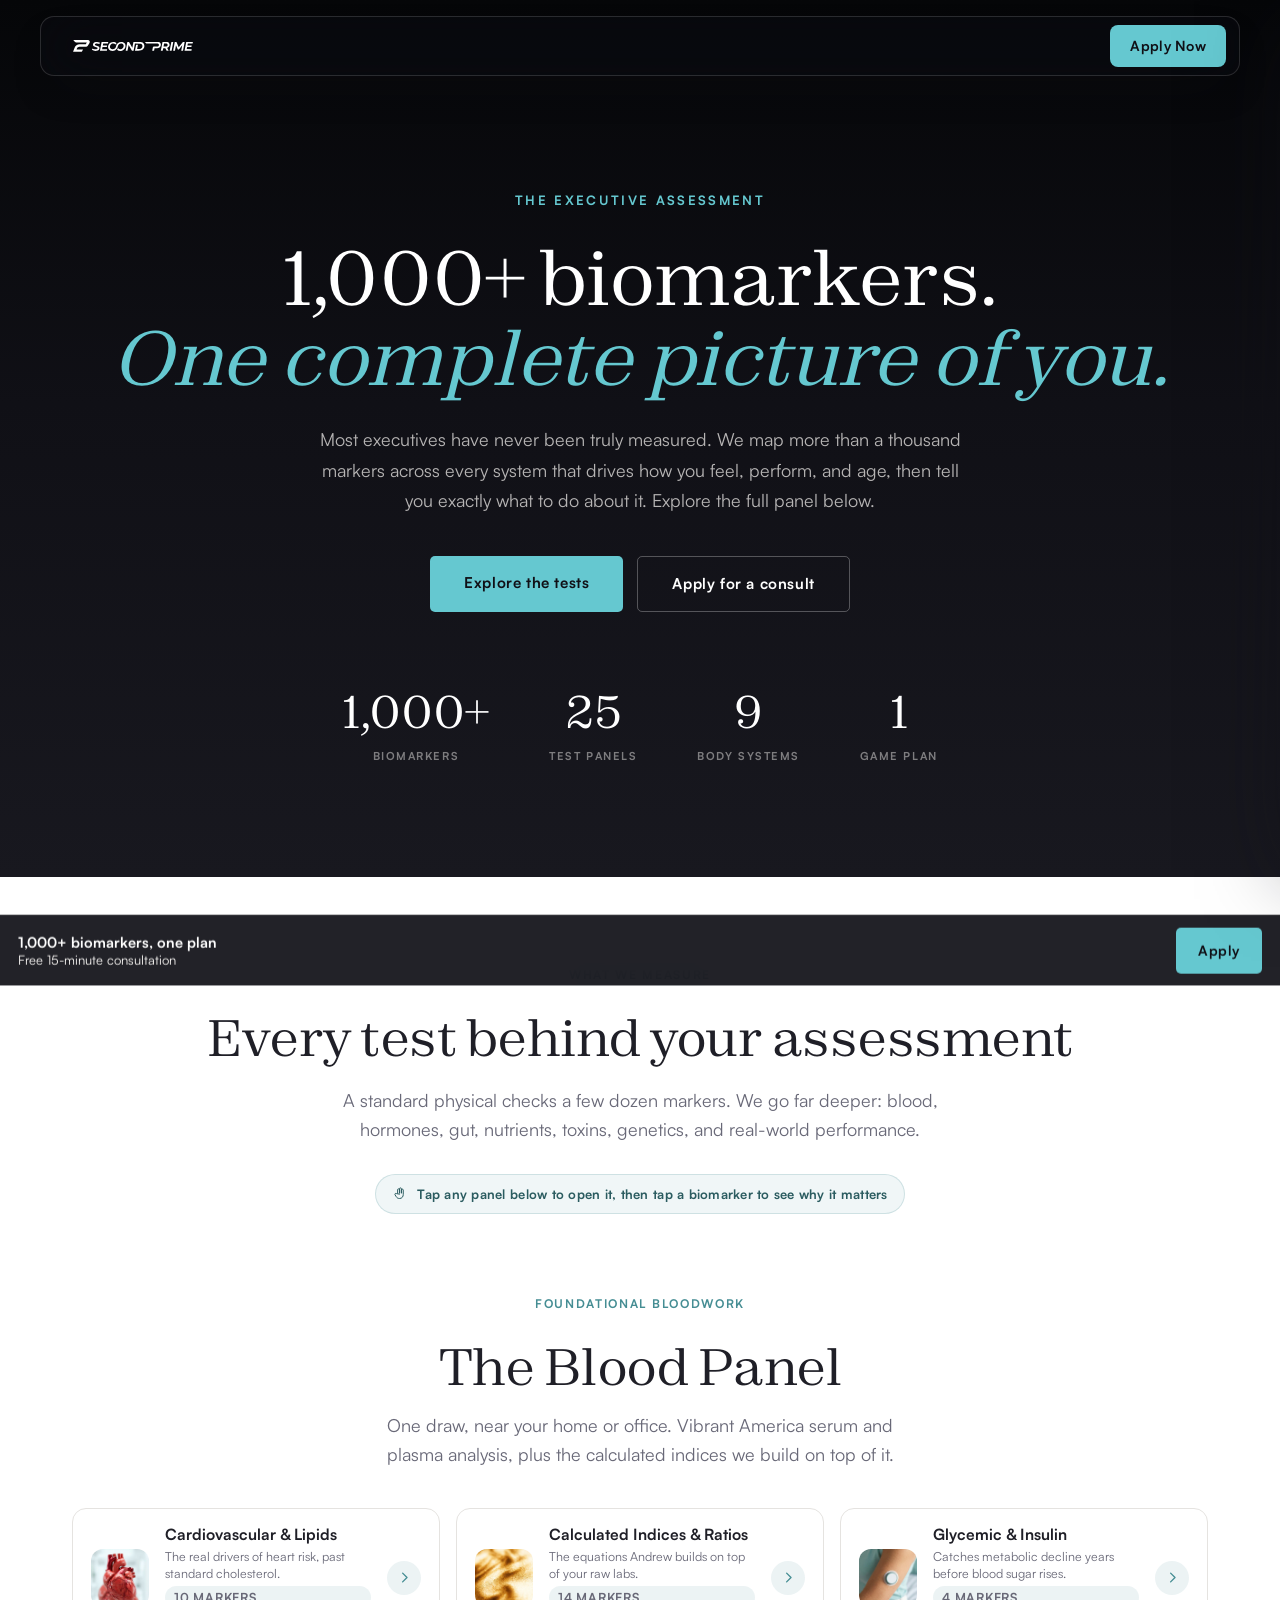
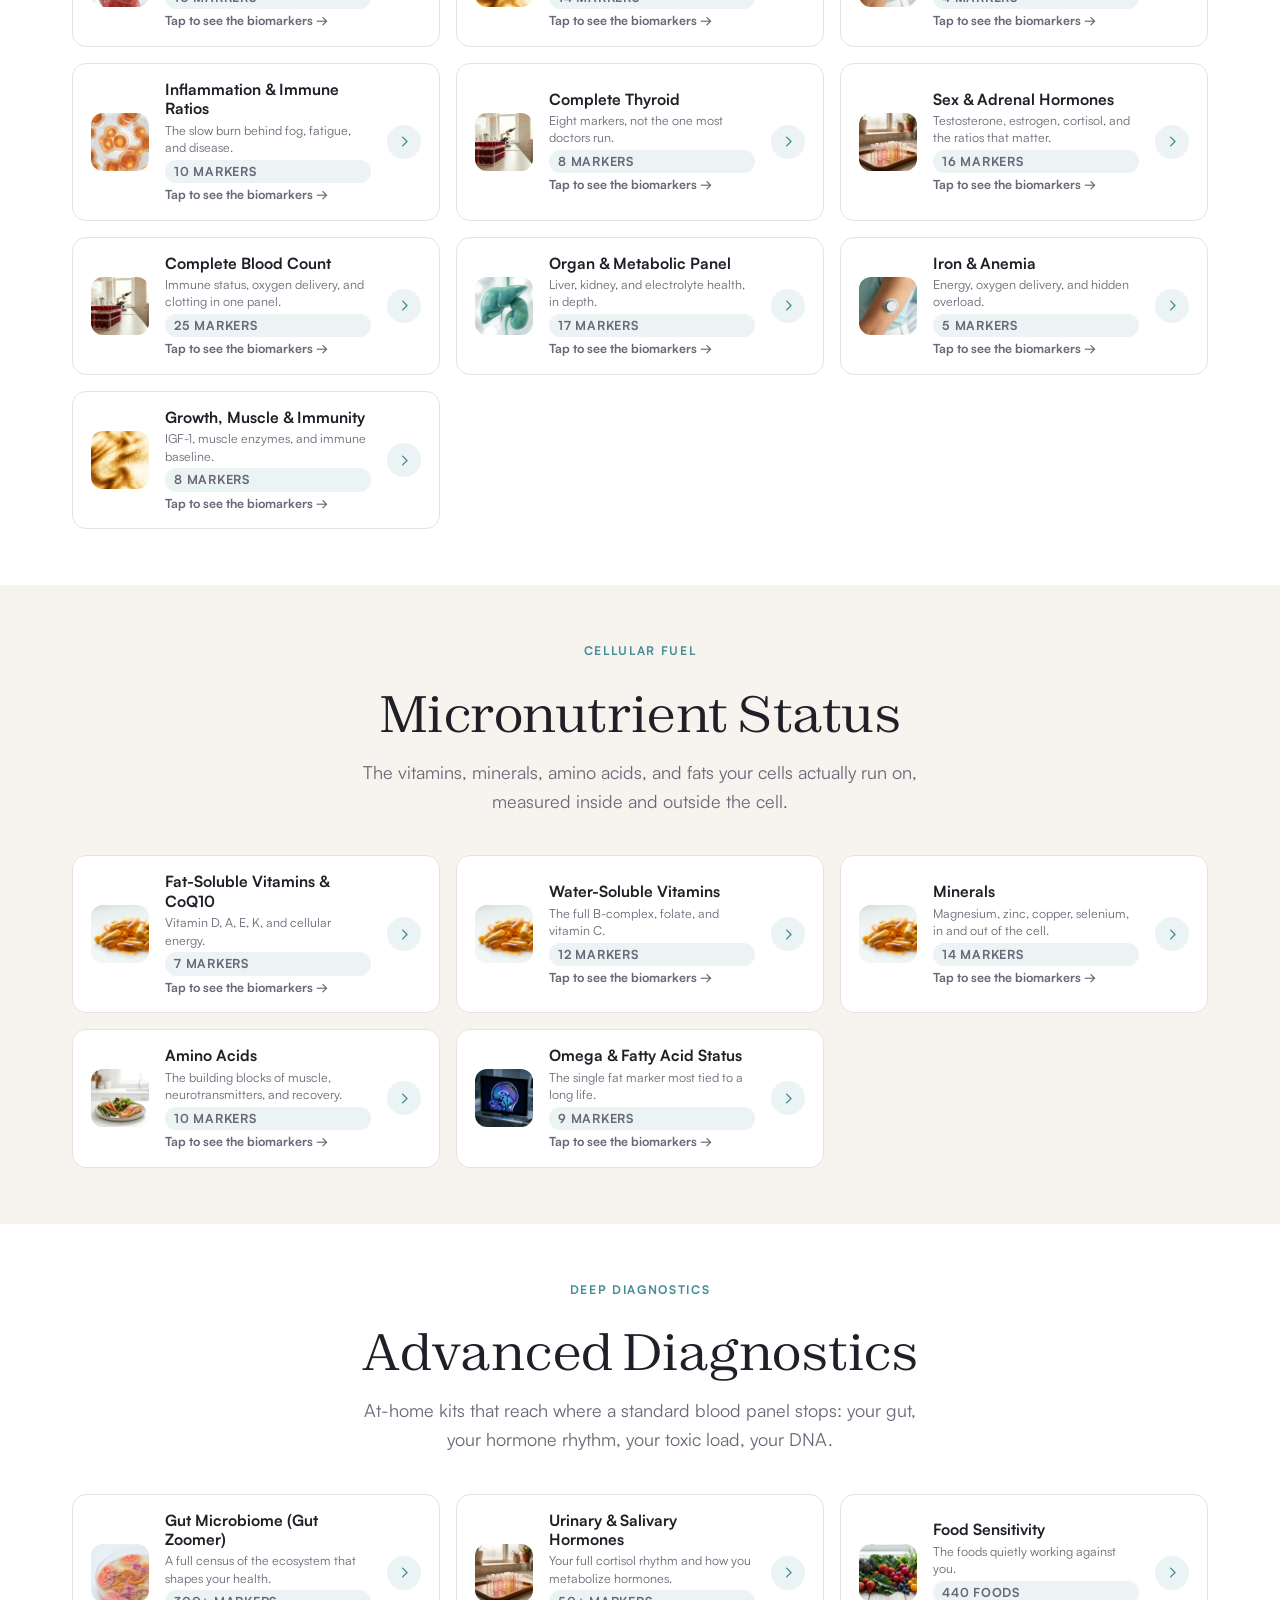
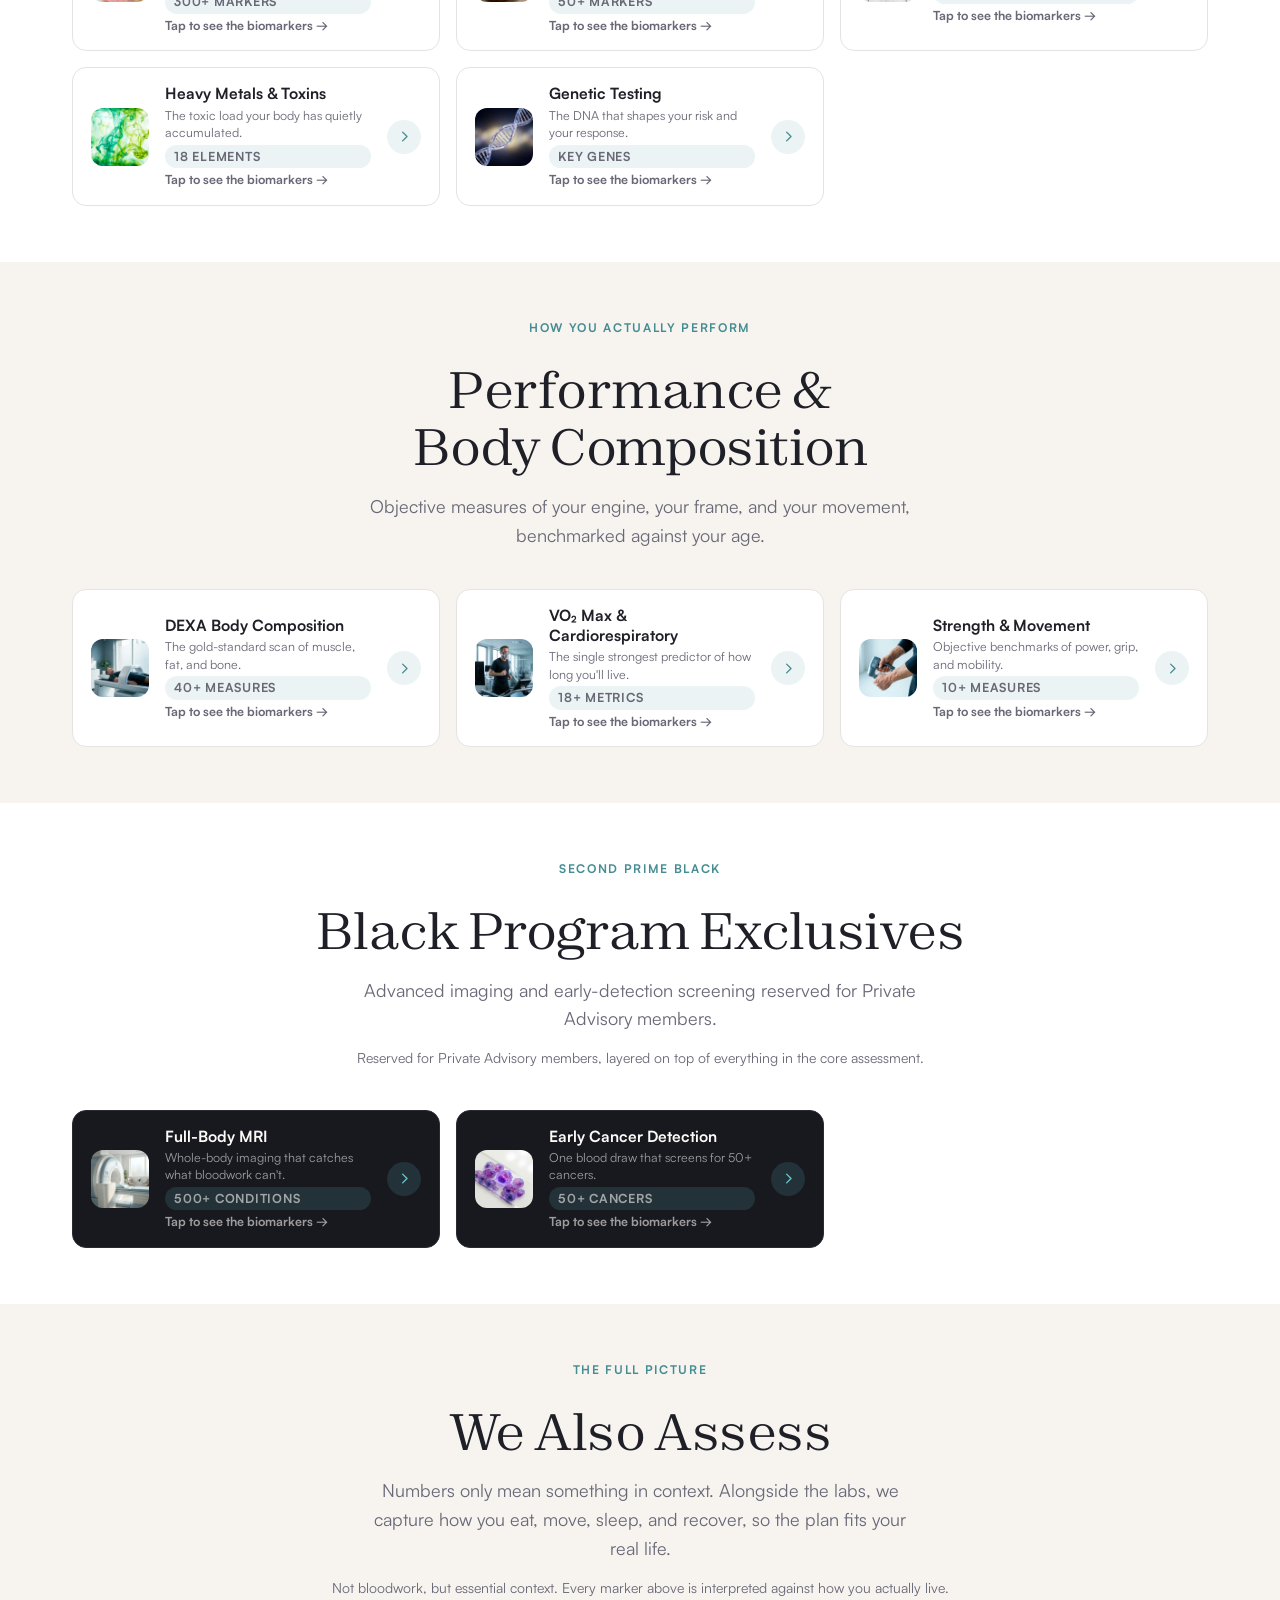
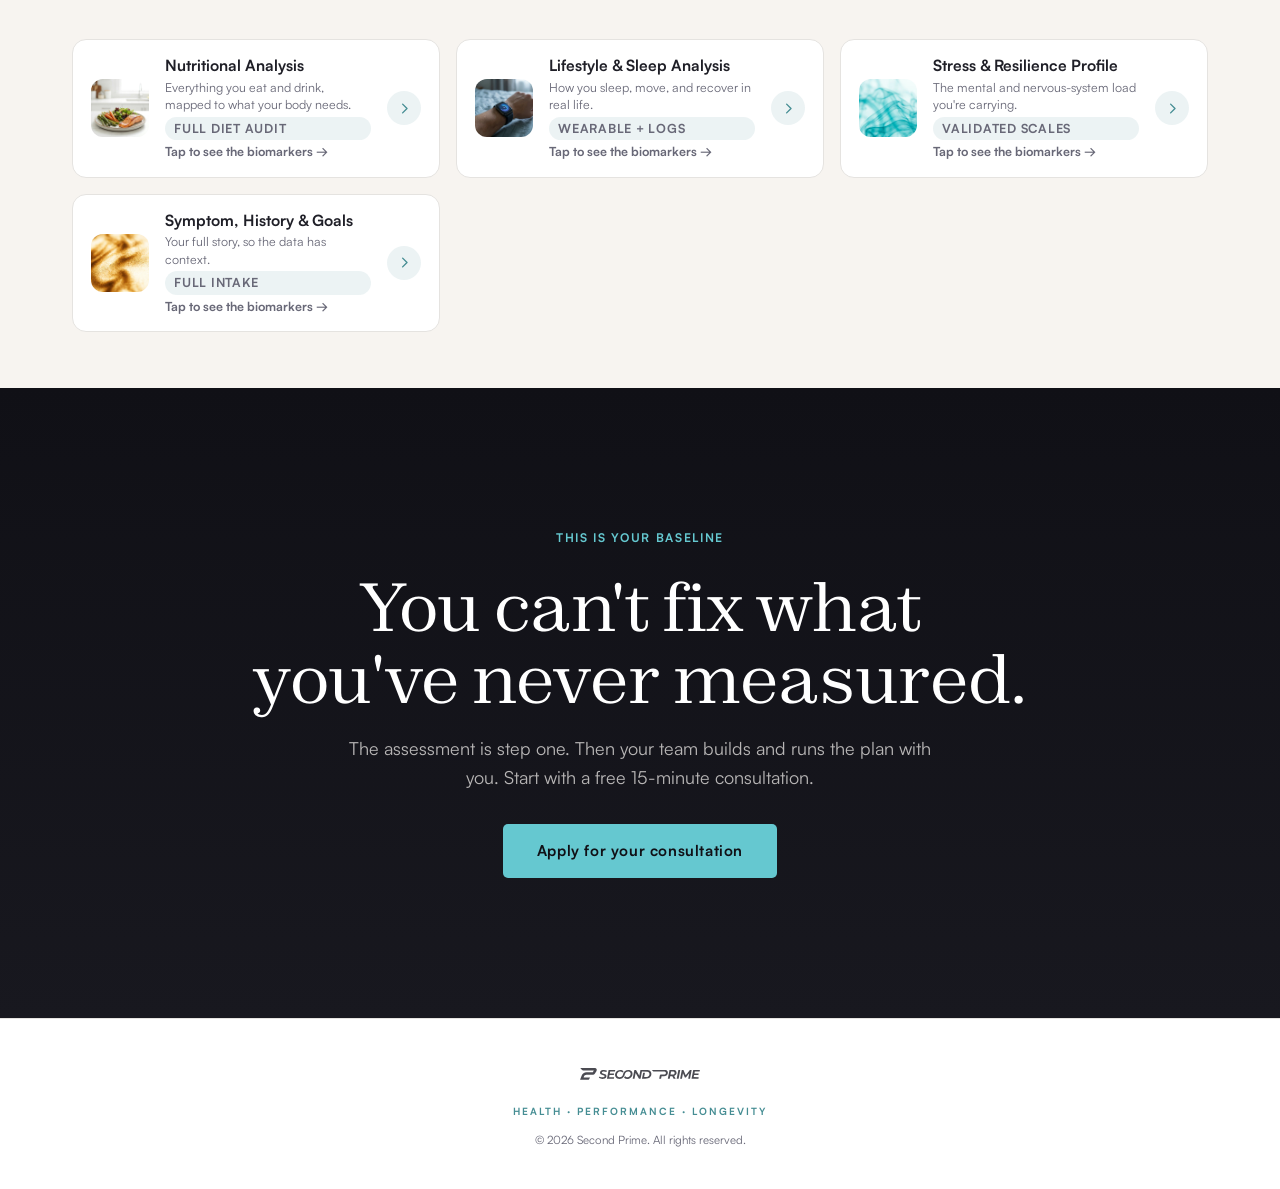
<file: index.html>
<!DOCTYPE html>
<html lang="en">
<head>
  <meta charset="UTF-8" />
  <meta name="viewport" content="width=device-width, initial-scale=1.0" />
  <title>The 1,000+ Biomarker Executive Assessment | Second Prime</title>
  <meta name="description" content="See every test and biomarker inside the Second Prime Executive Assessment. 1,000+ markers across blood, hormones, gut, genetics, and performance, and why each one matters for longevity and peak performance." />
  <link rel="canonical" href="https://tests.secondprime.io/" />
  <link rel="icon" type="image/png" sizes="32x32" href="assets/favicon-32.png?v=3" />
  <link rel="icon" type="image/png" sizes="16x16" href="assets/favicon-16.png?v=3" />
  <link rel="apple-touch-icon" href="assets/apple-touch-icon.png?v=3" />
  <meta name="theme-color" content="#101016" />
  <meta property="og:type" content="website" />
  <meta property="og:site_name" content="Second Prime" />
  <meta property="og:title" content="The 1,000+ Biomarker Executive Assessment | Second Prime" />
  <meta property="og:description" content="Explore every test and biomarker behind the Second Prime Executive Assessment, and why each one matters for longevity and peak performance." />
  <meta property="og:url" content="https://tests.secondprime.io/" />
  <meta property="og:image" content="https://tests.secondprime.io/assets/og-image.jpg" />
  <meta property="og:image:width" content="1200" />
  <meta property="og:image:height" content="630" />
  <meta name="twitter:card" content="summary_large_image" />
  <meta name="twitter:image" content="https://tests.secondprime.io/assets/og-image.jpg" />
  <script>
    document.documentElement.classList.add("js");
    // Always open this page at the top (disable browser scroll restoration / bfcache jump)
    if ('scrollRestoration' in history) history.scrollRestoration = 'manual';
    window.addEventListener('load', function () { if (!location.hash) window.scrollTo(0, 0); });
    window.addEventListener('pageshow', function () { if (!location.hash) window.scrollTo(0, 0); });
  </script>
  <link rel="stylesheet" href="css/styles.css?v=92" />

  <style>
    /* ============================================================
       EXECUTIVE ASSESSMENT LEAD MAGNET — page-specific styles.
       Extends brand tokens from css/styles.css. Funnel form styles
       (.ap-shell, .qstep, .opt, .fld …) come from funnel.css.
       ============================================================ */

    /* ---- Hero ---- */
    .ea-hero {
      background: linear-gradient(180deg, #050608, #101016 46%, #18181F);
      color: var(--sand-light); text-align: center;
      padding: 190px 0 110px; position: relative; overflow: hidden;
    }
    .ea-hero .container { position: relative; z-index: 2; }
    .ea-hero .hero-tag {
      display: block; font-size: 13px; font-weight: 700; letter-spacing: 0.18em;
      text-transform: uppercase; color: var(--teal-bright); margin-bottom: 26px;
    }
    .ea-hero h1 { color: #fff; margin-bottom: 6px; }
    .ea-hero h1 .accent { display: block; font-style: italic; color: var(--teal-bright); }
    .ea-hero .ea-sub {
      font-size: 18px; color: rgba(253,251,248,0.7);
      max-width: 660px; margin: 26px auto 40px; line-height: 1.7;
    }
    .ea-hero-cta { display: flex; gap: 14px; justify-content: center; flex-wrap: wrap; }
    .ea-hero-stats {
      display: flex; justify-content: center; gap: 60px; margin-top: 76px; flex-wrap: wrap;
    }
    .ea-hero-stats .num {
      font-family: var(--font-serif); font-size: 46px; line-height: 1; color: #fff;
      display: block; margin-bottom: 8px;
    }
    .ea-hero-stats .lbl {
      font-size: 11px; font-weight: 700; letter-spacing: 0.14em; text-transform: uppercase;
      color: rgba(253,251,248,0.45);
    }
    @media (max-width: 640px) {
      .ea-hero { padding: 150px 0 72px; }
      .ea-hero h1 { font-size: clamp(30px, 8.5vw, 42px); text-wrap: initial; }
      .ea-hero .ea-sub { font-size: 16px; margin: 20px auto 30px; }
      .ea-hero-stats { gap: 30px; margin-top: 48px; }
      .ea-hero-stats .num { font-size: 32px; }
    }

    /* ---- Intro / how-to ---- */
    .ea-intro { padding: 88px 0 24px; text-align: center; }
    .ea-intro .lead { margin: 20px auto 0; }
    .ea-hint {
      display: inline-flex; align-items: center; gap: 10px; margin-top: 30px;
      font-size: 13px; font-weight: 600; letter-spacing: 0.02em; color: var(--teal-deep);
      background: rgba(69,141,147,0.08); border: 1px solid rgba(69,141,147,0.2);
      padding: 9px 16px; border-radius: 999px;
    }
    .ea-hint svg { width: 15px; height: 15px; }

    /* ---- Group sections ---- */
    .ea-group { padding: 56px 0; }
    .ea-group:nth-of-type(even) { background: var(--bg-light); }
    .ea-group-head { max-width: 720px; margin: 0 auto 40px; text-align: center; }
    .ea-group-head .lead { margin: 16px auto 0; }

    /* ---- Category card grid ---- */
    .ea-grid { display: grid; grid-template-columns: repeat(3, 1fr); gap: 16px; max-width: 1160px; margin: 0 auto; }
    @media (max-width: 1040px) { .ea-grid { grid-template-columns: 1fr 1fr; } }
    @media (max-width: 620px) { .ea-grid { grid-template-columns: 1fr; } }

    .ea-card {
      position: relative; display: flex; align-items: center; gap: 16px; text-align: left;
      background: var(--white); border: 1px solid var(--border); border-radius: 14px;
      padding: 16px 18px; cursor: pointer; width: 100%; font: inherit; color: inherit;
      transition: border-color var(--dur-ui) var(--ease), transform var(--dur-ui) var(--ease), box-shadow var(--dur-ui) var(--ease);
    }
    .ea-card:hover { transform: translateY(-3px); border-color: rgba(69,141,147,0.4); box-shadow: 0 16px 40px rgba(22,23,25,0.08); }
    .ea-card:focus-visible { outline: 2px solid var(--teal); outline-offset: 3px; }
    .ea-card-ic { flex: none; width: 58px; height: 58px; border-radius: 12px; overflow: hidden; background: var(--bg-cool); }
    .ea-card-ic img { width: 100%; height: 100%; object-fit: cover; display: block; }
    .ea-card-body { flex: 1; min-width: 0; }
    .ea-card-body strong { display: block; font-size: 15.5px; font-weight: 600; line-height: 1.25; }
    .ea-card-body span { display: block; font-size: 12.5px; color: var(--gray); margin-top: 3px; line-height: 1.4; }
    .ea-card-meta { display: flex; align-items: center; gap: 8px; margin-top: 9px; flex-wrap: wrap; }
    .ea-count {
      font-size: 11px; font-weight: 700; letter-spacing: 0.06em; text-transform: uppercase;
      color: var(--teal-deep); background: rgba(69,141,147,0.1); padding: 3px 9px; border-radius: 999px;
    }
    .ea-open { font-size: 11.5px; font-weight: 700; color: var(--teal); }
    .ea-card:hover .ea-open { color: var(--teal-deep); }
    .ea-card.is-private .ea-open { color: var(--teal-bright); }

    /* Persistent disclosure chevron so the card always reads as tappable */
    .ea-card-go {
      flex: none; width: 34px; height: 34px; border-radius: 50%; display: grid; place-items: center;
      color: var(--teal); background: rgba(69,141,147,0.1);
      transition: background var(--dur-ui) var(--ease), transform var(--dur-ui) var(--ease), color var(--dur-ui) var(--ease);
    }
    .ea-card-go svg { width: 15px; height: 15px; }
    .ea-card:hover .ea-card-go { background: var(--teal); color: #fff; transform: translateX(2px); }
    .ea-card.is-private .ea-card-go { color: var(--teal-bright); background: rgba(101,200,208,0.14); }
    .ea-card.is-private:hover .ea-card-go { background: var(--teal-bright); color: #0F2F33; }

    /* Black-exclusive cards go dark, matching the site's private tiles */
    .ea-card.is-private { background: var(--near-black); border-color: #2A2A34; }
    .ea-card.is-private:hover { box-shadow: 0 16px 40px rgba(16,16,22,0.34); }
    .ea-card.is-private .ea-card-body strong { color: var(--sand-light); }
    .ea-card.is-private .ea-card-body span { color: rgba(247,244,240,0.6); }
    .ea-card.is-private .ea-count { color: var(--teal-bright); background: rgba(101,200,208,0.14); }
    .ea-card.is-private .ea-card-ic { background: #23232c; }

    /* ---- Drawer (side panel) ---- */
    .ea-overlay {
      position: fixed; inset: 0; z-index: 200; background: rgba(16,16,22,0.5);
      backdrop-filter: blur(3px); -webkit-backdrop-filter: blur(3px);
      opacity: 0; pointer-events: none; transition: opacity .35s var(--ease);
    }
    .ea-overlay.open { opacity: 1; pointer-events: auto; }
    .ea-drawer {
      position: fixed; top: 0; right: 0; z-index: 201; height: 100dvh; width: min(560px, 100%);
      background: var(--white); box-shadow: -30px 0 80px -30px rgba(16,16,22,0.5);
      display: flex; flex-direction: column; transform: translateX(102%);
      transition: transform .42s var(--ease);
    }
    .ea-drawer.open { transform: none; }
    .ea-drawer-head {
      position: relative; flex: none; padding: 30px 30px 24px; color: var(--sand-light);
      background: radial-gradient(120% 120% at 80% -10%, #33686E 0%, #23484D 60%, #1B3B40 100%) #23484D;
    }
    .ea-drawer.is-private .ea-drawer-head { background: radial-gradient(120% 120% at 80% -10%, #26262f 0%, #17171d 70%) #17171d; }
    .ea-drawer-eyebrow { font-size: 11px; font-weight: 700; letter-spacing: 0.14em; text-transform: uppercase; color: var(--teal-bright); }
    .ea-drawer-head h3 { font-family: var(--font-serif); font-weight: 400; font-size: 27px; line-height: 1.15; color: #fff; margin: 12px 0 8px; }
    .ea-drawer-head p { font-size: 14px; color: rgba(253,251,248,0.72); line-height: 1.5; max-width: 40ch; }
    .ea-drawer-lab { display: inline-block; margin-top: 16px; font-size: 11.5px; font-weight: 600; letter-spacing: 0.03em; color: rgba(253,251,248,0.6); border: 1px solid rgba(255,255,255,0.18); padding: 5px 12px; border-radius: 999px; }
    .ea-drawer-close {
      position: absolute; top: 22px; right: 22px; width: 38px; height: 38px; display: grid; place-items: center;
      border-radius: 10px; background: rgba(255,255,255,0.1); border: 1px solid rgba(255,255,255,0.2);
      color: #fff; cursor: pointer; transition: background var(--dur-ui), border-color var(--dur-ui);
    }
    .ea-drawer-close:hover { background: rgba(255,255,255,0.2); }
    .ea-drawer-list { flex: 1; overflow-y: auto; padding: 14px 22px 40px; }
    .ea-drawer-note { font-size: 12.5px; color: var(--gray); text-align: center; padding: 12px 10px 4px; }
    .ea-drawer-cta { display: block; text-align: center; max-width: 320px; margin: 16px auto 8px; }

    /* ---- Footer (self-contained, formerly from funnel.css) ---- */
    .apply-footer { border-top: 1px solid var(--border); padding: 40px 0; text-align: center; }
    .apply-footer .f-logo {
      width: 150px; height: 30px; margin: 0 auto 14px;
      color: var(--ink); background: currentColor; opacity: 0.8;
      -webkit-mask: url("assets/logo.svg") no-repeat center / contain;
              mask: url("assets/logo.svg") no-repeat center / contain;
    }
    .apply-footer .tagline { font-size: 10px; font-weight: 700; letter-spacing: 0.2em; text-transform: uppercase; color: var(--teal); margin-bottom: 12px; }
    .apply-footer .copy { font-size: 11.5px; color: var(--gray); }

    .ea-marker { border-bottom: 1px solid var(--border); }
    .ea-marker-btn {
      width: 100%; text-align: left; font: inherit; color: var(--ink); cursor: pointer;
      background: none; border: none; padding: 15px 8px 15px 4px; display: flex; align-items: flex-start; gap: 12px;
    }
    .ea-marker-btn:hover .ea-marker-name { color: var(--teal-deep); }
    .ea-marker-dot { flex: none; width: 7px; height: 7px; border-radius: 50%; background: var(--teal); margin-top: 7px; transition: transform var(--dur-ui); }
    .ea-marker.open .ea-marker-dot { transform: scale(1.5); }
    .ea-marker-main { flex: 1; min-width: 0; }
    .ea-marker-name { font-size: 15px; font-weight: 600; line-height: 1.3; transition: color var(--dur-ui); }
    .ea-marker-badge {
      display: inline-block; margin-left: 8px; vertical-align: 1px;
      font-size: 10.5px; font-weight: 700; letter-spacing: 0.03em; text-transform: uppercase;
      color: var(--teal-deep); background: rgba(69,141,147,0.1); padding: 2px 8px; border-radius: 999px;
      white-space: nowrap;
    }
    .ea-marker-what { display: block; font-size: 13px; color: var(--gray); margin-top: 3px; line-height: 1.45; }
    .ea-marker-caret { flex: none; color: var(--teal); font-size: 13px; margin-top: 3px; transition: transform var(--dur-ui) var(--ease); }
    .ea-marker.open .ea-marker-caret { transform: rotate(180deg); }
    .ea-marker-why { max-height: 0; overflow: hidden; transition: max-height .4s var(--ease); }
    .ea-marker-why-inner {
      padding: 2px 8px 18px 23px; font-size: 14px; line-height: 1.6; color: var(--ink);
    }
    .ea-why-tag { display: block; font-size: 10.5px; font-weight: 700; letter-spacing: 0.12em; text-transform: uppercase; color: var(--teal); margin-bottom: 7px; }
    @media (prefers-reduced-motion: reduce) { .ea-drawer, .ea-overlay, .ea-marker-why { transition: none; } }

    /* ---- Black band ---- */
    .ea-black-note {
      max-width: 760px; margin: 0 auto 8px; text-align: center;
      font-size: 14px; color: var(--gray);
    }


    /* ---- Sticky mobile CTA bar ---- */
    .ea-sticky {
      position: fixed; left: 0; right: 0; bottom: 0; z-index: 90;
      background: rgba(16,16,22,0.92); backdrop-filter: blur(14px); -webkit-backdrop-filter: blur(14px);
      border-top: 1px solid rgba(255,255,255,0.1);
      display: flex; align-items: center; justify-content: space-between; gap: 14px;
      padding: 12px 18px calc(12px + env(safe-area-inset-bottom));
      transform: translateY(120%); transition: transform .4s var(--ease);
    }
    .ea-sticky.show { transform: none; }
    .ea-sticky-txt { color: var(--sand-light); font-size: 13px; line-height: 1.3; }
    .ea-sticky-txt b { display: block; font-size: 14.5px; color: #fff; font-weight: 600; }
    .ea-sticky .btn { flex: none; padding: 12px 22px; }
    @media (prefers-reduced-motion: reduce) { .ea-sticky, .ea-drawer, .ea-overlay { transition: none; } }
  </style>
</head>
<body>

  <!-- ============ NAV (standalone landing page — no links back to the main site) ============ -->
  <header class="nav" id="nav">
    <div class="nav-inner">
      <a class="nav-logo" href="#top" aria-label="Second Prime"></a>
      <div class="nav-actions">
        <a class="btn-cta" href="apply.html">Apply Now</a>
      </div>
    </div>
  </header>

  <!-- ============ HERO ============ -->
  <section class="ea-hero" id="top">
    <div class="container">
      <span class="hero-tag">The Executive Assessment</span>
      <h1>1,000+ biomarkers.<span class="accent">One complete picture of you.</span></h1>
      <p class="ea-sub">Most executives have never been truly measured. We map more than a thousand markers across every system that drives how you feel, perform, and age, then tell you exactly what to do about it. Explore the full panel below.</p>
      <div class="ea-hero-cta">
        <a class="btn btn-teal btn-lg" href="#explore">Explore the tests</a>
        <a class="btn btn-outline btn-lg" href="apply.html" style="color:#fff;border-color:rgba(255,255,255,0.28)">Apply for a consult</a>
      </div>
      <div class="ea-hero-stats">
        <div><span class="num">1,000+</span><span class="lbl">Biomarkers</span></div>
        <div><span class="num" id="statPanels">25</span><span class="lbl">Test Panels</span></div>
        <div><span class="num">9</span><span class="lbl">Body Systems</span></div>
        <div><span class="num">1</span><span class="lbl">Game Plan</span></div>
      </div>
    </div>
  </section>

  <!-- ============ INTRO ============ -->
  <section class="ea-intro">
    <div class="container center">
      <span class="eyebrow">What we measure</span>
      <h2>Every test behind your assessment</h2>
      <p class="lead center" style="max-width:640px">A standard physical checks a few dozen markers. We go far deeper: blood, hormones, gut, nutrients, toxins, genetics, and real-world performance.</p>
      <span class="ea-hint">
        <svg viewBox="0 0 24 24" fill="none" aria-hidden="true"><path d="M9 11.5V6a1.5 1.5 0 0 1 3 0v5m0 0V4.5a1.5 1.5 0 0 1 3 0V11m0 0V6.5a1.5 1.5 0 0 1 3 0v7c0 3.5-2 6.5-6 6.5-2.5 0-4-1-5.2-2.8l-2-3.2a1.6 1.6 0 0 1 2.6-1.8L12 13" stroke="currentColor" stroke-width="1.6" stroke-linecap="round" stroke-linejoin="round"/></svg>
        Tap any panel below to open it, then tap a biomarker to see why it matters
      </span>
    </div>
  </section>

  <!-- ============ EXPLORER (rendered by JS) ============ -->
  <div id="explore"></div>

  <!-- ============ MID-PAGE CTA ============ -->
  <section class="footer-cta" style="background:linear-gradient(180deg,#101016,#18181F);color:var(--sand-light);text-align:center">
    <div class="container">
      <span class="eyebrow" style="color:var(--teal-bright)">This is your baseline</span>
      <h2 style="color:#fff;max-width:780px;margin:0 auto">You can't fix what you've never measured.</h2>
      <p class="lead" style="color:rgba(253,251,248,0.7);margin:20px auto 32px;max-width:600px">The assessment is step one. Then your team builds and runs the plan with you. Start with a free 15-minute consultation.</p>
      <a class="btn btn-teal btn-lg" href="apply.html">Apply for your consultation</a>
    </div>
  </section>

  <!-- ============ FOOTER ============ -->
  <footer class="apply-footer">
    <div class="f-logo" role="img" aria-label="Second Prime"></div>
    <p class="tagline">Health &middot; Performance &middot; Longevity</p>
    <p class="copy">&copy; 2026 Second Prime. All rights reserved.</p>
  </footer>

  <!-- ============ STICKY CTA BAR ============ -->
  <div class="ea-sticky" id="eaSticky">
    <div class="ea-sticky-txt"><b>1,000+ biomarkers, one plan</b>Free 15-minute consultation</div>
    <a class="btn btn-teal" href="apply.html">Apply</a>
  </div>

  <!-- ============ DRAWER ============ -->
  <div class="ea-overlay" id="eaOverlay"></div>
  <aside class="ea-drawer" id="eaDrawer" role="dialog" aria-modal="true" aria-labelledby="eaDrawerTitle">
    <div class="ea-drawer-head">
      <button class="ea-drawer-close" id="eaDrawerClose" aria-label="Close">
        <svg width="16" height="16" viewBox="0 0 16 16" fill="none" aria-hidden="true"><path d="M3 3l10 10M13 3L3 13" stroke="currentColor" stroke-width="1.7" stroke-linecap="round"/></svg>
      </button>
      <span class="ea-drawer-eyebrow" id="eaDrawerEyebrow"></span>
      <h3 id="eaDrawerTitle"></h3>
      <p id="eaDrawerTagline"></p>
      <span class="ea-drawer-lab" id="eaDrawerLab"></span>
    </div>
    <div class="ea-drawer-list" id="eaDrawerList"></div>
  </aside>

  <script src="js/assessment-data.js"></script>
  <script>
  (function () {
    var data = window.SP_ASSESSMENT;
    var explore = document.getElementById('explore');

    /* ---------- Render group sections + category cards ---------- */
    function esc(s){ return String(s).replace(/[&<>"]/g, function(c){ return {'&':'&amp;','<':'&lt;','>':'&gt;','"':'&quot;'}[c]; }); }
    function sumCount(cat){ return cat.markers.reduce(function(a,m){ return a + (m.c || 1); }, 0); }
    function cardCount(cat){ return cat.countLabel || (sumCount(cat) + ' markers'); }

    data.groups.forEach(function (g) {
      var cats = data.categories.filter(function (c) { return c.group === g.id; });
      if (!cats.length) return;

      var sec = document.createElement('section');
      sec.className = 'ea-group';
      var cardsHtml = cats.map(function (c) {
        return '<button class="ea-card' + (c.private ? ' is-private' : '') + '" data-cat="' + c.id + '">' +
          '<span class="ea-card-ic"><img src="assets/tiles/' + c.tile + '?v=3" alt="" loading="lazy" /></span>' +
          '<span class="ea-card-body">' +
            '<strong>' + esc(c.name) + '</strong>' +
            '<span>' + esc(c.tagline) + '</span>' +
            '<span class="ea-card-meta"><span class="ea-count">' + esc(cardCount(c)) + '</span><span class="ea-open">Tap to see the biomarkers &rarr;</span></span>' +
          '</span>' +
          '<span class="ea-card-go" aria-hidden="true"><svg viewBox="0 0 24 24" fill="none"><path d="M9 5l7 7-7 7" stroke="currentColor" stroke-width="2.2" stroke-linecap="round" stroke-linejoin="round"/></svg></span>' +
        '</button>';
      }).join('');

      sec.innerHTML =
        '<div class="container">' +
          '<div class="ea-group-head">' +
            '<span class="eyebrow">' + esc(g.eyebrow) + '</span>' +
            '<h2>' + esc(g.title) + '</h2>' +
            '<p class="lead center">' + esc(g.lead) + '</p>' +
            (g.note ? '<p class="ea-black-note" style="margin-top:14px">' + esc(g.note) + '</p>' : '') +
          '</div>' +
          '<div class="ea-grid">' + cardsHtml + '</div>' +
        '</div>';
      explore.appendChild(sec);
    });

    // Dynamic panel count in the hero (lab panels, excluding the "We Also Assess" group)
    var statPanels = document.getElementById('statPanels');
    if (statPanels) statPanels.textContent = data.categories.filter(function (c) { return c.group !== 'also'; }).length;

    /* ---------- Drawer logic ---------- */
    var overlay = document.getElementById('eaOverlay');
    var drawer = document.getElementById('eaDrawer');
    var closeBtn = document.getElementById('eaDrawerClose');
    var listEl = document.getElementById('eaDrawerList');
    var lastFocus = null;

    function openDrawer(cat) {
      lastFocus = document.activeElement;
      drawer.classList.toggle('is-private', !!cat.private);
      document.getElementById('eaDrawerEyebrow').textContent = cat.lab || '';
      document.getElementById('eaDrawerTitle').textContent = cat.name;
      document.getElementById('eaDrawerTagline').textContent = cat.tagline;
      var labEl = document.getElementById('eaDrawerLab');
      labEl.textContent = cat.countLabel || (sumCount(cat) + ' biomarkers');

      listEl.innerHTML = cat.markers.map(function (m, i) {
        var badge = m.cl ? m.cl : (m.c && m.c > 1 ? m.c + ' markers' : '');
        var badgeHtml = badge ? '<span class="ea-marker-badge">' + esc(badge) + '</span>' : '';
        var body = m.why
          ? '<span class="ea-why-tag">Why it matters for longevity &amp; performance</span>' + esc(m.why)
          : esc(m.w);
        return '<div class="ea-marker" data-i="' + i + '">' +
          '<button class="ea-marker-btn" aria-expanded="false">' +
            '<span class="ea-marker-dot"></span>' +
            '<span class="ea-marker-main">' +
              '<span class="ea-marker-name">' + esc(m.n) + badgeHtml + '</span>' +
              '<span class="ea-marker-what">' + esc(m.w) + '</span>' +
            '</span>' +
            '<span class="ea-marker-caret" aria-hidden="true">&#9662;</span>' +
          '</button>' +
          '<div class="ea-marker-why"><div class="ea-marker-why-inner">' + body + '</div></div>' +
        '</div>';
      }).join('') + '<p class="ea-drawer-note">This is a representative list. Your full report details every marker with your personal results and optimal targets.</p>' +
        '<a class="btn btn-teal ea-drawer-cta" href="apply.html">Apply for your consultation</a>';

      overlay.classList.add('open');
      drawer.classList.add('open');
      document.body.style.overflow = 'hidden';
      closeBtn.focus();
    }

    function closeDrawer() {
      overlay.classList.remove('open');
      drawer.classList.remove('open');
      document.body.style.overflow = '';
      if (lastFocus) lastFocus.focus();
    }

    // Card click -> open drawer
    explore.addEventListener('click', function (e) {
      var card = e.target.closest('.ea-card');
      if (!card) return;
      var cat = data.categories.find(function (c) { return c.id === card.getAttribute('data-cat'); });
      if (cat) openDrawer(cat);
    });

    // Marker accordion inside drawer
    listEl.addEventListener('click', function (e) {
      var btn = e.target.closest('.ea-marker-btn');
      if (!btn) return;
      var marker = btn.closest('.ea-marker');
      var why = marker.querySelector('.ea-marker-why');
      var isOpen = marker.classList.toggle('open');
      btn.setAttribute('aria-expanded', isOpen ? 'true' : 'false');
      why.style.maxHeight = isOpen ? (why.scrollHeight + 'px') : '0';
    });

    overlay.addEventListener('click', closeDrawer);
    closeBtn.addEventListener('click', closeDrawer);
    document.addEventListener('keydown', function (e) { if (e.key === 'Escape' && drawer.classList.contains('open')) closeDrawer(); });

    /* ---------- Sticky CTA: show once past the hero ---------- */
    var sticky = document.getElementById('eaSticky');
    function onScroll() {
      sticky.classList.toggle('show', window.scrollY > window.innerHeight * 0.9);
    }
    window.addEventListener('scroll', onScroll, { passive: true });
    onScroll();

    /* ---------- Reveal-on-scroll for cards ---------- */
    if ('IntersectionObserver' in window && !matchMedia('(prefers-reduced-motion: reduce)').matches) {
      var io = new IntersectionObserver(function (entries) {
        entries.forEach(function (en) { if (en.isIntersecting) { en.target.style.opacity = 1; en.target.style.transform = 'none'; io.unobserve(en.target); } });
      }, { threshold: 0.08 });
      requestAnimationFrame(function () {
        document.querySelectorAll('.ea-card').forEach(function (c, i) {
          c.style.opacity = 0; c.style.transform = 'translateY(20px)';
          c.style.transition = 'opacity .6s cubic-bezier(.16,1,.3,1) ' + ((i % 3) * 0.05) + 's, transform .6s cubic-bezier(.16,1,.3,1) ' + ((i % 3) * 0.05) + 's';
          io.observe(c);
        });
      });
    }
  })();
  </script>

  <!-- ============ NAV + FUNNEL FORM BEHAVIOR ============ -->
  <script>
    // Nav scroll state (standalone page, no mobile menu)
    (function () {
      var nav = document.getElementById('nav');
      function onScroll(){ nav.classList.toggle('scrolled', window.scrollY > 40); }
      window.addEventListener('scroll', onScroll, { passive: true }); onScroll();
    })();
  </script>

</body>
</html>
</file>
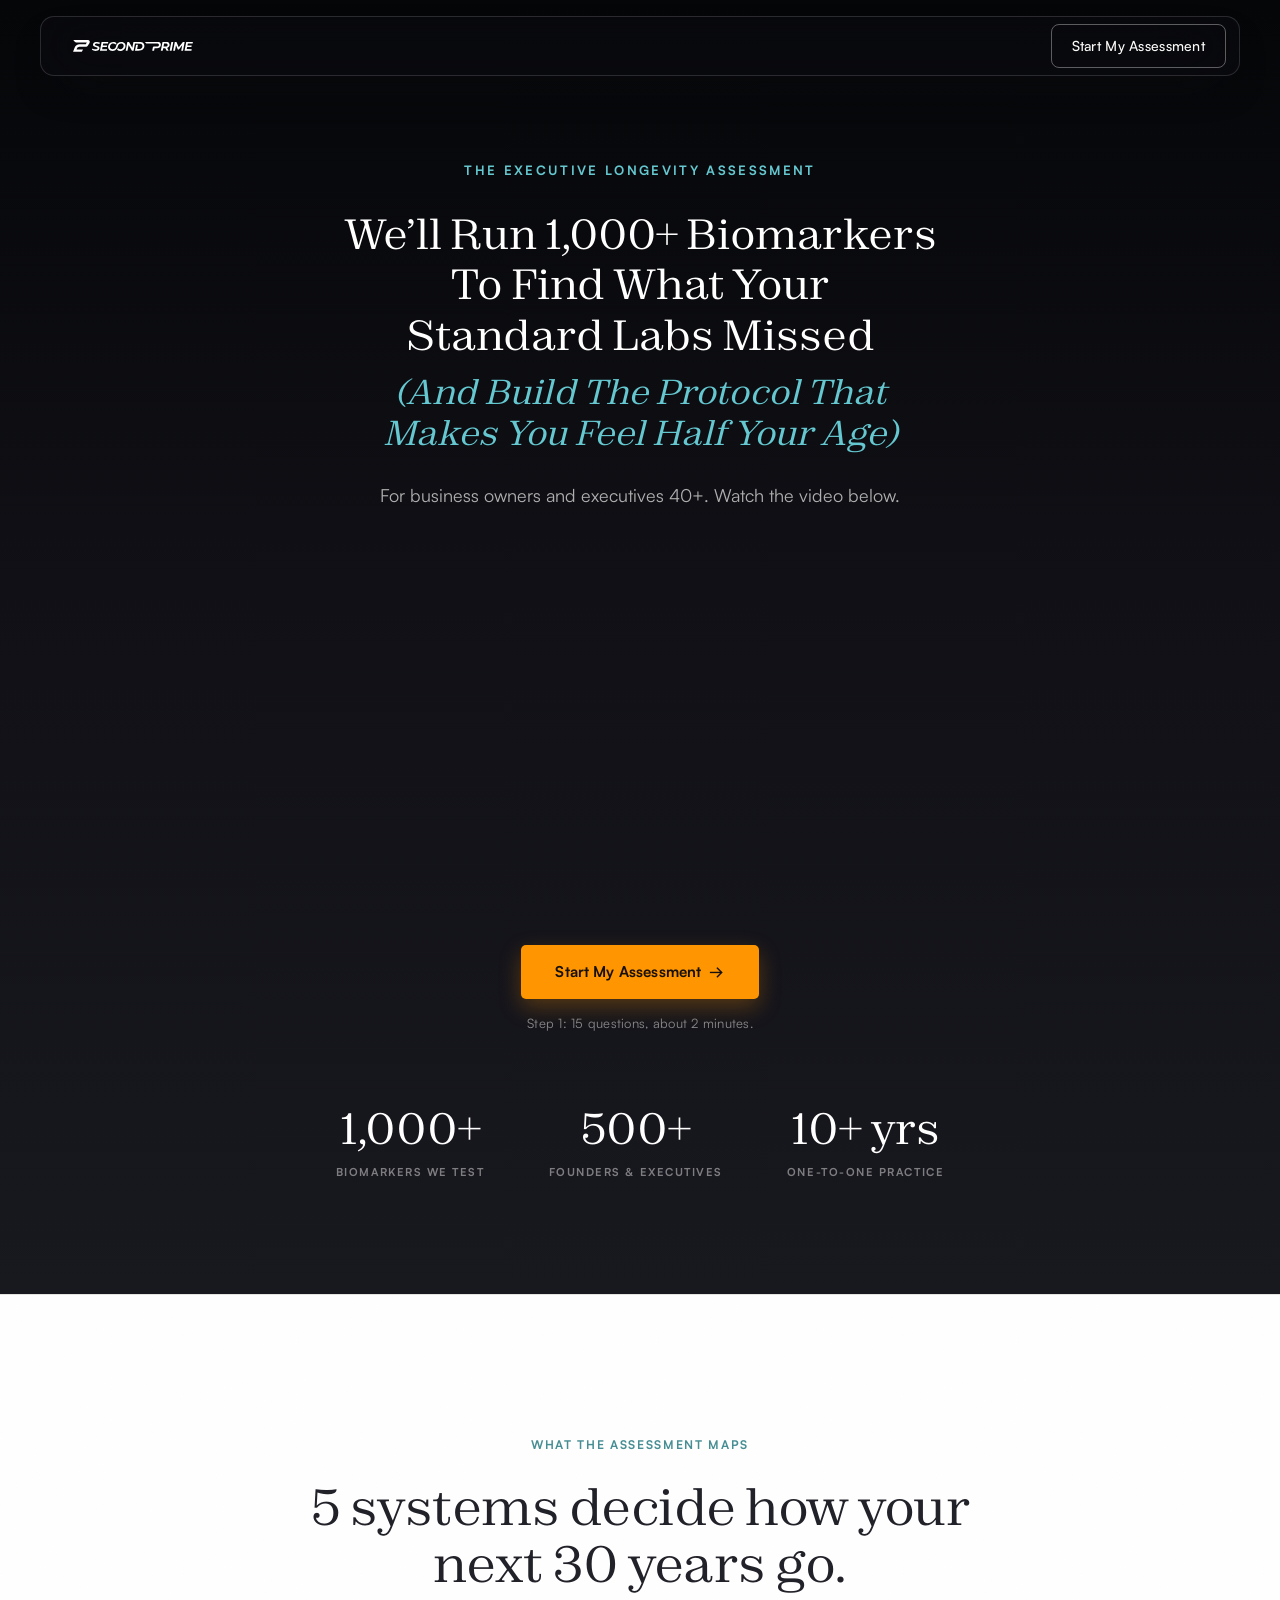
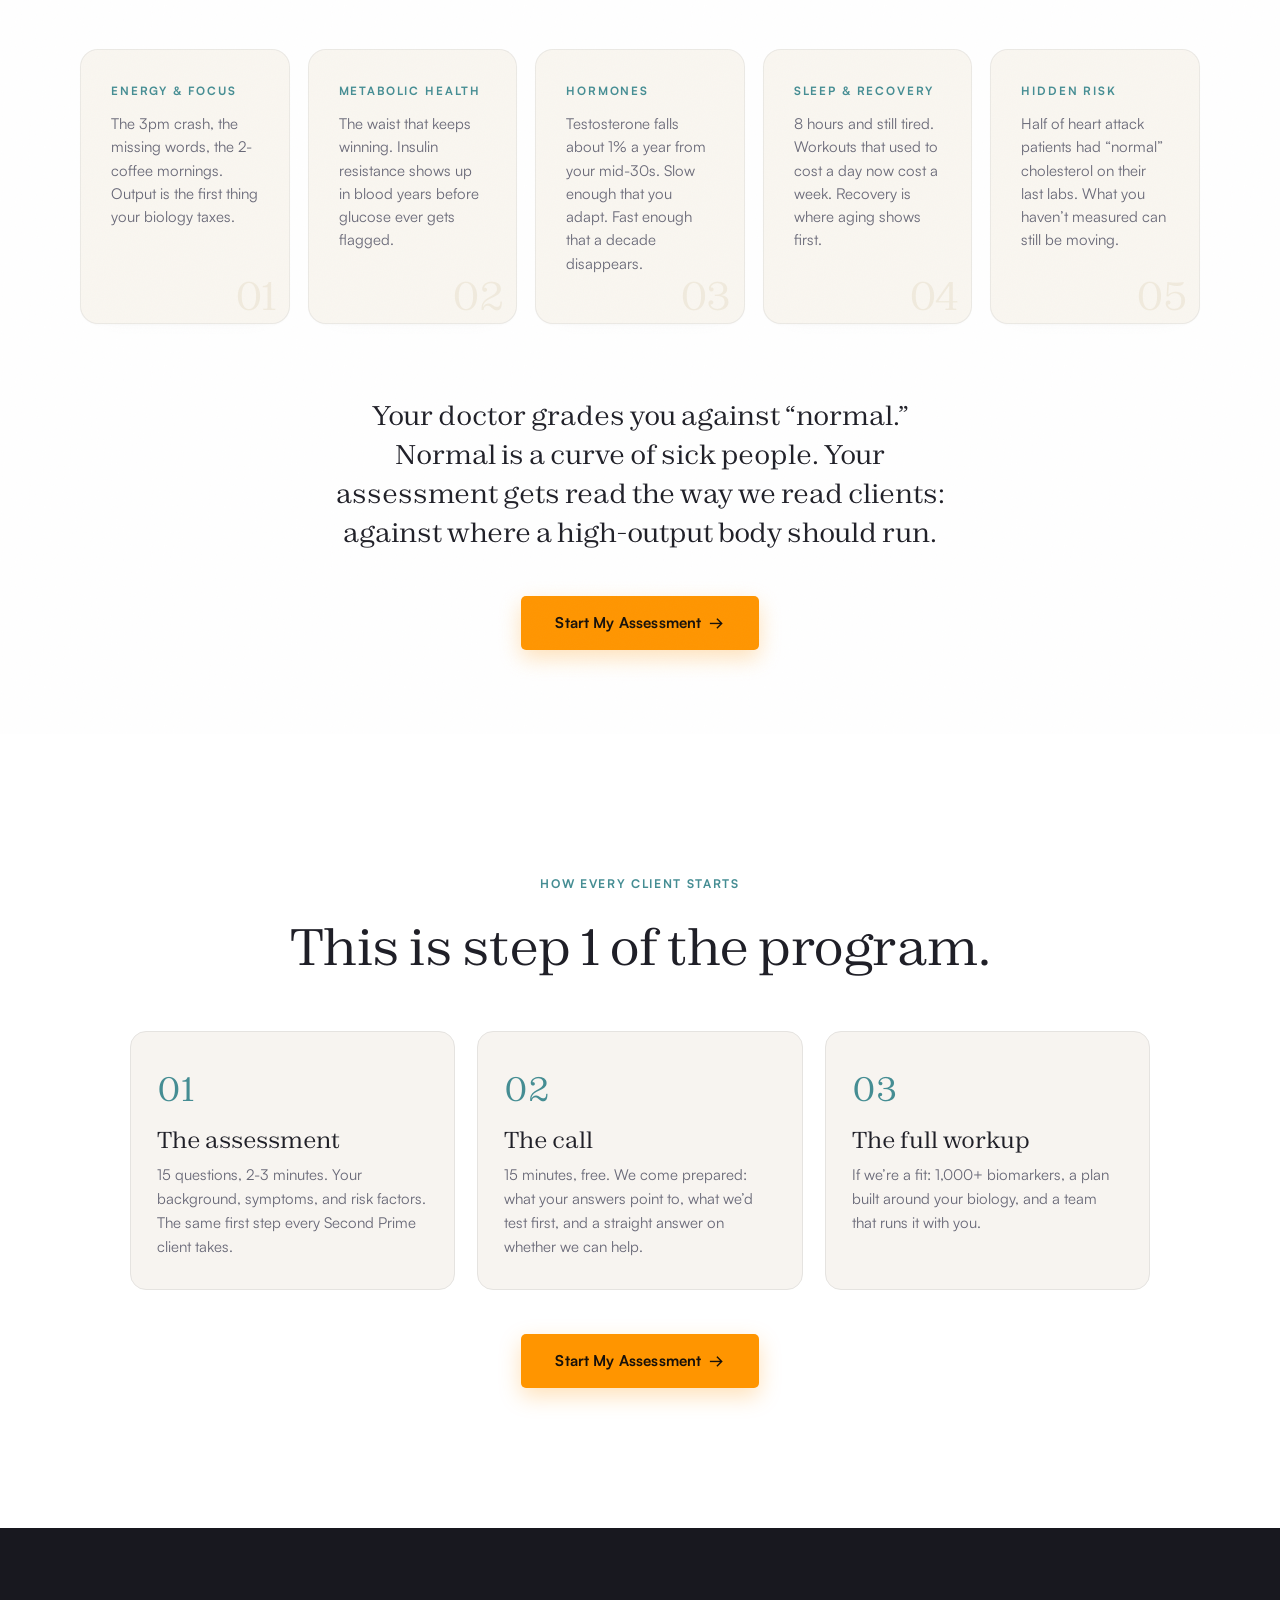
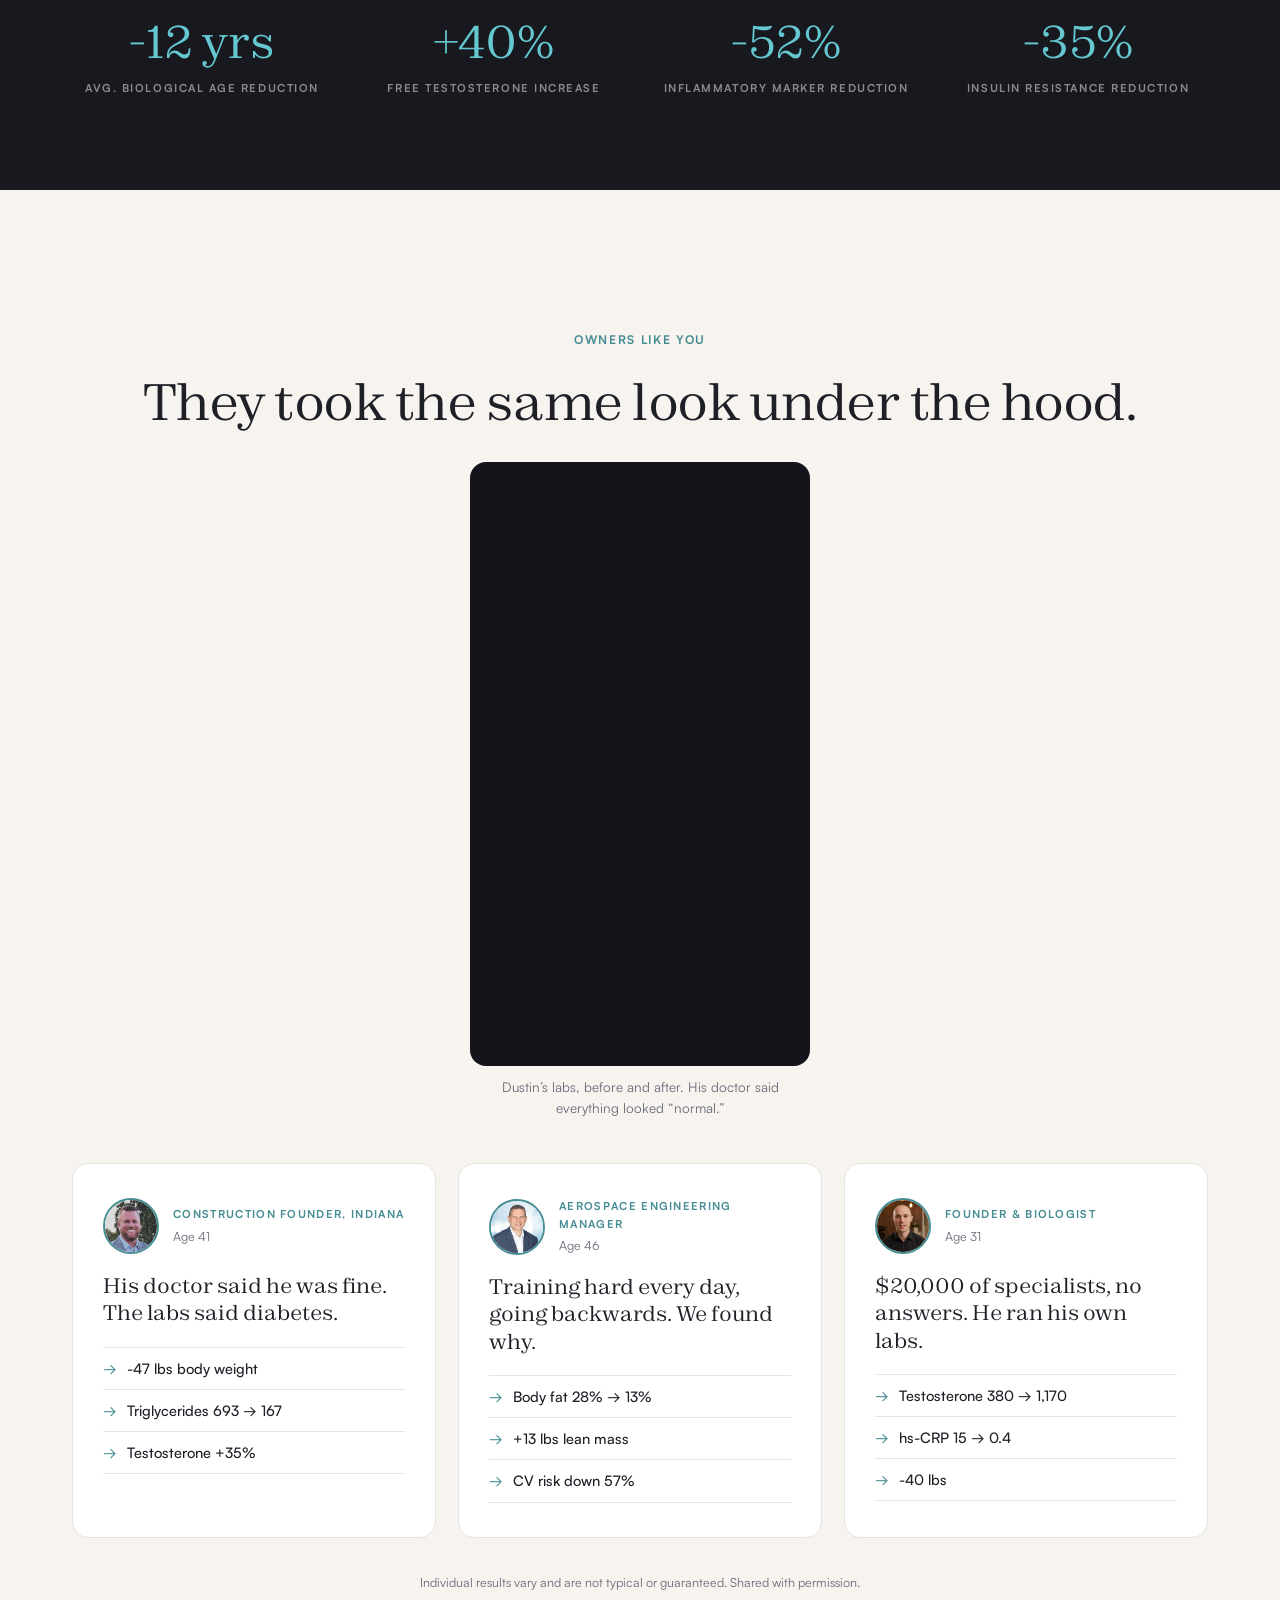
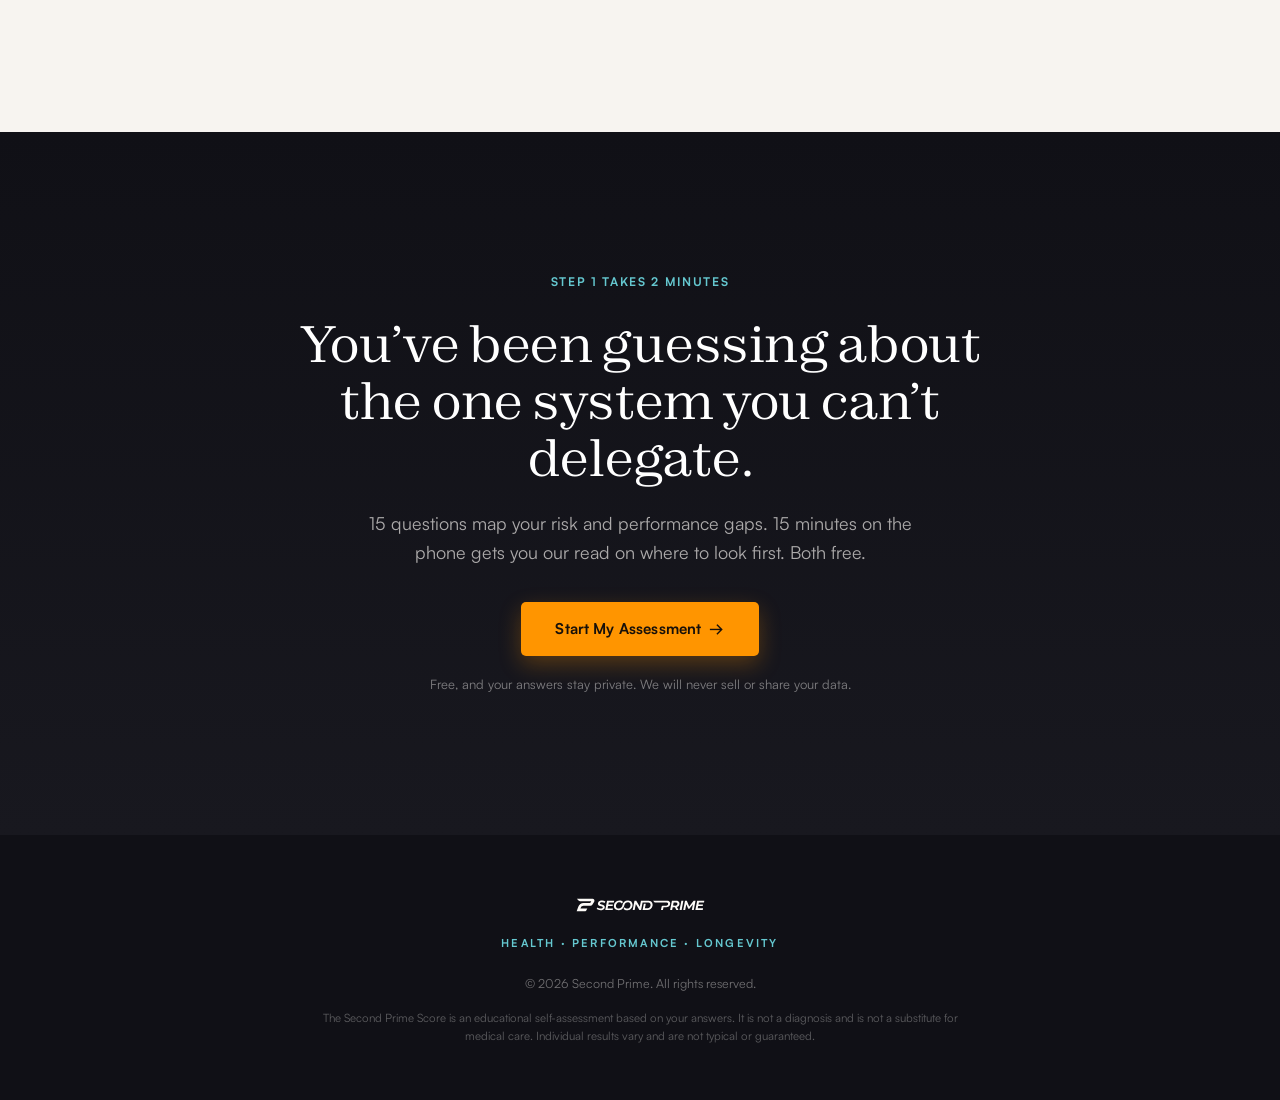
<file: assessment-funnel/index.html>
<!DOCTYPE html>
<html lang="en">
<head>
  <meta charset="UTF-8" />
  <meta name="viewport" content="width=device-width, initial-scale=1.0" />
  <title>Second Prime | Your Doctor Says You're Fine. You Know You're Not.</title>
  <meta name="robots" content="noindex, nofollow" />
  <meta name="description" content="The Executive Longevity Assessment for business owners and executives 40+. 15 questions map your risk and performance gaps, then a free 15-minute call with our read on where to look first." />
  <link rel="icon" type="image/png" sizes="32x32" href="assets/favicon-32.png" />
  <link rel="icon" type="image/png" sizes="16x16" href="assets/favicon-16.png" />
  <meta name="theme-color" content="#101016" />
  <meta property="og:type" content="website" />
  <meta property="og:site_name" content="Second Prime" />
  <meta property="og:title" content="Your doctor says you're fine. You know you're not." />
  <meta property="og:description" content="The Executive Longevity Assessment. 15 questions map your risk and performance gaps, then a free 15-minute call: what we'd test first, and whether we can help." />
  <meta property="og:image" content="assets/og-image.jpg" />
  <meta name="twitter:card" content="summary_large_image" />
  <script>document.documentElement.classList.add("js");</script>
  <link rel="stylesheet" href="css/styles.css?v=1" />
  <link rel="stylesheet" href="css/funnel.css?v=11" />
  <link rel="stylesheet" href="css/assess.css?v=34" />
  <!-- Meta pixel (Amartinco LLC's Pixel). Neutral event names only, per Meta health-advertiser rules. -->
  <script>
  (function () {
    if (/^(localhost|127\.0\.0\.1|tests\.secondprime\.io)$|github\.io$/.test(location.hostname)) return; // no pixel on local/test previews
    !function(f,b,e,v,n,t,s){if(f.fbq)return;n=f.fbq=function(){n.callMethod?n.callMethod.apply(n,arguments):n.queue.push(arguments)};if(!f._fbq)f._fbq=n;n.push=n;n.loaded=!0;n.version='2.0';n.queue=[];t=b.createElement(e);t.async=!0;t.src=v;s=b.getElementsByTagName(e)[0];s.parentNode.insertBefore(t,s)}(window,document,'script','https://connect.facebook.net/en_US/fbevents.js');
    fbq('init', '500535282073021');
    fbq('track', 'PageView');
  })();
  </script>
  <!-- First-party tracking (our own database, separate from the pixel). See TRACKING.md. -->
  <script src="js/experiments.js?v=1"></script>
  <script src="js/track.js?v=4"></script>
</head>
<body class="as-land">

  <!-- ============ NAV ============ -->
  <header class="nav" id="nav">
    <div class="nav-inner">
      <span class="nav-logo" role="img" aria-label="Second Prime"></span>
      <nav class="nav-links"></nav>
      <div class="nav-actions">
        <a class="btn-cta btn-ghost" data-cta="nav" href="assessment.html">Start My Assessment</a>
      </div>
    </div>
  </header>

  <!-- ============ HERO ============ -->
  <section class="f-hero as-hero" id="top">
    <div class="container">
      <div class="reveal in">
        <span class="hero-tag">The Executive Longevity Assessment</span>
        <h1 class="as-h1-long">We&rsquo;ll Run 1,000+ Biomarkers To Find What Your Standard Labs Missed <span class="accent">(And Build The Protocol That Makes You Feel Half Your Age)</span></h1>
        <p class="f-hero-sub">For business owners and executives 40+. Watch the video below.</p>

        <!-- ============ LANDING VIDEO (Vimeo) ============ -->
        <div class="as-video reveal in" id="landingVideo">
          <div style="padding:56.25% 0 0 0;position:relative;border-radius:16px;overflow:hidden;"><iframe src="https://player.vimeo.com/video/1176372724?badge=0&amp;autopause=0&amp;player_id=0&amp;app_id=58479" frameborder="0" allow="autoplay; fullscreen; picture-in-picture; clipboard-write; encrypted-media; web-share" referrerpolicy="strict-origin-when-cross-origin" style="position:absolute;top:0;left:0;width:100%;height:100%;" title="Second Prime"></iframe></div>
        </div>
        <script src="https://player.vimeo.com/api/player.js"></script>

        <a class="btn btn-teal btn-lg as-cta" data-cta="hero" href="assessment.html">Start My Assessment&ensp;&rarr;</a>
        <p class="f-hero-note">Step 1: 15 questions, about 2 minutes.</p>
        <div class="f-hero-stats">
          <div><span class="num">1,000+</span><span class="lbl">Biomarkers We Test</span></div>
          <div><span class="num">500+</span><span class="lbl">Founders &amp; Executives</span></div>
          <div><span class="num">10+ yrs</span><span class="lbl">One-to-One Practice</span></div>
        </div>
      </div>
    </div>
  </section>

  <!-- ============ THE 5 SYSTEMS ============ -->
  <section class="gap" id="systems">
    <div class="container">
      <div class="so-head center reveal">
        <span class="eyebrow">What the Assessment Maps</span>
        <h2>5 systems decide how your<br />next 30 years go.</h2>
      </div>
      <div class="so-grid as-grid5">
        <article class="so-card reveal">
          <span class="so-num" aria-hidden="true">01</span>
          <span class="so-label">Energy &amp; Focus</span>
          <p class="so-desc">The 3pm crash, the missing words, the 2-coffee mornings. Output is the first thing your biology taxes.</p>
        </article>
        <article class="so-card reveal">
          <span class="so-num" aria-hidden="true">02</span>
          <span class="so-label">Metabolic Health</span>
          <p class="so-desc">The waist that keeps winning. Insulin resistance shows up in blood years before glucose ever gets flagged.</p>
        </article>
        <article class="so-card reveal">
          <span class="so-num" aria-hidden="true">03</span>
          <span class="so-label">Hormones</span>
          <p class="so-desc">Testosterone falls about 1% a year from your mid-30s. Slow enough that you adapt. Fast enough that a decade disappears.</p>
        </article>
        <article class="so-card reveal">
          <span class="so-num" aria-hidden="true">04</span>
          <span class="so-label">Sleep &amp; Recovery</span>
          <p class="so-desc">8 hours and still tired. Workouts that used to cost a day now cost a week. Recovery is where aging shows first.</p>
        </article>
        <article class="so-card reveal">
          <span class="so-num" aria-hidden="true">05</span>
          <span class="so-label">Hidden Risk</span>
          <p class="so-desc">Half of heart attack patients had &ldquo;normal&rdquo; cholesterol on their last labs. What you haven&rsquo;t measured can still be moving.</p>
        </article>
      </div>
      <p class="f-turn reveal">Your doctor grades you against &ldquo;normal.&rdquo; Normal is a curve of sick people. Your assessment gets read the way we read clients: against where a high-output body should run.</p>
      <div class="f-section-cta reveal">
        <a class="btn btn-dark btn-lg as-cta" data-cta="mid1" href="assessment.html">Start My Assessment&ensp;&rarr;</a>
      </div>
    </div>
  </section>

  <!-- ============ HOW IT WORKS ============ -->
  <section style="background: var(--white)">
    <div class="container">
      <div class="center reveal" style="margin-bottom: 56px">
        <span class="eyebrow">How Every Client Starts</span>
        <h2>This is step 1 of the program.</h2>
      </div>
      <div class="as-steps reveal">
        <div class="as-step"><b>01</b><h3>The assessment</h3><p>15 questions, 2-3 minutes. Your background, symptoms, and risk factors. The same first step every Second Prime client takes.</p></div>
        <div class="as-step"><b>02</b><h3>The call</h3><p>15 minutes, free. We come prepared: what your answers point to, what we&rsquo;d test first, and a straight answer on whether we can help.</p></div>
        <div class="as-step"><b>03</b><h3>The full workup</h3><p>If we&rsquo;re a fit: 1,000+ biomarkers, a plan built around your biology, and a team that runs it with you.</p></div>
      </div>
      <div class="f-section-cta reveal">
        <a class="btn btn-dark btn-lg as-cta" data-cta="mid2" href="assessment.html">Start My Assessment&ensp;&rarr;</a>
      </div>
    </div>
  </section>

  <!-- ============ PROOF BAND ============ -->
  <section class="f-stats">
    <div class="container">
      <div class="f-stats-row reveal">
        <div><span class="num">-12 yrs</span><span class="lbl">Avg. Biological Age Reduction</span></div>
        <div><span class="num">+40%</span><span class="lbl">Free Testosterone Increase</span></div>
        <div><span class="num">-52%</span><span class="lbl">Inflammatory Marker Reduction</span></div>
        <div><span class="num">-35%</span><span class="lbl">Insulin Resistance Reduction</span></div>
      </div>
    </div>
  </section>

  <!-- ============ PROOF / CASES ============ -->
  <section style="background: var(--bg-light)">
    <div class="container">
      <div class="center reveal" style="margin-bottom: 32px">
        <span class="eyebrow">Owners Like You</span>
        <h2>They took the same look under the hood.</h2>
      </div>

      <!-- Dustin case study (vertical, 240x426). Strongest proof asset on the page. -->
      <div class="as-vertvid reveal">
        <div class="as-vertvid-frame"><iframe src="https://player.vimeo.com/video/1214153253?badge=0&amp;autopause=0&amp;player_id=0&amp;app_id=58479" frameborder="0" allow="autoplay; fullscreen; picture-in-picture; clipboard-write; encrypted-media; web-share" referrerpolicy="strict-origin-when-cross-origin" title="Dustin case study"></iframe></div>
        <p class="as-casevid-cap">Dustin&rsquo;s labs, before and after. His doctor said everything looked &ldquo;normal.&rdquo;</p>
      </div>
      <div class="f-cases">
        <article class="f-case reveal">
          <div class="f-case-head">
            <img class="f-case-avatar" src="assets/cases/dustin-head.jpg" alt="" loading="lazy" style="object-position:center 22%" />
            <div><span class="tag">Construction Founder, Indiana</span><span class="age">Age 41</span></div>
          </div>
          <div class="title">His doctor said he was fine. The labs said diabetes.</div>
          <ul>
            <li>-47 lbs body weight</li>
            <li>Triglycerides 693 &rarr; 167</li>
            <li>Testosterone +35%</li>
          </ul>
        </article>
        <article class="f-case reveal">
          <div class="f-case-head">
            <img class="f-case-avatar" src="assets/cases/rob-head.jpg" alt="" loading="lazy" style="object-position:center 30%" />
            <div><span class="tag">Aerospace Engineering Manager</span><span class="age">Age 46</span></div>
          </div>
          <div class="title">Training hard every day, going backwards. We found why.</div>
          <ul>
            <li>Body fat 28% &rarr; 13%</li>
            <li>+13 lbs lean mass</li>
            <li>CV risk down 57%</li>
          </ul>
        </article>
        <article class="f-case reveal">
          <div class="f-case-head">
            <img class="f-case-avatar" src="assets/cases/andrew-head.jpg" alt="" loading="lazy" style="object-position:center 38%" />
            <div><span class="tag">Founder &amp; Biologist</span><span class="age">Age 31</span></div>
          </div>
          <div class="title">$20,000 of specialists, no answers. He ran his own labs.</div>
          <ul>
            <li>Testosterone 380 &rarr; 1,170</li>
            <li>hs-CRP 15 &rarr; 0.4</li>
            <li>-40 lbs</li>
          </ul>
        </article>
      </div>
      <p class="f-disc reveal">Individual results vary and are not typical or guaranteed. Shared with permission.</p>
    </div>
  </section>

  <!-- ============ FINAL CTA ============ -->
  <section class="f-cta">
    <div class="container reveal">
      <span class="eyebrow">Step 1 Takes 2 Minutes</span>
      <h2>You&rsquo;ve been guessing about<br />the one system you can&rsquo;t delegate.</h2>
      <p class="lead">15 questions map your risk and performance gaps. 15 minutes on the phone gets you our read on where to look first. Both free.</p>
      <a class="btn btn-teal btn-lg as-cta" data-cta="final" href="assessment.html">Start My Assessment&ensp;&rarr;</a>
      <p class="note">Free, and your answers stay private. We will never sell or share your data.</p>
    </div>
  </section>

  <!-- ============ FOOTER ============ -->
  <footer class="f-footer">
    <div class="container">
      <div class="f-logo" role="img" aria-label="Second Prime"></div>
      <p class="tagline">Health &middot; Performance &middot; Longevity</p>
      <p class="copy">&copy; 2026 Second Prime. All rights reserved.</p>
      <p class="disc">The Second Prime Score is an educational self-assessment based on your answers. It is not a diagnosis and is not a substitute for medical care. Individual results vary and are not typical or guaranteed.</p>
    </div>
  </footer>

  <!-- ============ STICKY MOBILE CTA ============ -->
  <div class="f-sticky" id="fSticky">
    <div class="f-sticky-txt"><b>Executive Longevity Assessment</b>15 questions, then a free 15-minute call</div>
    <a class="btn btn-teal as-cta" data-cta="sticky" href="assessment.html">Start My Assessment</a>
  </div>

  <script>
  // Glass nav theme: match the ground behind it
  const nav = document.getElementById('nav');
  const NAV_DARK = '.f-hero, .f-stats, .f-cta, .f-footer';
  function updateNavTheme() {
    const r = nav.getBoundingClientRect();
    const y = r.top + r.height / 2;
    const xs = [r.left + r.width * 0.5, r.left + r.width * 0.2, r.left + r.width * 0.8];
    nav.style.pointerEvents = 'none';
    let dark = false;
    for (const x of xs) { const el = document.elementFromPoint(x, y); if (el && el.closest(NAV_DARK)) { dark = true; break; } }
    nav.style.pointerEvents = '';
    nav.classList.toggle('light', !dark);
  }
  let navRaf = 0;
  const onNavScroll = () => { if (navRaf) return; navRaf = requestAnimationFrame(() => { navRaf = 0; updateNavTheme(); }); };
  window.addEventListener('scroll', onNavScroll, { passive: true });
  window.addEventListener('resize', onNavScroll);
  window.addEventListener('load', updateNavTheme);
  updateNavTheme();

  // Scroll reveals
  const revealEls = [...document.querySelectorAll('.reveal')];
  function revealCheck() {
    const limit = window.innerHeight * 0.92;
    revealEls.forEach((el) => {
      if (el.classList.contains('in')) return;
      if (el.getBoundingClientRect().top < limit) {
        const siblings = [...el.parentElement.children].filter((c) => c.classList.contains('reveal') && !c.classList.contains('in'));
        const idx = Math.max(0, siblings.indexOf(el));
        el.style.transitionDelay = `${Math.min(idx, 5) * 100}ms`;
        el.classList.add('in');
      }
    });
  }
  const revealIO = new IntersectionObserver((entries) => { if (entries.some((e) => e.isIntersecting)) revealCheck(); }, { rootMargin: '0px 0px -8% 0px' });
  revealEls.forEach((el) => revealIO.observe(el));
  window.addEventListener('resize', revealCheck, { passive: true });
  window.addEventListener('load', revealCheck);
  revealCheck();
  const revealTimer = setInterval(() => {
    revealCheck();
    if (revealEls.every((el) => el.classList.contains('in'))) clearInterval(revealTimer);
  }, 350);

// Sticky mobile CTA: show once past the hero
  const sticky = document.getElementById('fSticky');
  function onStickyScroll() {
    sticky.classList.toggle('show', window.scrollY > window.innerHeight * 0.9);
  }
  window.addEventListener('scroll', onStickyScroll, { passive: true });
  onStickyScroll();
  </script>
</body>
</html>
</file>
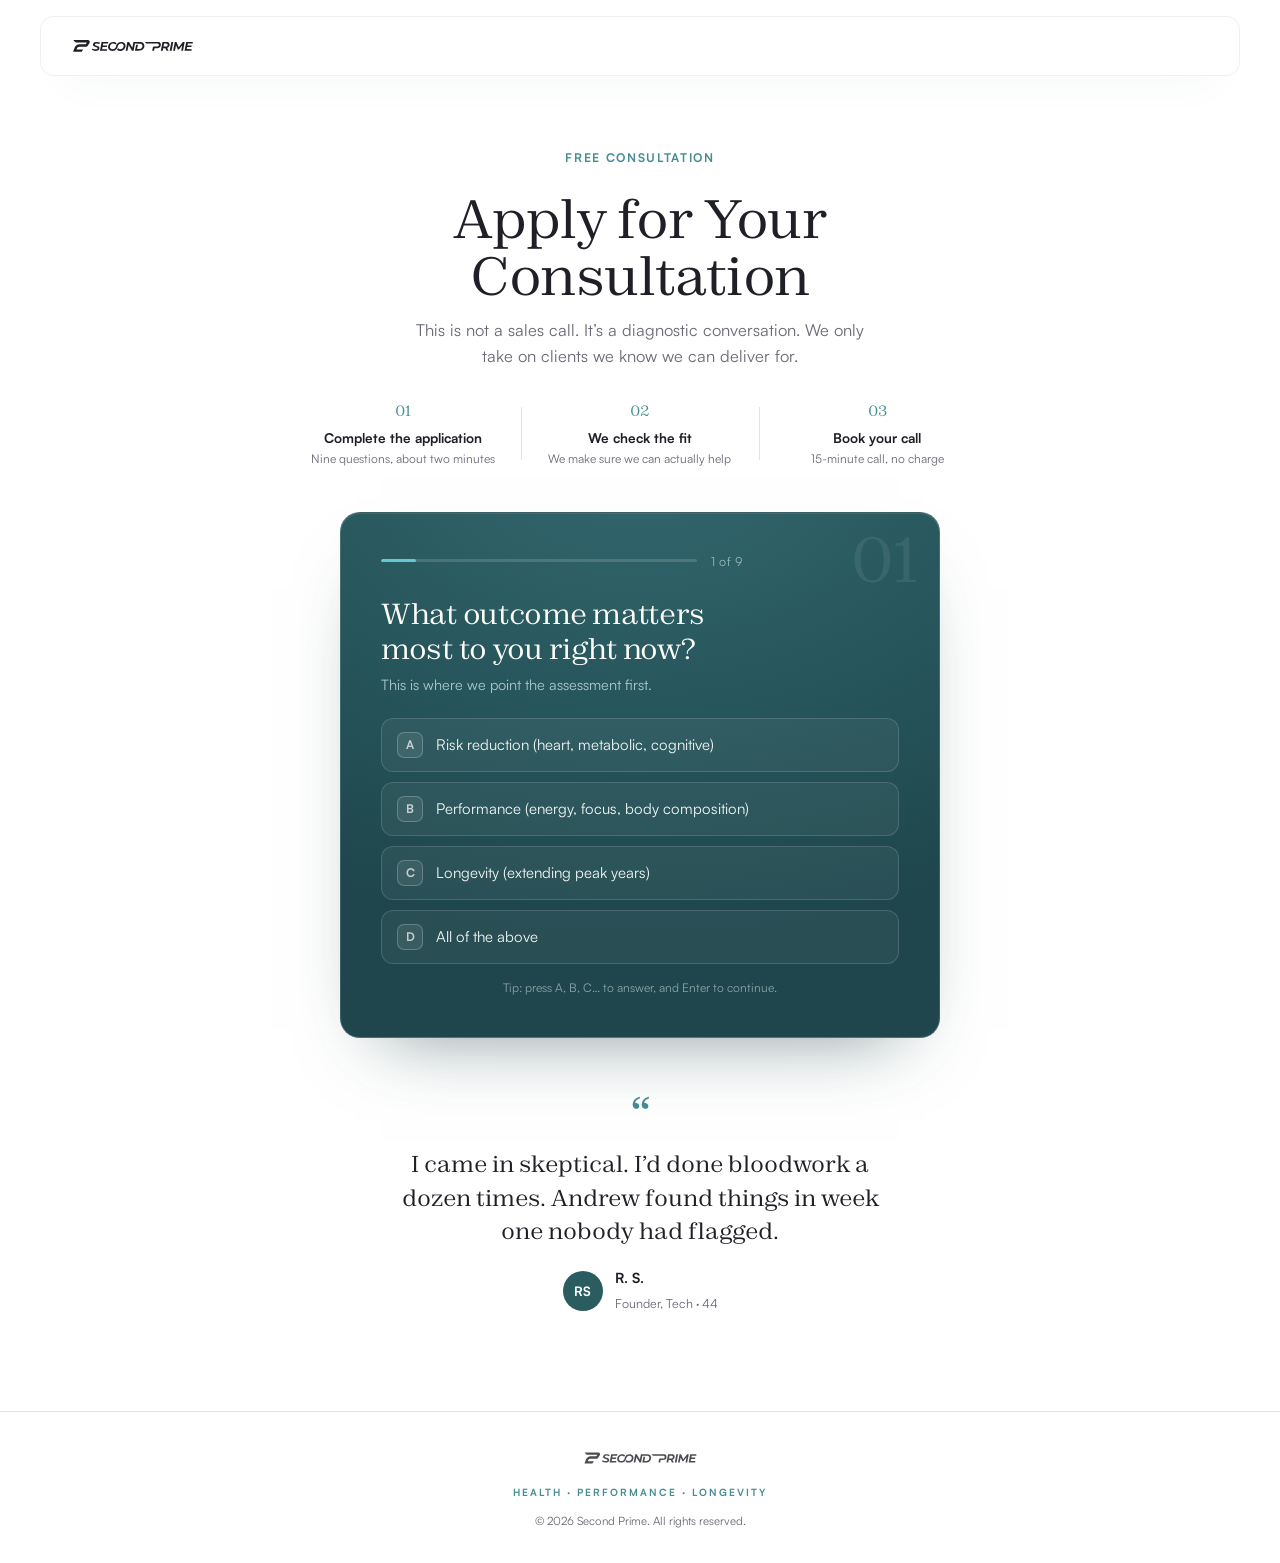
<file: apply.html>
<!DOCTYPE html>
<html lang="en">
<head>
  <meta charset="UTF-8" />
  <meta name="viewport" content="width=device-width, initial-scale=1.0" />
  <title>Apply for Your Consultation | Second Prime</title>
  <meta name="description" content="Apply for a free consultation with Second Prime. Nine quick questions, then book your 15-minute call." />
  <meta name="robots" content="noindex, nofollow" />
  <link rel="icon" type="image/png" sizes="32x32" href="assets/favicon-32.png" />
  <link rel="icon" type="image/png" sizes="16x16" href="assets/favicon-16.png" />
  <meta name="theme-color" content="#F7F4F0" />
  <script>document.documentElement.classList.add("js");</script>
  <link rel="stylesheet" href="css/styles.css?v=1" />
  <link rel="stylesheet" href="css/funnel.css?v=6" />
  <style>
    /* Age slider (matches the main-site apply page, dark jewel card variant) */
    .age-read { text-align: center; margin: 10px 0 6px; }
    .age-read b { font-family: var(--font-serif, Zodiak, Georgia, serif); font-weight: 400; font-size: 72px; color: #FDFBF8; letter-spacing: -0.02em; }
    .age-read span { display: block; font-size: 12px; letter-spacing: 0.12em; text-transform: uppercase; color: rgba(225,242,243,0.6); margin-top: 2px; }
    input[type="range"].age { -webkit-appearance: none; appearance: none; width: 100%; height: 4px; border-radius: 4px;
      background: linear-gradient(to right, #65C8D0 0%, #65C8D0 var(--fill, 40%), rgba(255,255,255,0.16) var(--fill, 40%), rgba(255,255,255,0.16) 100%);
      outline: none; margin: 18px 0 6px; }
    input[type="range"].age::-webkit-slider-thumb { -webkit-appearance: none; width: 26px; height: 26px; border-radius: 50%;
      background: #fff; border: 2px solid #65C8D0; box-shadow: 0 2px 8px rgba(31,31,39,0.18); cursor: grab; }
    input[type="range"].age::-moz-range-thumb { width: 24px; height: 24px; border-radius: 50%;
      background: #fff; border: 2px solid #65C8D0; box-shadow: 0 2px 8px rgba(31,31,39,0.18); cursor: grab; }
    .age-ends { display: flex; justify-content: space-between; font-size: 12px; color: rgba(225,242,243,0.55); margin-bottom: 8px; }
  </style>
</head>
<body class="ap-page">

  <header class="nav ap-nav" id="nav">
    <div class="nav-inner">
      <span class="nav-logo" role="img" aria-label="Second Prime"></span>
      <nav class="nav-links"></nav>
      <div class="nav-actions"></div>
    </div>
  </header>

  <main class="ap" id="apply-form">
    <div class="ap-head">
      <span class="eyebrow">Free Consultation</span>
      <h1>Apply for Your Consultation</h1>
      <p class="ap-sub">This is not a sales call. It&rsquo;s a diagnostic conversation. We only take on clients we know we can deliver for.</p>
    </div>

    <div class="ap-process">
      <div class="ap-p"><b>01</b><div>Complete the application</div><span>Nine questions, about two minutes</span></div>
      <div class="ap-p"><b>02</b><div>We check the fit</div><span>We make sure we can actually help</span></div>
      <div class="ap-p"><b>03</b><div>Book your call</div><span>15-minute call, no charge</span></div>
    </div>

    <div class="ap-card">
      <div class="ap-shell">
        <span class="qghost" id="qghost" aria-hidden="true">01</span>
        <div class="ap-progress" aria-hidden="true">
          <div class="ap-bar"><i id="qbar"></i></div>
          <span class="ap-count" id="qcount">1 of 9</span>
        </div>

        <form id="qform" novalidate>

          <section class="qstep on" data-q="outcome">
            <h2>What outcome matters most to you right now?</h2>
            <p class="qsub">This is where we point the assessment first.</p>
            <label class="opt"><input type="radio" name="outcome" value="Risk reduction (heart, metabolic, cognitive)" /><span class="key">A</span><span class="txt">Risk reduction (heart, metabolic, cognitive)</span></label>
            <label class="opt"><input type="radio" name="outcome" value="Performance (energy, focus, body composition)" /><span class="key">B</span><span class="txt">Performance (energy, focus, body composition)</span></label>
            <label class="opt"><input type="radio" name="outcome" value="Longevity (extending peak years)" /><span class="key">C</span><span class="txt">Longevity (extending peak years)</span></label>
            <label class="opt"><input type="radio" name="outcome" value="All of the above" /><span class="key">D</span><span class="txt">All of the above</span></label>
          </section>
          <section class="qstep" data-q="age">
            <h2>How old are you?</h2>
            <p class="qsub">Drag the slider. Your biology sets the starting point of the plan.</p>
            <div class="age-read"><b id="ageval">48</b><span>years old</span></div>
            <input type="range" class="age" id="ageslider" min="28" max="75" step="1" value="48" aria-label="Your age" />
            <div class="age-ends"><span>28</span><span>75+</span></div>
            <div class="qnav">
              <button type="button" class="qback" data-back>&larr; Back</button>
              <button type="button" class="btn btn-teal qnext" data-next>Continue</button>
            </div>
          </section>
          <section class="qstep" data-q="symptoms">
            <h2>What are you dealing with right now?</h2>
            <p class="qsub">Select everything that applies. This is what we dig into on your call.</p>
            <label class="opt"><input type="checkbox" name="currentSymptoms" value="Low energy / fatigue" /><span class="key">A</span><span class="txt">Low energy / fatigue</span></label>
            <label class="opt"><input type="checkbox" name="currentSymptoms" value="Brain fog / poor focus" /><span class="key">B</span><span class="txt">Brain fog / poor focus</span></label>
            <label class="opt"><input type="checkbox" name="currentSymptoms" value="Poor sleep / low HRV" /><span class="key">C</span><span class="txt">Poor sleep / low HRV</span></label>
            <label class="opt"><input type="checkbox" name="currentSymptoms" value="Stubborn body fat" /><span class="key">D</span><span class="txt">Stubborn body fat</span></label>
            <label class="opt"><input type="checkbox" name="currentSymptoms" value="Low libido / hormonal issues" /><span class="key">E</span><span class="txt">Low libido / hormonal issues</span></label>
            <label class="opt"><input type="checkbox" name="currentSymptoms" value="Slow recovery from exercise" /><span class="key">F</span><span class="txt">Slow recovery from exercise</span></label>
            <label class="opt"><input type="checkbox" name="currentSymptoms" value="Elevated cardiovascular risk markers" /><span class="key">G</span><span class="txt">Elevated cardiovascular risk markers</span></label>
            <label class="opt"><input type="checkbox" name="currentSymptoms" value="Metabolic issues (blood sugar, insulin)" /><span class="key">H</span><span class="txt">Metabolic issues (blood sugar, insulin)</span></label>
            <label class="opt"><input type="checkbox" name="currentSymptoms" value="Mood / motivation decline" /><span class="key">I</span><span class="txt">Mood / motivation decline</span></label>
            <label class="opt"><input type="checkbox" name="currentSymptoms" value="None yet, staying ahead of it" /><span class="key">J</span><span class="txt">None yet, staying ahead of it</span></label>
            <div class="qnav">
              <button type="button" class="qback" data-back>&larr; Back</button>
              <button type="button" class="btn btn-teal qnext" data-next>Continue</button>
            </div>
          </section>
          <section class="qstep" data-q="tried">
            <h2>What have you already tried?</h2>
            <p class="qsub">Select all that apply.</p>
            <label class="opt"><input type="checkbox" name="alreadyTried" value="Regular doctor or concierge medicine" /><span class="key">A</span><span class="txt">Regular doctor or concierge medicine</span></label>
            <label class="opt"><input type="checkbox" name="alreadyTried" value="TRT or hormone clinic" /><span class="key">B</span><span class="txt">TRT or hormone clinic</span></label>
            <label class="opt"><input type="checkbox" name="alreadyTried" value="Trainers, nutritionists, or coaches" /><span class="key">C</span><span class="txt">Trainers, nutritionists, or coaches</span></label>
            <label class="opt"><input type="checkbox" name="alreadyTried" value="Self-directed (wearables, supplements, research)" /><span class="key">D</span><span class="txt">Self-directed (wearables, supplements, research)</span></label>
            <label class="opt"><input type="checkbox" name="alreadyTried" value="Nothing serious yet" /><span class="key">E</span><span class="txt">Nothing serious yet</span></label>
            <div class="qnav">
              <button type="button" class="qback" data-back>&larr; Back</button>
              <button type="button" class="btn btn-teal qnext" data-next>Continue</button>
            </div>
          </section>
          <section class="qstep" data-q="owner">
            <h2>Are you a business owner?</h2>
            <p class="qsub">Second Prime is built for people carrying a company on their shoulders.</p>
            <label class="opt"><input type="radio" name="businessOwner" value="Yes" /><span class="key">A</span><span class="txt">Yes</span></label>
            <label class="opt"><input type="radio" name="businessOwner" value="No" /><span class="key">B</span><span class="txt">No</span></label>
          </section>
          <section class="qstep" data-q="revenue">
            <h2>What&rsquo;s your annual business revenue?</h2>
            <p class="qsub">A ballpark is fine. It helps us understand the seat you&rsquo;re in.</p>
            <label class="opt"><input type="radio" name="businessRevenue" value="$0 – $500K" /><span class="key">A</span><span class="txt">$0 &ndash; $500K</span></label>
            <label class="opt"><input type="radio" name="businessRevenue" value="$500K – $1M" /><span class="key">B</span><span class="txt">$500K &ndash; $1M</span></label>
            <label class="opt"><input type="radio" name="businessRevenue" value="$1M – $3M" /><span class="key">C</span><span class="txt">$1M &ndash; $3M</span></label>
            <label class="opt"><input type="radio" name="businessRevenue" value="$3M – $10M" /><span class="key">D</span><span class="txt">$3M &ndash; $10M</span></label>
            <label class="opt"><input type="radio" name="businessRevenue" value="$10M – $25M" /><span class="key">E</span><span class="txt">$10M &ndash; $25M</span></label>
            <label class="opt"><input type="radio" name="businessRevenue" value="$25M+" /><span class="key">F</span><span class="txt">$25M+</span></label>
          </section>
          <section class="qstep" data-q="income">
            <h2>What&rsquo;s your annual income?</h2>
            <p class="qsub">A ballpark is fine.</p>
            <label class="opt"><input type="radio" name="annualIncome" value="$0 – $200K" /><span class="key">A</span><span class="txt">$0 &ndash; $200K</span></label>
            <label class="opt"><input type="radio" name="annualIncome" value="$200K – $400K" /><span class="key">B</span><span class="txt">$200K &ndash; $400K</span></label>
            <label class="opt"><input type="radio" name="annualIncome" value="$400K – $1M" /><span class="key">C</span><span class="txt">$400K &ndash; $1M</span></label>
            <label class="opt"><input type="radio" name="annualIncome" value="$1M+" /><span class="key">D</span><span class="txt">$1M+</span></label>
          </section>
          <section class="qstep" data-q="invest">
            <h2>Are you willing to invest in your health and longevity?</h2>
            <p class="qsub">Second Prime is a premium service, extensive by design, and the commitment reflects that. Knowing where you stand helps us tell whether we can help.</p>
            <label class="opt"><input type="radio" name="investReady" value="Yes. I'm comfortable investing at least $10K in my health this year" /><span class="key">A</span><span class="txt">Yes. I&rsquo;m comfortable investing at least $10K in my health this year</span></label>
            <label class="opt"><input type="radio" name="investReady" value="I could make it happen if it's the right fit" /><span class="key">B</span><span class="txt">I could make it happen if it&rsquo;s the right fit</span></label>
            <label class="opt"><input type="radio" name="investReady" value="That's more than I can invest right now" /><span class="key">C</span><span class="txt">That&rsquo;s more than I can invest right now</span></label>
          </section>
          <section class="qstep" data-q="timeline">
            <h2>If the fit is right, when would you want to start?</h2>
            <p class="qsub">Honest answer. It only changes how we follow up.</p>
            <label class="opt"><input type="radio" name="timeline" value="Now. Within 30 days" /><span class="key">A</span><span class="txt">Now. Within 30 days</span></label>
            <label class="opt"><input type="radio" name="timeline" value="Within 90 days" /><span class="key">B</span><span class="txt">Within 90 days</span></label>
            <label class="opt"><input type="radio" name="timeline" value="Just exploring for now" /><span class="key">C</span><span class="txt">Just exploring for now</span></label>
          </section>
          <section class="qstep" data-q="heard">
            <h2>How did you hear about Second Prime?</h2>
            <p class="qsub">Almost done. Your details are next.</p>
            <label class="opt"><input type="radio" name="heardAbout" value="Instagram" /><span class="key">A</span><span class="txt">Instagram</span></label>
            <label class="opt"><input type="radio" name="heardAbout" value="Facebook" /><span class="key">B</span><span class="txt">Facebook</span></label>
            <label class="opt"><input type="radio" name="heardAbout" value="LinkedIn" /><span class="key">C</span><span class="txt">LinkedIn</span></label>
            <label class="opt"><input type="radio" name="heardAbout" value="Podcast" /><span class="key">D</span><span class="txt">Podcast</span></label>
            <label class="opt"><input type="radio" name="heardAbout" value="Referral from a friend or colleague" /><span class="key">E</span><span class="txt">Referral from a friend or colleague</span></label>
            <label class="opt"><input type="radio" name="heardAbout" value="Google search" /><span class="key">F</span><span class="txt">Google search</span></label>
            <label class="opt"><input type="radio" name="heardAbout" value="YouTube" /><span class="key">G</span><span class="txt">YouTube</span></label>
            <label class="opt"><input type="radio" name="heardAbout" value="Other" /><span class="key">H</span><span class="txt">Other</span></label>
          </section>
          <section class="qstep" data-q="contact">
            <h2>Last step. Where do we reach you?</h2>
            <p class="qsub">You&rsquo;ll book your 15-minute call on the next screen.</p>
            <div class="fld-row">
              <label class="fld"><span class="fld__k">First name</span><input type="text" name="firstName" autocomplete="given-name" /></label>
              <label class="fld"><span class="fld__k">Last name</span><input type="text" name="lastName" autocomplete="family-name" /></label>
            </div>
            <div class="fld-row">
              <label class="fld"><span class="fld__k">Email</span><input type="email" name="email" autocomplete="email" /></label>
              <label class="fld"><span class="fld__k">Phone</span><input type="tel" name="phone" autocomplete="tel" /></label>
            </div>
            <div class="qnav">
              <button type="button" class="qback" data-back>&larr; Back</button>
              <button type="submit" class="btn btn-teal qnext" id="qsubmit">Complete my application</button>
            </div>
            <p class="qfine">No charge to apply or for the call. Your answers stay private. We will never sell or share your data.</p>
          </section>

          <div class="qerr" id="qerr" role="status" aria-live="polite"></div>
        </form>

        <div class="ap-dq" id="dq-screen" style="display:none; text-align:center; padding:8px 4px 4px; color:#F4F1EA;">
          <h2 style="margin:0 0 14px; color:#F4F1EA;">Thank you for applying.</h2>
          <p style="max-width:48ch; margin:0 auto 16px; font-size:1.05rem; line-height:1.6; color:rgba(244,241,234,0.82);">Based on where you are right now, the Executive Assessment isn&rsquo;t the right fit. It&rsquo;s built for founders and operators at a particular stage, and we would rather be straight with you than take your time or money on something that is not matched to where you are.</p>
          <p style="max-width:48ch; margin:0 auto 24px; font-size:1.05rem; line-height:1.6; color:rgba(244,241,234,0.82);">If your situation changes, the door is open. We would genuinely welcome you back.</p>
          <a class="btn btn-teal" href="https://secondprime.io">Explore Second Prime</a>
        </div>

        <p class="qkeys" style="color: rgba(225,242,243,0.55)">Tip: press A, B, C&hellip; to answer, and Enter to continue.</p>
      </div>
    </div>

    <figure class="ap-quote">
      <span class="ap-qmark" aria-hidden="true">&ldquo;</span>
      <p>I came in skeptical. I&rsquo;d done bloodwork a dozen times. Andrew found things in week one nobody had flagged.</p>
      <figcaption class="ap-who">
        <span class="ap-ava" aria-hidden="true">RS</span>
        <span class="ap-name"><b>R. S.</b><span>Founder, Tech &middot; 44</span></span>
      </figcaption>
    </figure>
  </main>

  <footer class="apply-footer">
    <div class="f-logo" role="img" aria-label="Second Prime"></div>
    <p class="tagline">Health &middot; Performance &middot; Longevity</p>
    <p class="copy">&copy; 2026 Second Prime. All rights reserved.</p>
  </footer>

  <script>
    (function () {
      var form = document.getElementById('qform');
      var bar = document.getElementById('qbar');
      var count = document.getElementById('qcount');
      var ghost = document.getElementById('qghost');
      var err = document.getElementById('qerr');
      var stepEl = function (q) { return form.querySelector('.qstep[data-q="' + q + '"]'); };
      var idx = 0;

      function normDash(s) { return String(s || '').replace(/[–—-]/g, '-').replace(/\s+/g, ' ').trim(); }
      function picked(n) { var el = form.querySelector('input[name="' + n + '"]:checked'); return el ? el.value : ''; }

      // Below threshold = owner under $500K revenue, or employee under $200K income.
      // Those applicants get the $10K investment question; everyone above skips it.
      function belowThreshold() {
        var owner = picked('businessOwner');
        if (owner === 'Yes') return normDash(picked('businessRevenue')) === '$0 - $500K';
        if (owner === 'No') return normDash(picked('annualIncome')) === '$0 - $200K';
        return false;
      }

      // The money question swaps based on the business-owner answer, and the
      // $10K investment question only appears for below-threshold applicants.
      function sequence() {
        var owner = picked('businessOwner');
        var money = owner === 'No' ? 'income' : 'revenue';
        var seq = ['outcome', 'age', 'symptoms', 'tried', 'owner', money];
        if (belowThreshold()) seq.push('invest');
        seq.push('timeline', 'heard', 'contact');
        return seq;
      }

      function pad(n) { return (n < 10 ? '0' : '') + n; }
      function paint() {
        var seq = sequence();
        form.querySelectorAll('.qstep').forEach(function (s) { s.classList.remove('on'); });
        stepEl(seq[idx]).classList.add('on');
        bar.style.width = (((idx + 1) / seq.length) * 100) + '%';
        count.textContent = (idx + 1) + ' of ' + seq.length;
        ghost.textContent = pad(idx + 1);
        err.classList.remove('on');
        // Keep the card anchored in view as steps change height.
        var shell = document.querySelector('.ap-shell');
        var target = shell.getBoundingClientRect().top + window.scrollY - 96;
        window.scrollTo({ top: Math.max(0, target), behavior: 'smooth' });
        var focusable = stepEl(seq[idx]).querySelector('input[type="text"], input[type="email"], input[type="tel"]');
        if (focusable && window.matchMedia('(min-width: 961px)').matches) focusable.focus({ preventScroll: true });
      }
      function next() { if (idx < sequence().length - 1) { idx++; paint(); } }
      function back() { if (idx > 0) { idx--; paint(); } }
      function showErr(msg) { err.textContent = msg; err.classList.add('on'); }

      // Switching the owner answer clears the money answer that no longer applies.
      form.querySelectorAll('input[name="businessOwner"]').forEach(function (r) {
        r.addEventListener('change', function () {
          var stale = r.value === 'Yes' ? 'annualIncome' : 'businessRevenue';
          form.querySelectorAll('input[name="' + stale + '"]').forEach(function (m) { m.checked = false; });
        });
      });

      // Radio steps auto-advance after a beat. Bound to click (not change) so
      // re-selecting the same answer after going Back still moves you forward.
      form.querySelectorAll('input[type="radio"]').forEach(function (r) {
        r.addEventListener('click', function () { setTimeout(next, 280); });
      });

      // Age slider readout + fill.
      var slider = document.getElementById('ageslider');
      var ageval = document.getElementById('ageval');
      function paintAge() {
        var v = +slider.value;
        ageval.textContent = v >= 75 ? '75+' : v;
        slider.style.setProperty('--fill', ((v - 28) / (75 - 28) * 100) + '%');
      }
      slider.addEventListener('input', paintAge);
      paintAge();

      // Keyboard: A/B/C selects on the active step, Enter continues.
      document.addEventListener('keydown', function (e) {
        if (e.metaKey || e.ctrlKey || e.altKey) return;
        var active = document.activeElement;
        var typing = active && /^(INPUT|TEXTAREA)$/.test(active.tagName) && active.type !== 'range' && active.type !== 'radio' && active.type !== 'checkbox';
        var step = stepEl(sequence()[idx]);
        if (e.key === 'Enter' && !typing) {
          var nxt = step.querySelector('[data-next], #qsubmit');
          if (nxt) { e.preventDefault(); nxt.click(); }
          return;
        }
        if (typing) return;
        var k = e.key.toUpperCase();
        if (k.length !== 1 || k < 'A' || k > 'Z') return;
        var opts = step.querySelectorAll('.opt input');
        var i = k.charCodeAt(0) - 65;
        if (opts[i]) { e.preventDefault(); opts[i].click(); }
      });

      // Back + continue buttons with per-step validation.
      form.addEventListener('click', function (e) {
        if (e.target.closest('[data-back]')) { e.preventDefault(); back(); }
        if (e.target.closest('[data-next]')) {
          e.preventDefault();
          var q = sequence()[idx];
          if (q === 'symptoms') {
            var any = form.querySelector('input[name="currentSymptoms"]:checked');
            if (!any) { showErr('Pick at least one. It tells us where to look first.'); return; }
          }
          next();
        }
      });

      form.addEventListener('submit', function (e) {
        e.preventDefault();
        var btn = document.getElementById('qsubmit');
        var get = function (n) { return (form[n] && form[n].value ? String(form[n].value).trim() : ''); };
        var picked = function (n) { var el = form.querySelector('input[name="' + n + '"]:checked'); return el ? el.value : ''; };
        var multi = function (n) { return Array.prototype.slice.call(form.querySelectorAll('input[name="' + n + '"]:checked')).map(function (c) { return c.value; }); };
        var ageNum = +slider.value;

        var data = {
          outcome: picked('outcome'),
          age: ageNum >= 75 ? '75+' : String(ageNum),
          currentSymptoms: multi('currentSymptoms'),
          alreadyTried: multi('alreadyTried'),
          businessOwner: picked('businessOwner'),
          businessRevenue: picked('businessRevenue'),
          annualIncome: picked('annualIncome'),
          investReady: picked('investReady'),
          timeline: picked('timeline'),
          heardAbout: picked('heardAbout'),
          firstName: get('firstName'),
          lastName: get('lastName'),
          email: get('email'),
          phone: get('phone')
        };

        if (!data.firstName || !data.lastName || !data.email || !data.phone) { showErr('Please fill in your name, email, and phone.'); return; }
        if (!/^[^@\s]+@[^@\s]+\.[^@\s]+$/.test(data.email)) { showErr('That email doesn’t look right. Mind checking it?'); return; }
        if (!data.businessOwner || !data.outcome || !data.timeline || !data.heardAbout || !data.currentSymptoms.length) { showErr('Looks like a question got skipped. Use Back to check your answers.'); return; }
        if (data.businessOwner === 'Yes' ? !data.businessRevenue : !data.annualIncome) { showErr('Looks like a question got skipped. Use Back to check your answers.'); return; }
        if (belowThreshold() && !data.investReady) { showErr('Looks like a question got skipped. Use Back to check your answers.'); return; }

        btn.disabled = true;
        btn.textContent = 'Submitting…';

        try { localStorage.setItem('sp_application', JSON.stringify(data)); } catch (_) {}

        /* Qualification gate (shared with secondprime.io/apply).
           Above threshold (owner $500K+ / employee $200K+): auto-qualified, skips the $10K question, books.
           Below threshold: rescued if they can invest at least $10K or could make it happen. Otherwise not a fit. */
        var below =
          (data.businessOwner === 'Yes' && normDash(data.businessRevenue) === '$0 - $500K') ||
          (data.businessOwner === 'No'  && normDash(data.annualIncome)    === '$0 - $200K');
        var canInvest = /\$10K|make it happen/i.test(data.investReady || '');
        var disqualified = below && !canInvest;

        /* Send the full application to GHL (Inbound Webhook workflow).
           Form-encoded avoids a CORS preflight; keepalive lets it finish even
           as we navigate to booking. Fires for qualified AND disqualified. */
        try {
          var wh = new URLSearchParams({
            first_name: data.firstName, last_name: data.lastName,
            email: data.email, phone: data.phone,
            outcome: data.outcome,
            age: data.age,
            symptoms: (data.currentSymptoms || []).join(', '),
            already_tried: (data.alreadyTried || []).join(', '),
            notes: '',
            business_owner: data.businessOwner,
            business_revenue: data.businessRevenue,
            annual_income: data.annualIncome,
            investment: data.investReady || 'Skipped (above threshold)',
            timeline: data.timeline,
            heard_about: data.heardAbout,
            qualified: disqualified ? 'No' : 'Yes',
            application_source: 'Executive Assessment Lead Magnet'
          });
          fetch('https://services.leadconnectorhq.com/hooks/FlDP3vggPbCWokd7J6xc/webhook-trigger/152fcbfd-cb5a-4bd7-b31e-5f60a2c91073', {
            method: 'POST',
            headers: { 'Content-Type': 'application/x-www-form-urlencoded' },
            body: wh.toString(),
            mode: 'no-cors',
            keepalive: true
          }).catch(function () {});
        } catch (_) {}

        if (disqualified) {
          try { localStorage.setItem('sp_disqualified', '1'); } catch (_) {}
          form.style.display = 'none';
          var keysEl = document.querySelector('.qkeys'); if (keysEl) keysEl.style.display = 'none';
          var progEl = document.querySelector('.ap-progress'); if (progEl) progEl.style.display = 'none';
          var ghostEl = document.getElementById('qghost'); if (ghostEl) ghostEl.style.display = 'none';
          var dqEl = document.getElementById('dq-screen'); if (dqEl) dqEl.style.display = 'block';
          var shellEl = document.querySelector('.ap-shell');
          window.scrollTo({ top: shellEl ? Math.max(0, shellEl.getBoundingClientRect().top + window.scrollY - 96) : 0, behavior: 'smooth' });
          return;
        }

        var qs = new URLSearchParams({
          first_name: data.firstName, last_name: data.lastName,
          email: data.email, phone: data.phone
        });
        window.location.href = 'booking.html?' + qs.toString();
      });

      paint();
    })();
  </script>
</body>
</html>
</file>
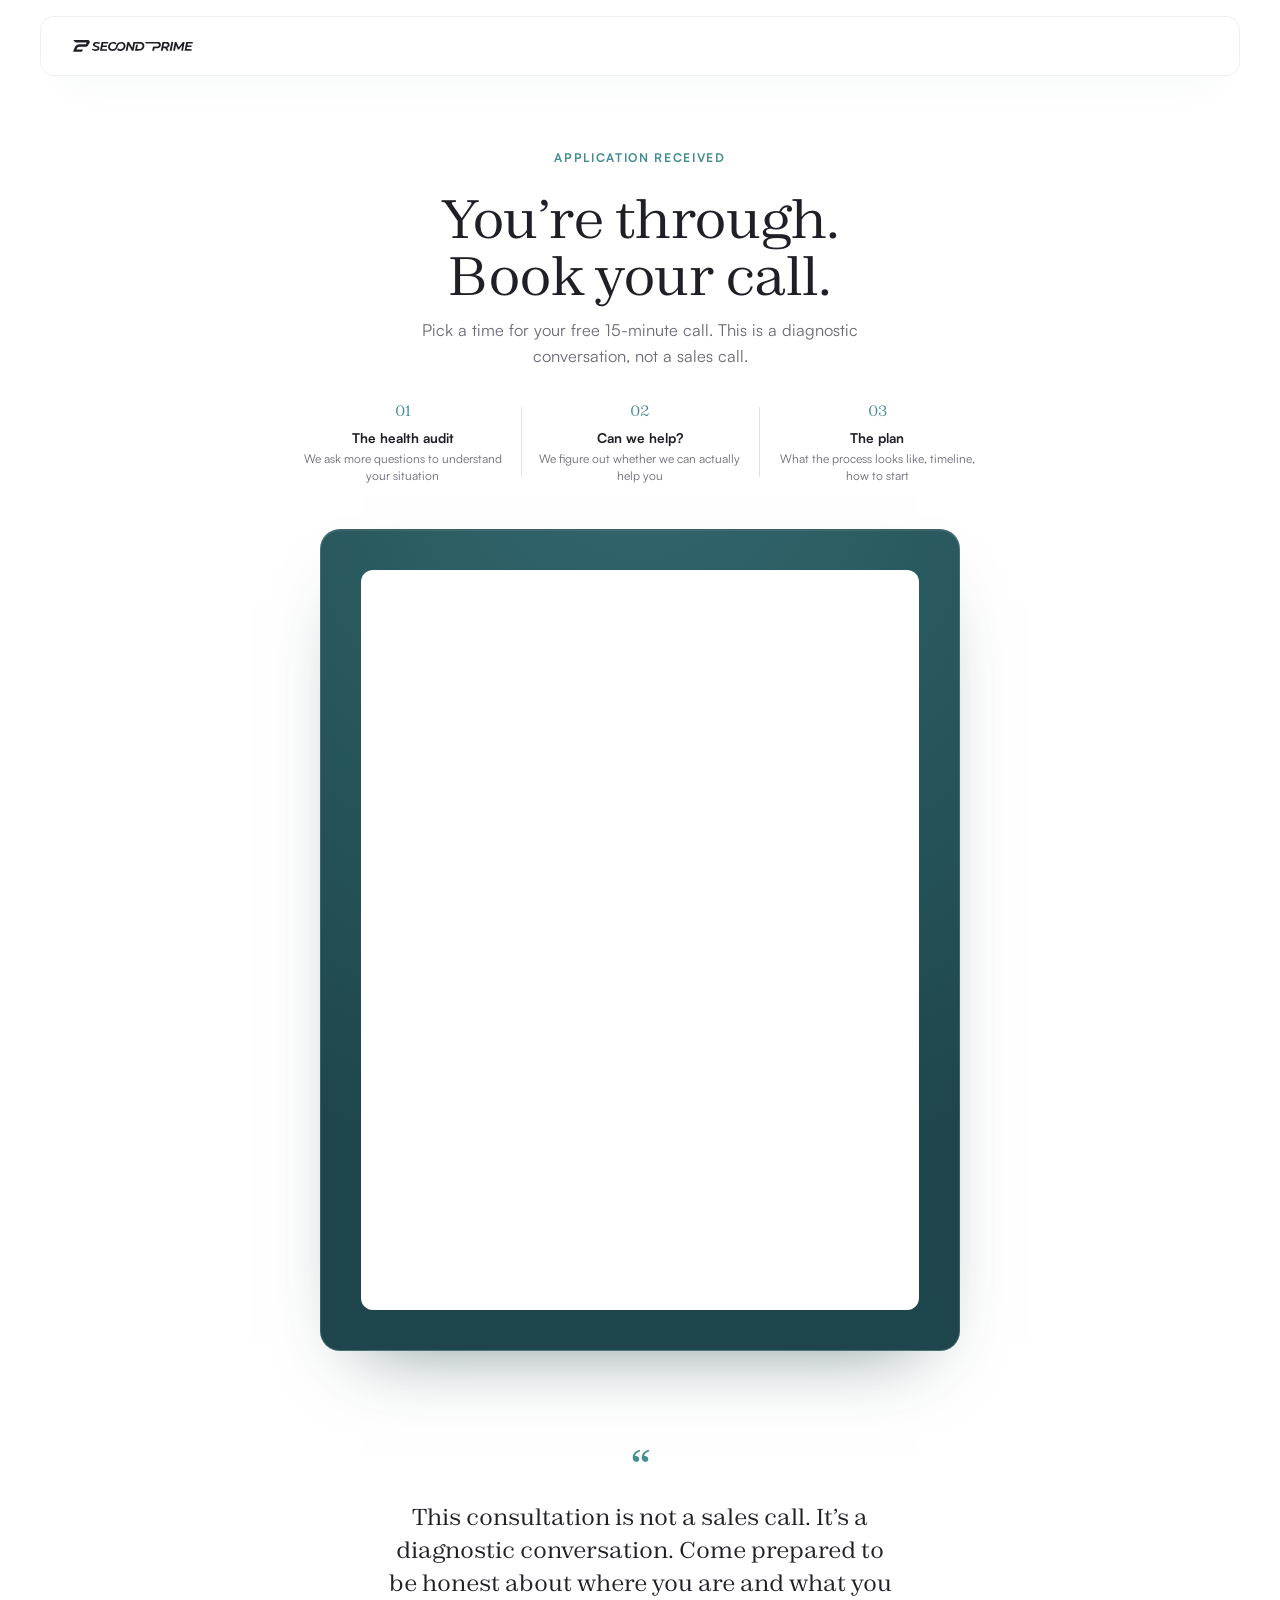
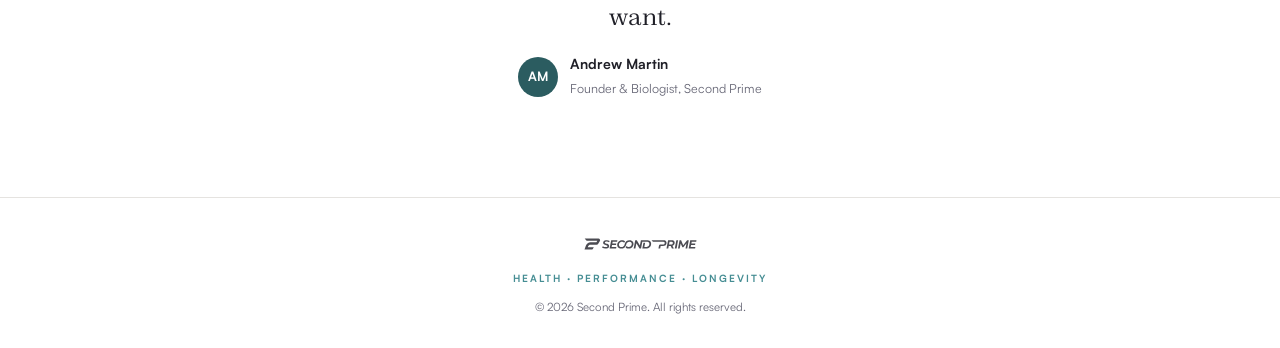
<file: booking.html>
<!DOCTYPE html>
<html lang="en">
<head>
  <meta charset="UTF-8" />
  <meta name="viewport" content="width=device-width, initial-scale=1.0" />
  <title>Book Your Call | Second Prime</title>
  <meta name="description" content="Your application is in. Book your 15-minute call." />
  <meta name="robots" content="noindex, nofollow" />
  <link rel="icon" type="image/png" sizes="32x32" href="assets/favicon-32.png" />
  <link rel="icon" type="image/png" sizes="16x16" href="assets/favicon-16.png" />
  <meta name="theme-color" content="#F7F4F0" />
  <script>document.documentElement.classList.add("js");</script>
  <link rel="stylesheet" href="css/styles.css?v=1" />
  <link rel="stylesheet" href="css/funnel.css?v=5" />
</head>
<body class="ap-page">

  <header class="nav ap-nav" id="nav">
    <div class="nav-inner">
      <span class="nav-logo" role="img" aria-label="Second Prime"></span>
      <nav class="nav-links"></nav>
      <div class="nav-actions"></div>
    </div>
  </header>

  <main class="ap">
    <div class="ap-head">
      <span class="eyebrow">Application Received</span>
      <h1>You&rsquo;re through.<br />Book your call.</h1>
      <p class="ap-sub">Pick a time for your free 15-minute call. This is a diagnostic conversation, not a sales call.<span id="emailNote"></span></p>
    </div>

    <div class="ap-process">
      <div class="ap-p"><b>01</b><div>The health audit</div><span>We ask more questions to understand your situation</span></div>
      <div class="ap-p"><b>02</b><div>Can we help?</div><span>We figure out whether we can actually help you</span></div>
      <div class="ap-p"><b>03</b><div>The plan</div><span>What the process looks like, timeline, how to start</span></div>
    </div>

    <section class="book-wrap">
      <div class="container">
        <div class="book-shell">
          <!-- Step 1: Calendar -->
          <div id="spb-step-calendar">
            <div class="spb__head">
              <div>
                <p class="spb__eyebrow">Select a date</p>
                <p class="spb__month" id="spb-month"></p>
              </div>
              <div class="spb__nav">
                <button class="spb__nav-btn" id="spb-prev" aria-label="Previous month"><svg width="18" height="18" viewBox="0 0 24 24" fill="none" stroke="currentColor" stroke-width="2"><path d="M15 18l-6-6 6-6"/></svg></button>
                <button class="spb__nav-btn" id="spb-next" aria-label="Next month"><svg width="18" height="18" viewBox="0 0 24 24" fill="none" stroke="currentColor" stroke-width="2"><path d="M9 18l6-6-6-6"/></svg></button>
              </div>
            </div>
            <div class="spb__weekdays"><span>Sun</span><span>Mon</span><span>Tue</span><span>Wed</span><span>Thu</span><span>Fri</span><span>Sat</span></div>
            <div class="spb__days" id="spb-days"></div>
            <div class="spb__key">
              <div class="spb__key-item"><span class="spb__swatch spb__swatch--available"></span><span>Available</span></div>
              <div class="spb__key-item"><span class="spb__swatch spb__swatch--unavailable"></span><span>Unavailable</span></div>
            </div>
            <div class="spb__loading" id="spb-loading" style="display:none;"><div class="spb__spinner"></div>Loading available times&hellip;</div>
          </div>

          <!-- Step 2: Times -->
          <div id="spb-step-times" style="display:none;">
            <button class="spb__back" id="spb-back-cal"><svg width="14" height="14" viewBox="0 0 24 24" fill="none" stroke="currentColor" stroke-width="2"><path d="M15 18l-6-6 6-6"/></svg>Back to calendar</button>
            <p class="spb__eyebrow">Available times</p>
            <p class="spb__selected-date" id="spb-date-label"></p>
            <div class="spb__slots" id="spb-slots"></div>
          </div>

          <!-- Step 3: Details -->
          <div id="spb-step-form" style="display:none;">
            <button class="spb__back" id="spb-back-times"><svg width="14" height="14" viewBox="0 0 24 24" fill="none" stroke="currentColor" stroke-width="2"><path d="M15 18l-6-6 6-6"/></svg>Back to times</button>
            <p class="spb__eyebrow">Your details</p>
            <p class="spb__confirm-line" id="spb-confirm-dt"></p>
            <form id="spb-form">
              <div class="spb__field"><label for="spb-name">Full name</label><input type="text" id="spb-name" name="name" required autocomplete="name" /></div>
              <div class="spb__field"><label for="spb-email">Email</label><input type="email" id="spb-email" name="email" required autocomplete="email" /></div>
              <div class="spb__field"><label for="spb-phone">Phone</label><input type="tel" id="spb-phone" name="phone" required autocomplete="tel" /></div>
              <button type="submit" class="btn btn-teal spb__submit" id="spb-submit">Confirm booking</button>
              <div class="spb__error" id="spb-error"></div>
            </form>
          </div>

          <!-- Step 4: Confirmed -->
          <div id="spb-step-confirmed" style="display:none;">
            <div class="spb__confirmed">
              <div class="spb__check"><svg width="26" height="26" viewBox="0 0 24 24" fill="none" stroke="currentColor" stroke-width="2.5"><path d="M20 6L9 17l-5-5"/></svg></div>
              <h3>You&rsquo;re booked.</h3>
              <p id="spb-confirmed-details"></p>
              <p style="margin-top:12px;">A confirmation is on its way to your inbox. We&rsquo;ll see you then.</p>
              <p style="margin-top:22px;"><a class="btn btn-teal" href="thank-you.html" id="spb-finish">What happens next &rarr;</a></p>
            </div>
          </div>

          <!-- Fallback: GHL widget when /api isn't deployed (static hosting) -->
          <div class="spb__fallback" id="spb-fallback">
            <iframe id="bookingWidget"
              src="https://link.secondprime.io/widget/booking/q2ivh7vI9bOR6uWq5rxb"
              scrolling="no"
              title="Book Your Second Prime Call"></iframe>
          </div>
        </div>
      </div>
    </section>

    <figure class="ap-quote">
      <span class="ap-qmark" aria-hidden="true">&ldquo;</span>
      <p>This consultation is not a sales call. It&rsquo;s a diagnostic conversation. Come prepared to be honest about where you are and what you want.</p>
      <figcaption class="ap-who">
        <span class="ap-ava" aria-hidden="true">AM</span>
        <span class="ap-name"><b>Andrew Martin</b><span>Founder &amp; Biologist, Second Prime</span></span>
      </figcaption>
    </figure>
  </main>

  <footer class="apply-footer">
    <div class="f-logo" role="img" aria-label="Second Prime"></div>
    <p class="tagline">Health &middot; Performance &middot; Longevity</p>
    <p class="copy">&copy; 2026 Second Prime. All rights reserved.</p>
  </footer>

  <script src="https://link.secondprime.io/js/form_embed.js" type="text/javascript"></script>
  <script>
    (function () {
      var MONTHS = ['January','February','March','April','May','June','July','August','September','October','November','December'];
      var userTz = Intl.DateTimeFormat().resolvedOptions().timeZone;
      // This page is hosted statically (GitHub Pages), so it calls the live
      // Second Prime booking API cross-origin. CORS on those endpoints allows
      // tests.secondprime.io + the github.io preview host.
      var API_BASE = 'https://secondprime.io';
      var now = new Date();
      var curYear = now.getFullYear();
      var curMonth = now.getMonth();
      var availableSlots = {};
      var selectedSlot = '';
      var apiDead = false;
      /* Demo mode: on localhost with no /api deployed, render the custom
         calendar with sample availability so the design can be reviewed.
         In production the same failure falls back to the GHL widget. */
      var demoMode = false;
      var isLocal = /^(localhost|127\.0\.0\.1)$|github\.io$/.test(location.hostname);
      function demoSlots() {
        var out = {};
        var d = new Date();
        for (var i = 1; i <= 28; i++) {
          var day = new Date(d.getFullYear(), d.getMonth(), d.getDate() + i);
          var dow = day.getDay();
          if (dow === 0 || dow === 6) continue;
          if ((day.getDate() + dow) % 3 === 0) continue;
          var key = day.getFullYear() + '-' + String(day.getMonth() + 1).padStart(2, '0') + '-' + String(day.getDate()).padStart(2, '0');
          out[key] = [9, 10, 11, 13, 14, 15].map(function (h) {
            return new Date(day.getFullYear(), day.getMonth(), day.getDate(), h, 0, 0).toISOString();
          });
        }
        return out;
      }

      var $ = function (id) { return document.getElementById(id); };
      var monthLabel = $('spb-month'), daysEl = $('spb-days'), loadingEl = $('spb-loading');
      var stepCal = $('spb-step-calendar'), stepTimes = $('spb-step-times'), stepForm = $('spb-step-form'), stepDone = $('spb-step-confirmed');
      var slotsEl = $('spb-slots'), dateLabel = $('spb-date-label'), confirmDt = $('spb-confirm-dt'), confirmedDetails = $('spb-confirmed-details');
      var bookForm = $('spb-form'), bookError = $('spb-error');

      // Prefill from the application handoff (query string or saved application).
      var params = new URLSearchParams(window.location.search);
      var pre = { name: '', email: '', phone: '' };
      try {
        var app = JSON.parse(localStorage.getItem('sp_application') || '{}');
        pre.name = ((params.get('first_name') || app.firstName || '') + ' ' + (params.get('last_name') || app.lastName || '')).trim();
        pre.email = params.get('email') || app.email || '';
        pre.phone = params.get('phone') || app.phone || '';
      } catch (_) {}
      if (pre.name) $('spb-name').value = pre.name;
      if (pre.email) { $('spb-email').value = pre.email; $('emailNote').textContent = ' Confirmation will be sent to ' + pre.email + '.'; }
      if (pre.phone) $('spb-phone').value = pre.phone;
      var finish = $('spb-finish');
      var firstName = params.get('first_name') || '';
      if (firstName) finish.href = 'thank-you.html?first_name=' + encodeURIComponent(firstName);

      /* If /api/slots isn't deployed (plain static hosting), fall back to the
         embedded GHL booking widget so the page always works. */
      function fallbackToWidget() {
        apiDead = true;
        stepCal.style.display = 'none';
        stepTimes.style.display = 'none';
        stepForm.style.display = 'none';
        var qs = new URLSearchParams();
        ['first_name', 'last_name', 'email', 'phone'].forEach(function (k) { if (params.get(k)) qs.set(k, params.get(k)); });
        var frame = $('bookingWidget');
        if ([].slice.call(qs.keys()).length) frame.src += '?' + qs.toString();
        $('spb-fallback').style.display = 'block';
      }

      $('spb-prev').addEventListener('click', function () { curMonth--; if (curMonth < 0) { curMonth = 11; curYear--; } renderCalendar(); fetchSlots(); });
      $('spb-next').addEventListener('click', function () { curMonth++; if (curMonth > 11) { curMonth = 0; curYear++; } renderCalendar(); fetchSlots(); });
      $('spb-back-cal').addEventListener('click', function () { stepTimes.style.display = 'none'; stepCal.style.display = 'block'; });
      $('spb-back-times').addEventListener('click', function () { stepForm.style.display = 'none'; stepTimes.style.display = 'block'; });

      function renderCalendar() {
        monthLabel.textContent = MONTHS[curMonth] + ' ' + curYear;
        var firstDay = new Date(curYear, curMonth, 1).getDay();
        var daysInMonth = new Date(curYear, curMonth + 1, 0).getDate();
        var today = new Date();
        var html = '';
        for (var i = 0; i < firstDay; i++) html += '<div class="spb__day is-empty"></div>';
        for (var d = 1; d <= daysInMonth; d++) {
          var dateStr = curYear + '-' + String(curMonth + 1).padStart(2, '0') + '-' + String(d).padStart(2, '0');
          var date = new Date(curYear, curMonth, d);
          var isPast = date < new Date(today.getFullYear(), today.getMonth(), today.getDate());
          var isToday = date.toDateString() === today.toDateString();
          var hasSlots = availableSlots[dateStr] && availableSlots[dateStr].length > 0;
          var cls = 'spb__day';
          if (!isPast && hasSlots) cls += ' is-available';
          if (isToday) cls += ' is-today';
          if (hasSlots && !isPast) html += '<button class="' + cls + '" data-date="' + dateStr + '">' + d + '</button>';
          else html += '<div class="' + cls + '">' + d + '</div>';
        }
        daysEl.innerHTML = html;
        daysEl.querySelectorAll('.spb__day.is-available').forEach(function (btn) {
          btn.addEventListener('click', function () { showTimes(btn.dataset.date); });
        });
      }

      async function fetchSlots() {
        if (apiDead || demoMode) return;
        loadingEl.style.display = 'block';
        var startDate = curYear + '-' + String(curMonth + 1).padStart(2, '0') + '-01';
        var endDay = new Date(curYear, curMonth + 1, 0).getDate();
        var endDate = curYear + '-' + String(curMonth + 1).padStart(2, '0') + '-' + endDay;
        try {
          var res = await fetch(API_BASE + '/api/slots?startDate=' + startDate + '&endDate=' + endDate + '&timezone=' + encodeURIComponent(userTz));
          if (!res.ok) throw new Error('api unavailable');
          var data = await res.json();
          availableSlots = {};
          if (data && typeof data === 'object' && !data.error && !data.message) {
            var slotsData = data.slots || data;
            for (var dateKey in slotsData) {
              var value = slotsData[dateKey];
              if (Array.isArray(value)) availableSlots[dateKey] = value.map(function (s) { return typeof s === 'string' ? s : (s.slot || s.startTime); });
              else if (value && typeof value === 'object' && value.slots) availableSlots[dateKey] = value.slots.map(function (s) { return typeof s === 'string' ? s : (s.slot || s.startTime); });
            }
          }
          loadingEl.style.display = 'none';
          renderCalendar();
        } catch (err) {
          loadingEl.style.display = 'none';
          if (isLocal) {
            demoMode = true;
            availableSlots = demoSlots();
            renderCalendar();
          } else {
            fallbackToWidget();
          }
        }
      }

      function showTimes(dateStr) {
        var slots = availableSlots[dateStr] || [];
        var date = new Date(dateStr + 'T12:00:00');
        dateLabel.textContent = date.toLocaleDateString('en-US', { weekday: 'long', month: 'long', day: 'numeric' });
        if (!slots.length) {
          slotsEl.innerHTML = '<p style="grid-column:1/-1;text-align:center;color:rgba(225,242,243,0.6);padding:20px 0;">No times available on this date.</p>';
        } else {
          slotsEl.innerHTML = slots.map(function (slot) {
            var t = new Date(slot);
            var label = t.toLocaleTimeString('en-US', { hour: 'numeric', minute: '2-digit', hour12: true });
            return '<button class="spb__slot" data-slot="' + slot + '">' + label + '</button>';
          }).join('');
        }
        slotsEl.querySelectorAll('.spb__slot').forEach(function (btn) {
          btn.addEventListener('click', function () { selectedSlot = btn.dataset.slot; showForm(); });
        });
        stepCal.style.display = 'none';
        stepTimes.style.display = 'block';
      }

      function showForm() {
        var t = new Date(selectedSlot);
        var ds = t.toLocaleDateString('en-US', { weekday: 'long', month: 'long', day: 'numeric' });
        var ts = t.toLocaleTimeString('en-US', { hour: 'numeric', minute: '2-digit', hour12: true });
        confirmDt.textContent = ds + ' at ' + ts;
        stepTimes.style.display = 'none';
        stepForm.style.display = 'block';
      }

      bookForm.addEventListener('submit', async function (e) {
        e.preventDefault();
        var submitBtn = $('spb-submit');
        if (!bookForm.checkValidity()) { bookForm.reportValidity(); return; }
        submitBtn.disabled = true; submitBtn.textContent = 'Booking…';
        bookError.style.display = 'none';
        var payload = { name: $('spb-name').value.trim(), email: $('spb-email').value.trim(), phone: $('spb-phone').value.trim(), slot: selectedSlot };
        if (demoMode) {
          var td = new Date(selectedSlot);
          confirmedDetails.textContent = td.toLocaleDateString('en-US', { weekday: 'long', month: 'long', day: 'numeric' }) + ' at ' + td.toLocaleTimeString('en-US', { hour: 'numeric', minute: '2-digit', hour12: true }) + ' (demo — no real booking made)';
          stepForm.style.display = 'none';
          stepDone.style.display = 'block';
          return;
        }
        try {
          var res = await fetch(API_BASE + '/api/book', { method: 'POST', headers: { 'Content-Type': 'application/json' }, body: JSON.stringify(payload) });
          var data = await res.json();
          if (res.ok && data.success) {
            var t = new Date(selectedSlot);
            confirmedDetails.textContent = t.toLocaleDateString('en-US', { weekday: 'long', month: 'long', day: 'numeric' }) + ' at ' + t.toLocaleTimeString('en-US', { hour: 'numeric', minute: '2-digit', hour12: true });
            stepForm.style.display = 'none';
            stepDone.style.display = 'block';
          } else { throw new Error('book failed'); }
        } catch (err) {
          submitBtn.disabled = false; submitBtn.textContent = 'Confirm booking';
          bookError.textContent = 'Something went wrong booking that time. Please try again or pick another slot.';
          bookError.style.display = 'block';
        }
      });

      renderCalendar();
      fetchSlots();
    })();
  </script>
</body>
</html>
</file>
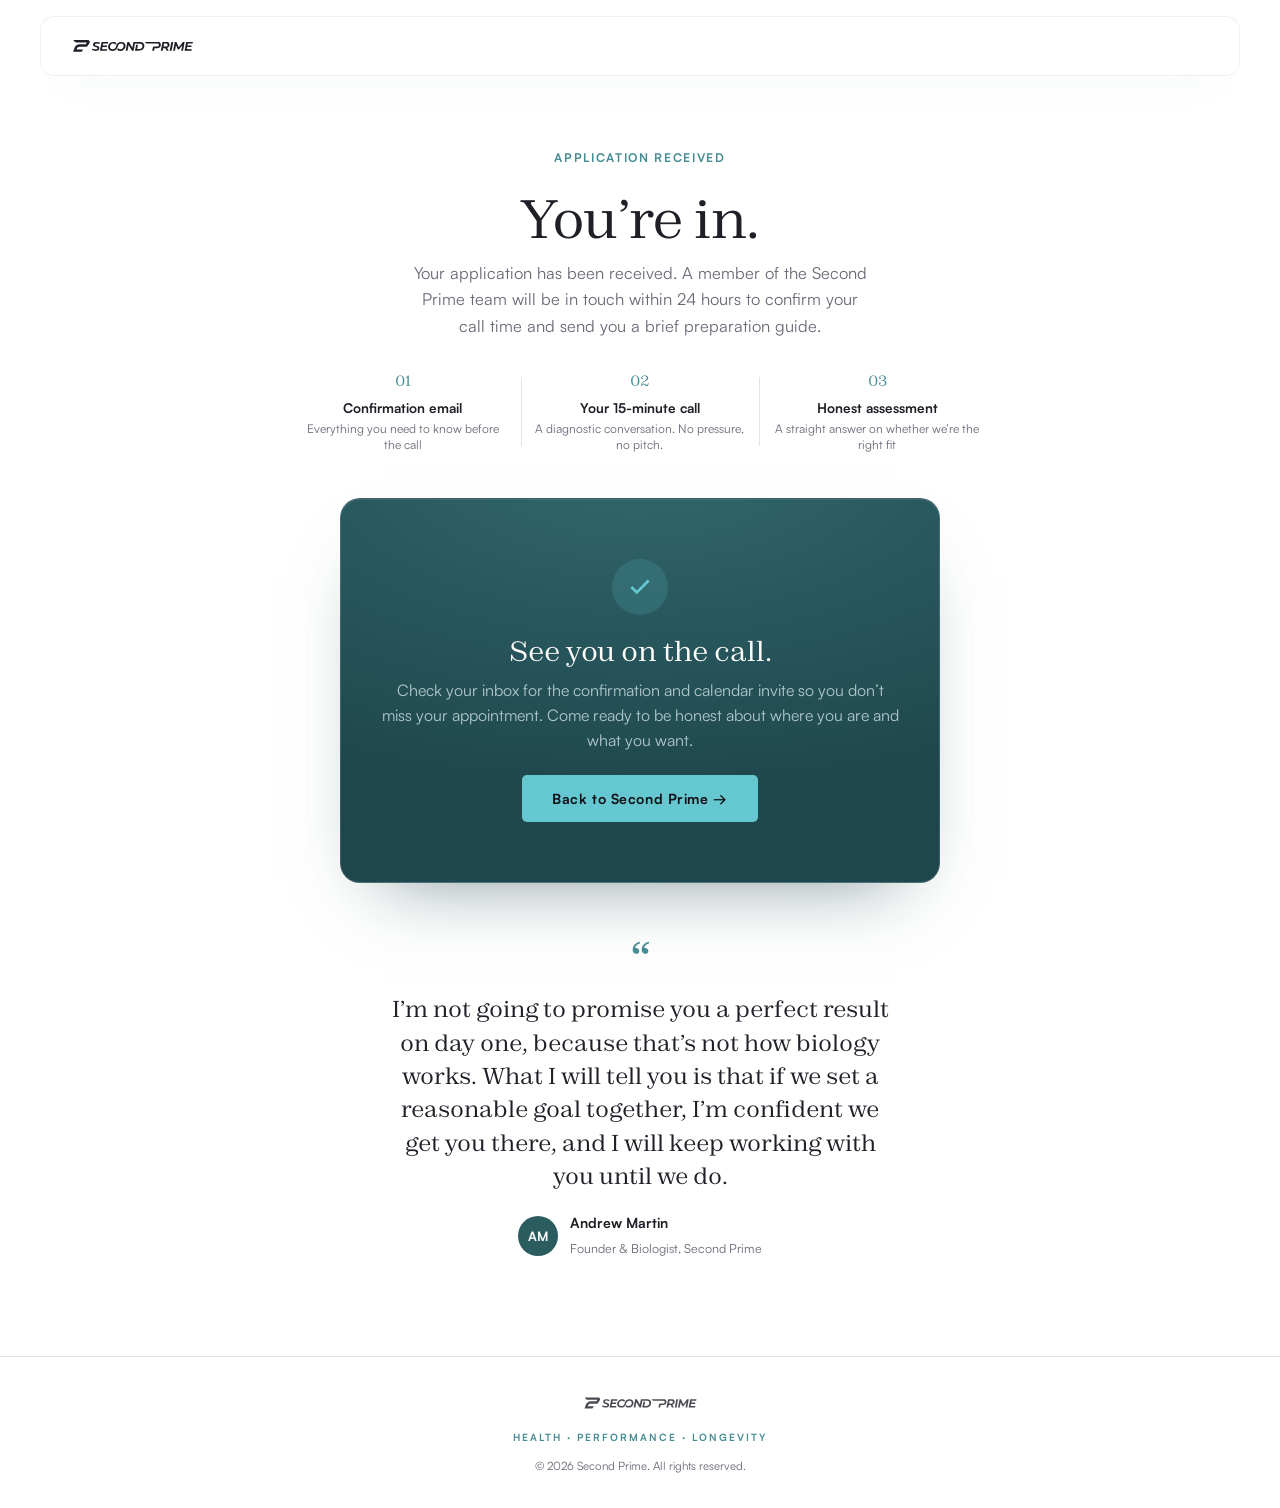
<file: thank-you.html>
<!DOCTYPE html>
<html lang="en">
<head>
  <meta charset="UTF-8" />
  <meta name="viewport" content="width=device-width, initial-scale=1.0" />
  <title>You're In | Second Prime</title>
  <meta name="description" content="Your Second Prime application has been received." />
  <meta name="robots" content="noindex, nofollow" />
  <link rel="icon" type="image/png" sizes="32x32" href="assets/favicon-32.png" />
  <link rel="icon" type="image/png" sizes="16x16" href="assets/favicon-16.png" />
  <meta name="theme-color" content="#F7F4F0" />
  <script>document.documentElement.classList.add("js");</script>
  <link rel="stylesheet" href="css/styles.css?v=1" />
  <link rel="stylesheet" href="css/funnel.css?v=5" />
</head>
<body class="ap-page">

  <header class="nav ap-nav" id="nav">
    <div class="nav-inner">
      <span class="nav-logo" role="img" aria-label="Second Prime"></span>
      <nav class="nav-links"></nav>
      <div class="nav-actions"></div>
    </div>
  </header>

  <main class="ap">
    <div class="ap-head">
      <span class="eyebrow">Application Received</span>
      <h1 id="tyHeadline">You&rsquo;re in.</h1>
      <p class="ap-sub">Your application has been received. A member of the Second Prime team will be in touch within 24 hours to confirm your call time and send you a brief preparation guide.</p>
    </div>

    <div class="ap-process">
      <div class="ap-p"><b>01</b><div>Confirmation email</div><span>Everything you need to know before the call</span></div>
      <div class="ap-p"><b>02</b><div>Your 15-minute call</div><span>A diagnostic conversation. No pressure, no pitch.</span></div>
      <div class="ap-p"><b>03</b><div>Honest assessment</div><span>A straight answer on whether we&rsquo;re the right fit</span></div>
    </div>

    <div class="ap-card">
      <div class="book-shell">
        <div class="spb__confirmed">
          <div class="spb__check"><svg width="26" height="26" viewBox="0 0 24 24" fill="none" stroke="currentColor" stroke-width="2.5"><path d="M20 6L9 17l-5-5"/></svg></div>
          <h3>See you on the call.</h3>
          <p>Check your inbox for the confirmation and calendar invite so you don&rsquo;t miss your appointment. Come ready to be honest about where you are and what you want.</p>
          <p style="margin-top:22px;"><a class="btn btn-teal" href="index.html">Back to Second Prime &rarr;</a></p>
        </div>
      </div>
    </div>

    <figure class="ap-quote">
      <span class="ap-qmark" aria-hidden="true">&ldquo;</span>
      <p>I&rsquo;m not going to promise you a perfect result on day one, because that&rsquo;s not how biology works. What I will tell you is that if we set a reasonable goal together, I&rsquo;m confident we get you there, and I will keep working with you until we do.</p>
      <figcaption class="ap-who">
        <span class="ap-ava" aria-hidden="true">AM</span>
        <span class="ap-name"><b>Andrew Martin</b><span>Founder &amp; Biologist, Second Prime</span></span>
      </figcaption>
    </figure>
  </main>

  <footer class="apply-footer">
    <div class="f-logo" role="img" aria-label="Second Prime"></div>
    <p class="tagline">Health &middot; Performance &middot; Longevity</p>
    <p class="copy">&copy; 2026 Second Prime. All rights reserved.</p>
  </footer>

  <script>
  (function () {
    try {
      var app = JSON.parse(localStorage.getItem('sp_application') || '{}');
      var first = new URLSearchParams(window.location.search).get('first_name') || app.firstName;
      if (first) document.getElementById('tyHeadline').textContent = 'You’re in, ' + first + '.';
    } catch (e) {}
  })();
  </script>
</body>
</html>
</file>
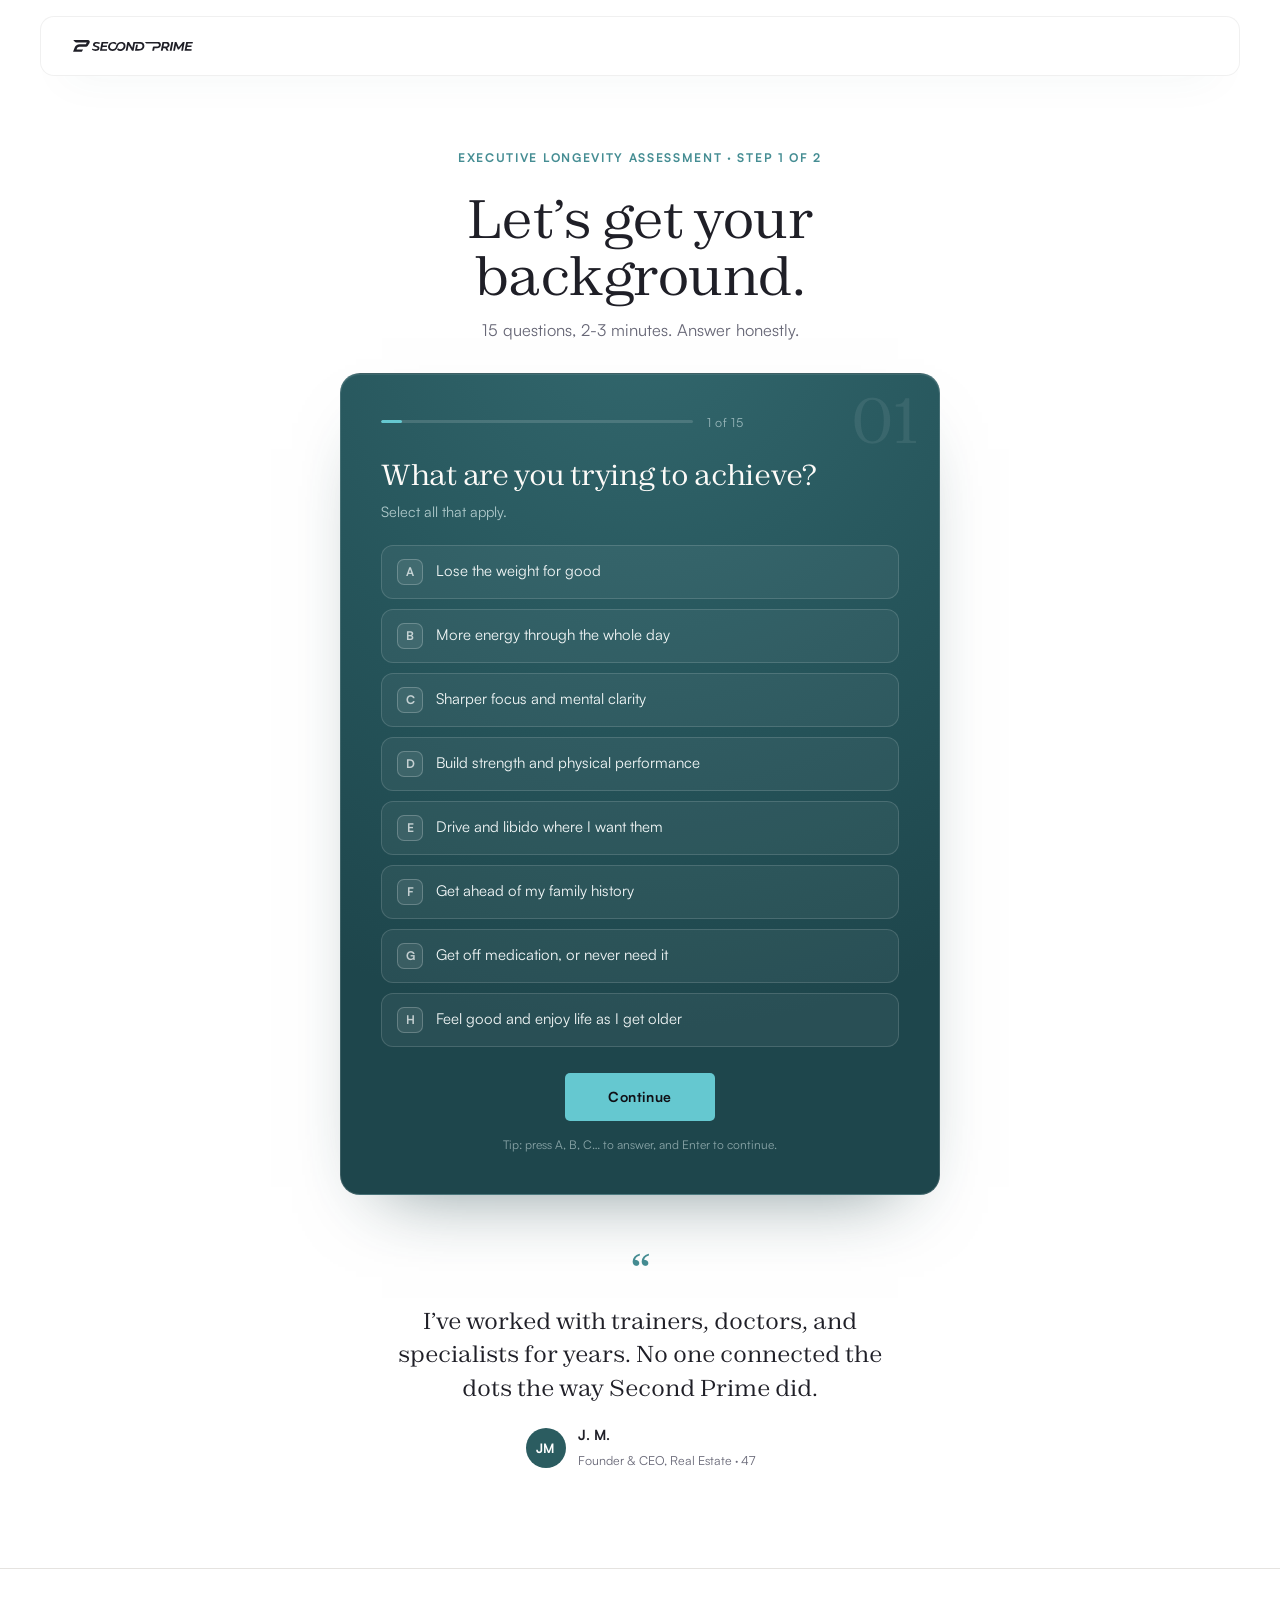
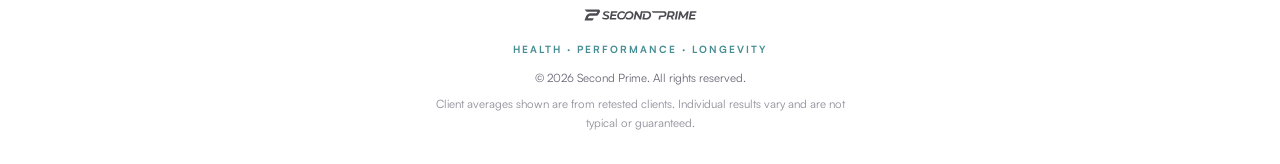
<file: assessment-funnel/assessment.html>
<!DOCTYPE html>
<html lang="en">
<head>
  <meta charset="UTF-8" />
  <meta name="viewport" content="width=device-width, initial-scale=1.0" />
  <title>Executive Longevity Assessment | Second Prime</title>
  <meta name="description" content="Step 1 of 2: a 2-3 minute assessment that maps your risk and performance gaps before your call." />
  <meta name="robots" content="noindex, nofollow" />
  <link rel="icon" type="image/png" sizes="32x32" href="assets/favicon-32.png" />
  <link rel="icon" type="image/png" sizes="16x16" href="assets/favicon-16.png" />
  <meta name="theme-color" content="#F7F4F0" />
  <script>document.documentElement.classList.add("js");</script>
  <link rel="stylesheet" href="css/styles.css?v=1" />
  <link rel="stylesheet" href="css/funnel.css?v=11" />
  <link rel="stylesheet" href="css/assess.css?v=34" />
  <!-- Meta pixel (Amartinco LLC's Pixel). Neutral event names only, per Meta health-advertiser rules. -->
  <script>
  (function () {
    if (/^(localhost|127\.0\.0\.1|tests\.secondprime\.io)$|github\.io$/.test(location.hostname)) return; // no pixel on local/test previews
    !function(f,b,e,v,n,t,s){if(f.fbq)return;n=f.fbq=function(){n.callMethod?n.callMethod.apply(n,arguments):n.queue.push(arguments)};if(!f._fbq)f._fbq=n;n.push=n;n.loaded=!0;n.version='2.0';n.queue=[];t=b.createElement(e);t.async=!0;t.src=v;s=b.getElementsByTagName(e)[0];s.parentNode.insertBefore(t,s)}(window,document,'script','https://connect.facebook.net/en_US/fbevents.js');
    fbq('init', '500535282073021');
    fbq('track', 'PageView');
  })();
  </script>
  <!-- First-party tracking (our own database, separate from the pixel). See TRACKING.md. -->
  <script src="js/experiments.js?v=1"></script>
  <script src="js/track.js?v=4"></script>
  <style>
    /* Age slider (dark jewel card variant) */
    .age-read { text-align: center; margin: 10px 0 6px; }
    .age-read b { font-family: var(--font-serif, Zodiak, Georgia, serif); font-weight: 400; font-size: 72px; color: #FDFBF8; letter-spacing: -0.02em; }
    .age-read span { display: block; font-size: 12px; letter-spacing: 0.12em; text-transform: uppercase; color: rgba(225,242,243,0.6); margin-top: 2px; }
    input[type="range"].age { -webkit-appearance: none; appearance: none; width: 100%; height: 4px; border-radius: 4px;
      background: linear-gradient(to right, #65C8D0 0%, #65C8D0 var(--fill, 40%), rgba(255,255,255,0.16) var(--fill, 40%), rgba(255,255,255,0.16) 100%);
      outline: none; margin: 18px 0 6px; }
    input[type="range"].age::-webkit-slider-thumb { -webkit-appearance: none; width: 26px; height: 26px; border-radius: 50%;
      background: #fff; border: 2px solid #65C8D0; box-shadow: 0 2px 8px rgba(31,31,39,0.18); cursor: grab; }
    input[type="range"].age::-moz-range-thumb { width: 24px; height: 24px; border-radius: 50%;
      background: #fff; border: 2px solid #65C8D0; box-shadow: 0 2px 8px rgba(31,31,39,0.18); cursor: grab; }
    .age-ends { display: flex; justify-content: space-between; font-size: 12px; color: rgba(225,242,243,0.55); margin-bottom: 8px; }
  </style>
</head>
<body class="ap-page">

  <header class="nav ap-nav" id="nav">
    <div class="nav-inner">
      <span class="nav-logo" role="img" aria-label="Second Prime"></span>
      <nav class="nav-links"></nav>
      <div class="nav-actions"></div>
    </div>
  </header>

  <main class="ap" id="assessment">
    <div class="ap-head">
      <span class="eyebrow">Executive Longevity Assessment &middot; Step 1 of 2</span>
      <h1>Let&rsquo;s get your background.</h1>
      <p class="ap-sub">15 questions, 2-3 minutes. Answer honestly.</p>
    </div>

    <div class="ap-card">
      <div class="ap-shell">
        <span class="qghost" id="qghost" aria-hidden="true">01</span>
        <div class="ap-progress" aria-hidden="true">
          <div class="ap-bar"><i id="qbar"></i></div>
          <span class="ap-count" id="qcount">1 of 14</span>
        </div>

        <form id="qform" novalidate>

          <!-- ============ OPEN: GOALS, AGE, SEAT ============ -->

          <section class="qstep on" data-q="goals" data-kind="q" data-require="goals">
            <h2>What are you trying to achieve?</h2>
            <p class="qsub">Select all that apply.</p>
            <label class="opt"><input type="checkbox" name="goals" value="Lose the weight for good" /><span class="key">A</span><span class="txt">Lose the weight for good</span></label>
            <label class="opt"><input type="checkbox" name="goals" value="More energy through the whole day" /><span class="key">B</span><span class="txt">More energy through the whole day</span></label>
            <label class="opt"><input type="checkbox" name="goals" value="Sharper focus and mental clarity" /><span class="key">C</span><span class="txt">Sharper focus and mental clarity</span></label>
            <label class="opt"><input type="checkbox" name="goals" value="Build strength and physical performance" /><span class="key">D</span><span class="txt">Build strength and physical performance</span></label>
            <label class="opt"><input type="checkbox" name="goals" value="Drive and libido where I want them" /><span class="key">E</span><span class="txt">Drive and libido where I want them</span></label>
            <label class="opt"><input type="checkbox" name="goals" value="Get ahead of my family history" /><span class="key">F</span><span class="txt">Get ahead of my family history</span></label>
            <label class="opt"><input type="checkbox" name="goals" value="Get off medication, or never need it" /><span class="key">G</span><span class="txt">Get off medication, or never need it</span></label>
            <label class="opt"><input type="checkbox" name="goals" value="Feel good and enjoy life as I get older" /><span class="key">H</span><span class="txt">Feel good and enjoy life as I get older</span></label>
            <div class="qnav qnav-center">
              <button type="button" class="btn btn-teal qnext" data-next>Continue</button>
            </div>
          </section>

          <section class="qstep" data-q="age" data-kind="q">
            <h2>How old are you?</h2>
            <p class="qsub">Drag the slider.</p>
            <div class="age-read"><b id="ageval">48</b><span>years old</span></div>
            <input type="range" class="age" id="ageslider" min="28" max="75" step="1" value="48" aria-label="Your age" />
            <div class="age-ends"><span>28</span><span>75+</span></div>
            <div class="qnav">
              <button type="button" class="qback" data-back>&larr; Back</button>
              <button type="button" class="btn btn-teal qnext" data-next>Continue</button>
            </div>
          </section>

          <section class="qstep" data-q="role" data-kind="q">
            <h2>Which best describes you?</h2>
            <p class="qsub">Carrying a company is its own category.</p>
            <label class="opt"><input type="radio" name="role" value="I own or co-own a business" /><span class="key">A</span><span class="txt">I own or co-own a business</span></label>
            <label class="opt"><input type="radio" name="role" value="Executive or senior leader" /><span class="key">B</span><span class="txt">Executive or senior leader</span></label>
            <label class="opt"><input type="radio" name="role" value="Other" /><span class="key">C</span><span class="txt">Other</span></label>
          </section>

          <!-- INTERSTITIAL 1: responds to the role they just picked -->
          <section class="qstep as-int" data-q="int1" data-kind="int">
            <span class="as-int-tag" id="int1Tag">Built for owners</span>
            <h2 class="as-int-h" id="int1H">You carry the company. Your biology carries you.</h2>
            <p class="as-int-p" id="int1P"></p>
            <p class="as-int-p as-int-pstat" id="int1Stat"></p>
            <div class="qnav qnav-center">
              <button type="button" class="btn btn-teal qnext" data-next>Keep going</button>
            </div>
          </section>

          <!-- ============ PERFORMANCE: ENERGY, FOCUS, SLEEP, DRIVE ============ -->

          <section class="qstep" data-q="energy" data-kind="q">
            <span class="as-sec">Performance &middot; 1 of 4</span>
            <h2>How&rsquo;s your energy through a workday?</h2>
            <label class="opt"><input type="radio" name="energy" value="Strong from morning to evening" data-bucket="perf" data-pts="0" /><span class="key">A</span><span class="txt">Strong from morning to evening</span></label>
            <label class="opt"><input type="radio" name="energy" value="Good mornings, fading after lunch" data-bucket="perf" data-pts="2" /><span class="key">B</span><span class="txt">Good mornings, fading after lunch</span></label>
            <label class="opt"><input type="radio" name="energy" value="The 3pm crash runs my calendar" data-bucket="perf" data-pts="4" /><span class="key">C</span><span class="txt">The 3pm crash runs my calendar</span></label>
            <label class="opt"><input type="radio" name="energy" value="I'm running on coffee and willpower" data-bucket="perf" data-pts="5" /><span class="key">D</span><span class="txt">I&rsquo;m running on coffee and willpower</span></label>
          </section>

          <section class="qstep" data-q="focus" data-kind="q">
            <span class="as-sec">Performance &middot; 2 of 4</span>
            <h2>And your mental sharpness?</h2>
            <p class="qsub">Decision speed, word recall, holding focus in long meetings.</p>
            <label class="opt"><input type="radio" name="focus" value="As sharp as I've ever been" data-bucket="perf" data-pts="0" /><span class="key">A</span><span class="txt">As sharp as I&rsquo;ve ever been</span></label>
            <label class="opt"><input type="radio" name="focus" value="A step slower than I was" data-bucket="perf" data-pts="2" /><span class="key">B</span><span class="txt">A step slower than I was</span></label>
            <label class="opt"><input type="radio" name="focus" value="Foggy. Words go missing, focus drifts, most days" data-bucket="perf" data-pts="4" /><span class="key">C</span><span class="txt">Foggy. Words go missing, focus drifts, most days</span></label>
          </section>

          <section class="qstep" data-q="sleep" data-kind="q">
            <span class="as-sec">Performance &middot; 3 of 4</span>
            <h2>How do you wake up most mornings?</h2>
            <label class="opt"><input type="radio" name="sleep" value="Rested and ready" data-bucket="perf" data-pts="0" /><span class="key">A</span><span class="txt">Rested and ready</span></label>
            <label class="opt"><input type="radio" name="sleep" value="I sleep 7-8 hours and still wake up tired" data-bucket="perf" data-pts="3" /><span class="key">B</span><span class="txt">I sleep 7&ndash;8 hours and still wake up tired</span></label>
            <label class="opt"><input type="radio" name="sleep" value="Broken sleep, most nights" data-bucket="perf" data-pts="4" /><span class="key">C</span><span class="txt">Broken sleep, most nights</span></label>
          </section>

          <section class="qstep" data-q="drive" data-kind="q">
            <span class="as-sec">Performance &middot; 4 of 4</span>
            <h2>Drive and libido. Where are they versus 10 years ago?</h2>
            <p class="qsub">A hormone question. Stays private.</p>
            <label class="opt"><input type="radio" name="drive" value="Where they've always been" data-bucket="perf" data-pts="0" /><span class="key">A</span><span class="txt">Where they&rsquo;ve always been</span></label>
            <label class="opt"><input type="radio" name="drive" value="Noticeably lower" data-bucket="perf" data-pts="3" /><span class="key">B</span><span class="txt">Noticeably lower</span></label>
            <label class="opt"><input type="radio" name="drive" value="A fraction of what they were" data-bucket="perf" data-pts="5" /><span class="key">C</span><span class="txt">A fraction of what they were</span></label>
          </section>

          <!-- INTERSTITIAL 2: responds to their worst performance answer -->
          <section class="qstep as-int" data-q="int2" data-kind="int">
            <span class="as-int-tag" id="int2Tag">You just described a pattern we test for</span>
            <h2 class="as-int-h" id="int2H">The 3pm fog has a chemistry.</h2>
            <p class="as-int-p" id="int2P"></p>
            <div class="as-stat" id="int2Stat"><b></b><span></span></div>
            <div class="as-int-quote">
              <span class="as-q-label">Client testimonial</span>
              <div class="as-q-head">
                <img class="as-q-ava" id="int2QImg" src="assets/cases/rob-head.jpg" alt="" style="display:none" />
                <div class="as-q-id"><b id="int2QW"></b><span id="int2QS"></span></div>
                <div class="f-stars" aria-hidden="true">&#9733;&#9733;&#9733;&#9733;&#9733;</div>
              </div>
              <p id="int2Q"></p>
            </div>
            <div class="qnav qnav-center">
              <button type="button" class="btn btn-teal qnext" data-next>Continue</button>
            </div>
          </section>

          <!-- ============ RISK: BODY, FAMILY, TESTING ============ -->

          <section class="qstep" data-q="bodycomp" data-kind="q">
            <span class="as-sec">Risk &middot; 1 of 3</span>
            <h2>How do you feel about your weight?</h2>
            <p class="qsub">No judgment. It tells us where to look.</p>
            <label class="opt"><input type="radio" name="bodycomp" value="I feel good where I am" data-bucket="risk" data-pts="0" /><span class="key">A</span><span class="txt">I feel good where I am</span></label>
            <label class="opt"><input type="radio" name="bodycomp" value="I need to lose 5 to 25 lbs" data-bucket="risk" data-pts="2" /><span class="key">B</span><span class="txt">I need to lose 5 to 25 lbs</span></label>
            <label class="opt"><input type="radio" name="bodycomp" value="I need to lose 25 to 50 lbs" data-bucket="risk" data-pts="4" /><span class="key">C</span><span class="txt">I need to lose 25 to 50 lbs</span></label>
            <label class="opt"><input type="radio" name="bodycomp" value="I need to lose 50+ lbs" data-bucket="risk" data-pts="5" /><span class="key">D</span><span class="txt">I need to lose 50+ lbs</span></label>
            <label class="opt"><input type="radio" name="bodycomp" value="I need to gain weight" data-bucket="risk" data-pts="2" /><span class="key">E</span><span class="txt">I need to gain weight</span></label>
          </section>

          <section class="qstep" data-q="family" data-kind="q">
            <span class="as-sec">Risk &middot; 2 of 3</span>
            <h2>Select any chronic diseases that run in your family.</h2>
            <p class="qsub">Parents, siblings, grandparents. Select all that apply.</p>
            <label class="opt"><input type="checkbox" name="familyHistory" value="Heart disease" /><span class="key">A</span><span class="txt">Heart disease</span></label>
            <label class="opt"><input type="checkbox" name="familyHistory" value="Type 2 diabetes" /><span class="key">B</span><span class="txt">Type 2 diabetes</span></label>
            <label class="opt"><input type="checkbox" name="familyHistory" value="Stroke" /><span class="key">C</span><span class="txt">Stroke</span></label>
            <label class="opt"><input type="checkbox" name="familyHistory" value="Cancer" /><span class="key">D</span><span class="txt">Cancer</span></label>
            <label class="opt"><input type="checkbox" name="familyHistory" value="Dementia or Alzheimer's" /><span class="key">E</span><span class="txt">Dementia or Alzheimer&rsquo;s</span></label>
            <label class="opt"><input type="checkbox" name="familyHistory" value="High blood pressure" /><span class="key">F</span><span class="txt">High blood pressure</span></label>
            <label class="opt"><input type="checkbox" name="familyHistory" value="None of these" /><span class="key">G</span><span class="txt">None of these</span></label>
            <div class="qnav">
              <button type="button" class="qback" data-back>&larr; Back</button>
              <button type="button" class="btn btn-teal qnext" data-next>Continue</button>
            </div>
          </section>

          <section class="qstep" data-q="labs" data-kind="q">
            <span class="as-sec">Risk &middot; 3 of 3</span>
            <h2>When were you last tested beyond a standard physical?</h2>
            <p class="qsub">Think full hormone panel, ApoB, fasting insulin, inflammation markers.</p>
            <label class="opt"><input type="radio" name="labs" value="Deep panel in the last 12 months" data-bucket="risk" data-pts="0" /><span class="key">A</span><span class="txt">Deep panel in the last 12 months</span></label>
            <label class="opt"><input type="radio" name="labs" value="Standard annual physical only" data-bucket="risk" data-pts="3" /><span class="key">B</span><span class="txt">Standard annual physical only</span></label>
            <label class="opt"><input type="radio" name="labs" value="It's been years since any real bloodwork" data-bucket="risk" data-pts="5" /><span class="key">C</span><span class="txt">It&rsquo;s been years since any real bloodwork</span></label>
          </section>

          <!-- INTERSTITIAL 3: responds to their risk answers -->
          <section class="qstep" data-q="longevity" data-kind="q" data-require="longevity">
            <span class="as-sec">Longevity</span>
            <h2>At 85, what do you still want to be doing?</h2>
            <p class="qsub">Select all that apply.</p>
            <label class="opt"><input type="checkbox" name="longevity" value="Playing golf, tennis, or pickleball" /><span class="key">A</span><span class="txt">Playing golf, tennis, or pickleball</span></label>
            <label class="opt"><input type="checkbox" name="longevity" value="Hiking and traveling without limits" /><span class="key">B</span><span class="txt">Hiking and traveling without limits</span></label>
            <label class="opt"><input type="checkbox" name="longevity" value="Keeping up with my grandkids" /><span class="key">C</span><span class="txt">Keeping up with my grandkids</span></label>
            <label class="opt"><input type="checkbox" name="longevity" value="Living on my own, never in a home" /><span class="key">D</span><span class="txt">Living on my own, never in a home</span></label>
            <label class="opt"><input type="checkbox" name="longevity" value="Sharp enough to hold any conversation" /><span class="key">E</span><span class="txt">Sharp enough to hold any conversation</span></label>
            <label class="opt"><input type="checkbox" name="longevity" value="Still having sex" /><span class="key">F</span><span class="txt">Still having sex</span></label>
            <label class="opt"><input type="checkbox" name="longevity" value="Living without a pile of prescriptions" /><span class="key">G</span><span class="txt">Living without a pile of prescriptions</span></label>
            <label class="opt"><input type="checkbox" name="longevity" value="Still working on what I love" /><span class="key">H</span><span class="txt">Still working on what I love</span></label>
            <div class="qnav">
              <button type="button" class="qback" data-back>&larr; Back</button>
              <button type="button" class="btn btn-teal qnext" data-next>Continue</button>
            </div>
          </section>

          <section class="qstep as-int" data-q="int3" data-kind="int">
            <span class="as-int-tag" id="int3Tag">Case file</span>
            <h2 class="as-int-h" id="int3H"></h2>
            <div class="as-stat as-stat-cite" id="int3Stat"><b></b><span></span></div>
            <div class="as-ranges" aria-hidden="true">
              <p class="as-ranges-head">3 markers that come back &ldquo;normal&rdquo; and still cost you</p>
              <div class="as-range">
                <span class="as-r-name">Free Testosterone <em>drive &middot; muscle &middot; recovery</em></span>
                <div class="as-r-bar">
                  <i class="as-r-out cap-l" style="left:0;width:9%"></i>
                  <i class="as-r-norm" style="left:9%;width:82%">normal</i>
                  <i class="as-r-out cap-r" style="left:91%;width:9%"></i>
                  <i class="as-r-opt" style="left:63%;width:28%">optimal</i>
                  <b class="as-r-you" style="left:26%"></b>
                </div>
                <div class="as-r-gapline"><span style="left:28%;width:35%">the gap between normal and optimal</span></div>
              </div>
              <div class="as-range">
                <span class="as-r-name">Fasting Insulin <em>the earliest metabolic warning</em></span>
                <div class="as-r-bar">
                  <i class="as-r-norm lbl-right cap-l" style="left:0;width:88%">normal</i>
                  <i class="as-r-out cap-r" style="left:88%;width:12%"></i>
                  <i class="as-r-opt cap-l" style="left:0;width:26%">optimal</i>
                  <b class="as-r-you" style="left:66%"></b>
                </div>
              </div>
              <div class="as-range">
                <span class="as-r-name">ApoB <em>predicts heart disease better than cholesterol</em></span>
                <div class="as-r-bar">
                  <i class="as-r-norm lbl-right cap-l" style="left:0;width:86%">normal</i>
                  <i class="as-r-out cap-r" style="left:86%;width:14%"></i>
                  <i class="as-r-opt cap-l" style="left:0;width:28%">optimal</i>
                  <b class="as-r-you" style="left:58%"></b>
                </div>
              </div>
              <p class="as-r-key"><i class="k-out"></i>out of range<i class="k-norm"></i>lab &ldquo;normal&rdquo;<i class="k-opt"></i>optimal<b class="k-you"></b>you</p>
            </div>
            <p class="as-int-mirror" id="int3Mirror" style="display:none"></p>
            <div class="qnav qnav-center">
              <button type="button" class="btn btn-teal qnext" data-next>Continue</button>
            </div>
          </section>

          <!-- ============ TRIGGER + FIT ============ -->

          <section class="qstep" data-q="trigger" data-kind="q">
            <h2>What&rsquo;s your motivation for prioritizing your health right now?</h2>
            <p class="qsub">The honest answer shapes what we look at first.</p>
            <label class="opt"><input type="radio" name="triggerEvent" value="A lab result or scan that got my attention" /><span class="key">A</span><span class="txt">A lab result or scan that got my attention</span></label>
            <label class="opt"><input type="radio" name="triggerEvent" value="Family health history I don't want to repeat" /><span class="key">B</span><span class="txt">Family health history I don&rsquo;t want to repeat</span></label>
            <label class="opt"><input type="radio" name="triggerEvent" value="Energy and performance aren't what they were" /><span class="key">C</span><span class="txt">Energy and performance aren&rsquo;t what they were</span></label>
            <label class="opt"><input type="radio" name="triggerEvent" value="A big transition (sale, exit, new kid, milestone birthday)" /><span class="key">D</span><span class="txt">A big transition (sale, exit, new kid, milestone birthday)</span></label>
            <label class="opt"><input type="radio" name="triggerEvent" value="Nothing specific, staying ahead of it" /><span class="key">E</span><span class="txt">Nothing specific, staying ahead of it</span></label>
          </section>

          <section class="qstep" data-q="tried" data-kind="q">
            <h2>What have you already tried?</h2>
            <p class="qsub">Select all that apply.</p>
            <label class="opt"><input type="checkbox" name="alreadyTried" value="Regular doctor or concierge medicine" /><span class="key">A</span><span class="txt">Regular doctor or concierge medicine</span></label>
            <label class="opt"><input type="checkbox" name="alreadyTried" value="TRT or hormone clinic" /><span class="key">B</span><span class="txt">TRT or hormone clinic</span></label>
            <label class="opt"><input type="checkbox" name="alreadyTried" value="Functional medicine practitioner" /><span class="key">C</span><span class="txt">Functional medicine practitioner</span></label>
            <label class="opt"><input type="checkbox" name="alreadyTried" value="Trainers, nutritionists, or coaches" /><span class="key">D</span><span class="txt">Trainers, nutritionists, or coaches</span></label>
            <label class="opt"><input type="checkbox" name="alreadyTried" value="Self-directed (wearables, supplements, research)" /><span class="key">E</span><span class="txt">Self-directed (wearables, supplements, research)</span></label>
            <label class="opt"><input type="checkbox" name="alreadyTried" value="Nothing serious yet" /><span class="key">F</span><span class="txt">Nothing serious yet</span></label>
            <div class="qnav">
              <button type="button" class="qback" data-back>&larr; Back</button>
              <button type="button" class="btn btn-teal qnext" data-next>Continue</button>
            </div>
          </section>

          <!-- INTERSTITIAL 5: pokes holes in what they've already tried -->
          <section class="qstep as-int" data-q="int5t" data-kind="int">
            <span class="as-int-tag" id="int5tTag">About what you&rsquo;ve tried</span>
            <h2 class="as-int-h" id="int5tH">Here&rsquo;s why none of it stuck.</h2>
            <div class="as-holes" id="int5tList"></div>
            <p class="as-int-p" id="int5tP">Each was one piece, with nobody accountable for the whole. That&rsquo;s the job we take.</p>
            <div class="qnav qnav-center">
              <button type="button" class="btn btn-teal qnext" data-next>Continue</button>
            </div>
          </section>

          <section class="qstep" data-q="revenue" data-kind="q">
            <h2>What&rsquo;s your annual business revenue?</h2>
            <p class="qsub">A ballpark, and it stays private. It tells us which of our programs actually makes sense for you.</p>
            <label class="opt"><input type="radio" name="businessRevenue" value="$0 – $500K" /><span class="key">A</span><span class="txt">$0 &ndash; $500K</span></label>
            <label class="opt"><input type="radio" name="businessRevenue" value="$500K – $1M" /><span class="key">B</span><span class="txt">$500K &ndash; $1M</span></label>
            <label class="opt"><input type="radio" name="businessRevenue" value="$1M – $3M" /><span class="key">C</span><span class="txt">$1M &ndash; $3M</span></label>
            <label class="opt"><input type="radio" name="businessRevenue" value="$3M – $10M" /><span class="key">D</span><span class="txt">$3M &ndash; $10M</span></label>
            <label class="opt"><input type="radio" name="businessRevenue" value="$10M – $25M" /><span class="key">E</span><span class="txt">$10M &ndash; $25M</span></label>
            <label class="opt"><input type="radio" name="businessRevenue" value="$25M+" /><span class="key">F</span><span class="txt">$25M+</span></label>
          </section>

          <section class="qstep" data-q="income" data-kind="q">
            <h2>What&rsquo;s your annual income?</h2>
            <p class="qsub">A ballpark, and it stays private. It tells us which of our programs actually makes sense for you.</p>
            <label class="opt"><input type="radio" name="annualIncome" value="$0 – $149K" /><span class="key">A</span><span class="txt">$0 &ndash; $149K</span></label>
            <label class="opt"><input type="radio" name="annualIncome" value="$150K – $299K" /><span class="key">B</span><span class="txt">$150K &ndash; $299K</span></label>
            <label class="opt"><input type="radio" name="annualIncome" value="$300K+" /><span class="key">C</span><span class="txt">$300K+</span></label>
          </section>

          <section class="qstep" data-q="invest" data-kind="q">
            <h2>Are you ready to invest in your health and longevity?</h2>
            <p class="qsub">We&rsquo;re a premium service. Knowing where you stand tells us if we can help.</p>
            <label class="opt"><input type="radio" name="investReady" value="Yes, I'm comfortable investing $10K+ in my health this year" /><span class="key">A</span><span class="txt">Yes, I&rsquo;m comfortable investing $10K+ in my health this year</span></label>
            <label class="opt"><input type="radio" name="investReady" value="Yes, I'm able to invest $2,500-$10K in my health this year" /><span class="key">B</span><span class="txt">Yes, I&rsquo;m able to invest $2,500&ndash;$10K in my health this year</span></label>
            <label class="opt"><input type="radio" name="investReady" value="No, I am not in a position to invest in my health" /><span class="key">C</span><span class="txt">No, I am not in a position to invest in my health</span></label>
          </section>

          <section class="qstep" data-q="timeline" data-kind="q">
            <h2>If your results say something worth acting on, when would you want to start?</h2>
            <p class="qsub">Honest answer. It only changes how we follow up.</p>
            <label class="opt"><input type="radio" name="timeline" value="Now. Within 30 days" /><span class="key">A</span><span class="txt">Now. Within 30 days</span></label>
            <label class="opt"><input type="radio" name="timeline" value="Within 90 days" /><span class="key">B</span><span class="txt">Within 90 days</span></label>
            <label class="opt"><input type="radio" name="timeline" value="Just exploring for now" /><span class="key">C</span><span class="txt">Just exploring for now</span></label>
          </section>


          <!-- ============ CONTACT ============ -->

          <section class="qstep" data-q="contact" data-kind="contact">
            <h2>Last step. Who is this assessment for?</h2>
            <p class="qsub">Your summary goes here. Call time is next.</p>
            <div class="fld-row">
              <label class="fld"><span class="fld__k">First name</span><input type="text" name="firstName" autocomplete="given-name" /></label>
              <label class="fld"><span class="fld__k">Last name</span><input type="text" name="lastName" autocomplete="family-name" /></label>
            </div>
            <div class="fld-row">
              <label class="fld"><span class="fld__k">Email</span><input type="email" name="email" autocomplete="email" /></label>
              <label class="fld"><span class="fld__k">Phone</span><input type="tel" name="phone" autocomplete="tel" /></label>
            </div>
            <label class="fld as-context"><span class="fld__k">Anything we should know before your call? (optional)</span>
              <textarea name="context" rows="3" placeholder="A diagnosis, a symptom that worries you, a goal, a question for Andrew. Your words go straight into your call notes."></textarea>
            </label>
            <div class="qnav">
              <button type="button" class="qback" data-back>&larr; Back</button>
              <button type="submit" class="btn btn-teal qnext" id="qsubmit">Complete my assessment</button>
            </div>
            <p class="qfine">Free. Your answers stay private, and are never sold or shared.</p>
          </section>

          <div class="qerr" id="qerr" role="status" aria-live="polite"></div>

          <!-- Floating Continue for phones: shows only while the in-card button
               is scrolled out of frame (interstitials can run taller than a phone). -->
          <div class="as-mobcta" id="asMobCta" aria-hidden="true">
            <button type="button" class="btn btn-teal" data-next>Continue</button>
          </div>
        </form>

        <!-- Calculating overlay -->
        <div class="as-calc" id="calcScreen" style="display:none">
          <div class="as-calc-ring"></div>
          <h2>Logging your assessment&hellip;</h2>
          <p id="calcLine">Reading your background</p>
        </div>

        <p class="qkeys" style="color: rgba(225,242,243,0.55)">Tip: press A, B, C&hellip; to answer, and Enter to continue.</p>
      </div>
    </div>

    <figure class="ap-quote">
      <span class="ap-qmark" aria-hidden="true">&ldquo;</span>
      <p>I&rsquo;ve worked with trainers, doctors, and specialists for years. No one connected the dots the way Second Prime did.</p>
      <figcaption class="ap-who">
        <span class="ap-ava" aria-hidden="true">JM</span>
        <span class="ap-name"><b>J. M.</b><span>Founder &amp; CEO, Real Estate &middot; 47</span></span>
      </figcaption>
    </figure>
  </main>

  <footer class="apply-footer">
    <div class="f-logo" role="img" aria-label="Second Prime"></div>
    <p class="tagline">Health &middot; Performance &middot; Longevity</p>
    <p class="copy">&copy; 2026 Second Prime. All rights reserved.</p>
    <p class="copy" style="max-width:52ch;margin:8px auto 0;opacity:0.75">Client averages shown are from retested clients. Individual results vary and are not typical or guaranteed.</p>
  </footer>

  <script>
    (function () {
      var form = document.getElementById('qform');
      var bar = document.getElementById('qbar');
      var count = document.getElementById('qcount');
      var ghost = document.getElementById('qghost');
      var err = document.getElementById('qerr');
      var stepEl = function (q) { return form.querySelector('.qstep[data-q="' + q + '"]'); };
      var idx = 0;

      /* The dash characters in this class are DATA, not copy. The radio option values at
         lines 318-330 write their ranges with en dashes, and the qualification gate below
         compares them against hyphenated literals, so this is what makes the two match.
         Strip these characters to satisfy a dash linter and you silently change who
         qualifies. api/lead.js carries the same class for the band-to-tag mapping; keep
         them in step. */
      function normDash(s) { return String(s || '').replace(/[–—-]/g, '-').replace(/\s+/g, ' ').trim(); }
      function picked(n) { var el = form.querySelector('input[name="' + n + '"]:checked'); return el ? el.value : ''; }
      function pts(n) { var el = form.querySelector('input[name="' + n + '"]:checked'); return el ? (+el.dataset.pts || 0) : 0; }

      function isOwner() { return picked('role') === 'I own or co-own a business'; }

      // Family history: checked diseases, "None of these" excluded.
      function checkedList(n) {
        return Array.prototype.slice.call(form.querySelectorAll('input[name="' + n + '"]:checked'))
          .map(function (c) { return c.value; });
      }

      function familyList() {
        return Array.prototype.slice.call(form.querySelectorAll('input[name="familyHistory"]:checked'))
          .map(function (c) { return c.value; })
          .filter(function (v) { return v !== 'None of these'; });
      }

      // Below threshold = owner under $500K revenue, or non-owner under $200K income.
      function belowThreshold() {
        if (isOwner()) return normDash(picked('businessRevenue')) === '$0 - $500K';
        if (picked('role')) return normDash(picked('annualIncome')) === '$0 - $149K';
        return false;
      }

      /* Full step sequence, interstitials included. The money question swaps on
         the role answer; the $10K question only appears below threshold. */
      function sequence() {
        var money = isOwner() ? 'revenue' : 'income';
        var seq = ['goals', 'age', 'role', 'int1',
                   'energy', 'focus', 'sleep', 'drive', 'int2',
                   'bodycomp', 'family', 'labs', 'longevity', 'int3',
                   'trigger', 'tried', 'int5t', money];
        if (belowThreshold()) seq.push('invest');
        seq.push('timeline', 'contact');
        return seq;
      }

      /* ============ DYNAMIC INTERSTITIALS ============
         Each interstitial rewrites itself from the answers just given, so the
         proof always matches what the person said. */
      var set = function (id, txt) { document.getElementById(id).textContent = txt; };
      /* Matched proof stat. Only uses the client-average figures already
         published on the site; nothing here is invented. */
      var usedStat = '';
      function setStat(id, num, label) {
        var el = document.getElementById(id);
        el.querySelector('b').textContent = num;
        el.querySelector('span').textContent = label;
        if (id === 'int2Stat') usedStat = num;
      }

      function paintInt1() {
        var role = picked('role');
        /* Client averages: 26 lbs lost, 64% more energy reported at 3 months. */
        document.getElementById('int1Stat').innerHTML =
          'The average client loses <b>26 lbs</b> and reports <b>64% more energy</b> within 3 months.';
        if (role === 'I own or co-own a business') {
          set('int1Tag', 'Built for owners');
          set('int1H', 'You carry the company. Your biology carries you.');
          set('int1P', 'We’ve helped 500+ founders like you get their energy, drive, and body back by optimizing their biology.');
        } else if (role === 'Executive or senior leader') {
          set('int1Tag', 'Built for operators');
          set('int1H', 'High output has a biological price. We measure it.');
          set('int1P', 'We’ve helped 500+ executives like you get their energy, drive, and body back by optimizing their biology.');
        } else {
          set('int1Tag', 'Built for high performers');
          set('int1H', 'Output has a biological price. We measure it.');
          set('int1P', 'We’ve helped 500+ high performers get their energy, drive, and body back by optimizing their biology.');
        }
      }

      function paintInt2() {
        var quote = function (q, w, s, img) {
          set('int2Q', '“' + q + '”'); set('int2QW', w); set('int2QS', s);
          var el = document.getElementById('int2QImg');
          if (img) { el.src = img; el.style.display = ''; } else { el.style.display = 'none'; }
        };
        var e = pts('energy') + pts('focus');
        var sl = pts('sleep');
        var dr = pts('drive');
        if (dr >= 3 && dr >= e && dr >= sl) {
          set('int2Tag', 'The math on what you just said');
          set('int2H', 'Testosterone falls about 1% a year from your mid-30s.');
          set('int2P', 'Slow enough to adapt to. Fast enough that a quarter of your drive is gone by 50.');
          setStat('int2Stat', '+40%', 'average free testosterone increase across client retests');
          quote('My testosterone doubled. I’m performing at a level I haven’t seen since my 30s.', 'J.M.', 'Founder & CEO, Real Estate · Age 47', null);
        } else if (e >= 4 || sl >= 3) {
          set('int2Tag', 'A pattern we test for');
          set('int2H', sl >= 3 && sl > e ? 'Tired after a full night in bed means the sleep itself is broken.' : 'The 3pm crash has a chemistry.');
          set('int2P', 'Coffee at 11, 1, and 3. That pattern is usually blood sugar or cortisol. Both measurable.');
          setStat('int2Stat', '+64%', 'more energy reported by clients within 3 months');
          quote('The brain fog I thought was just ‘getting older’ is completely gone. I’m present with my kids in a way I wasn’t before.', 'Rob', 'Aerospace Engineering Manager · Age 46', 'assets/cases/rob-head.jpg');
        } else {
          set('int2Tag', 'Strong so far');
          set('int2H', 'You’re holding the line better than most owners we test.');
          set('int2P', 'Most founders we test feel fine and still carry findings worth acting on.');
          setStat('int2Stat', '-12 yrs', 'average biological age reduction across client retests');
          quote('I came in skeptical. I’d done bloodwork a dozen times. Andrew found things in week one nobody had flagged.', 'R.S.', 'Founder, Tech · Age 44', null);
        }
      }

      function paintInt3() {
        var fam = familyList().length;
        var lab = pts('labs');
        /* The AHA stat is the boxed number here: it sets up the bars below,
           which is the whole point of this card. */
        setStat('int3Stat', '50%', 'of heart attack patients had “normal” cholesterol · American Heart Journal, 2009');
        if (fam >= 1) {
          set('int3Tag', 'About your family history');
          set('int3H', 'Family history is the strongest reason to look early.');
        } else if (lab >= 3) {
          set('int3Tag', 'About your last physical');
          set('int3H', 'A standard physical checks a few dozen markers. We measure 1,000+.');
        } else {
          set('int3Tag', 'You test deeper than most');
          set('int3H', 'The data is only half. The read is the other half.');
        }
        paintMirror();
      }

      /* The 85 answer, mirrored back at the end of the risk interstitial.
         Ranked most emotionally specific first, and deliberately vague about
         mechanism: we haven't measured anything yet, so naming a marker here
         would overreach. */
      var LONG_MIRROR = [
        ['Living on my own, never in a home', 'Living on your own at 85 gets built decades before you\u2019d need it.'],
        ['Keeping up with my grandkids', 'Keeping up with your grandkids at 85 comes down to what you build now.'],
        ['Playing golf, tennis, or pickleball', 'You want to still be on the court at 85. That gets decided a lot earlier than 85.'],
        ['Hiking and traveling without limits', 'Hiking without pain at 85 is earned in the decades before it.'],
        ['Sharp enough to hold any conversation', 'Sharp at 85 starts with what your body is doing today.'],
        ['Living without a pile of prescriptions', 'A life without a pile of prescriptions gets built long before the first one.'],
        ['Still working on what I love', 'Still building at 85 takes a body that keeps up with the ambition.']
      ];
      function paintMirror() {
        var el = document.getElementById('int3Mirror');
        var chosen = checkedList('longevity');
        if (!chosen.length) { el.style.display = 'none'; return; }
        var line = '';
        for (var i = 0; i < LONG_MIRROR.length; i++) {
          if (chosen.indexOf(LONG_MIRROR[i][0]) > -1) { line = LONG_MIRROR[i][1]; break; }
        }
        if (!line) line = 'You told us what you want at 85. Whether you get there is being decided right now.';
        el.innerHTML = line;
        el.style.display = '';
      }

      /* Interstitial 5: one hole-poke line per thing they've already tried. */
      var HOLES = {
        'Regular doctor or concierge medicine': { label: 'Your doctor', line: 'About 40 markers, graded against &ldquo;normal,&rdquo; 8 minutes per visit. Optimizing you was never the assignment.' },
        'TRT or hormone clinic': { label: 'The TRT clinic', line: 'Ran just enough labs to prescribe, and never chased why your testosterone fell in the first place.' },
        'Functional medicine practitioner': { label: 'The functional doc', line: 'Ran real labs, handed you a bag of supplements, and hoped. The follow-through was your job.' },
        'Trainers, nutritionists, or coaches': { label: 'The coaches', line: 'Programmed effort without ever seeing your blood. You can&rsquo;t out-train a hormone or insulin problem.' },
        'Self-directed (wearables, supplements, research)': { label: 'Doing it yourself', line: 'The wearable put you in the driver&rsquo;s seat. Synthesizing it into a protocol became a second job you don&rsquo;t have time for.' }
      };
      function paintInt5t() {
        var picked = Array.prototype.slice.call(form.querySelectorAll('input[name="alreadyTried"]:checked'))
          .map(function (c) { return c.value; }).filter(function (v) { return HOLES[v]; }).slice(0, 3);
        var list = document.getElementById('int5tList');
        if (!picked.length) {
          set('int5tTag', 'A head start');
          set('int5tH', 'You get to skip the expensive detours.');
          list.innerHTML = '';
          set('int5tP', 'Most arrive after years of clinics that never connected. The full picture is cheaper up front.');
          return;
        }
        set('int5tTag', 'About what you’ve tried');
        set('int5tH', picked.length > 1 ? 'Here’s why none of it stuck.' : 'Here’s why it didn’t stick.');
        list.innerHTML = picked.map(function (v) {
          return '<div class="as-hole"><b>' + HOLES[v].label + '</b><p>' + HOLES[v].line + '</p></div>';
        }).join('');
        set('int5tP', picked.length > 1
          ? 'Each was one piece. Nobody owned the whole. That’s our job.'
          : 'It was one piece. Nobody owned the whole. That’s our job.');
      }

      var INT_PAINTERS = { int1: paintInt1, int2: paintInt2, int3: paintInt3, int5t: paintInt5t };

      /* ---- First-party tracking hooks (see TRACKING.md). Answers go only to
         our own database via track.js, never to the pixel. ---- */
      var SP_QID = { family: 'familyHistory', trigger: 'triggerEvent', tried: 'alreadyTried', revenue: 'businessRevenue', income: 'annualIncome', invest: 'investReady' };
      var spShownAt = {};
      function spStepView(cur, seqIdx) {
        if (!window.spTrack) return;
        var el = stepEl(cur), kind = el.dataset.kind;
        spShownAt[cur] = Date.now();
        if (kind === 'q' || kind === 'contact') {
          spTrack('question_view', { question_id: SP_QID[cur] || cur, step_index: seqIdx });
        } else if (kind === 'int') {
          var tag = el.querySelector('[id$="Tag"]');
          spTrack('interstitial_view', { interstitial_id: cur, variant_shown: tag ? tag.textContent : '' });
        }
      }

      // Progress counts questions only; interstitials and contact don't inflate it.
      function qOnly(seq) { return seq.filter(function (q) { return stepEl(q).dataset.kind === 'q'; }); }
      function pad(n) { return (n < 10 ? '0' : '') + n; }

      function paint(skipScroll) {
        var seq = sequence();
        form.querySelectorAll('.qstep').forEach(function (s) { s.classList.remove('on'); });
        var cur = seq[idx];
        if (INT_PAINTERS[cur]) INT_PAINTERS[cur]();
        stepEl(cur).classList.add('on');
        spStepView(cur, idx);
        var qs = qOnly(seq);
        var qIdx = 0;
        for (var i = 0; i <= idx; i++) { if (stepEl(seq[i]).dataset.kind === 'q') qIdx++; }
        bar.style.width = ((qIdx / qs.length) * 100) + '%';
        var kind = stepEl(cur).dataset.kind;
        count.textContent = kind === 'q' ? qIdx + ' of ' + qs.length : (kind === 'contact' ? 'Last step' : '');
        ghost.textContent = kind === 'q' ? pad(qIdx) : '';
        err.classList.remove('on');
        /* Instant anchor (not smooth): when a tall card is followed by a short
           one the document shrinks, and a smooth scroll races the layout change
           and can strand the viewport below the card. */
        if (!skipScroll) {
          var shell = document.querySelector('.ap-shell');
          var target = shell.getBoundingClientRect().top + window.scrollY - 96;
          window.scrollTo({ top: Math.max(0, target), behavior: 'instant' });
        }
        var focusable = stepEl(cur).querySelector('input[type="text"], input[type="email"], input[type="tel"]');
        if (focusable && window.matchMedia('(min-width: 961px)').matches) focusable.focus({ preventScroll: true });
        syncMobCta();
      }

      /* Floating mobile Continue: mirrors the active interstitial's button and
         only appears while that button sits below the fold. */
      var mobCta = document.getElementById('asMobCta');
      var mobBtn = mobCta ? mobCta.querySelector('button') : null;
      function syncMobCta() {
        if (!mobCta) return;
        var step = stepEl(sequence()[idx]);
        var inCard = step.querySelector('[data-next]');
        if (!window.matchMedia('(max-width: 640px)').matches || step.dataset.kind !== 'int' || !inCard) {
          mobCta.classList.remove('show');
          return;
        }
        mobBtn.textContent = inCard.textContent;
        var r = inCard.getBoundingClientRect();
        mobCta.classList.toggle('show', r.bottom > window.innerHeight - 8);
      }
      window.addEventListener('scroll', syncMobCta, { passive: true });
      window.addEventListener('resize', syncMobCta);
      function next() { if (idx < sequence().length - 1) { idx++; paint(); } }
      function back() {
        // Skip interstitials when going back so nobody re-reads them.
        var seq = sequence();
        var i = idx - 1;
        while (i > 0 && stepEl(seq[i]).dataset.kind === 'int') i--;
        if (i >= 0) { idx = i; paint(); }
      }
      function showErr(msg) { err.textContent = msg; err.classList.add('on'); }

      // "None of these" is exclusive: checking it clears the diseases and vice versa.
      form.querySelectorAll('input[name="familyHistory"]').forEach(function (c) {
        c.addEventListener('change', function () {
          if (!c.checked) return;
          form.querySelectorAll('input[name="familyHistory"]').forEach(function (o) {
            if (o === c) return;
            if (c.value === 'None of these' || o.value === 'None of these') o.checked = false;
          });
        });
      });

      // Switching the role answer clears the money answer that no longer applies.
      form.querySelectorAll('input[name="role"]').forEach(function (r) {
        r.addEventListener('change', function () {
          var stale = r.value === 'I own or co-own a business' ? 'annualIncome' : 'businessRevenue';
          form.querySelectorAll('input[name="' + stale + '"]').forEach(function (m) { m.checked = false; });
        });
      });

      // Radio steps auto-advance after a beat.
      form.querySelectorAll('input[type="radio"]').forEach(function (r) {
        r.addEventListener('click', function () { setTimeout(next, 280); });
      });

      /* First answer fires a neutral mid-funnel pixel event once, so Meta can
         optimize on assessment starters and retarget the ones who don't finish. */
      var startedFired = false;
      form.addEventListener('change', function () {
        if (startedFired) return;
        startedFired = true;
        try { if (window.fbq) fbq('trackCustom', 'intake_started'); } catch (_) {}
        try {
          if (window.spTrack) spTrack('assessment_start', {});
          localStorage.setItem('sp_assess_start', String(Date.now()));
        } catch (_) {}
      }, true);

      /* Per-answer capture with time-on-question. Contact fields are excluded
         (identify at submit carries them); a valid email typed at the contact
         step is captured early so a last-step abandon is recoverable. */
      var SP_SKIP = { firstName: 1, lastName: 1, phone: 1 };
      form.addEventListener('change', function (e) {
        if (!window.spTrack || !e.target || !e.target.name) return;
        var n = e.target.name;
        if (n === 'email') {
          var em = String(e.target.value || '').trim();
          if (/^[^@\s]+@[^@\s]+\.[^@\s]+$/.test(em)) spTrack('email_captured', { email: em });
          return;
        }
        if (SP_SKIP[n]) return;
        var val;
        if (e.target.type === 'checkbox') {
          val = Array.prototype.slice.call(form.querySelectorAll('input[name="' + n + '"]:checked')).map(function (c) { return c.value; });
        } else {
          val = e.target.value;
        }
        var cur = sequence()[idx];
        var secs = spShownAt[cur] ? Math.round((Date.now() - spShownAt[cur]) / 1000) : null;
        spTrack('question_answer', { question_id: n, answer: val, seconds_on_question: secs });
      }, true);

      // Age slider readout + fill.
      var slider = document.getElementById('ageslider');
      var ageval = document.getElementById('ageval');
      function paintAge() {
        var v = +slider.value;
        ageval.textContent = v >= 75 ? '75+' : v;
        slider.style.setProperty('--fill', ((v - 28) / (75 - 28) * 100) + '%');
      }
      slider.addEventListener('input', paintAge);
      slider.addEventListener('change', function () {
        try {
          if (window.spTrack) {
            var secs = spShownAt.age ? Math.round((Date.now() - spShownAt.age) / 1000) : null;
            spTrack('question_answer', { question_id: 'age', answer: (+slider.value >= 75 ? '75+' : String(slider.value)), seconds_on_question: secs });
          }
        } catch (_) {}
      });
      paintAge();

      // Keyboard: A/B/C selects on the active step, Enter continues.
      document.addEventListener('keydown', function (e) {
        if (e.metaKey || e.ctrlKey || e.altKey) return;
        var active = document.activeElement;
        var typing = active && /^(INPUT|TEXTAREA)$/.test(active.tagName) && active.type !== 'range' && active.type !== 'radio' && active.type !== 'checkbox';
        var step = stepEl(sequence()[idx]);
        if (e.key === 'Enter' && !typing) {
          var nxt = step.querySelector('[data-next], #qsubmit');
          if (nxt) { e.preventDefault(); nxt.click(); }
          return;
        }
        if (typing) return;
        var k = e.key.toUpperCase();
        if (k.length !== 1 || k < 'A' || k > 'Z') return;
        var opts = step.querySelectorAll('.opt input');
        var i = k.charCodeAt(0) - 65;
        if (opts[i]) { e.preventDefault(); opts[i].click(); }
      });

      // Back + continue buttons, with per-step validation.
      form.addEventListener('click', function (e) {
        if (e.target.closest('[data-back]')) { e.preventDefault(); back(); }
        if (e.target.closest('[data-next]')) {
          e.preventDefault();
          if (sequence()[idx] === 'family' && !form.querySelector('input[name="familyHistory"]:checked')) {
            showErr('Pick at least one, or "None of these."'); return;
          }
          /* Multi-selects that carry real signal: don't let them sail past blank. */
          var reqField = stepEl(sequence()[idx]).dataset.require;
          if (reqField && !form.querySelector('input[name="' + reqField + '"]:checked')) {
            showErr('Pick at least one to continue.'); return;
          }
          next();
        }
      });

      /* ============ SCORING ============
         2 buckets. Performance: energy + focus + sleep + drive (max 18).
         Risk: body comp + family + testing gap (max 14).
         Overall = 100 minus scaled deductions, floor ~22. */
      var PERF_MAX = 18, RISK_MAX = 14;
      function bucketStatus(share) { return share >= 0.6 ? 'flag' : share >= 0.28 ? 'drift' : 'solid'; }
      function computeScore() {
        var perf = pts('energy') + pts('focus') + pts('sleep') + pts('drive');
        var famCount = familyList().length;
        var famPts = famCount >= 2 ? 4 : famCount === 1 ? 2 : 0;
        var risk = pts('bodycomp') + famPts + pts('labs');
        var score = Math.round(100 - ((perf + risk) / (PERF_MAX + RISK_MAX)) * 78);
        return {
          score: score,
          perf: { pts: perf, pct: Math.round(100 - (perf / PERF_MAX) * 100), status: bucketStatus(perf / PERF_MAX) },
          risk: { pts: risk, pct: Math.round(100 - (risk / RISK_MAX) * 100), status: bucketStatus(risk / RISK_MAX) }
        };
      }

      // Calculating screen: rotate lines, then hand off.
      var CALC_LINES = ['Reading your background', 'Mapping your performance gaps', 'Mapping your risk factors', 'Prepping your call notes'];
      function runCalc(done) {
        form.style.display = 'none';
        document.querySelector('.qkeys').style.display = 'none';
        document.querySelector('.ap-progress').style.display = 'none';
        document.getElementById('qghost').style.display = 'none';
        var el = document.getElementById('calcScreen');
        el.style.display = 'block';
        var shell = document.querySelector('.ap-shell');
        window.scrollTo({ top: Math.max(0, shell.getBoundingClientRect().top + window.scrollY - 96), behavior: 'instant' });
        var line = document.getElementById('calcLine');
        var i = 0;
        var t = setInterval(function () {
          i++;
          if (i >= CALC_LINES.length) { clearInterval(t); done(); return; }
          line.textContent = CALC_LINES[i];
        }, 700);
      }

      form.addEventListener('submit', function (e) {
        e.preventDefault();
        var btn = document.getElementById('qsubmit');
        var get = function (n) { return (form[n] && form[n].value ? String(form[n].value).trim() : ''); };
        var ageNum = +slider.value;

        var data = {
          goals: checkedList('goals'),
          age: ageNum >= 75 ? '75+' : String(ageNum),
          role: picked('role'),
          energy: picked('energy'),
          focus: picked('focus'),
          sleep: picked('sleep'),
          drive: picked('drive'),
          bodycomp: picked('bodycomp'),
          familyList: familyList(),
          family: familyList().length ? familyList().join(', ') : 'None reported',
          labs: picked('labs'),
          longevity: checkedList('longevity'),
          triggerEvent: picked('triggerEvent'),
          alreadyTried: Array.prototype.slice.call(form.querySelectorAll('input[name="alreadyTried"]:checked')).map(function (c) { return c.value; }),
          context: get('context'),
          businessRevenue: picked('businessRevenue'),
          annualIncome: picked('annualIncome'),
          investReady: picked('investReady'),
          timeline: picked('timeline'),
          firstName: get('firstName'),
          lastName: get('lastName'),
          email: get('email'),
          phone: get('phone')
        };

        if (!data.firstName || !data.lastName || !data.email || !data.phone) { showErr('Please fill in your name, email, and phone.'); return; }
        if (!/^[^@\s]+@[^@\s]+\.[^@\s]+$/.test(data.email)) { showErr('That email doesn’t look right. Mind checking it?'); return; }
        var required = ['role', 'energy', 'focus', 'sleep', 'drive', 'bodycomp', 'labs', 'triggerEvent', 'timeline'];
        for (var i = 0; i < required.length; i++) {
          if (!data[required[i]]) { showErr('Looks like a question got skipped. Use Back to check your answers.'); return; }
        }
        if (!form.querySelector('input[name="familyHistory"]:checked')) { showErr('Looks like a question got skipped. Use Back to check your answers.'); return; }
        if (isOwner() ? !data.businessRevenue : !data.annualIncome) { showErr('Looks like a question got skipped. Use Back to check your answers.'); return; }
        if (belowThreshold() && !data.investReady) { showErr('Looks like a question got skipped. Use Back to check your answers.'); return; }

        btn.disabled = true;
        btn.textContent = 'Logging…';

        var result = computeScore();

        /* Qualification gate. Above threshold books the 15-minute call. Below
           threshold, the invest answer decides: $10K+ books the same call,
           $2,500-$10K routes to the 30-minute lower-tier call, no is a pass. */
        var below =
          (isOwner() && normDash(data.businessRevenue) === '$0 - $500K') ||
          (!isOwner() && normDash(data.annualIncome) === '$0 - $149K');
        var tier = 'core';
        if (below) {
          var inv = data.investReady || '';
          if (/\$10K\+/i.test(inv)) tier = 'core';
          else if (/2,500|2500/i.test(inv)) tier = 'lower';
          else tier = 'dq';
        }
        var disqualified = tier === 'dq';

        var payload = {
          data: data,
          score: result.score,
          perf: result.perf,
          risk: result.risk,
          qualified: !disqualified,
          tier: tier
        };
        try { localStorage.setItem('sp_assessment', JSON.stringify(payload)); } catch (_) {}
        try { localStorage.setItem('sp_application', JSON.stringify(data)); } catch (_) {}

        /* First-party tracking: submit + identity. Individual answers already
           streamed per question; this stitches the session to a lead. */
        var spDur = null;
        try { var spT0 = +localStorage.getItem('sp_assess_start'); if (spT0) spDur = Math.round((Date.now() - spT0) / 1000); } catch (_) {}
        try {
          if (window.spTrack) {
            spTrack('question_answer', { question_id: 'age', answer: data.age });
            if (data.context) spTrack('question_answer', { question_id: 'context', answer: data.context });
            spTrack('assessment_submit', { score: result.score, perf_pct: result.perf.pct, perf_status: result.perf.status, risk_pct: result.risk.pct, risk_status: result.risk.status, tier: tier, duration_seconds: spDur });
            spTrack('identify', { first_name: data.firstName, last_name: data.lastName, email: data.email, phone: data.phone, score: result.score, perf_pct: result.perf.pct, perf_status: result.perf.status, risk_pct: result.risk.pct, risk_status: result.risk.status, tier: tier, duration_seconds: spDur });
            spFlush();
          }
        } catch (_) {}

        /* Send everything to GHL (same inbound webhook as funnel v2).
           Fires for qualified AND disqualified. The GHL workflow also sends
           the results email from these fields; see RESULTS-EMAIL.md. */
        try {
          var wh = new URLSearchParams({
            first_name: data.firstName, last_name: data.lastName,
            email: data.email, phone: data.phone,
            goals: (data.goals || []).join(', '),
            longevity: (data.longevity || []).join(', '),
            age: data.age,
            trigger_event: data.triggerEvent,
            symptoms: ['Energy: ' + data.energy, 'Focus: ' + data.focus, 'Sleep: ' + data.sleep, 'Drive: ' + data.drive].join(' | '),
            already_tried: (data.alreadyTried || []).join(', '),
            notes: 'Second Prime Score ' + result.score + '. Risk: ' + result.risk.pct + ' (' + result.risk.status + ') | Performance: ' + result.perf.pct + ' (' + result.perf.status + ') | Body: ' + data.bodycomp + ' | Family: ' + data.family + ' | Labs: ' + data.labs + (data.context ? ' | In their words: ' + data.context : '') + ' | Goals: ' + (data.goals || []).join(', ') + ' | At 85 wants: ' + (data.longevity || []).join(', '),
            business_owner: isOwner() ? 'Yes' : 'No',
            business_revenue: data.businessRevenue,
            annual_income: data.annualIncome,
            investment: data.investReady || 'Skipped (above threshold)',
            timeline: data.timeline,
            heard_about: 'Assessment Funnel',
            qualified: disqualified ? 'No' : (tier === 'lower' ? 'Yes - lower tier' : 'Yes'),
            application_source: 'Assessment Funnel V1'
          });
          /* Attribution fields for the CRM record; cross-checks the analytics DB. */
          try {
            var sps = window.spSession ? spSession() : {};
            Object.keys(sps).forEach(function (k) { if (sps[k]) wh.set(k, sps[k]); });
          } catch (_) {}
          fetch('https://services.leadconnectorhq.com/hooks/FlDP3vggPbCWokd7J6xc/webhook-trigger/152fcbfd-cb5a-4bd7-b31e-5f60a2c91073', {
            method: 'POST',
            headers: { 'Content-Type': 'application/x-www-form-urlencoded' },
            body: wh.toString(),
            mode: 'no-cors',
            keepalive: true
          }).catch(function () {});
        } catch (_) {}

        /* Band tags + timezone, which the inbound webhook cannot carry. Separate call
           because GHL's workflow builder would need nine hand-built branches to derive
           the band, and the contact it creates has no timezone, so every reminder would
           send on the account default. Fire-and-forget: never block the redirect. */
        try {
          fetch('/api/lead', {
            method: 'POST',
            headers: { 'Content-Type': 'application/json' },
            body: JSON.stringify({
              name: (data.firstName || '') + ' ' + (data.lastName || ''),
              email: data.email,
              phone: data.phone,
              tier: tier,
              businessOwner: isOwner() ? 'Yes' : 'No',
              businessRevenue: data.businessRevenue,
              annualIncome: data.annualIncome,
              timezone: Intl.DateTimeFormat().resolvedOptions().timeZone
            }),
            keepalive: true
          }).catch(function () {});
        } catch (_) {}

        try { if (window.fbq) fbq('track', 'CompleteRegistration'); } catch (_) {}

        /* Routing: qualified goes straight to booking (results are delivered on
           the call and by email); disqualified gets the full results page. */
        runCalc(function () {
          if (disqualified) { window.location.href = 'results.html'; return; }
          var qs = new URLSearchParams({
            first_name: data.firstName, last_name: data.lastName,
            email: data.email, phone: data.phone
          });
          if (tier === 'lower') qs.set('c', '30');
          window.location.href = 'booking.html?' + qs.toString();
        });
      });

      paint(true); // first paint: no scroll, so visitors land at the top of the page
    })();
  </script>
</body>
</html>
</file>
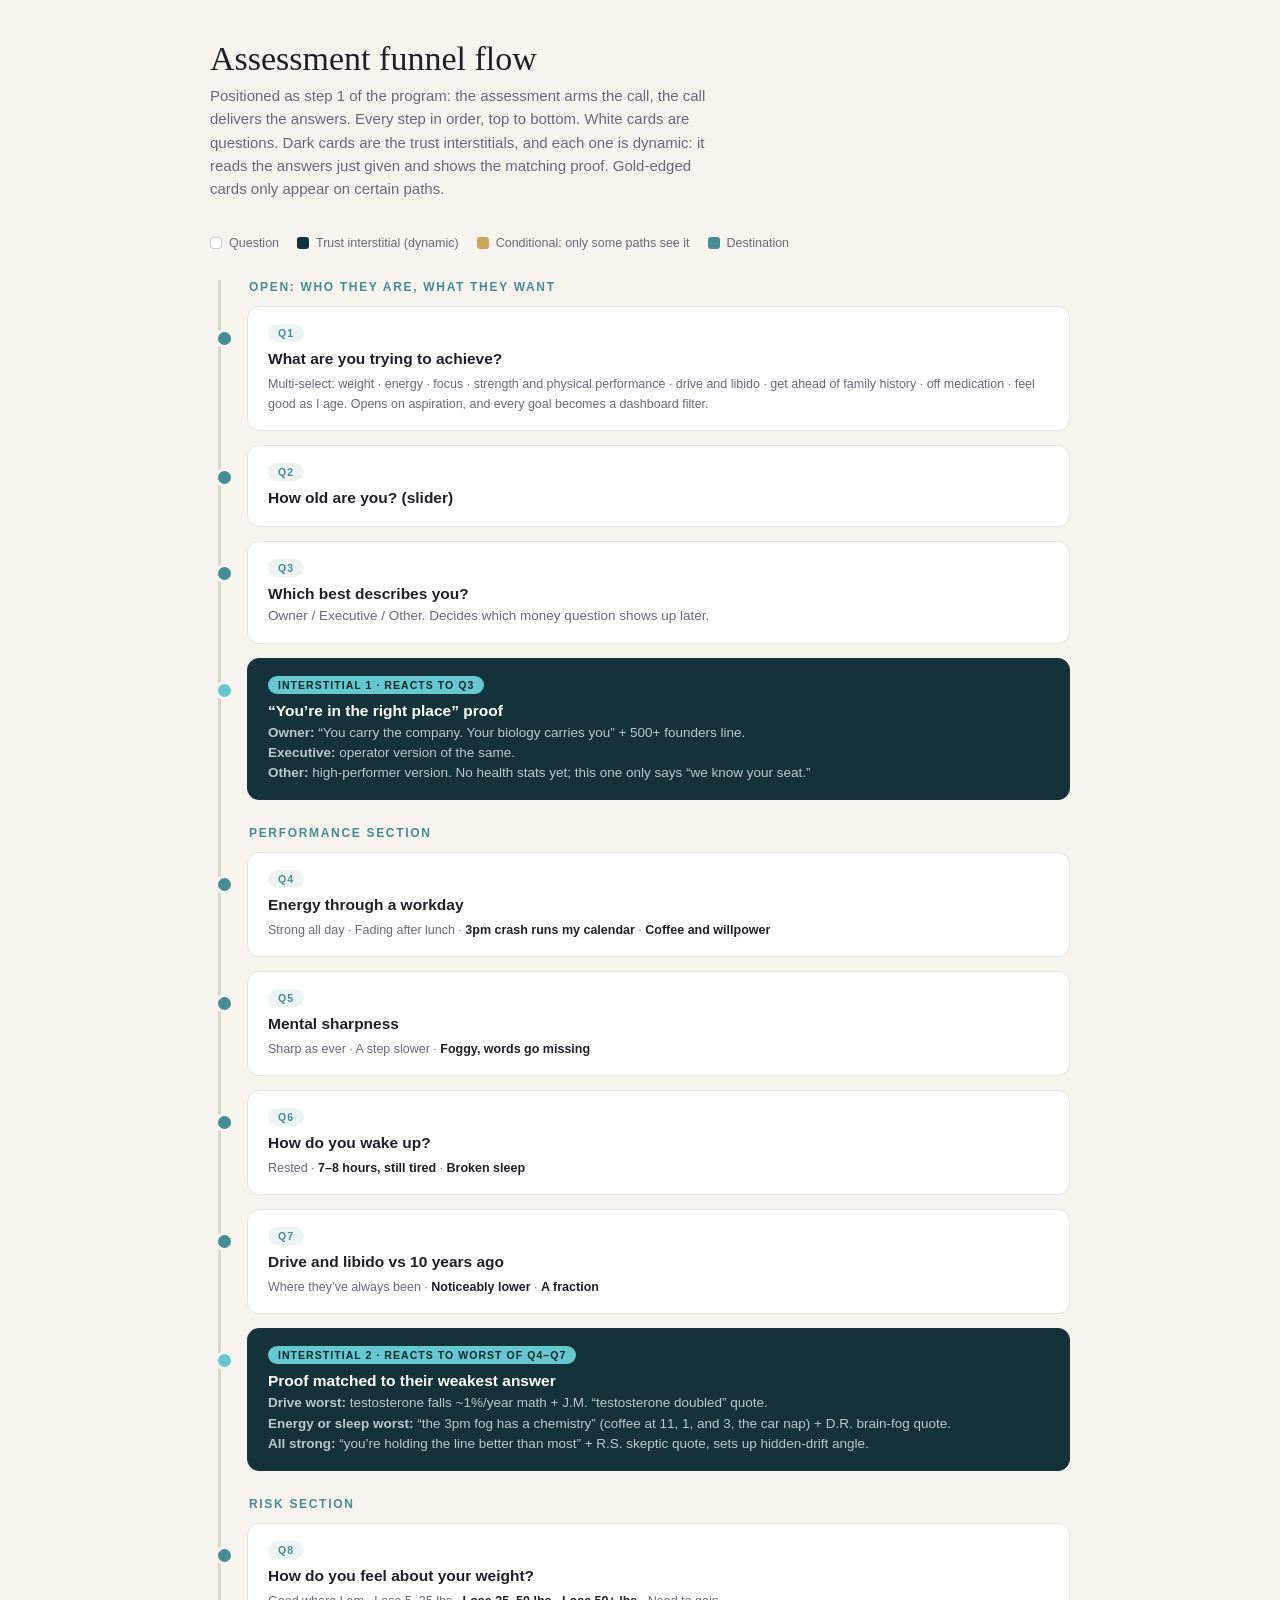
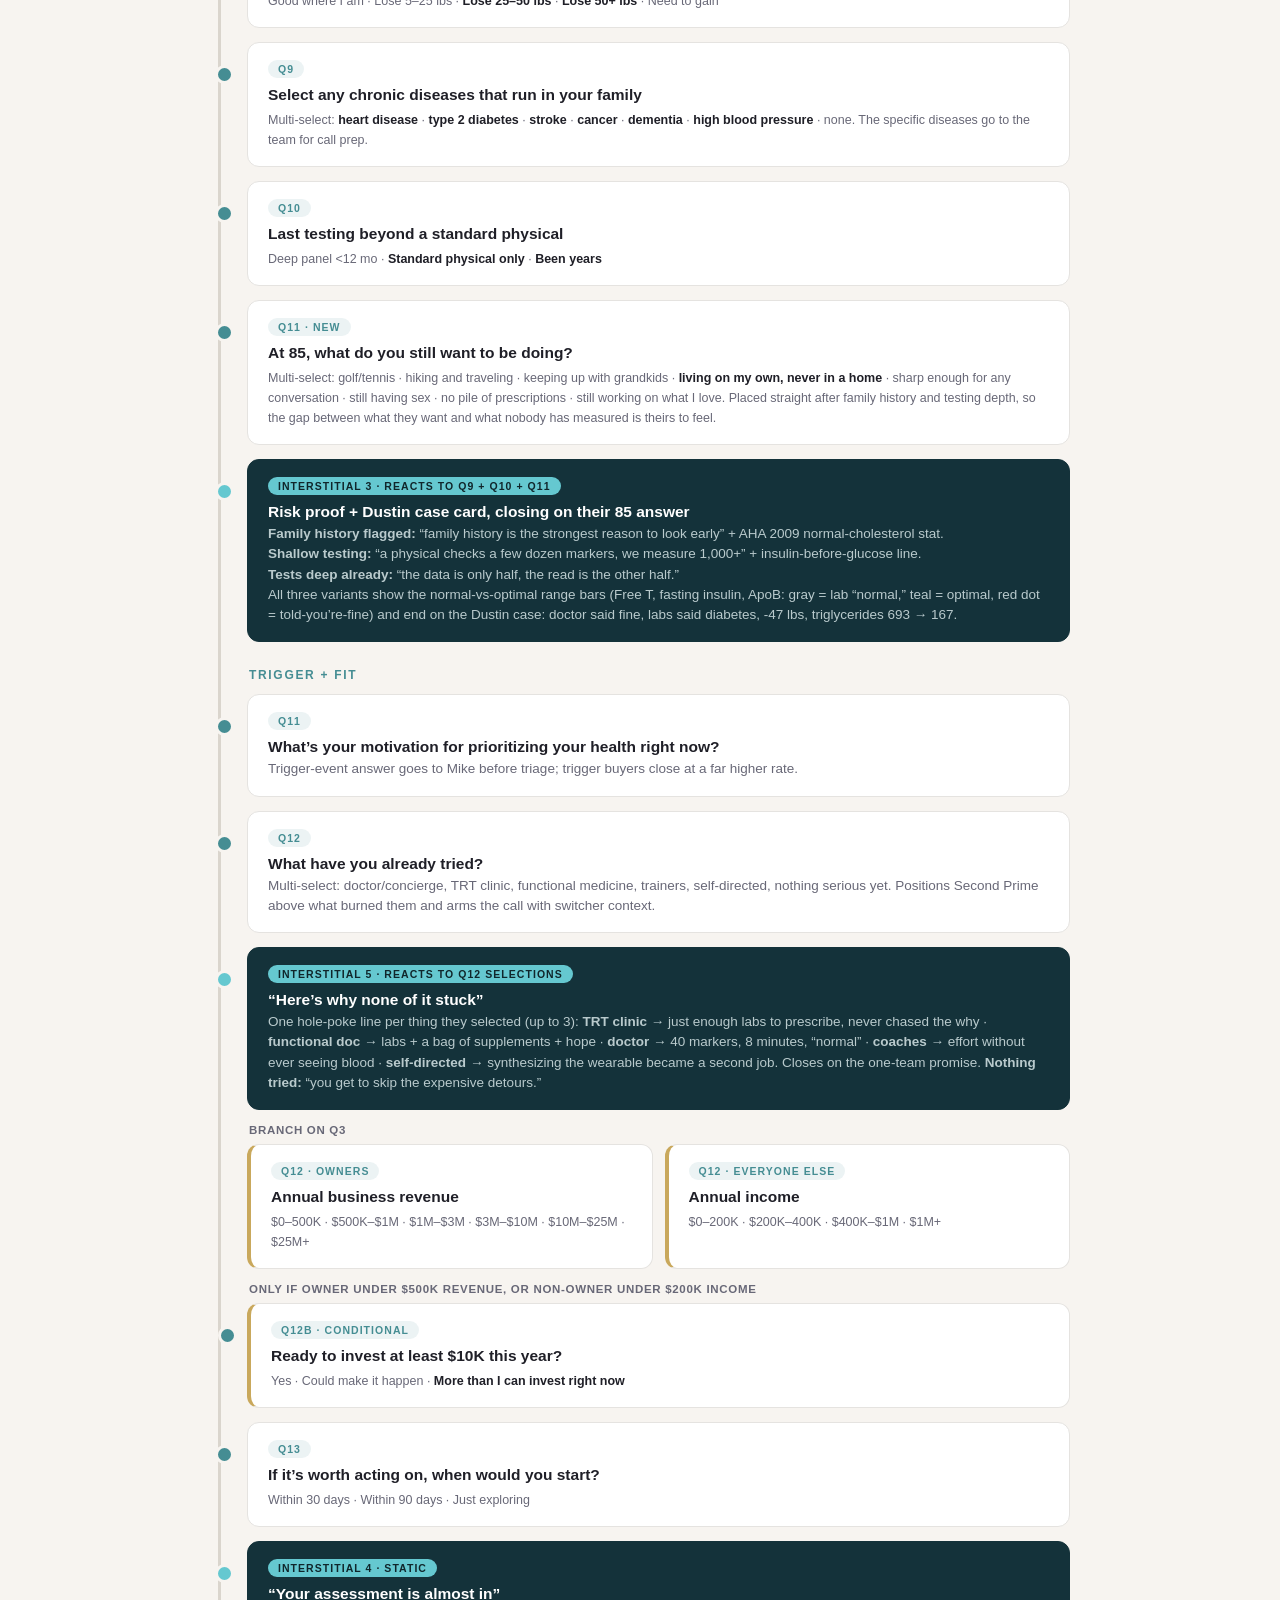
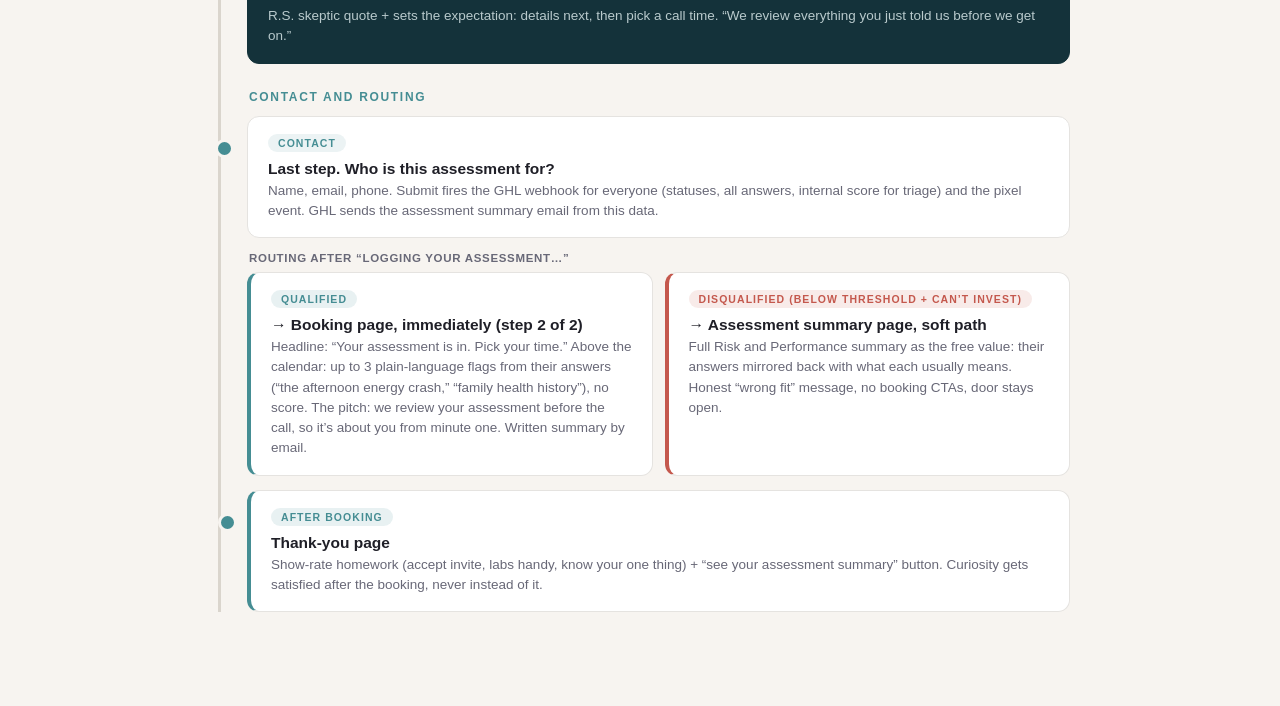
<file: assessment-funnel/FLOW.html>
<!DOCTYPE html>
<html lang="en">
<head>
<meta charset="UTF-8" />
<meta name="viewport" content="width=device-width, initial-scale=1.0" />
<meta name="robots" content="noindex, nofollow" />
<title>Assessment Funnel Flow | Second Prime</title>
<style>
  :root { --ink:#1F1F27; --gray:#686877; --teal:#458D93; --teal-b:#65C8D0; --sand:#F7F4F0; --red:#C4584D; --gold:#C9A85C; }
  * { box-sizing: border-box; margin: 0; }
  body { font-family: -apple-system, "Satoshi", sans-serif; background: var(--sand); color: var(--ink); padding: 40px 16px 80px; }
  .wrap { max-width: 860px; margin: 0 auto; }
  h1 { font-family: Georgia, serif; font-weight: 400; font-size: 34px; margin-bottom: 6px; }
  .sub { color: var(--gray); font-size: 15px; margin-bottom: 36px; max-width: 62ch; line-height: 1.55; }
  .lane { position: relative; padding-left: 26px; border-left: 3px solid #DAD5CD; margin-left: 8px; }
  .node { position: relative; background: #fff; border: 1px solid #E5E3E0; border-radius: 12px; padding: 16px 20px; margin-bottom: 14px; }
  .node::before { content: ""; position: absolute; left: -33px; top: 22px; width: 13px; height: 13px; border-radius: 50%; background: var(--teal); border: 3px solid var(--sand); }
  .node h3 { font-size: 15.5px; margin-bottom: 3px; }
  .node p { font-size: 13.5px; color: var(--gray); line-height: 1.5; }
  .node .opts { font-size: 12.5px; color: var(--gray); margin-top: 6px; line-height: 1.6; }
  .node .opts b { color: var(--ink); font-weight: 600; }
  .q .tagchip { background: rgba(69,141,147,0.1); color: var(--teal); }
  .int { background: #14323A; border-color: #14323A; color: #F2F7F7; }
  .int h3 { color: #fff; }
  .int p { color: rgba(226,240,241,0.8); }
  .int::before { background: var(--teal-b); }
  .tagchip { display: inline-block; font-size: 10.5px; font-weight: 700; letter-spacing: 0.1em; text-transform: uppercase; padding: 3px 10px; border-radius: 100px; margin-bottom: 8px; }
  .int .tagchip { background: var(--teal-b); color: #10262B; }
  .branch { display: grid; grid-template-columns: 1fr 1fr; gap: 12px; margin: 4px 0 14px; }
  .branch .node { margin-bottom: 0; }
  .branch .node::before { display: none; }
  .cond { border-left: 4px solid var(--gold); }
  .cond3 { grid-template-columns: 1fr 1fr 1fr; }
  .arrow-label { font-size: 11.5px; font-weight: 700; letter-spacing: 0.06em; text-transform: uppercase; color: var(--gray); margin: 2px 0 8px 2px; }
  .end { border-left: 4px solid var(--teal); }
  .end-dq { border-left: 4px solid var(--red); }
  .sectionhead { font-size: 12px; font-weight: 700; letter-spacing: 0.14em; text-transform: uppercase; color: var(--teal); margin: 26px 0 12px 2px; }
  .legend { display: flex; gap: 18px; flex-wrap: wrap; margin-bottom: 30px; font-size: 12.5px; color: var(--gray); }
  .legend span { display: inline-flex; align-items: center; gap: 7px; }
  .dot { width: 12px; height: 12px; border-radius: 3px; display: inline-block; }
  @media (max-width: 700px) { .branch, .cond3 { grid-template-columns: 1fr; } }
</style>
</head>
<body>
<div class="wrap">
  <h1>Assessment funnel flow</h1>
  <p class="sub">Positioned as step 1 of the program: the assessment arms the call, the call delivers the answers. Every step in order, top to bottom. White cards are questions. Dark cards are the trust interstitials, and each one is dynamic: it reads the answers just given and shows the matching proof. Gold-edged cards only appear on certain paths.</p>
  <div class="legend">
    <span><span class="dot" style="background:#fff;border:1px solid #ccc"></span>Question</span>
    <span><span class="dot" style="background:#14323A"></span>Trust interstitial (dynamic)</span>
    <span><span class="dot" style="background:#C9A85C"></span>Conditional: only some paths see it</span>
    <span><span class="dot" style="background:#458D93"></span>Destination</span>
  </div>

  <div class="lane">
    <div class="sectionhead">Open: who they are, what they want</div>
    <div class="node q"><span class="tagchip">Q1</span><h3>What are you trying to achieve?</h3><div class="opts">Multi-select: weight &middot; energy &middot; focus &middot; strength and physical performance &middot; drive and libido &middot; get ahead of family history &middot; off medication &middot; feel good as I age. Opens on aspiration, and every goal becomes a dashboard filter.</div></div>
    <div class="node q"><span class="tagchip">Q2</span><h3>How old are you? (slider)</h3></div>
    <div class="node q"><span class="tagchip">Q3</span><h3>Which best describes you?</h3><p>Owner / Executive / Other. Decides which money question shows up later.</p></div>

    <div class="node int"><span class="tagchip">Interstitial 1 &middot; reacts to Q3</span><h3>&ldquo;You&rsquo;re in the right place&rdquo; proof</h3>
      <p><b>Owner:</b> &ldquo;You carry the company. Your biology carries you&rdquo; + 500+ founders line.<br />
      <b>Executive:</b> operator version of the same.<br />
      <b>Other:</b> high-performer version. No health stats yet; this one only says &ldquo;we know your seat.&rdquo;</p></div>

    <div class="sectionhead">Performance section</div>
    <div class="node q"><span class="tagchip">Q4</span><h3>Energy through a workday</h3><div class="opts">Strong all day &middot; Fading after lunch &middot; <b>3pm crash runs my calendar</b> &middot; <b>Coffee and willpower</b></div></div>
    <div class="node q"><span class="tagchip">Q5</span><h3>Mental sharpness</h3><div class="opts">Sharp as ever &middot; A step slower &middot; <b>Foggy, words go missing</b></div></div>
    <div class="node q"><span class="tagchip">Q6</span><h3>How do you wake up?</h3><div class="opts">Rested &middot; <b>7&ndash;8 hours, still tired</b> &middot; <b>Broken sleep</b></div></div>
    <div class="node q"><span class="tagchip">Q7</span><h3>Drive and libido vs 10 years ago</h3><div class="opts">Where they&rsquo;ve always been &middot; <b>Noticeably lower</b> &middot; <b>A fraction</b></div></div>

    <div class="node int"><span class="tagchip">Interstitial 2 &middot; reacts to worst of Q4&ndash;Q7</span><h3>Proof matched to their weakest answer</h3>
      <p><b>Drive worst:</b> testosterone falls ~1%/year math + J.M. &ldquo;testosterone doubled&rdquo; quote.<br />
      <b>Energy or sleep worst:</b> &ldquo;the 3pm fog has a chemistry&rdquo; (coffee at 11, 1, and 3, the car nap) + D.R. brain-fog quote.<br />
      <b>All strong:</b> &ldquo;you&rsquo;re holding the line better than most&rdquo; + R.S. skeptic quote, sets up hidden-drift angle.</p></div>

    <div class="sectionhead">Risk section</div>
    <div class="node q"><span class="tagchip">Q8</span><h3>How do you feel about your weight?</h3><div class="opts">Good where I am &middot; Lose 5&ndash;25 lbs &middot; <b>Lose 25&ndash;50 lbs</b> &middot; <b>Lose 50+ lbs</b> &middot; Need to gain</div></div>
    <div class="node q"><span class="tagchip">Q9</span><h3>Select any chronic diseases that run in your family</h3><div class="opts">Multi-select: <b>heart disease</b> &middot; <b>type 2 diabetes</b> &middot; <b>stroke</b> &middot; <b>cancer</b> &middot; <b>dementia</b> &middot; <b>high blood pressure</b> &middot; none. The specific diseases go to the team for call prep.</div></div>
    <div class="node q"><span class="tagchip">Q10</span><h3>Last testing beyond a standard physical</h3><div class="opts">Deep panel &lt;12 mo &middot; <b>Standard physical only</b> &middot; <b>Been years</b></div></div>

    <div class="node q"><span class="tagchip">Q11 &middot; new</span><h3>At 85, what do you still want to be doing?</h3><div class="opts">Multi-select: golf/tennis &middot; hiking and traveling &middot; keeping up with grandkids &middot; <b>living on my own, never in a home</b> &middot; sharp enough for any conversation &middot; still having sex &middot; no pile of prescriptions &middot; still working on what I love. Placed straight after family history and testing depth, so the gap between what they want and what nobody has measured is theirs to feel.</div></div>
    <div class="node int"><span class="tagchip">Interstitial 3 &middot; reacts to Q9 + Q10 + Q11</span><h3>Risk proof + Dustin case card, closing on their 85 answer</h3>
      <p><b>Family history flagged:</b> &ldquo;family history is the strongest reason to look early&rdquo; + AHA 2009 normal-cholesterol stat.<br />
      <b>Shallow testing:</b> &ldquo;a physical checks a few dozen markers, we measure 1,000+&rdquo; + insulin-before-glucose line.<br />
      <b>Tests deep already:</b> &ldquo;the data is only half, the read is the other half.&rdquo;<br />
      All three variants show the normal-vs-optimal range bars (Free T, fasting insulin, ApoB: gray = lab &ldquo;normal,&rdquo; teal = optimal, red dot = told-you&rsquo;re-fine) and end on the Dustin case: doctor said fine, labs said diabetes, -47 lbs, triglycerides 693 &rarr; 167.</p></div>

    <div class="sectionhead">Trigger + fit</div>
    <div class="node q"><span class="tagchip">Q11</span><h3>What&rsquo;s your motivation for prioritizing your health right now?</h3><p>Trigger-event answer goes to Mike before triage; trigger buyers close at a far higher rate.</p></div>
    <div class="node q"><span class="tagchip">Q12</span><h3>What have you already tried?</h3><p>Multi-select: doctor/concierge, TRT clinic, functional medicine, trainers, self-directed, nothing serious yet. Positions Second Prime above what burned them and arms the call with switcher context.</p></div>

    <div class="node int"><span class="tagchip">Interstitial 5 &middot; reacts to Q12 selections</span><h3>&ldquo;Here&rsquo;s why none of it stuck&rdquo;</h3>
      <p>One hole-poke line per thing they selected (up to 3): <b>TRT clinic</b> &rarr; just enough labs to prescribe, never chased the why &middot; <b>functional doc</b> &rarr; labs + a bag of supplements + hope &middot; <b>doctor</b> &rarr; 40 markers, 8 minutes, &ldquo;normal&rdquo; &middot; <b>coaches</b> &rarr; effort without ever seeing blood &middot; <b>self-directed</b> &rarr; synthesizing the wearable became a second job. Closes on the one-team promise. <b>Nothing tried:</b> &ldquo;you get to skip the expensive detours.&rdquo;</p></div>

    <p class="arrow-label">Branch on Q3</p>
    <div class="branch">
      <div class="node q cond"><span class="tagchip">Q12 &middot; owners</span><h3>Annual business revenue</h3><div class="opts">$0&ndash;500K &middot; $500K&ndash;$1M &middot; $1M&ndash;$3M &middot; $3M&ndash;$10M &middot; $10M&ndash;$25M &middot; $25M+</div></div>
      <div class="node q cond"><span class="tagchip">Q12 &middot; everyone else</span><h3>Annual income</h3><div class="opts">$0&ndash;200K &middot; $200K&ndash;400K &middot; $400K&ndash;$1M &middot; $1M+</div></div>
    </div>

    <p class="arrow-label">Only if owner under $500K revenue, or non-owner under $200K income</p>
    <div class="node q cond"><span class="tagchip">Q12b &middot; conditional</span><h3>Ready to invest at least $10K this year?</h3><div class="opts">Yes &middot; Could make it happen &middot; <b>More than I can invest right now</b></div></div>

    <div class="node q"><span class="tagchip">Q13</span><h3>If it&rsquo;s worth acting on, when would you start?</h3><div class="opts">Within 30 days &middot; Within 90 days &middot; Just exploring</div></div>

    <div class="node int"><span class="tagchip">Interstitial 4 &middot; static</span><h3>&ldquo;Your assessment is almost in&rdquo;</h3><p>R.S. skeptic quote + sets the expectation: details next, then pick a call time. &ldquo;We review everything you just told us before we get on.&rdquo;</p></div>

    <div class="sectionhead">Contact and routing</div>
    <div class="node q"><span class="tagchip">Contact</span><h3>Last step. Who is this assessment for?</h3><p>Name, email, phone. Submit fires the GHL webhook for everyone (statuses, all answers, internal score for triage) and the pixel event. GHL sends the assessment summary email from this data.</p></div>

    <p class="arrow-label">Routing after &ldquo;logging your assessment&hellip;&rdquo;</p>
    <div class="branch">
      <div class="node end"><span class="tagchip" style="background:rgba(69,141,147,0.12);color:var(--teal)">Qualified</span><h3>&rarr; Booking page, immediately (step 2 of 2)</h3><p>Headline: &ldquo;Your assessment is in. Pick your time.&rdquo; Above the calendar: up to 3 plain-language flags from their answers (&ldquo;the afternoon energy crash,&rdquo; &ldquo;family health history&rdquo;), no score. The pitch: we review your assessment before the call, so it&rsquo;s about you from minute one. Written summary by email.</p></div>
      <div class="node end-dq"><span class="tagchip" style="background:rgba(196,88,77,0.12);color:var(--red)">Disqualified (below threshold + can&rsquo;t invest)</span><h3>&rarr; Assessment summary page, soft path</h3><p>Full Risk and Performance summary as the free value: their answers mirrored back with what each usually means. Honest &ldquo;wrong fit&rdquo; message, no booking CTAs, door stays open.</p></div>
    </div>

    <div class="node end"><span class="tagchip" style="background:rgba(69,141,147,0.12);color:var(--teal)">After booking</span><h3>Thank-you page</h3><p>Show-rate homework (accept invite, labs handy, know your one thing) + &ldquo;see your assessment summary&rdquo; button. Curiosity gets satisfied after the booking, never instead of it.</p></div>
  </div>
</div>
</body>
</html>
</file>
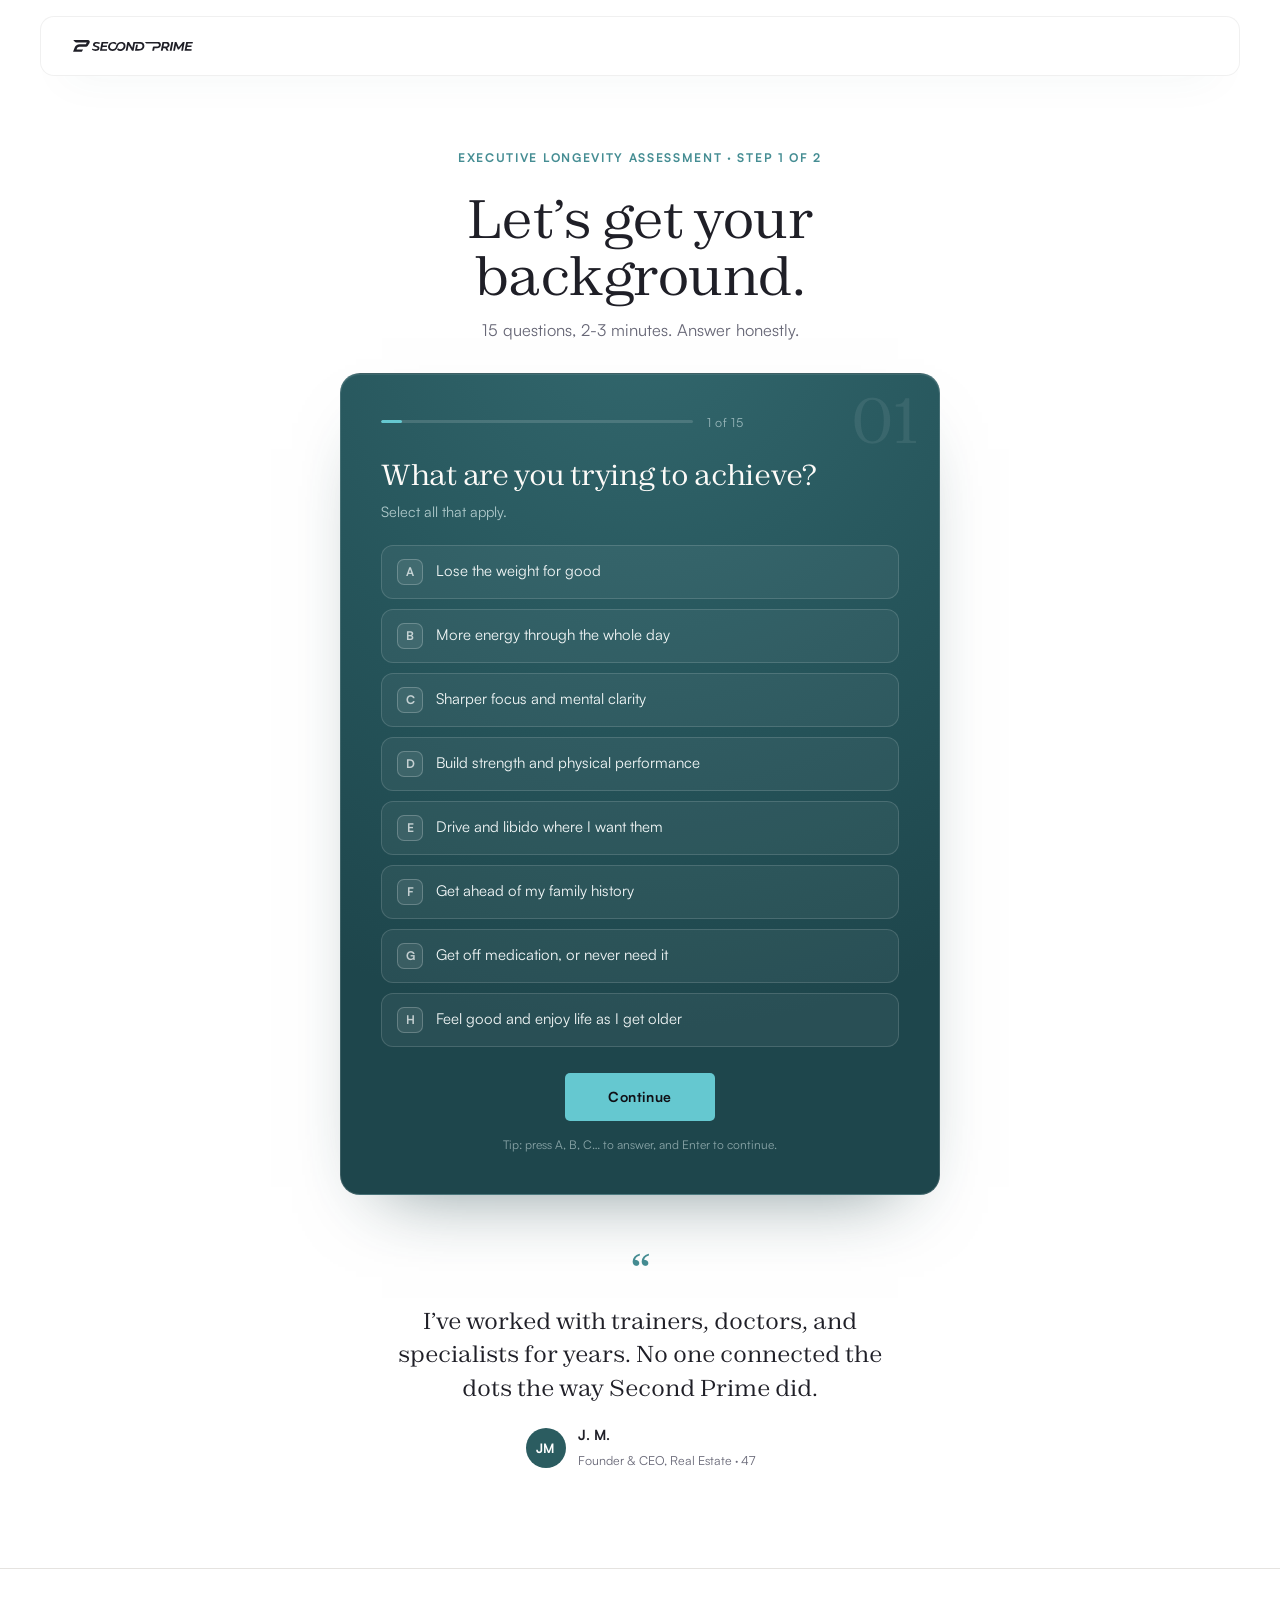
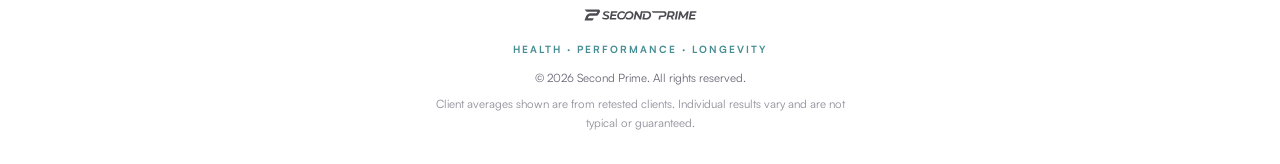
<file: assessment-funnel/results.html>
<!DOCTYPE html>
<html lang="en">
<head>
  <meta charset="UTF-8" />
  <meta name="viewport" content="width=device-width, initial-scale=1.0" />
  <title>Your Assessment Summary | Second Prime</title>
  <meta name="description" content="Your assessment summary: risk and performance gaps, in your own words." />
  <meta name="robots" content="noindex, nofollow" />
  <link rel="icon" type="image/png" sizes="32x32" href="assets/favicon-32.png" />
  <link rel="icon" type="image/png" sizes="16x16" href="assets/favicon-16.png" />
  <meta name="theme-color" content="#101016" />
  <script>document.documentElement.classList.add("js");</script>
  <link rel="stylesheet" href="css/styles.css?v=1" />
  <link rel="stylesheet" href="css/funnel.css?v=11" />
  <link rel="stylesheet" href="css/assess.css?v=34" />
  <!-- Meta pixel (Amartinco LLC's Pixel). Neutral event names only, per Meta health-advertiser rules. -->
  <script>
  (function () {
    if (/^(localhost|127\.0\.0\.1|tests\.secondprime\.io)$|github\.io$/.test(location.hostname)) return; // no pixel on local/test previews
    !function(f,b,e,v,n,t,s){if(f.fbq)return;n=f.fbq=function(){n.callMethod?n.callMethod.apply(n,arguments):n.queue.push(arguments)};if(!f._fbq)f._fbq=n;n.push=n;n.loaded=!0;n.version='2.0';n.queue=[];t=b.createElement(e);t.async=!0;t.src=v;s=b.getElementsByTagName(e)[0];s.parentNode.insertBefore(t,s)}(window,document,'script','https://connect.facebook.net/en_US/fbevents.js');
    fbq('init', '500535282073021');
    fbq('track', 'PageView');
  })();
  </script>
  <!-- First-party tracking (our own database, separate from the pixel). See TRACKING.md. -->
  <script src="js/experiments.js?v=1"></script>
  <script src="js/track.js?v=4"></script>
  <script>
    try {
      var spRes = JSON.parse(localStorage.getItem('sp_assessment') || 'null');
      spTrack('results_view', { tier: spRes && spRes.tier ? spRes.tier : 'unknown' });
    } catch (_) {}
  </script>
</head>
<body class="rs-page">

  <header class="nav" id="nav">
    <div class="nav-inner">
      <span class="nav-logo" role="img" aria-label="Second Prime"></span>
      <nav class="nav-links"></nav>
      <div class="nav-actions">
        <a class="btn-cta" href="booking.html" id="navCta">Book My Call</a>
      </div>
    </div>
  </header>

  <!-- ============ SCORE + VIDEO + TOP CTA ============ -->
  <section class="rs-hero rs-hero-tight">
    <div class="container center">
      <span class="hero-tag">Your Assessment Summary</span>
      <h1 id="rsHeadline">Here&rsquo;s what your assessment flagged.</h1>
      <div class="rs-herochips" id="heroChips"></div>
      <p class="rs-verdict" id="verdict"></p>
      <div class="rs-topcta" id="topCta">
        <a class="btn btn-teal btn-lg" href="booking.html" id="bookBtn">Book My Free 15-Minute Call&ensp;&rarr;</a>
        <p class="f-hero-note" style="margin-top:12px">We review your assessment before the call: what your answers point to, and what we&rsquo;d test first.</p>
      </div>

      <!-- ============ RESULTS VIDEO (Vimeo) ============ -->
      <div class="as-video" id="resultsVideo" style="margin-bottom:0">
        <div style="padding:56.25% 0 0 0;position:relative;border-radius:16px;overflow:hidden;"><iframe src="https://player.vimeo.com/video/1179952534?badge=0&amp;autopause=0&amp;player_id=0&amp;app_id=58479" frameborder="0" allow="autoplay; fullscreen; picture-in-picture; clipboard-write; encrypted-media; web-share" referrerpolicy="strict-origin-when-cross-origin" style="position:absolute;top:0;left:0;width:100%;height:100%;" title="Second Prime"></iframe></div>
      </div>
      <script src="https://player.vimeo.com/api/player.js"></script>
    </div>
  </section>

  <!-- ============ THE TWO READS ============ -->
  <section style="background: var(--bg-light)">
    <div class="container" style="max-width: 840px">
      <div class="center" style="margin-bottom: 44px">
        <span class="eyebrow">The Read</span>
        <h2 id="readHead">Two reads decide your next decade.</h2>
      </div>
      <div id="buckets"></div>
      <p class="f-range-note" style="margin-top:26px">Scored from your answers against the profile of a high-output body, the same first read we do with clients. Your words below, and what they usually mean in the labs.</p>
    </div>
  </section>

  <!-- ============ THE GAP ============ -->
  <section class="rs-gap">
    <div class="container center">
      <span class="eyebrow" style="color: var(--teal-bright)">The Honest Caveat</span>
      <h2>Your answers can point.<br />Only labs can confirm.</h2>
      <p class="lead">Symptoms are the last thing to show up, years after the numbers start moving. A standard physical checks a few dozen markers. We measure 1,000+ across blood, hormones, gut, and real-world performance, read against optimal instead of &ldquo;normal.&rdquo;</p>
      <div class="rs-gap-stats">
        <div><b>1,000+</b><span>biomarkers we test</span></div>
        <div><b>~40</b><span>markers in a typical physical</span></div>
        <div><b>-12 yrs</b><span>avg. client biological age reduction</span></div>
      </div>
    </div>
  </section>

  <!-- ============ QUALIFIED CTA ============ -->
  <section class="f-cta" id="ctaQualified">
    <div class="container center">
      <span class="eyebrow">The Next 15 Minutes That Matter</span>
      <h2>The next step is a conversation.</h2>
      <p class="lead">A free 15-minute call with our team. We come armed with your assessment, tell you what we&rsquo;d test first and why, and give you a straight answer on whether we can help. If we can&rsquo;t, we&rsquo;ll say so.</p>
      <div class="rs-cta-steps">
        <div><b>01</b><span>We review your assessment before the call, every answer</span></div>
        <div><b>02</b><span>You get the read: what&rsquo;s likely driving what you feel</span></div>
        <div><b>03</b><span>A straight yes or no on whether we&rsquo;re the right team</span></div>
      </div>
      <a class="btn btn-teal btn-lg" href="booking.html" id="bookBtn2">Book My Free 15-Minute Call&ensp;&rarr;</a>
      <p class="note">We take on a limited number of new clients each month. Your assessment is saved either way.</p>
    </div>
  </section>

  <!-- ============ DQ SOFT PATH (hidden unless disqualified) ============ -->
  <section class="f-cta" id="ctaSoft" style="display:none">
    <div class="container center">
      <span class="eyebrow">A Straight Answer</span>
      <h2>Thank you for being honest with us.</h2>
      <p class="lead">Based on where you are right now, our programs would be the wrong fit, and we&rsquo;d rather tell you that than take your time or money. Your summary above still stands. Use it: get real bloodwork done this year, and treat anything flagged as worth a conversation with your doctor.</p>
      <a class="btn btn-teal btn-lg" href="https://secondprime.io">Explore Second Prime</a>
      <p class="note">If your situation changes, the door is open. We&rsquo;d genuinely welcome you back.</p>
    </div>
  </section>

  <!-- ============ PROOF ============ -->
  <section style="background: var(--bg-light)">
    <div class="container">
      <div class="center" style="margin-bottom: 48px">
        <span class="eyebrow">They Started Here Too</span>
        <h2>Reads like yours, a year later.</h2>
      </div>
      <div class="f-cases">
        <article class="f-case">
          <div class="f-case-head">
            <img class="f-case-avatar" src="assets/cases/dustin-head.jpg" alt="" loading="lazy" style="object-position:center 22%" />
            <div><span class="tag">Construction Founder, Indiana</span><span class="age">Age 41</span></div>
          </div>
          <div class="title">His doctor said he was fine. The labs said diabetes.</div>
          <ul>
            <li>-47 lbs body weight</li>
            <li>Triglycerides 693 &rarr; 167</li>
            <li>Testosterone +35%</li>
          </ul>
        </article>
        <article class="f-case">
          <div class="f-case-head">
            <img class="f-case-avatar" src="assets/cases/rob-head.jpg" alt="" loading="lazy" style="object-position:center 30%" />
            <div><span class="tag">Aerospace Engineering Manager</span><span class="age">Age 46</span></div>
          </div>
          <div class="title">Training hard every day, going backwards. We found why.</div>
          <ul>
            <li>Body fat 28% &rarr; 13%</li>
            <li>+13 lbs lean mass</li>
            <li>CV risk down 57%</li>
          </ul>
        </article>
        <article class="f-case">
          <div class="f-case-head">
            <img class="f-case-avatar" src="assets/cases/andrew-head.jpg" alt="" loading="lazy" style="object-position:center 38%" />
            <div><span class="tag">Founder &amp; Biologist</span><span class="age">Age 31</span></div>
          </div>
          <div class="title">$20,000 of specialists, no answers. He ran his own labs.</div>
          <ul>
            <li>Testosterone 380 &rarr; 1,170</li>
            <li>hs-CRP 15 &rarr; 0.4</li>
            <li>-40 lbs</li>
          </ul>
        </article>
      </div>
      <p class="f-disc">Individual results vary and are not typical or guaranteed. Shared with permission.</p>
      <div class="f-section-cta" id="lowerCta">
        <a class="btn btn-dark btn-lg" href="booking.html" id="bookBtn3">Book My Free 15-Minute Call&ensp;&rarr;</a>
      </div>
    </div>
  </section>

  <!-- ============ FOOTER ============ -->
  <footer class="f-footer">
    <div class="container">
      <div class="f-logo" role="img" aria-label="Second Prime"></div>
      <p class="tagline">Health &middot; Performance &middot; Longevity</p>
      <p class="copy">&copy; 2026 Second Prime. All rights reserved.</p>
      <p class="disc">The Second Prime Score is an educational self-assessment based on your answers. It is not a diagnosis and is not a substitute for medical care, diagnosis, or treatment. Individual results vary and are not typical or guaranteed.</p>
    </div>
  </footer>

  <!-- ============ STICKY MOBILE CTA ============ -->
  <div class="f-sticky" id="fSticky">
    <div class="f-sticky-txt"><b id="stickyScore">Your results are in</b>Free 15-minute call to walk through them</div>
    <a class="btn btn-teal" href="booking.html" id="bookBtn4">Book My Call</a>
  </div>

  <script>
  (function () {
    var raw = null;
    try { raw = JSON.parse(localStorage.getItem('sp_assessment') || 'null'); } catch (_) {}
    /* ?demo=1 renders a representative result for review (no stored data needed).
       ?demo=dq previews the disqualified soft path. */
    var demo = new URLSearchParams(location.search).get('demo');
    if (demo && (!raw || typeof raw.score !== 'number' || !raw.perf)) {
      raw = {
        data: { firstName: 'Andrew', energy: 'The 3pm crash runs my calendar', focus: 'A step slower than I was',
                sleep: 'I sleep 7-8 hours and still wake up tired', drive: 'Noticeably lower',
                bodycomp: 'I need to lose 25 to 50 lbs', family: 'Heart disease', familyList: ['Heart disease'],
                labs: 'Standard annual physical only' },
        score: 58,
        perf: { pts: 10, pct: 44, status: 'drift' },
        risk: { pts: 9, pct: 36, status: 'flag' },
        qualified: demo !== 'dq'
      };
    }
    if (!raw || typeof raw.score !== 'number' || !raw.perf) { window.location.href = 'assessment.html'; return; }

    var data = raw.data || {};
    var score = raw.score;
    var qualified = raw.qualified !== false;
    var first = (data.firstName || '').replace(/[<>&"]/g, '');

    // Headline, status chips, verdict. The numeric score stays internal (webhook
    // triage) and never renders here; flags mean something, numbers don't.
    document.getElementById('rsHeadline').textContent = first ? first + ', here’s what your assessment flagged.' : 'Here’s what your assessment flagged.';
    var STATUS = { solid: 'Solid', drift: 'Drifting', flag: 'Flagged' };
    document.getElementById('heroChips').innerHTML =
      '<span class="rs-hchip is-' + raw.risk.status + '">Risk &middot; ' + STATUS[raw.risk.status] + '</span>' +
      '<span class="rs-hchip is-' + raw.perf.status + '">Performance &middot; ' + STATUS[raw.perf.status] + '</span>';
    var statuses = [raw.risk.status, raw.perf.status];
    var verdict;
    if (statuses.indexOf('flag') >= 0) verdict = 'The flags below are your body asking for a closer look. Here it is in your own words, and what each usually means in the labs.';
    else if (statuses.indexOf('drift') >= 0) verdict = 'You’re drifting. Slowly enough that every year feels normal, and it’s measurable. Here it is in your own words.';
    else verdict = 'Nothing loud in your answers. The gaps worth closing are the quiet ones, and those only show up in blood.';
    document.getElementById('verdict').textContent = verdict;
    document.getElementById('stickyScore').textContent = 'Your assessment summary is in';

    /* ============ THE TWO READS ============
       Each bucket renders a score bar plus mirror cards: the answer they gave,
       quoted back, with what it usually means in the labs. */
    var MIRRORS = {
      energy: {
        'Good mornings, fading after lunch': 'An afternoon fade this consistent is usually blood sugar or cortisol rhythm. Both show up in labs long before they show up in your calendar.',
        'The 3pm crash runs my calendar': 'A crash you can set a clock by is chemistry: blood sugar, cortisol rhythm, thyroid. It stops being a discipline problem when it’s measurable.',
        "I'm running on coffee and willpower": 'Caffeine is a loan against tomorrow’s energy. The balance owed is measurable: cortisol, blood sugar, thyroid, and usually more than one at once.'
      },
      focus: {
        'A step slower than I was': 'A step slower at your age is worth measuring, because the usual drivers (hormones, inflammation, glucose swings) respond fast once they’re named.',
        'Foggy. Words go missing, focus drifts, most days': 'Fog like this has a driver we can usually name: hormones, inflammation, or glucose swings. Clients describe it as walking through corn syrup. It clears when the driver gets fixed.'
      },
      sleep: {
        'I sleep 7-8 hours and still wake up tired': 'Waking up tired after a full night points inside the night: cortisol, blood sugar dips, breathing. All testable, and almost never checked.',
        'Broken sleep, most nights': 'Broken sleep is both a symptom and an accelerant. Every other number on this page gets worse until it’s fixed, and the drivers are measurable.'
      },
      drive: {
        'Noticeably lower': 'Drive tracks testosterone closer than almost any symptom, and testosterone falls about 1% a year from your mid-30s. Yours is telling you where to look.',
        'A fraction of what they were': 'Drive at a fraction of what it was is a lab finding waiting to be run. It shows up everywhere: muscle, confidence, decision speed, the edge you built the business with.'
      },
      bodycomp: {
        'I need to lose 5 to 25 lbs': 'Weight that crept up on the same habits usually means something upstream shifted. Caught at this stage it’s one of the most fixable things we see.',
        'I need to lose 25 to 50 lbs': '25+ lbs that ignores effort is insulin talking. It shows up in blood years before glucose gets flagged, and most physicals never order the test.',
        'I need to lose 50+ lbs': '50+ lbs usually means insulin resistance is already established. The road ends at a diagnosis unless the numbers get read early, and it responds fast once they are.',
        'I need to gain weight': 'Struggling to hold weight on has drivers worth naming: appetite, hormones, absorption. All measurable.'
      },
      labs: {
        'Standard annual physical only': 'A standard physical checks a few dozen markers. The answers usually live in the other 960.',
        "It's been years since any real bloodwork": 'Right now your risk picture is a guess. That’s fixable in one blood draw.'
      }
    };

    var BUCKETS = [
      {
        key: 'risk', label: 'Risk', data: raw.risk,
        sub: 'Heart, metabolic, and the blind spots between physicals.',
        fields: ['bodycomp', 'family', 'labs'],
        solidLine: 'Nothing loud on the risk side of your answers. Scores like this are where we find the quietest problems: the ApoB nobody ordered, the insulin creeping inside "normal." Worth confirming once, properly.'
      },
      {
        key: 'perf', label: 'Performance', data: raw.perf,
        sub: 'Energy, focus, sleep, and drive. Your output, measured.',
        fields: ['energy', 'focus', 'sleep', 'drive'],
        solidLine: 'Your performance answers hold up. Most owners we test who feel this good still carry 2 or 3 lab findings worth acting on, and catching them here is what keeps it this way.'
      }
    ];
    // Lead with the worse bucket: that's the wound this page presses on.
    BUCKETS.sort(function (a, b) { return a.data.pct - b.data.pct; });

    var host = document.getElementById('buckets');
    BUCKETS.forEach(function (b) {
      var sec = document.createElement('div');
      sec.className = 'rs-bucket is-' + b.data.status;
      var esc = function (s) { return String(s).replace(/&/g, '&amp;').replace(/</g, '&lt;'); };
      var mirrors = b.fields.map(function (f) {
        var ans, meaning;
        if (f === 'family') {
          var list = data.familyList || (data.family && data.family !== 'None reported' ? String(data.family).split(', ') : []);
          if (!list.length) return '';
          ans = list.join(', ') + ' in the family';
          meaning = list.length >= 2
            ? 'More than one line of family history is the strongest reason to look early. The findings that change that story show up in blood about a decade before symptoms, and half of heart attack patients had "normal" cholesterol on their last labs.'
            : 'One family diagnosis is reason enough to look early. The markers that show whether you’re on the same path are measurable today.';
        } else {
          ans = data[f];
          meaning = MIRRORS[f] && MIRRORS[f][ans];
        }
        return meaning ? '<div class="rs-mirror"><p class="rs-m-you">You told us: &ldquo;' + esc(ans) + '&rdquo;</p><p class="rs-m-mean">' + meaning + '</p></div>' : '';
      }).join('');
      if (!mirrors) mirrors = '<div class="rs-mirror rs-mirror-solid"><p class="rs-m-mean">' + b.solidLine + '</p></div>';
      sec.innerHTML =
        '<div class="rs-b-head">' +
          '<div><h3>' + b.label + '</h3><p>' + b.sub + '</p></div>' +
          '<span class="rs-d-status">' + STATUS[b.data.status] + '</span>' +
        '</div>' +
        '<div class="rs-d-bar"><i style="width:0%" data-w="' + b.data.pct + '"></i></div>' +
        mirrors;
      host.appendChild(sec);
      setTimeout(function () { sec.querySelector('.rs-d-bar i').style.width = b.data.pct + '%'; }, 350);
    });

    // Section headline names the worse bucket.
    var worst = BUCKETS[0];
    if (worst.data.status !== 'solid') {
      document.getElementById('readHead').textContent = 'Your ' + worst.label.toLowerCase() + ' read is where to look first.';
    }

    // Booking handoff carries contact details for prefill.
    var qs = new URLSearchParams({
      first_name: data.firstName || '', last_name: data.lastName || '',
      email: data.email || '', phone: data.phone || ''
    }).toString();
    ['bookBtn', 'bookBtn2', 'bookBtn3', 'bookBtn4', 'navCta'].forEach(function (id) {
      var el = document.getElementById(id); if (el) el.href = 'booking.html?' + qs;
    });

    // Disqualified: soft path replaces every booking CTA.
    if (!qualified) {
      document.getElementById('ctaQualified').style.display = 'none';
      document.getElementById('ctaSoft').style.display = '';
      document.getElementById('lowerCta').style.display = 'none';
      document.getElementById('fSticky').style.display = 'none';
      document.getElementById('navCta').style.display = 'none';
      document.getElementById('topCta').style.display = 'none';
    }

    // Sticky mobile CTA after the first screen.
    var sticky = document.getElementById('fSticky');
    function onStickyScroll() { if (qualified) sticky.classList.toggle('show', window.scrollY > window.innerHeight * 0.9); }
    window.addEventListener('scroll', onStickyScroll, { passive: true });
    onStickyScroll();

    // Nav theme (dark sections).
    var nav = document.getElementById('nav');
    var NAV_DARK = '.rs-hero, .rs-gap, .f-cta, .f-footer';
    function updateNavTheme() {
      var r = nav.getBoundingClientRect();
      var y = r.top + r.height / 2;
      nav.style.pointerEvents = 'none';
      var el = document.elementFromPoint(r.left + r.width * 0.5, y);
      nav.style.pointerEvents = '';
      nav.classList.toggle('light', !(el && el.closest(NAV_DARK)));
    }
    window.addEventListener('scroll', updateNavTheme, { passive: true });
    updateNavTheme();

  })();
  </script>
</body>
</html>
</file>
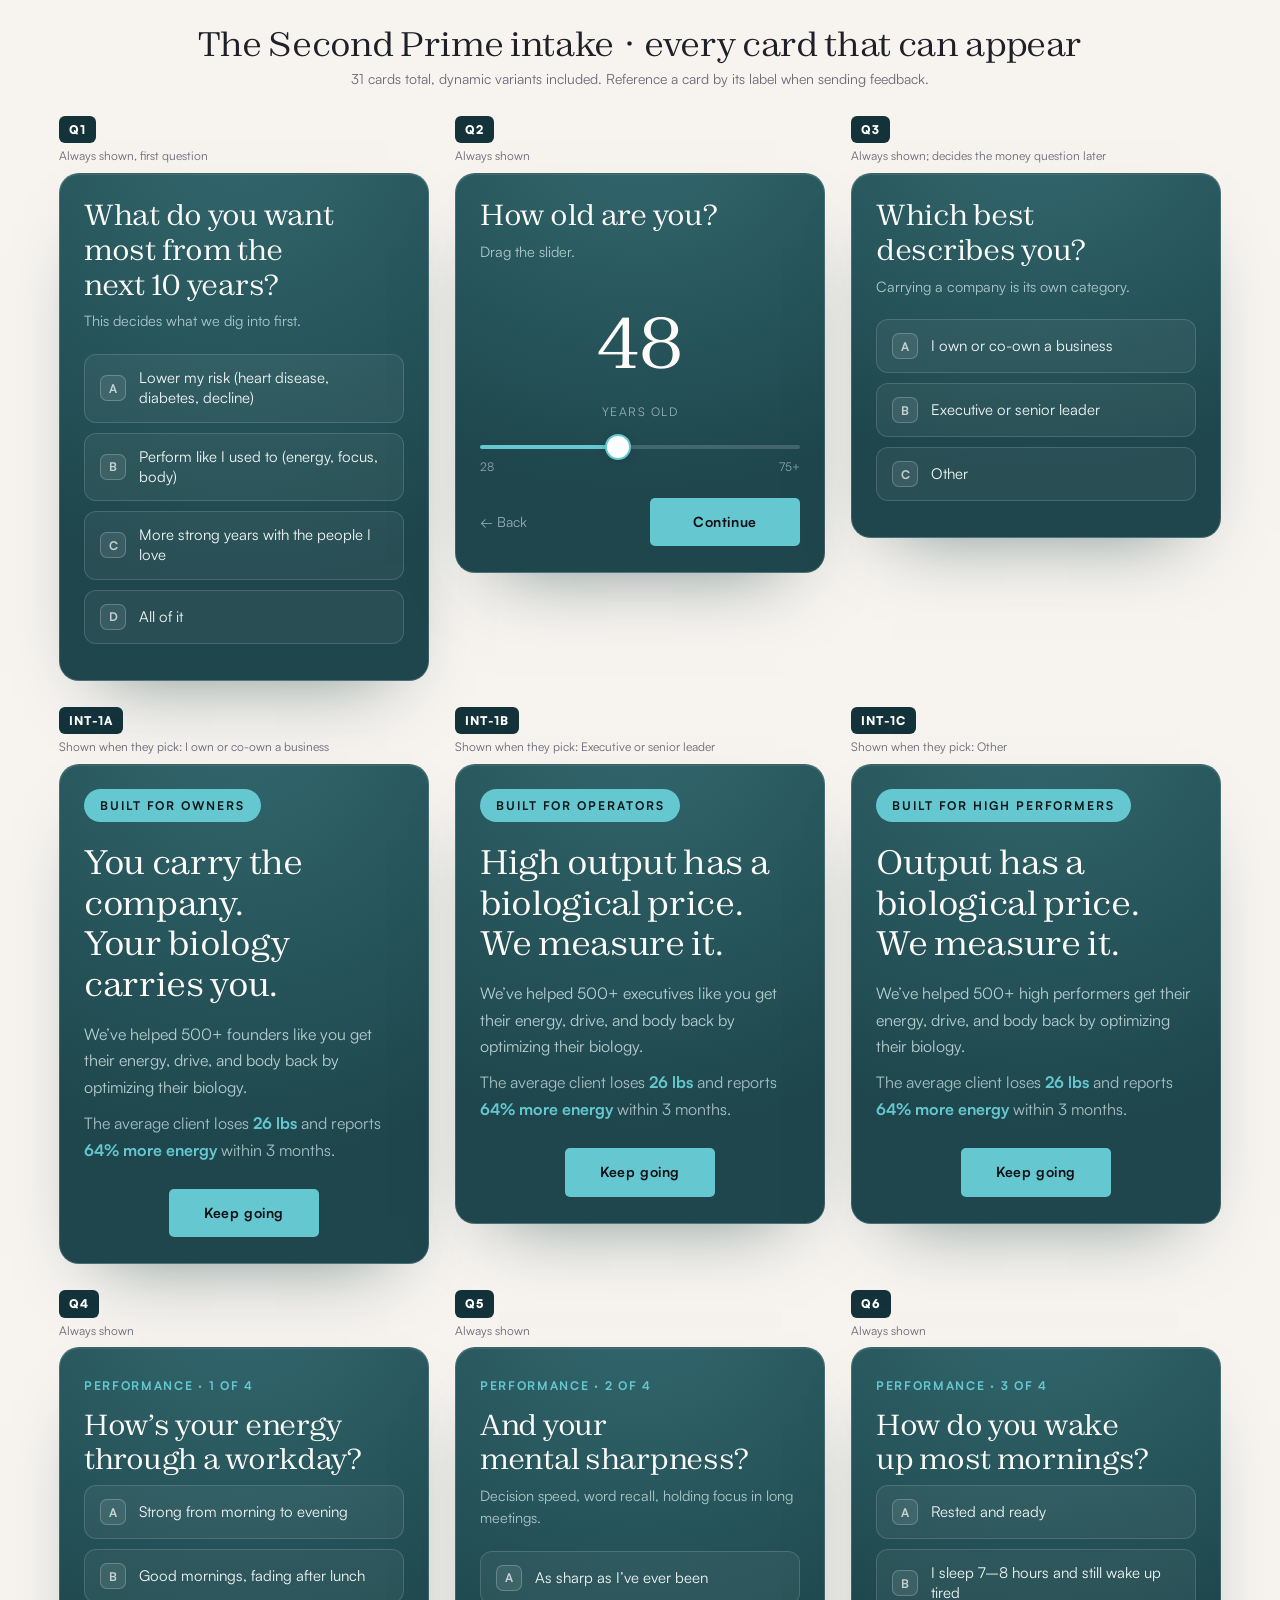
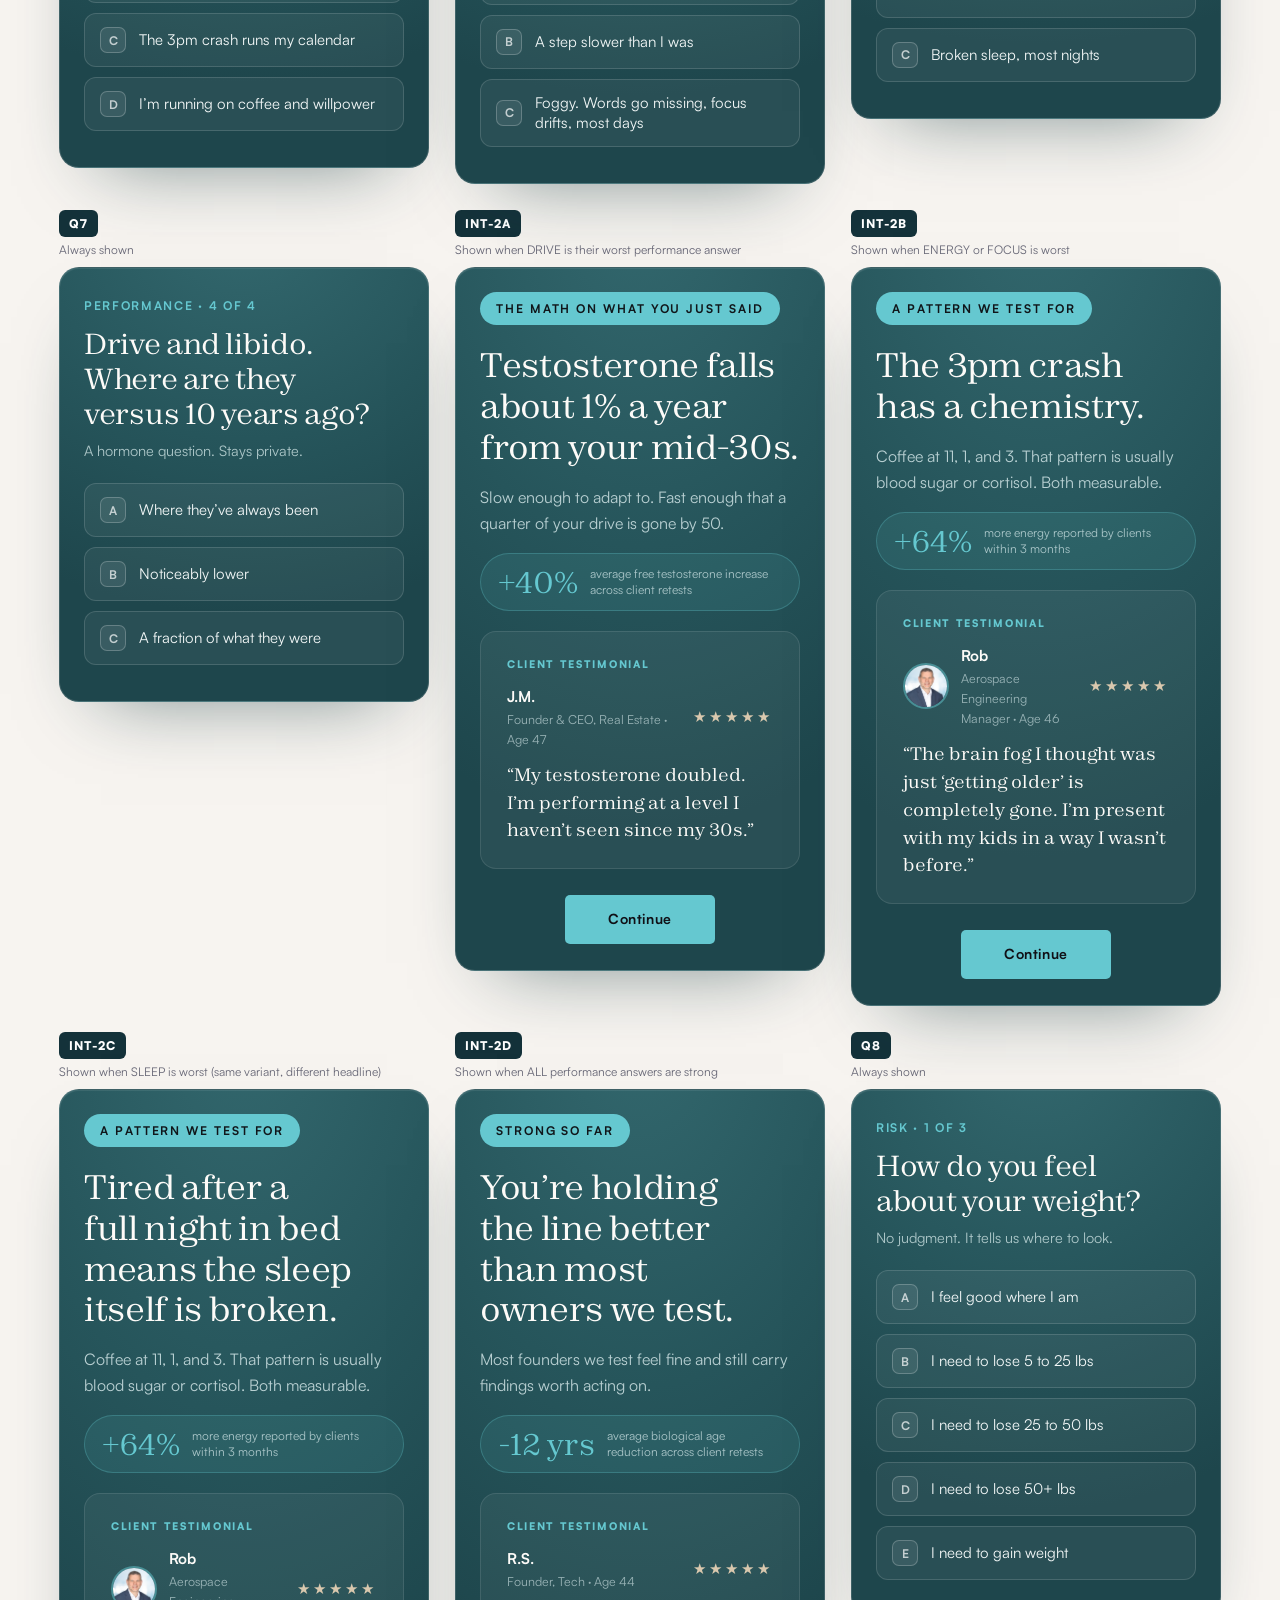
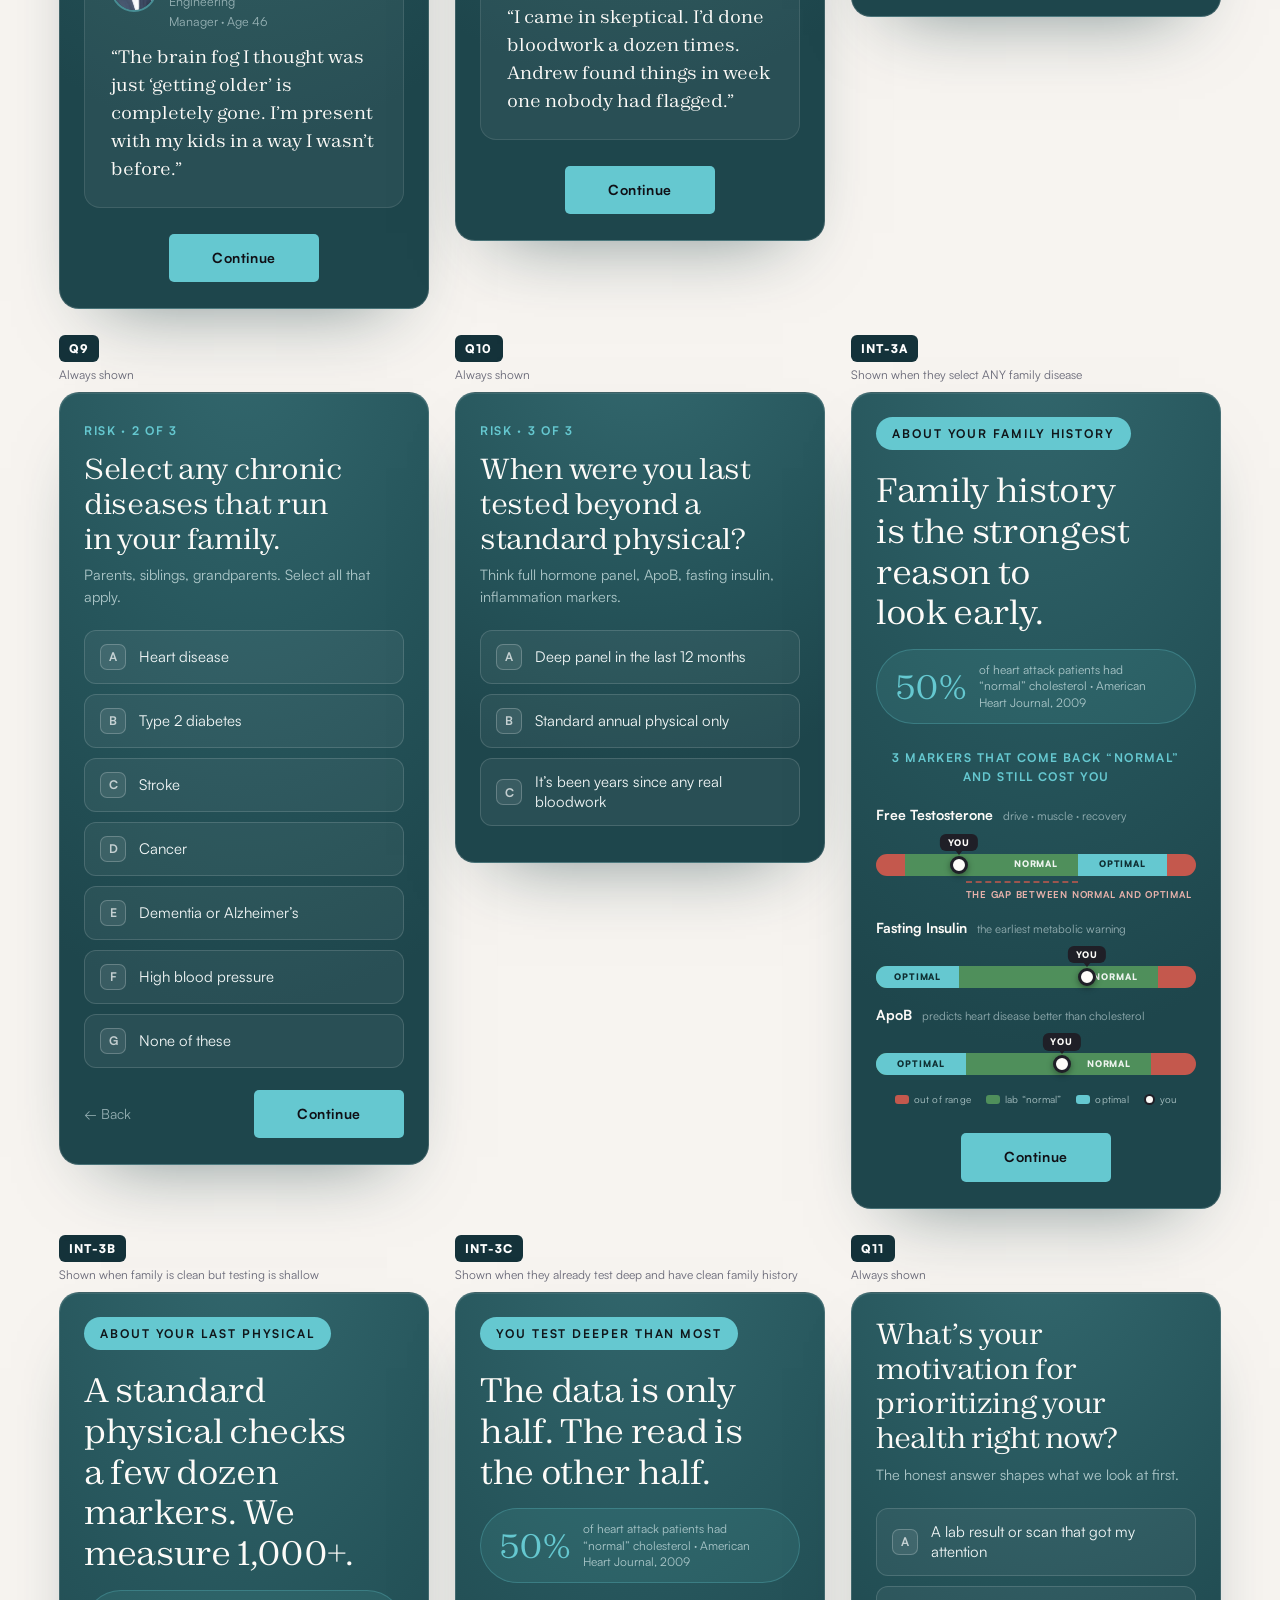
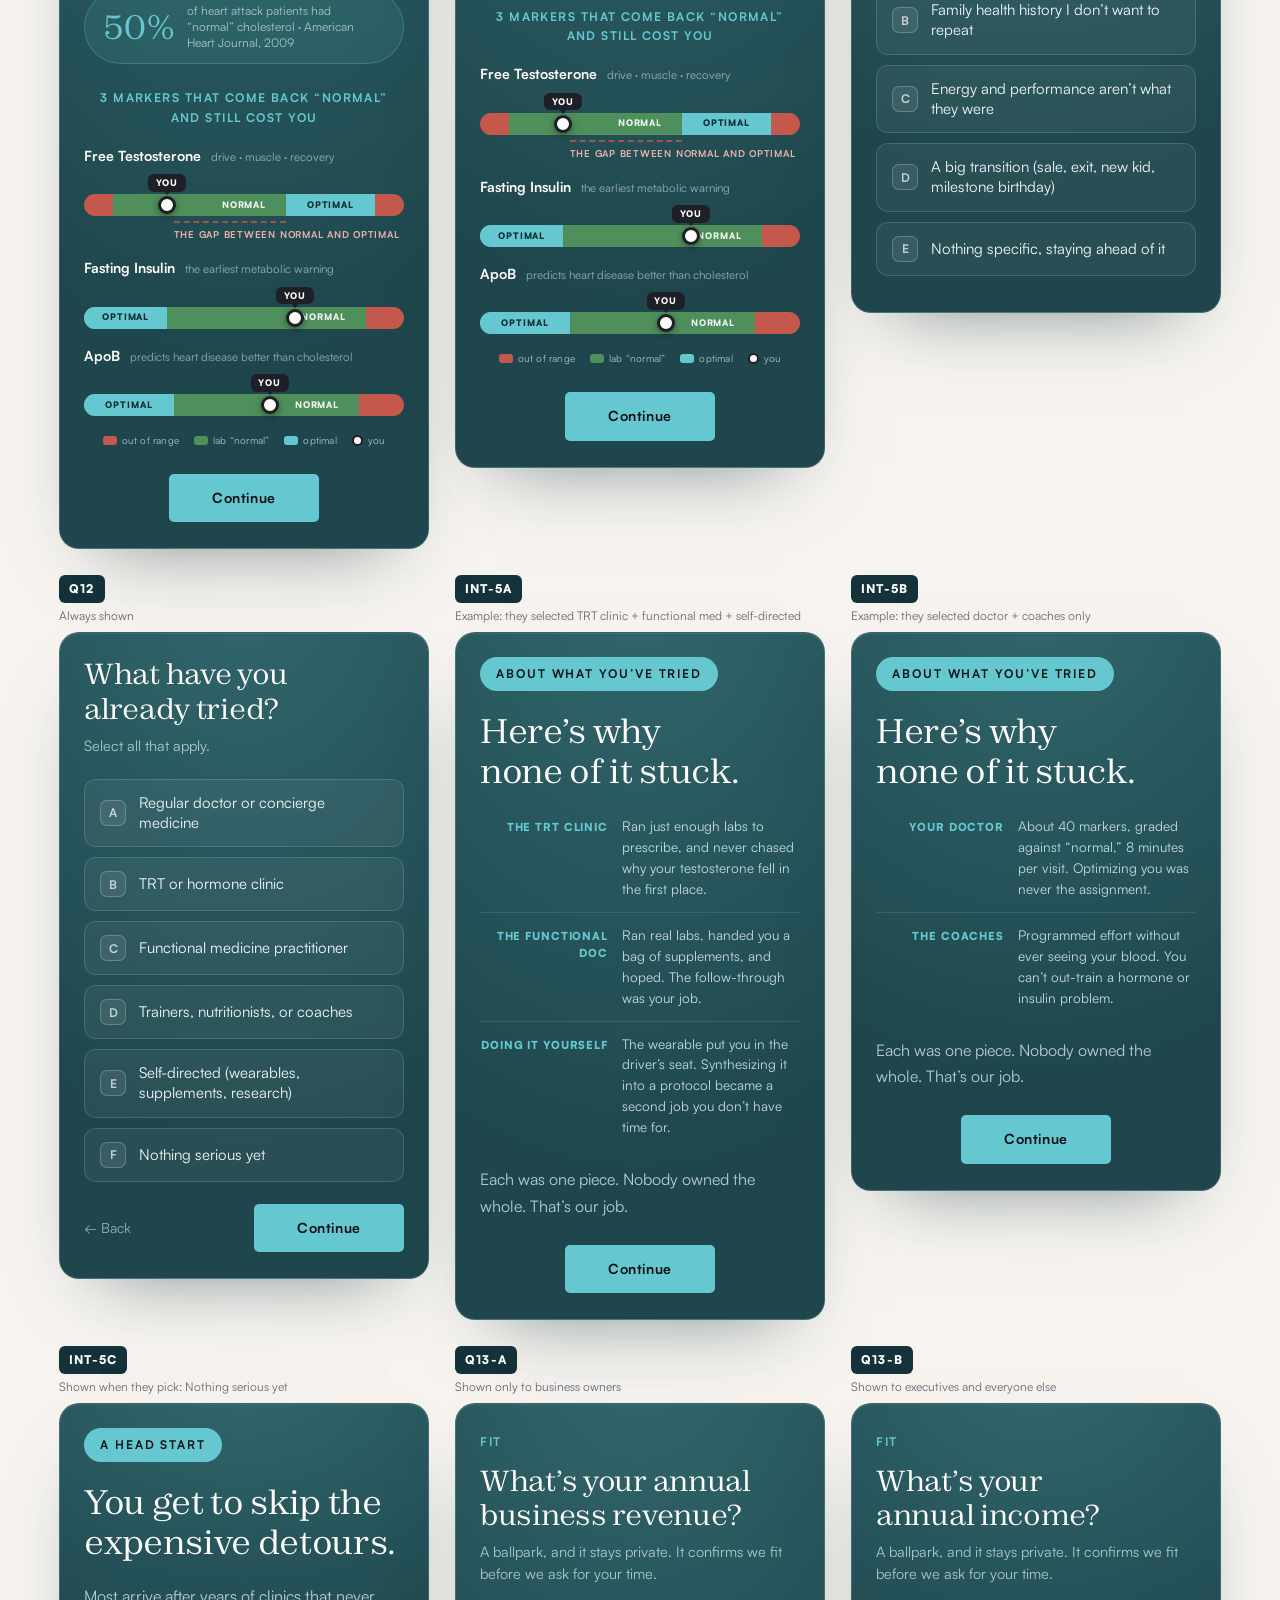
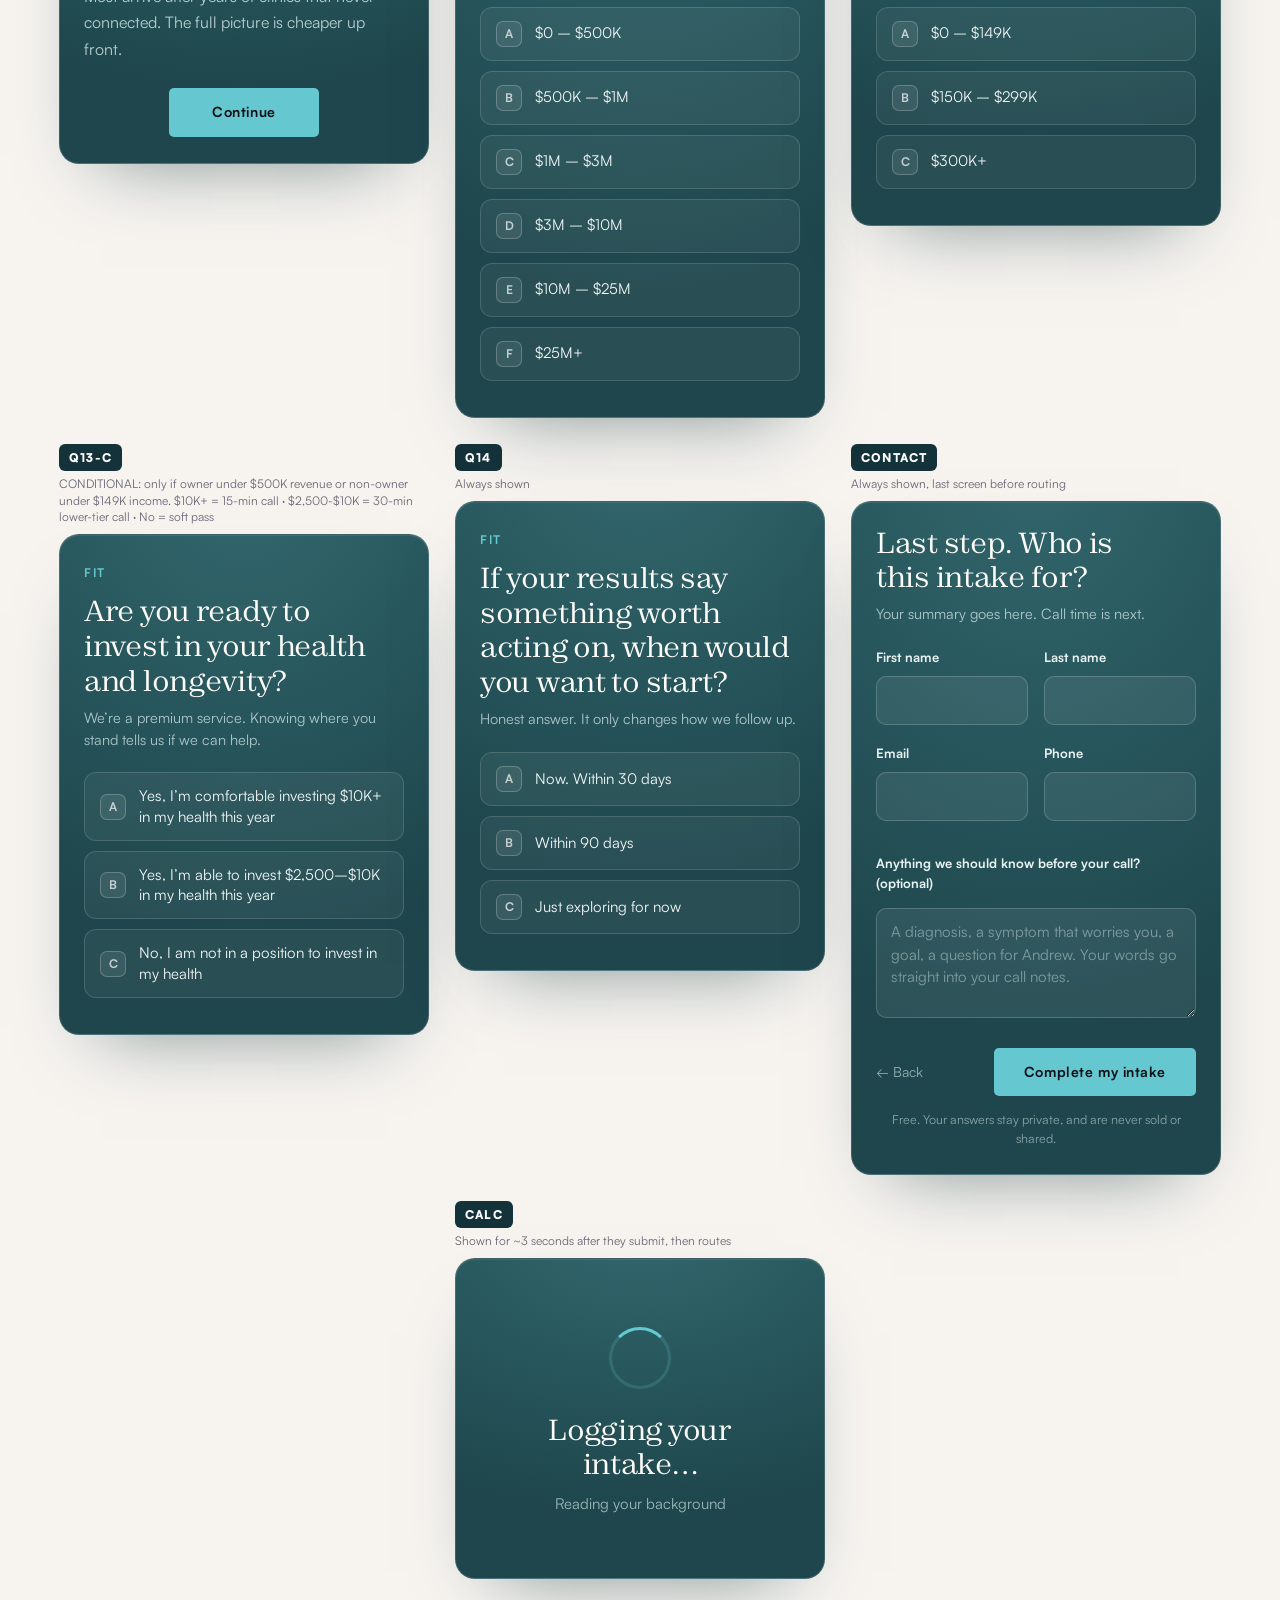
<file: assessment-funnel/slides-preview.html>
<!DOCTYPE html>
<html lang="en"><head><meta charset="UTF-8" />
<title>Second Prime Intake · Every Card</title>
<link rel="stylesheet" href="css/styles.css" />
<link rel="stylesheet" href="css/funnel.css" />
<link rel="stylesheet" href="css/assess.css" />
<style>
    /* Age slider (dark jewel card variant) */
    .age-read { text-align: center; margin: 10px 0 6px; }
    .age-read b { font-family: var(--font-serif, Zodiak, Georgia, serif); font-weight: 400; font-size: 72px; color: #FDFBF8; letter-spacing: -0.02em; }
    .age-read span { display: block; font-size: 12px; letter-spacing: 0.12em; text-transform: uppercase; color: rgba(225,242,243,0.6); margin-top: 2px; }
    input[type="range"].age { -webkit-appearance: none; appearance: none; width: 100%; height: 4px; border-radius: 4px;
      background: linear-gradient(to right, #65C8D0 0%, #65C8D0 var(--fill, 40%), rgba(255,255,255,0.16) var(--fill, 40%), rgba(255,255,255,0.16) 100%);
      outline: none; margin: 18px 0 6px; }
    input[type="range"].age::-webkit-slider-thumb { -webkit-appearance: none; width: 26px; height: 26px; border-radius: 50%;
      background: #fff; border: 2px solid #65C8D0; box-shadow: 0 2px 8px rgba(31,31,39,0.18); cursor: grab; }
    input[type="range"].age::-moz-range-thumb { width: 24px; height: 24px; border-radius: 50%;
      background: #fff; border: 2px solid #65C8D0; box-shadow: 0 2px 8px rgba(31,31,39,0.18); cursor: grab; }
    .age-ends { display: flex; justify-content: space-between; font-size: 12px; color: rgba(225,242,243,0.55); margin-bottom: 8px; }
  
  @page { size: 13in 19in; margin: 0.4in; }
  body { background: #F7F4F0; padding: 26px 30px 40px; }
  .sheet-head { text-align: center; margin-bottom: 26px; }
  .sheet-head h1 { font-family: var(--font-serif); font-weight: 400; font-size: 34px; }
  .sheet-head p { font-size: 14px; color: var(--gray); margin-top: 6px; }
  .grid { display: flex; flex-wrap: wrap; gap: 26px; align-items: flex-start; justify-content: center; }
  .slide { width: 370px; break-inside: avoid; page-break-inside: avoid; }
  .slide figcaption { margin-bottom: 8px; }
  .slide figcaption b { display: inline-block; font-size: 12px; font-weight: 800; letter-spacing: 0.1em;
    text-transform: uppercase; color: #fff; background: #14323A; border-radius: 6px; padding: 4px 10px; }
  .slide figcaption span { display: block; font-size: 12px; color: var(--gray); margin-top: 5px; line-height: 1.4; }
  .slide .ap-card { max-width: none; padding: 0; }
  .slide .ap-shell { padding: 24px 24px 26px; }
  .slide .qnav, .slide .qkeys { pointer-events: none; }
  .slide .qstep { display: block !important; animation: none !important; }
  .slide .opt { animation: none !important; opacity: 1 !important; }
  .as-mobcta { display: none !important; }
</style></head><body>
<div class="sheet-head">
  <h1>The Second Prime intake &middot; every card that can appear</h1>
  <p>31 cards total, dynamic variants included. Reference a card by its label when sending feedback.</p>
</div>
<div class="grid"><figure class="slide"><figcaption><b>Q1</b><span>Always shown, first question</span></figcaption><div class="ap-card"><div class="ap-shell"><div class="qstep on">
            <h2>What do you want most from the next 10 years?</h2>
            <p class="qsub">This decides what we dig into first.</p>
            <label class="opt"><input type="radio" name="outcome" value="Lower my risk (heart disease, diabetes, decline)" /><span class="key">A</span><span class="txt">Lower my risk (heart disease, diabetes, decline)</span></label>
            <label class="opt"><input type="radio" name="outcome" value="Perform like I used to (energy, focus, body)" /><span class="key">B</span><span class="txt">Perform like I used to (energy, focus, body)</span></label>
            <label class="opt"><input type="radio" name="outcome" value="More strong years with the people I love" /><span class="key">C</span><span class="txt">More strong years with the people I love</span></label>
            <label class="opt"><input type="radio" name="outcome" value="All of it" /><span class="key">D</span><span class="txt">All of it</span></label>
          </div></div></div></figure><figure class="slide"><figcaption><b>Q2</b><span>Always shown</span></figcaption><div class="ap-card"><div class="ap-shell"><div class="qstep on">
            <h2>How old are you?</h2>
            <p class="qsub">Drag the slider.</p>
            <div class="age-read"><b id="ageval">48</b><span>years old</span></div>
            <input type="range" class="age" id="ageslider" min="28" max="75" step="1" value="48" aria-label="Your age" />
            <div class="age-ends"><span>28</span><span>75+</span></div>
            <div class="qnav">
              <button type="button" class="qback" data-back>&larr; Back</button>
              <button type="button" class="btn btn-teal qnext" data-next>Continue</button>
            </div>
          </div></div></div></figure><figure class="slide"><figcaption><b>Q3</b><span>Always shown; decides the money question later</span></figcaption><div class="ap-card"><div class="ap-shell"><div class="qstep on">
            <h2>Which best describes you?</h2>
            <p class="qsub">Carrying a company is its own category.</p>
            <label class="opt"><input type="radio" name="role" value="I own or co-own a business" /><span class="key">A</span><span class="txt">I own or co-own a business</span></label>
            <label class="opt"><input type="radio" name="role" value="Executive or senior leader" /><span class="key">B</span><span class="txt">Executive or senior leader</span></label>
            <label class="opt"><input type="radio" name="role" value="Other" /><span class="key">C</span><span class="txt">Other</span></label>
          </div></div></div></figure><figure class="slide"><figcaption><b>INT-1A</b><span>Shown when they pick: I own or co-own a business</span></figcaption><div class="ap-card"><div class="ap-shell"><div class="qstep on">
            <span class="as-int-tag" id="int1Tag">Built for owners</span>
            <h2 class="as-int-h" id="int1H">You carry the company. Your biology carries you.</h2>
            <p class="as-int-p" id="int1P">We&rsquo;ve helped 500+ founders like you get their energy, drive, and body back by optimizing their biology.</p>
            <p class="as-int-p as-int-pstat" id="int1Stat">The average client loses <b>26 lbs</b> and reports <b>64% more energy</b> within 3 months.</p>
            <div class="qnav qnav-center">
              <button type="button" class="btn btn-teal qnext" data-next>Keep going</button>
            </div>
          </div></div></div></figure><figure class="slide"><figcaption><b>INT-1B</b><span>Shown when they pick: Executive or senior leader</span></figcaption><div class="ap-card"><div class="ap-shell"><div class="qstep on">
            <span class="as-int-tag" id="int1Tag">Built for operators</span>
            <h2 class="as-int-h" id="int1H">High output has a biological price. We measure it.</h2>
            <p class="as-int-p" id="int1P">We&rsquo;ve helped 500+ executives like you get their energy, drive, and body back by optimizing their biology.</p>
            <p class="as-int-p as-int-pstat" id="int1Stat">The average client loses <b>26 lbs</b> and reports <b>64% more energy</b> within 3 months.</p>
            <div class="qnav qnav-center">
              <button type="button" class="btn btn-teal qnext" data-next>Keep going</button>
            </div>
          </div></div></div></figure><figure class="slide"><figcaption><b>INT-1C</b><span>Shown when they pick: Other</span></figcaption><div class="ap-card"><div class="ap-shell"><div class="qstep on">
            <span class="as-int-tag" id="int1Tag">Built for high performers</span>
            <h2 class="as-int-h" id="int1H">Output has a biological price. We measure it.</h2>
            <p class="as-int-p" id="int1P">We&rsquo;ve helped 500+ high performers get their energy, drive, and body back by optimizing their biology.</p>
            <p class="as-int-p as-int-pstat" id="int1Stat">The average client loses <b>26 lbs</b> and reports <b>64% more energy</b> within 3 months.</p>
            <div class="qnav qnav-center">
              <button type="button" class="btn btn-teal qnext" data-next>Keep going</button>
            </div>
          </div></div></div></figure><figure class="slide"><figcaption><b>Q4</b><span>Always shown</span></figcaption><div class="ap-card"><div class="ap-shell"><div class="qstep on">
            <span class="as-sec">Performance &middot; 1 of 4</span>
            <h2>How&rsquo;s your energy through a workday?</h2>
            <label class="opt"><input type="radio" name="energy" value="Strong from morning to evening" data-bucket="perf" data-pts="0" /><span class="key">A</span><span class="txt">Strong from morning to evening</span></label>
            <label class="opt"><input type="radio" name="energy" value="Good mornings, fading after lunch" data-bucket="perf" data-pts="2" /><span class="key">B</span><span class="txt">Good mornings, fading after lunch</span></label>
            <label class="opt"><input type="radio" name="energy" value="The 3pm crash runs my calendar" data-bucket="perf" data-pts="4" /><span class="key">C</span><span class="txt">The 3pm crash runs my calendar</span></label>
            <label class="opt"><input type="radio" name="energy" value="I'm running on coffee and willpower" data-bucket="perf" data-pts="5" /><span class="key">D</span><span class="txt">I&rsquo;m running on coffee and willpower</span></label>
          </div></div></div></figure><figure class="slide"><figcaption><b>Q5</b><span>Always shown</span></figcaption><div class="ap-card"><div class="ap-shell"><div class="qstep on">
            <span class="as-sec">Performance &middot; 2 of 4</span>
            <h2>And your mental sharpness?</h2>
            <p class="qsub">Decision speed, word recall, holding focus in long meetings.</p>
            <label class="opt"><input type="radio" name="focus" value="As sharp as I've ever been" data-bucket="perf" data-pts="0" /><span class="key">A</span><span class="txt">As sharp as I&rsquo;ve ever been</span></label>
            <label class="opt"><input type="radio" name="focus" value="A step slower than I was" data-bucket="perf" data-pts="2" /><span class="key">B</span><span class="txt">A step slower than I was</span></label>
            <label class="opt"><input type="radio" name="focus" value="Foggy. Words go missing, focus drifts, most days" data-bucket="perf" data-pts="4" /><span class="key">C</span><span class="txt">Foggy. Words go missing, focus drifts, most days</span></label>
          </div></div></div></figure><figure class="slide"><figcaption><b>Q6</b><span>Always shown</span></figcaption><div class="ap-card"><div class="ap-shell"><div class="qstep on">
            <span class="as-sec">Performance &middot; 3 of 4</span>
            <h2>How do you wake up most mornings?</h2>
            <label class="opt"><input type="radio" name="sleep" value="Rested and ready" data-bucket="perf" data-pts="0" /><span class="key">A</span><span class="txt">Rested and ready</span></label>
            <label class="opt"><input type="radio" name="sleep" value="I sleep 7-8 hours and still wake up tired" data-bucket="perf" data-pts="3" /><span class="key">B</span><span class="txt">I sleep 7&ndash;8 hours and still wake up tired</span></label>
            <label class="opt"><input type="radio" name="sleep" value="Broken sleep, most nights" data-bucket="perf" data-pts="4" /><span class="key">C</span><span class="txt">Broken sleep, most nights</span></label>
          </div></div></div></figure><figure class="slide"><figcaption><b>Q7</b><span>Always shown</span></figcaption><div class="ap-card"><div class="ap-shell"><div class="qstep on">
            <span class="as-sec">Performance &middot; 4 of 4</span>
            <h2>Drive and libido. Where are they versus 10 years ago?</h2>
            <p class="qsub">A hormone question. Stays private.</p>
            <label class="opt"><input type="radio" name="drive" value="Where they've always been" data-bucket="perf" data-pts="0" /><span class="key">A</span><span class="txt">Where they&rsquo;ve always been</span></label>
            <label class="opt"><input type="radio" name="drive" value="Noticeably lower" data-bucket="perf" data-pts="3" /><span class="key">B</span><span class="txt">Noticeably lower</span></label>
            <label class="opt"><input type="radio" name="drive" value="A fraction of what they were" data-bucket="perf" data-pts="5" /><span class="key">C</span><span class="txt">A fraction of what they were</span></label>
          </div></div></div></figure><figure class="slide"><figcaption><b>INT-2A</b><span>Shown when DRIVE is their worst performance answer</span></figcaption><div class="ap-card"><div class="ap-shell"><div class="qstep on">
            <span class="as-int-tag" id="int2Tag">The math on what you just said</span>
            <h2 class="as-int-h" id="int2H">Testosterone falls about 1% a year from your mid-30s.</h2>
            <p class="as-int-p" id="int2P">Slow enough to adapt to. Fast enough that a quarter of your drive is gone by 50.</p>
            <div class="as-stat" id="int2Stat"><b>+40%</b><span>average free testosterone increase across client retests</span></b><span></span></div>
            <div class="as-int-quote">
              <span class="as-q-label">Client testimonial</span>
              <div class="as-q-head">
                <img class="as-q-ava" id="int2QImg" src="assets/cases/rob-head.jpg" alt="" style="display:none" />
                <div class="as-q-id"><b id="int2QW">J.M.</b><span id="int2QS">Founder &amp; CEO, Real Estate &middot; Age 47</span></div>
                <div class="f-stars" aria-hidden="true">&#9733;&#9733;&#9733;&#9733;&#9733;</div>
              </div>
              <p id="int2Q">&ldquo;My testosterone doubled. I&rsquo;m performing at a level I haven&rsquo;t seen since my 30s.&rdquo;</p>
            </div>
            <div class="qnav qnav-center">
              <button type="button" class="btn btn-teal qnext" data-next>Continue</button>
            </div>
          </div></div></div></figure><figure class="slide"><figcaption><b>INT-2B</b><span>Shown when ENERGY or FOCUS is worst</span></figcaption><div class="ap-card"><div class="ap-shell"><div class="qstep on">
            <span class="as-int-tag" id="int2Tag">A pattern we test for</span>
            <h2 class="as-int-h" id="int2H">The 3pm crash has a chemistry.</h2>
            <p class="as-int-p" id="int2P">Coffee at 11, 1, and 3. That pattern is usually blood sugar or cortisol. Both measurable.</p>
            <div class="as-stat" id="int2Stat"><b>+64%</b><span>more energy reported by clients within 3 months</span></b><span></span></div>
            <div class="as-int-quote">
              <span class="as-q-label">Client testimonial</span>
              <div class="as-q-head">
                <img class="as-q-ava" id="int2QImg" src="assets/cases/rob-head.jpg" alt=""  />
                <div class="as-q-id"><b id="int2QW">Rob</b><span id="int2QS">Aerospace Engineering Manager &middot; Age 46</span></div>
                <div class="f-stars" aria-hidden="true">&#9733;&#9733;&#9733;&#9733;&#9733;</div>
              </div>
              <p id="int2Q">&ldquo;The brain fog I thought was just &lsquo;getting older&rsquo; is completely gone. I&rsquo;m present with my kids in a way I wasn&rsquo;t before.&rdquo;</p>
            </div>
            <div class="qnav qnav-center">
              <button type="button" class="btn btn-teal qnext" data-next>Continue</button>
            </div>
          </div></div></div></figure><figure class="slide"><figcaption><b>INT-2C</b><span>Shown when SLEEP is worst (same variant, different headline)</span></figcaption><div class="ap-card"><div class="ap-shell"><div class="qstep on">
            <span class="as-int-tag" id="int2Tag">A pattern we test for</span>
            <h2 class="as-int-h" id="int2H">Tired after a full night in bed means the sleep itself is broken.</h2>
            <p class="as-int-p" id="int2P">Coffee at 11, 1, and 3. That pattern is usually blood sugar or cortisol. Both measurable.</p>
            <div class="as-stat" id="int2Stat"><b>+64%</b><span>more energy reported by clients within 3 months</span></b><span></span></div>
            <div class="as-int-quote">
              <span class="as-q-label">Client testimonial</span>
              <div class="as-q-head">
                <img class="as-q-ava" id="int2QImg" src="assets/cases/rob-head.jpg" alt=""  />
                <div class="as-q-id"><b id="int2QW">Rob</b><span id="int2QS">Aerospace Engineering Manager &middot; Age 46</span></div>
                <div class="f-stars" aria-hidden="true">&#9733;&#9733;&#9733;&#9733;&#9733;</div>
              </div>
              <p id="int2Q">&ldquo;The brain fog I thought was just &lsquo;getting older&rsquo; is completely gone. I&rsquo;m present with my kids in a way I wasn&rsquo;t before.&rdquo;</p>
            </div>
            <div class="qnav qnav-center">
              <button type="button" class="btn btn-teal qnext" data-next>Continue</button>
            </div>
          </div></div></div></figure><figure class="slide"><figcaption><b>INT-2D</b><span>Shown when ALL performance answers are strong</span></figcaption><div class="ap-card"><div class="ap-shell"><div class="qstep on">
            <span class="as-int-tag" id="int2Tag">Strong so far</span>
            <h2 class="as-int-h" id="int2H">You&rsquo;re holding the line better than most owners we test.</h2>
            <p class="as-int-p" id="int2P">Most founders we test feel fine and still carry findings worth acting on.</p>
            <div class="as-stat" id="int2Stat"><b>-12 yrs</b><span>average biological age reduction across client retests</span></b><span></span></div>
            <div class="as-int-quote">
              <span class="as-q-label">Client testimonial</span>
              <div class="as-q-head">
                <img class="as-q-ava" id="int2QImg" src="assets/cases/rob-head.jpg" alt="" style="display:none" />
                <div class="as-q-id"><b id="int2QW">R.S.</b><span id="int2QS">Founder, Tech &middot; Age 44</span></div>
                <div class="f-stars" aria-hidden="true">&#9733;&#9733;&#9733;&#9733;&#9733;</div>
              </div>
              <p id="int2Q">&ldquo;I came in skeptical. I&rsquo;d done bloodwork a dozen times. Andrew found things in week one nobody had flagged.&rdquo;</p>
            </div>
            <div class="qnav qnav-center">
              <button type="button" class="btn btn-teal qnext" data-next>Continue</button>
            </div>
          </div></div></div></figure><figure class="slide"><figcaption><b>Q8</b><span>Always shown</span></figcaption><div class="ap-card"><div class="ap-shell"><div class="qstep on">
            <span class="as-sec">Risk &middot; 1 of 3</span>
            <h2>How do you feel about your weight?</h2>
            <p class="qsub">No judgment. It tells us where to look.</p>
            <label class="opt"><input type="radio" name="bodycomp" value="I feel good where I am" data-bucket="risk" data-pts="0" /><span class="key">A</span><span class="txt">I feel good where I am</span></label>
            <label class="opt"><input type="radio" name="bodycomp" value="I need to lose 5 to 25 lbs" data-bucket="risk" data-pts="2" /><span class="key">B</span><span class="txt">I need to lose 5 to 25 lbs</span></label>
            <label class="opt"><input type="radio" name="bodycomp" value="I need to lose 25 to 50 lbs" data-bucket="risk" data-pts="4" /><span class="key">C</span><span class="txt">I need to lose 25 to 50 lbs</span></label>
            <label class="opt"><input type="radio" name="bodycomp" value="I need to lose 50+ lbs" data-bucket="risk" data-pts="5" /><span class="key">D</span><span class="txt">I need to lose 50+ lbs</span></label>
            <label class="opt"><input type="radio" name="bodycomp" value="I need to gain weight" data-bucket="risk" data-pts="2" /><span class="key">E</span><span class="txt">I need to gain weight</span></label>
          </div></div></div></figure><figure class="slide"><figcaption><b>Q9</b><span>Always shown</span></figcaption><div class="ap-card"><div class="ap-shell"><div class="qstep on">
            <span class="as-sec">Risk &middot; 2 of 3</span>
            <h2>Select any chronic diseases that run in your family.</h2>
            <p class="qsub">Parents, siblings, grandparents. Select all that apply.</p>
            <label class="opt"><input type="checkbox" name="familyHistory" value="Heart disease" /><span class="key">A</span><span class="txt">Heart disease</span></label>
            <label class="opt"><input type="checkbox" name="familyHistory" value="Type 2 diabetes" /><span class="key">B</span><span class="txt">Type 2 diabetes</span></label>
            <label class="opt"><input type="checkbox" name="familyHistory" value="Stroke" /><span class="key">C</span><span class="txt">Stroke</span></label>
            <label class="opt"><input type="checkbox" name="familyHistory" value="Cancer" /><span class="key">D</span><span class="txt">Cancer</span></label>
            <label class="opt"><input type="checkbox" name="familyHistory" value="Dementia or Alzheimer's" /><span class="key">E</span><span class="txt">Dementia or Alzheimer&rsquo;s</span></label>
            <label class="opt"><input type="checkbox" name="familyHistory" value="High blood pressure" /><span class="key">F</span><span class="txt">High blood pressure</span></label>
            <label class="opt"><input type="checkbox" name="familyHistory" value="None of these" /><span class="key">G</span><span class="txt">None of these</span></label>
            <div class="qnav">
              <button type="button" class="qback" data-back>&larr; Back</button>
              <button type="button" class="btn btn-teal qnext" data-next>Continue</button>
            </div>
          </div></div></div></figure><figure class="slide"><figcaption><b>Q10</b><span>Always shown</span></figcaption><div class="ap-card"><div class="ap-shell"><div class="qstep on">
            <span class="as-sec">Risk &middot; 3 of 3</span>
            <h2>When were you last tested beyond a standard physical?</h2>
            <p class="qsub">Think full hormone panel, ApoB, fasting insulin, inflammation markers.</p>
            <label class="opt"><input type="radio" name="labs" value="Deep panel in the last 12 months" data-bucket="risk" data-pts="0" /><span class="key">A</span><span class="txt">Deep panel in the last 12 months</span></label>
            <label class="opt"><input type="radio" name="labs" value="Standard annual physical only" data-bucket="risk" data-pts="3" /><span class="key">B</span><span class="txt">Standard annual physical only</span></label>
            <label class="opt"><input type="radio" name="labs" value="It's been years since any real bloodwork" data-bucket="risk" data-pts="5" /><span class="key">C</span><span class="txt">It&rsquo;s been years since any real bloodwork</span></label>
          </div></div></div></figure><figure class="slide"><figcaption><b>INT-3A</b><span>Shown when they select ANY family disease</span></figcaption><div class="ap-card"><div class="ap-shell"><div class="qstep on">
            <span class="as-int-tag" id="int3Tag">About your family history</span>
            <h2 class="as-int-h" id="int3H">Family history is the strongest reason to look early.</h2>
            <div class="as-stat as-stat-cite" id="int3Stat"><b>50%</b><span>of heart attack patients had &ldquo;normal&rdquo; cholesterol &middot; American Heart Journal, 2009</span></b><span></span></div>
            <div class="as-ranges" aria-hidden="true">
              <p class="as-ranges-head">3 markers that come back &ldquo;normal&rdquo; and still cost you</p>
              <div class="as-range">
                <span class="as-r-name">Free Testosterone <em>drive &middot; muscle &middot; recovery</em></span>
                <div class="as-r-bar">
                  <i class="as-r-out cap-l" style="left:0;width:9%"></i>
                  <i class="as-r-norm" style="left:9%;width:82%">normal</i>
                  <i class="as-r-out cap-r" style="left:91%;width:9%"></i>
                  <i class="as-r-opt" style="left:63%;width:28%">optimal</i>
                  <b class="as-r-you" style="left:26%"></b>
                </div>
                <div class="as-r-gapline"><span style="left:28%;width:35%">the gap between normal and optimal</span></div>
              </div>
              <div class="as-range">
                <span class="as-r-name">Fasting Insulin <em>the earliest metabolic warning</em></span>
                <div class="as-r-bar">
                  <i class="as-r-norm lbl-right cap-l" style="left:0;width:88%">normal</i>
                  <i class="as-r-out cap-r" style="left:88%;width:12%"></i>
                  <i class="as-r-opt cap-l" style="left:0;width:26%">optimal</i>
                  <b class="as-r-you" style="left:66%"></b>
                </div>
              </div>
              <div class="as-range">
                <span class="as-r-name">ApoB <em>predicts heart disease better than cholesterol</em></span>
                <div class="as-r-bar">
                  <i class="as-r-norm lbl-right cap-l" style="left:0;width:86%">normal</i>
                  <i class="as-r-out cap-r" style="left:86%;width:14%"></i>
                  <i class="as-r-opt cap-l" style="left:0;width:28%">optimal</i>
                  <b class="as-r-you" style="left:58%"></b>
                </div>
              </div>
              <p class="as-r-key"><i class="k-out"></i>out of range<i class="k-norm"></i>lab &ldquo;normal&rdquo;<i class="k-opt"></i>optimal<b class="k-you"></b>you</p>
            </div>
            <div class="qnav qnav-center">
              <button type="button" class="btn btn-teal qnext" data-next>Continue</button>
            </div>
          </div></div></div></figure><figure class="slide"><figcaption><b>INT-3B</b><span>Shown when family is clean but testing is shallow</span></figcaption><div class="ap-card"><div class="ap-shell"><div class="qstep on">
            <span class="as-int-tag" id="int3Tag">About your last physical</span>
            <h2 class="as-int-h" id="int3H">A standard physical checks a few dozen markers. We measure 1,000+.</h2>
            <div class="as-stat as-stat-cite" id="int3Stat"><b>50%</b><span>of heart attack patients had &ldquo;normal&rdquo; cholesterol &middot; American Heart Journal, 2009</span></b><span></span></div>
            <div class="as-ranges" aria-hidden="true">
              <p class="as-ranges-head">3 markers that come back &ldquo;normal&rdquo; and still cost you</p>
              <div class="as-range">
                <span class="as-r-name">Free Testosterone <em>drive &middot; muscle &middot; recovery</em></span>
                <div class="as-r-bar">
                  <i class="as-r-out cap-l" style="left:0;width:9%"></i>
                  <i class="as-r-norm" style="left:9%;width:82%">normal</i>
                  <i class="as-r-out cap-r" style="left:91%;width:9%"></i>
                  <i class="as-r-opt" style="left:63%;width:28%">optimal</i>
                  <b class="as-r-you" style="left:26%"></b>
                </div>
                <div class="as-r-gapline"><span style="left:28%;width:35%">the gap between normal and optimal</span></div>
              </div>
              <div class="as-range">
                <span class="as-r-name">Fasting Insulin <em>the earliest metabolic warning</em></span>
                <div class="as-r-bar">
                  <i class="as-r-norm lbl-right cap-l" style="left:0;width:88%">normal</i>
                  <i class="as-r-out cap-r" style="left:88%;width:12%"></i>
                  <i class="as-r-opt cap-l" style="left:0;width:26%">optimal</i>
                  <b class="as-r-you" style="left:66%"></b>
                </div>
              </div>
              <div class="as-range">
                <span class="as-r-name">ApoB <em>predicts heart disease better than cholesterol</em></span>
                <div class="as-r-bar">
                  <i class="as-r-norm lbl-right cap-l" style="left:0;width:86%">normal</i>
                  <i class="as-r-out cap-r" style="left:86%;width:14%"></i>
                  <i class="as-r-opt cap-l" style="left:0;width:28%">optimal</i>
                  <b class="as-r-you" style="left:58%"></b>
                </div>
              </div>
              <p class="as-r-key"><i class="k-out"></i>out of range<i class="k-norm"></i>lab &ldquo;normal&rdquo;<i class="k-opt"></i>optimal<b class="k-you"></b>you</p>
            </div>
            <div class="qnav qnav-center">
              <button type="button" class="btn btn-teal qnext" data-next>Continue</button>
            </div>
          </div></div></div></figure><figure class="slide"><figcaption><b>INT-3C</b><span>Shown when they already test deep and have clean family history</span></figcaption><div class="ap-card"><div class="ap-shell"><div class="qstep on">
            <span class="as-int-tag" id="int3Tag">You test deeper than most</span>
            <h2 class="as-int-h" id="int3H">The data is only half. The read is the other half.</h2>
            <div class="as-stat as-stat-cite" id="int3Stat"><b>50%</b><span>of heart attack patients had &ldquo;normal&rdquo; cholesterol &middot; American Heart Journal, 2009</span></b><span></span></div>
            <div class="as-ranges" aria-hidden="true">
              <p class="as-ranges-head">3 markers that come back &ldquo;normal&rdquo; and still cost you</p>
              <div class="as-range">
                <span class="as-r-name">Free Testosterone <em>drive &middot; muscle &middot; recovery</em></span>
                <div class="as-r-bar">
                  <i class="as-r-out cap-l" style="left:0;width:9%"></i>
                  <i class="as-r-norm" style="left:9%;width:82%">normal</i>
                  <i class="as-r-out cap-r" style="left:91%;width:9%"></i>
                  <i class="as-r-opt" style="left:63%;width:28%">optimal</i>
                  <b class="as-r-you" style="left:26%"></b>
                </div>
                <div class="as-r-gapline"><span style="left:28%;width:35%">the gap between normal and optimal</span></div>
              </div>
              <div class="as-range">
                <span class="as-r-name">Fasting Insulin <em>the earliest metabolic warning</em></span>
                <div class="as-r-bar">
                  <i class="as-r-norm lbl-right cap-l" style="left:0;width:88%">normal</i>
                  <i class="as-r-out cap-r" style="left:88%;width:12%"></i>
                  <i class="as-r-opt cap-l" style="left:0;width:26%">optimal</i>
                  <b class="as-r-you" style="left:66%"></b>
                </div>
              </div>
              <div class="as-range">
                <span class="as-r-name">ApoB <em>predicts heart disease better than cholesterol</em></span>
                <div class="as-r-bar">
                  <i class="as-r-norm lbl-right cap-l" style="left:0;width:86%">normal</i>
                  <i class="as-r-out cap-r" style="left:86%;width:14%"></i>
                  <i class="as-r-opt cap-l" style="left:0;width:28%">optimal</i>
                  <b class="as-r-you" style="left:58%"></b>
                </div>
              </div>
              <p class="as-r-key"><i class="k-out"></i>out of range<i class="k-norm"></i>lab &ldquo;normal&rdquo;<i class="k-opt"></i>optimal<b class="k-you"></b>you</p>
            </div>
            <div class="qnav qnav-center">
              <button type="button" class="btn btn-teal qnext" data-next>Continue</button>
            </div>
          </div></div></div></figure><figure class="slide"><figcaption><b>Q11</b><span>Always shown</span></figcaption><div class="ap-card"><div class="ap-shell"><div class="qstep on">
            <h2>What&rsquo;s your motivation for prioritizing your health right now?</h2>
            <p class="qsub">The honest answer shapes what we look at first.</p>
            <label class="opt"><input type="radio" name="triggerEvent" value="A lab result or scan that got my attention" /><span class="key">A</span><span class="txt">A lab result or scan that got my attention</span></label>
            <label class="opt"><input type="radio" name="triggerEvent" value="Family health history I don't want to repeat" /><span class="key">B</span><span class="txt">Family health history I don&rsquo;t want to repeat</span></label>
            <label class="opt"><input type="radio" name="triggerEvent" value="Energy and performance aren't what they were" /><span class="key">C</span><span class="txt">Energy and performance aren&rsquo;t what they were</span></label>
            <label class="opt"><input type="radio" name="triggerEvent" value="A big transition (sale, exit, new kid, milestone birthday)" /><span class="key">D</span><span class="txt">A big transition (sale, exit, new kid, milestone birthday)</span></label>
            <label class="opt"><input type="radio" name="triggerEvent" value="Nothing specific, staying ahead of it" /><span class="key">E</span><span class="txt">Nothing specific, staying ahead of it</span></label>
          </div></div></div></figure><figure class="slide"><figcaption><b>Q12</b><span>Always shown</span></figcaption><div class="ap-card"><div class="ap-shell"><div class="qstep on">
            <h2>What have you already tried?</h2>
            <p class="qsub">Select all that apply.</p>
            <label class="opt"><input type="checkbox" name="alreadyTried" value="Regular doctor or concierge medicine" /><span class="key">A</span><span class="txt">Regular doctor or concierge medicine</span></label>
            <label class="opt"><input type="checkbox" name="alreadyTried" value="TRT or hormone clinic" /><span class="key">B</span><span class="txt">TRT or hormone clinic</span></label>
            <label class="opt"><input type="checkbox" name="alreadyTried" value="Functional medicine practitioner" /><span class="key">C</span><span class="txt">Functional medicine practitioner</span></label>
            <label class="opt"><input type="checkbox" name="alreadyTried" value="Trainers, nutritionists, or coaches" /><span class="key">D</span><span class="txt">Trainers, nutritionists, or coaches</span></label>
            <label class="opt"><input type="checkbox" name="alreadyTried" value="Self-directed (wearables, supplements, research)" /><span class="key">E</span><span class="txt">Self-directed (wearables, supplements, research)</span></label>
            <label class="opt"><input type="checkbox" name="alreadyTried" value="Nothing serious yet" /><span class="key">F</span><span class="txt">Nothing serious yet</span></label>
            <div class="qnav">
              <button type="button" class="qback" data-back>&larr; Back</button>
              <button type="button" class="btn btn-teal qnext" data-next>Continue</button>
            </div>
          </div></div></div></figure><figure class="slide"><figcaption><b>INT-5A</b><span>Example: they selected TRT clinic + functional med + self-directed</span></figcaption><div class="ap-card"><div class="ap-shell"><div class="qstep on">
            <span class="as-int-tag" id="int5tTag">About what you&rsquo;ve tried</span>
            <h2 class="as-int-h" id="int5tH">Here&rsquo;s why none of it stuck.</h2>
            <div class="as-holes" id="int5tList"><div class="as-hole"><b>The TRT clinic</b><p>Ran just enough labs to prescribe, and never chased why your testosterone fell in the first place.</p></div><div class="as-hole"><b>The functional doc</b><p>Ran real labs, handed you a bag of supplements, and hoped. The follow-through was your job.</p></div><div class="as-hole"><b>Doing it yourself</b><p>The wearable put you in the driver&rsquo;s seat. Synthesizing it into a protocol became a second job you don&rsquo;t have time for.</p></div></div>
            <p class="as-int-p" id="int5tP">Each was one piece. Nobody owned the whole. That&rsquo;s our job.</p>
            <div class="qnav qnav-center">
              <button type="button" class="btn btn-teal qnext" data-next>Continue</button>
            </div>
          </div></div></div></figure><figure class="slide"><figcaption><b>INT-5B</b><span>Example: they selected doctor + coaches only</span></figcaption><div class="ap-card"><div class="ap-shell"><div class="qstep on">
            <span class="as-int-tag" id="int5tTag">About what you&rsquo;ve tried</span>
            <h2 class="as-int-h" id="int5tH">Here&rsquo;s why none of it stuck.</h2>
            <div class="as-holes" id="int5tList"><div class="as-hole"><b>Your doctor</b><p>About 40 markers, graded against &ldquo;normal,&rdquo; 8 minutes per visit. Optimizing you was never the assignment.</p></div><div class="as-hole"><b>The coaches</b><p>Programmed effort without ever seeing your blood. You can&rsquo;t out-train a hormone or insulin problem.</p></div></div>
            <p class="as-int-p" id="int5tP">Each was one piece. Nobody owned the whole. That&rsquo;s our job.</p>
            <div class="qnav qnav-center">
              <button type="button" class="btn btn-teal qnext" data-next>Continue</button>
            </div>
          </div></div></div></figure><figure class="slide"><figcaption><b>INT-5C</b><span>Shown when they pick: Nothing serious yet</span></figcaption><div class="ap-card"><div class="ap-shell"><div class="qstep on">
            <span class="as-int-tag" id="int5tTag">A head start</span>
            <h2 class="as-int-h" id="int5tH">You get to skip the expensive detours.</h2>
            <div class="as-holes" id="int5tList"></div>
            <p class="as-int-p" id="int5tP">Most arrive after years of clinics that never connected. The full picture is cheaper up front.</p>
            <div class="qnav qnav-center">
              <button type="button" class="btn btn-teal qnext" data-next>Continue</button>
            </div>
          </div></div></div></figure><figure class="slide"><figcaption><b>Q13-A</b><span>Shown only to business owners</span></figcaption><div class="ap-card"><div class="ap-shell"><div class="qstep on">
            <span class="as-sec">Fit</span>
            <h2>What&rsquo;s your annual business revenue?</h2>
            <p class="qsub">A ballpark, and it stays private. It confirms we fit before we ask for your time.</p>
            <label class="opt"><input type="radio" name="businessRevenue" value="$0 – $500K" /><span class="key">A</span><span class="txt">$0 &ndash; $500K</span></label>
            <label class="opt"><input type="radio" name="businessRevenue" value="$500K – $1M" /><span class="key">B</span><span class="txt">$500K &ndash; $1M</span></label>
            <label class="opt"><input type="radio" name="businessRevenue" value="$1M – $3M" /><span class="key">C</span><span class="txt">$1M &ndash; $3M</span></label>
            <label class="opt"><input type="radio" name="businessRevenue" value="$3M – $10M" /><span class="key">D</span><span class="txt">$3M &ndash; $10M</span></label>
            <label class="opt"><input type="radio" name="businessRevenue" value="$10M – $25M" /><span class="key">E</span><span class="txt">$10M &ndash; $25M</span></label>
            <label class="opt"><input type="radio" name="businessRevenue" value="$25M+" /><span class="key">F</span><span class="txt">$25M+</span></label>
          </div></div></div></figure><figure class="slide"><figcaption><b>Q13-B</b><span>Shown to executives and everyone else</span></figcaption><div class="ap-card"><div class="ap-shell"><div class="qstep on">
            <span class="as-sec">Fit</span>
            <h2>What&rsquo;s your annual income?</h2>
            <p class="qsub">A ballpark, and it stays private. It confirms we fit before we ask for your time.</p>
            <label class="opt"><input type="radio" name="annualIncome" value="$0 – $149K" /><span class="key">A</span><span class="txt">$0 &ndash; $149K</span></label>
            <label class="opt"><input type="radio" name="annualIncome" value="$150K – $299K" /><span class="key">B</span><span class="txt">$150K &ndash; $299K</span></label>
            <label class="opt"><input type="radio" name="annualIncome" value="$300K+" /><span class="key">C</span><span class="txt">$300K+</span></label>
          </div></div></div></figure><figure class="slide"><figcaption><b>Q13-C</b><span>CONDITIONAL: only if owner under $500K revenue or non-owner under $149K income. $10K+ = 15-min call · $2,500-$10K = 30-min lower-tier call · No = soft pass</span></figcaption><div class="ap-card"><div class="ap-shell"><div class="qstep on">
            <span class="as-sec">Fit</span>
            <h2>Are you ready to invest in your health and longevity?</h2>
            <p class="qsub">We&rsquo;re a premium service. Knowing where you stand tells us if we can help.</p>
            <label class="opt"><input type="radio" name="investReady" value="Yes, I'm comfortable investing $10K+ in my health this year" /><span class="key">A</span><span class="txt">Yes, I&rsquo;m comfortable investing $10K+ in my health this year</span></label>
            <label class="opt"><input type="radio" name="investReady" value="Yes, I'm able to invest $2,500-$10K in my health this year" /><span class="key">B</span><span class="txt">Yes, I&rsquo;m able to invest $2,500&ndash;$10K in my health this year</span></label>
            <label class="opt"><input type="radio" name="investReady" value="No, I am not in a position to invest in my health" /><span class="key">C</span><span class="txt">No, I am not in a position to invest in my health</span></label>
          </div></div></div></figure><figure class="slide"><figcaption><b>Q14</b><span>Always shown</span></figcaption><div class="ap-card"><div class="ap-shell"><div class="qstep on">
            <span class="as-sec">Fit</span>
            <h2>If your results say something worth acting on, when would you want to start?</h2>
            <p class="qsub">Honest answer. It only changes how we follow up.</p>
            <label class="opt"><input type="radio" name="timeline" value="Now. Within 30 days" /><span class="key">A</span><span class="txt">Now. Within 30 days</span></label>
            <label class="opt"><input type="radio" name="timeline" value="Within 90 days" /><span class="key">B</span><span class="txt">Within 90 days</span></label>
            <label class="opt"><input type="radio" name="timeline" value="Just exploring for now" /><span class="key">C</span><span class="txt">Just exploring for now</span></label>
          </div></div></div></figure><figure class="slide"><figcaption><b>CONTACT</b><span>Always shown, last screen before routing</span></figcaption><div class="ap-card"><div class="ap-shell"><div class="qstep on">
            <h2>Last step. Who is this intake for?</h2>
            <p class="qsub">Your summary goes here. Call time is next.</p>
            <div class="fld-row">
              <label class="fld"><span class="fld__k">First name</span><input type="text" name="firstName" autocomplete="given-name" /></label>
              <label class="fld"><span class="fld__k">Last name</span><input type="text" name="lastName" autocomplete="family-name" /></label>
            </div>
            <div class="fld-row">
              <label class="fld"><span class="fld__k">Email</span><input type="email" name="email" autocomplete="email" /></label>
              <label class="fld"><span class="fld__k">Phone</span><input type="tel" name="phone" autocomplete="tel" /></label>
            </div>
            <label class="fld as-context"><span class="fld__k">Anything we should know before your call? (optional)</span>
              <textarea name="context" rows="3" placeholder="A diagnosis, a symptom that worries you, a goal, a question for Andrew. Your words go straight into your call notes."></textarea>
            </label>
            <div class="qnav">
              <button type="button" class="qback" data-back>&larr; Back</button>
              <button type="submit" class="btn btn-teal qnext" id="qsubmit">Complete my intake</button>
            </div>
            <p class="qfine">Free. Your answers stay private, and are never sold or shared.</p>
          </div></div></div></figure><figure class="slide"><figcaption><b>CALC</b><span>Shown for ~3 seconds after they submit, then routes</span></figcaption><div class="ap-card"><div class="ap-shell"><div class="qstep on"><div class="as-calc" style="display:block"><div class="as-calc-ring"></div><h2>Logging your intake&hellip;</h2><p>Reading your background</p></div></div></div></div></figure></div>
</body></html>
</file>
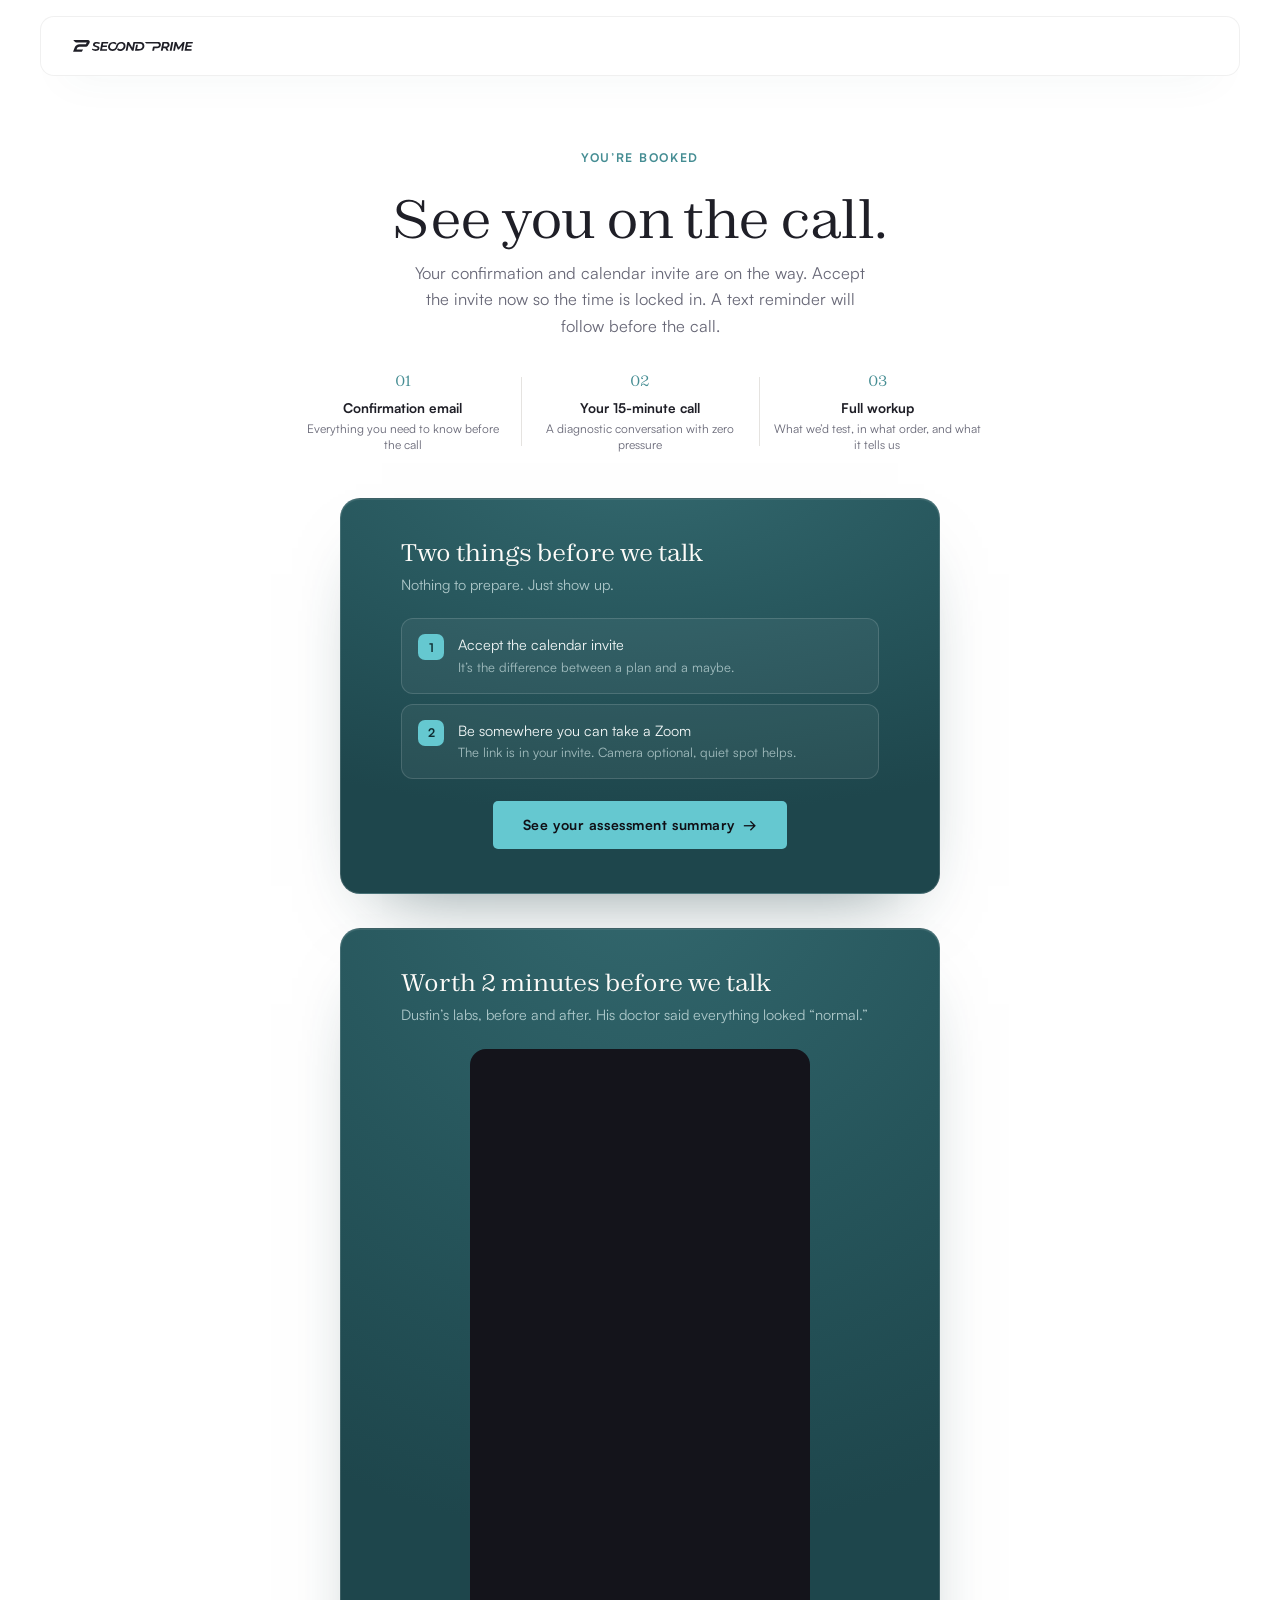
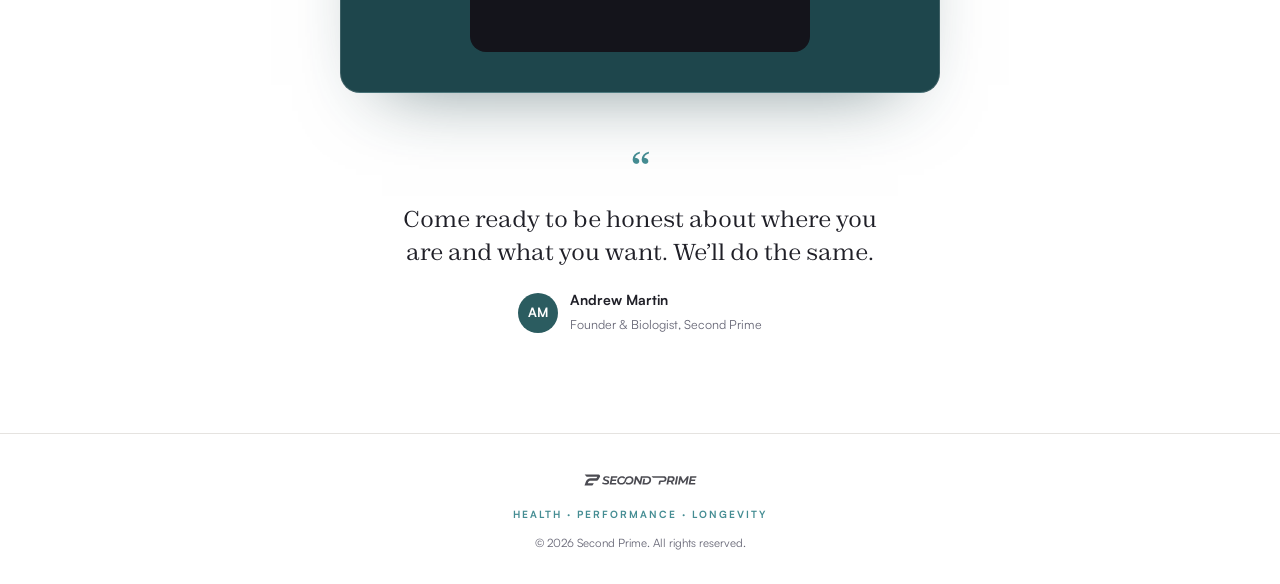
<file: assessment-funnel/thank-you.html>
<!DOCTYPE html>
<html lang="en">
<head>
  <meta charset="UTF-8" />
  <meta name="viewport" content="width=device-width, initial-scale=1.0" />
  <title>You're Booked | Second Prime</title>
  <meta name="description" content="Your Second Prime call is booked. Here's how to get the most out of it." />
  <meta name="robots" content="noindex, nofollow" />
  <link rel="icon" type="image/png" sizes="32x32" href="assets/favicon-32.png" />
  <link rel="icon" type="image/png" sizes="16x16" href="assets/favicon-16.png" />
  <meta name="theme-color" content="#F7F4F0" />
  <script>document.documentElement.classList.add("js");</script>
  <link rel="stylesheet" href="css/styles.css?v=1" />
  <link rel="stylesheet" href="css/funnel.css?v=11" />
  <link rel="stylesheet" href="css/assess.css?v=34" />
  <!-- Meta pixel (Amartinco LLC's Pixel). Booking completion fires the neutral 'Schedule' event here. -->
  <script>
  (function () {
    if (/^(localhost|127\.0\.0\.1|tests\.secondprime\.io)$|github\.io$/.test(location.hostname)) return; // no pixel on local/test previews
    !function(f,b,e,v,n,t,s){if(f.fbq)return;n=f.fbq=function(){n.callMethod?n.callMethod.apply(n,arguments):n.queue.push(arguments)};if(!f._fbq)f._fbq=n;n.push=n;n.loaded=!0;n.version='2.0';n.queue=[];t=b.createElement(e);t.async=!0;t.src=v;s=b.getElementsByTagName(e)[0];s.parentNode.insertBefore(t,s)}(window,document,'script','https://connect.facebook.net/en_US/fbevents.js');
    fbq('init', '500535282073021');
    fbq('track', 'PageView');
    fbq('track', 'Schedule');
  })();
  </script>
  <!-- First-party tracking (our own database, separate from the pixel). See TRACKING.md. -->
  <script src="js/experiments.js?v=1"></script>
  <script src="js/track.js?v=4"></script>
  <script>
    try {
      var spTier = /(^|[?&])c=30|tier=lower/.test(location.search) ? 'lower' : null;
      if (!spTier) { var spRes = JSON.parse(localStorage.getItem('sp_assessment') || 'null'); spTier = spRes && spRes.tier; }
      spTrack('thankyou_view', { tier: spTier || 'core' });
    } catch (_) {}
  </script>
  <style>
    .ty-prep { max-width: 640px; margin: 0 auto; padding: 0 20px; }
    .ty-prep h3 { font-family: var(--font-serif); font-weight: 400; font-size: 24px; color: var(--sand-light); margin-bottom: 6px; }
    .ty-prep .ty-sub { font-size: 14.5px; color: rgba(225,242,243,0.72); margin-bottom: 22px; }
    .ty-item { display: flex; gap: 14px; align-items: flex-start; padding: 15px 16px; border-radius: 12px;
      background: rgba(255,255,255,0.05); border: 1px solid rgba(255,255,255,0.14); margin-bottom: 10px; }
    .ty-item b { flex: none; width: 26px; height: 26px; display: grid; place-items: center; border-radius: 7px;
      font-size: 12px; font-weight: 700; background: var(--teal-bright); color: #0F2F33; }
    .ty-item div { font-size: 14.5px; color: #F2F7F7; line-height: 1.5; }
    .ty-item div span { display: block; font-size: 13px; color: rgba(225,242,243,0.65); margin-top: 2px; }
  </style>
</head>
<body class="ap-page">

  <header class="nav ap-nav" id="nav">
    <div class="nav-inner">
      <span class="nav-logo" role="img" aria-label="Second Prime"></span>
      <nav class="nav-links"></nav>
      <div class="nav-actions"></div>
    </div>
  </header>

  <main class="ap">
    <div class="ap-head">
      <span class="eyebrow">You&rsquo;re Booked</span>
      <h1 id="tyHeadline">See you on the call.</h1>
      <p class="ap-sub">Your confirmation and calendar invite are on the way. Accept the invite now so the time is locked in. A text reminder will follow before the call.</p>
    </div>

    <div class="ap-process">
      <div class="ap-p"><b>01</b><div>Confirmation email</div><span>Everything you need to know before the call</span></div>
      <div class="ap-p"><b>02</b><div>Your <span class="ty-len">15-minute</span> call</div><span>A diagnostic conversation with zero pressure</span></div>
      <div class="ap-p"><b>03</b><div>Full workup</div><span>What we&rsquo;d test, in what order, and what it tells us</span></div>
    </div>

    <div class="ap-card">
      <div class="ap-shell">
        <div class="ty-prep">
          <h3>Two things before we talk</h3>
          <p class="ty-sub">Nothing to prepare. Just show up.</p>
          <div class="ty-item"><b>1</b><div>Accept the calendar invite<span>It&rsquo;s the difference between a plan and a maybe.</span></div></div>
          <div class="ty-item"><b>2</b><div>Be somewhere you can take a Zoom<span>The link is in your invite. Camera optional, quiet spot helps.</span></div></div>
          <p style="text-align:center; margin:22px 0 4px"><a class="btn btn-teal" href="results.html">See your assessment summary&ensp;&rarr;</a></p>
        </div>
      </div>
    </div>

    <div class="ap-card" style="margin-top:34px">
      <div class="ap-shell">
        <div class="ty-prep">
          <h3>Worth 2 minutes before we talk</h3>
          <p class="ty-sub">Dustin&rsquo;s labs, before and after. His doctor said everything looked &ldquo;normal.&rdquo;</p>
          <div class="as-vertvid" style="margin-bottom:0">
            <div class="as-vertvid-frame"><iframe src="https://player.vimeo.com/video/1214153253?badge=0&amp;autopause=0&amp;player_id=0&amp;app_id=58479" frameborder="0" allow="autoplay; fullscreen; picture-in-picture; clipboard-write; encrypted-media; web-share" referrerpolicy="strict-origin-when-cross-origin" title="Dustin case study"></iframe></div>
          </div>
          <script src="https://player.vimeo.com/api/player.js"></script>
        </div>
      </div>
    </div>

    <figure class="ap-quote">
      <span class="ap-qmark" aria-hidden="true">&ldquo;</span>
      <p>Come ready to be honest about where you are and what you want. We&rsquo;ll do the same.</p>
      <figcaption class="ap-who">
        <span class="ap-ava" aria-hidden="true">AM</span>
        <span class="ap-name"><b>Andrew Martin</b><span>Founder &amp; Biologist, Second Prime</span></span>
      </figcaption>
    </figure>
  </main>

  <footer class="apply-footer">
    <div class="f-logo" role="img" aria-label="Second Prime"></div>
    <p class="tagline">Health &middot; Performance &middot; Longevity</p>
    <p class="copy">&copy; 2026 Second Prime. All rights reserved.</p>
  </footer>

  <script>
    (function () {
      var params = new URLSearchParams(window.location.search);
      var first = (params.get('first_name') || '').replace(/[<>&"]/g, '');
      if (!first) {
        try { first = (JSON.parse(localStorage.getItem('sp_application') || '{}').firstName || ''); } catch (_) {}
      }
      if (first) document.getElementById('tyHeadline').textContent = first + ', see you on the call.';

      // Same page for both paths, one word swapped: 15-minute or 30-minute.
      var tier = (params.get('c') === '30' || params.get('tier') === 'lower') ? 'lower' : '';
      if (!tier) { try { tier = JSON.parse(localStorage.getItem('sp_assessment') || '{}').tier || ''; } catch (_) {} }
      if (tier === 'lower') {
        document.querySelectorAll('.ty-len').forEach(function (el) { el.textContent = '30-minute'; });
      }
    })();
  </script>
</body>
</html>
</file>
<file: css/styles.css>
/* ============================================================
   BRAND FONTS — Satoshi (sans) + Zodiak (serif), local files
   ============================================================ */
@font-face { font-family: "Satoshi"; src: url("../assets/fonts/Satoshi-Regular.otf") format("opentype"); font-weight: 400; font-display: swap; }
@font-face { font-family: "Satoshi"; src: url("../assets/fonts/Satoshi-Medium.otf") format("opentype"); font-weight: 500; font-display: swap; }
@font-face { font-family: "Satoshi"; src: url("../assets/fonts/Satoshi-Bold.otf") format("opentype"); font-weight: 700; font-display: swap; }
@font-face { font-family: "Satoshi"; src: url("../assets/fonts/Satoshi-Black.otf") format("opentype"); font-weight: 900; font-display: swap; }
@font-face { font-family: "Zodiak"; src: url("../assets/fonts/Zodiak-Light.otf") format("opentype"); font-weight: 300; font-display: swap; }
@font-face { font-family: "Zodiak"; src: url("../assets/fonts/Zodiak-Regular.otf") format("opentype"); font-weight: 400; font-display: swap; }

/* ============================================================
   DESIGN TOKENS — edit colors and fonts here, site-wide
   ============================================================ */
:root {
  /* Second Prime palette: slate dominates, teal punctuates, sand informs */
  --ink: #1F1F27;          /* Slate-900: primary text */
  --gray: #686877;         /* Slate-500: secondary text */
  --near-black: #18181F;   /* Slate-1000: dark sections */
  --bg-light: #F7F4F0;     /* Sand-100: warm light sections */
  --bg-cool: #F0F0F2;      /* Slate-50 */
  --border: #E5E3E0;
  --teal: #458D93;         /* Teal-500: accent on light */
  --teal-bright: #65C8D0;  /* Teal-200: accent on dark, primary CTA */
  --teal-deep: #2B5C60;    /* Teal-700 */
  --sand: #D9C8AE;         /* Sand-400: one key callout per view */
  --sand-light: #FDFBF8;
  --white: #ffffff;

  --font-sans: "Satoshi", -apple-system, sans-serif;
  --font-serif: "Zodiak", Georgia, serif;

  --dur-reveal: 0.6s;
  --dur-ui: 0.3s;
  --ease: cubic-bezier(0.22, 0.61, 0.36, 1);

  --container: 1200px;
  --section-pad: 140px;
  --radius: 16px;
}

/* ============================================================
   BASE
   ============================================================ */
*, *::before, *::after { box-sizing: border-box; margin: 0; padding: 0; }
html { scroll-behavior: smooth; }
html { overflow-x: hidden; }
body {
  font-family: var(--font-sans);
  color: var(--ink);
  background: var(--white);
  font-size: 16px;
  line-height: 1.6;
  -webkit-font-smoothing: antialiased;
  overflow-x: hidden;
}
img, video { max-width: 100%; display: block; }
a { color: inherit; text-decoration: none; }
ul { list-style: none; }
button { font: inherit; cursor: pointer; border: none; background: none; }

.container { max-width: var(--container); margin: 0 auto; padding: 0 32px; }
section { padding: var(--section-pad) 0; }

/* Typography */
h1 { font-family: var(--font-serif); font-size: clamp(44px, 6vw, 78px); font-weight: 400; line-height: 1.05; letter-spacing: -0.01em; text-wrap: balance; }
h2 { font-family: var(--font-serif); font-size: clamp(34px, 4vw, 54px); font-weight: 400; line-height: 1.12; letter-spacing: -0.01em; text-wrap: balance; }
h3 { font-size: 24px; font-weight: 500; line-height: 1.25; }
.eyebrow {
  display: block; font-size: 12px; font-weight: 700; letter-spacing: 0.14em;
  text-transform: uppercase; color: var(--teal); margin-bottom: 24px;
}
.lead { font-size: 18px; color: var(--gray); max-width: 560px; }
.center { text-align: center; }
.center .lead { margin-left: auto; margin-right: auto; }

/* Buttons */
.btn {
  display: inline-block; padding: 13px 30px; border-radius: 5px;
  font-size: 14px; font-weight: 600; letter-spacing: 0.04em;
  transition: transform var(--dur-ui) var(--ease), box-shadow var(--dur-ui) var(--ease), background var(--dur-ui) var(--ease);
}
.btn:hover { transform: translateY(-2px); box-shadow: 0 12px 28px rgba(16,16,22,0.16); }
.btn-dark { background: var(--near-black); color: var(--sand-light); }
.btn-dark:hover { background: var(--teal-deep); }
.btn-teal { background: var(--teal-bright); color: #101016; }
.btn-teal:hover { background: #78ECF5; }
.btn-light { background: var(--white); color: var(--ink); }
.btn-outline { border: 1px solid var(--border); color: var(--ink); }

/* Card hover lift (site-wide polish) */
.stat-card, .assess-item, .social-card, .gap-card, .pillar-card, .tier, .method-card .media, .priority-card {
  transition: transform var(--dur-ui) var(--ease), box-shadow var(--dur-ui) var(--ease), border-color var(--dur-ui) var(--ease);
}
.stat-card:hover, .assess-item:hover, .social-card:hover, .gap-card:hover, .priority-card:hover {
  transform: translateY(-4px); box-shadow: 0 16px 40px rgba(22,23,25,0.08);
}
.pillar-card:hover { transform: translateY(-4px); border-color: rgba(255,255,255,0.2); }
.tier:hover { transform: translateY(-4px); box-shadow: 0 20px 48px rgba(22,23,25,0.12); }

/* Scroll reveal */
html.js .reveal { opacity: 0; transform: translateY(28px); transition: opacity .85s cubic-bezier(.16,1,.3,1), transform .85s cubic-bezier(.16,1,.3,1); }
html.js .reveal.in { opacity: 1; transform: none; }
@media (prefers-reduced-motion: reduce){ html.js .reveal { opacity: 1 !important; transform: none !important; transition: none; } }

/* Image placeholder slots — replace with real media */
.ph {
  position: relative; overflow: hidden; border-radius: var(--radius);
  background: linear-gradient(135deg, #d9d9de 0%, #c4c4cc 50%, #b3b3bd 100%);
  display: flex; align-items: center; justify-content: center;
}
.ph::after {
  content: attr(data-label);
  font-size: 12px; letter-spacing: 0.08em; text-transform: uppercase;
  color: rgba(39,39,44,0.55);
}

/* ============================================================
   NAV
   ============================================================ */
/* Glass nav — floating, scroll-aware theme (.light = over light sections) */
.nav {
  position: fixed; top: 16px; left: 50%; transform: translateX(-50%); z-index: 100;
  width: min(var(--container), calc(100% - 32px));
  color: var(--white); border-radius: 14px;
  background: rgba(20,20,26,0.24);
  backdrop-filter: blur(30px) saturate(1.7); -webkit-backdrop-filter: blur(30px) saturate(1.7);
  box-shadow: inset 0 0 0 1px rgba(255,255,255,0.14), 0 18px 44px -22px rgba(16,16,22,0.55);
  transition: background var(--dur-ui) var(--ease), color var(--dur-ui) var(--ease), box-shadow var(--dur-ui) var(--ease);
}
.nav.scrolled, .nav.light { color: var(--ink); background: rgba(247,244,240,0.5);
  box-shadow: inset 0 0 0 1px rgba(16,16,22,0.06), 0 18px 44px -26px rgba(43,92,96,0.24); }
.nav-inner {
  width: 100%; padding: 0 14px 0 24px;
  height: 60px; display: flex; align-items: center; justify-content: space-between;
}
.nav-logo {
  display: block; width: 152px; height: 30px; background: currentColor;
  -webkit-mask: url("../assets/logo.svg") no-repeat left center / contain;
          mask: url("../assets/logo.svg") no-repeat left center / contain;
  transition: background var(--dur-ui) var(--ease);
}
.nav-links { display: flex; gap: 30px; font-size: 14px; }
.nav-links a { color: currentColor; opacity: 0.72; transition: opacity var(--dur-ui); }
.nav-links a:hover { opacity: 1; }
.nav-actions { display: flex; align-items: center; gap: 16px; font-size: 14px; }
.nav .btn-cta { padding: 10px 20px; border-radius: 8px; background: var(--teal-bright); color: #101016; font-weight: 600; font-size: 14px; letter-spacing: 0.02em; transition: background var(--dur-ui), transform var(--dur-ui); white-space: nowrap; }
.nav.scrolled .btn-cta, .nav.light .btn-cta { background: var(--near-black); color: var(--sand-light); }
.nav .btn-cta:hover { transform: translateY(-1px); }
.nav-burger { display: none; flex-direction: column; align-items: center; justify-content: center;
  gap: 5px; width: 44px; height: 44px; margin-right: -10px; padding: 0;
  background: none; border: none; color: inherit; cursor: pointer; }
.nav-burger span { width: 22px; height: 2px; background: currentColor; }

/* Visible keyboard focus (accessibility) */
:focus-visible { outline: 2px solid var(--teal); outline-offset: 3px; border-radius: 4px; }
.btn:focus-visible, .btn-cta:focus-visible, .nav-links a:focus-visible { outline-offset: 4px; }
:focus:not(:focus-visible) { outline: none; }
.mobile-menu {
  display: none; position: fixed; top: 82px; left: 16px; right: 16px; z-index: 99;
  background: rgba(247,244,240,0.96);
  backdrop-filter: blur(18px); -webkit-backdrop-filter: blur(18px); color: var(--ink);
  border-radius: 14px; box-shadow: inset 0 0 0 1px rgba(16,16,22,0.07), 0 18px 44px -22px rgba(16,16,22,0.25);
  padding: 8px 22px 16px;
}
.mobile-menu.open { display: block; }
.mobile-menu a { display: block; padding: 14px 0; font-size: 17px; border-bottom: 1px solid var(--border); }
.mobile-menu a:last-child { border-bottom: none; }

/* ============================================================
   HERO  (full-bleed dark image, headline bottom-left)
   ============================================================ */
.hero {
  position: relative; min-height: 100dvh; padding: 0; overflow: hidden;
  display: flex; align-items: center; color: var(--white);
  background: #101016;
}
.hero::before {
  content: ""; position: absolute; inset: -1.5%; z-index: 0;
  background: url("../assets/andrew-hero-b.jpg?v=2") right top / cover no-repeat;
  background-image: -webkit-image-set(url("../assets/andrew-hero-b.webp?v=2") 1x, url("../assets/andrew-hero-b.jpg?v=2") 1x);
  background-image: image-set(url("../assets/andrew-hero-b.webp?v=2") type("image/webp"), url("../assets/andrew-hero-b.jpg?v=2") type("image/jpeg"));
  background-position: right top; background-size: cover; background-repeat: no-repeat;
  transform: scale(1.0); transform-origin: top center;
}
html.js .hero::before {
  animation: heroKen 30s ease-in-out infinite alternate;
}
.hero::after {
  content: ""; position: absolute; inset: 0; z-index: 1; pointer-events: none;
  background:
    linear-gradient(90deg, rgba(10,10,14,0.88) 0%, rgba(10,10,14,0.66) 26%, rgba(10,10,14,0.32) 56%, rgba(10,10,14,0.06) 100%),
    linear-gradient(180deg, rgba(10,10,14,0.28) 0%, rgba(10,10,14,0.05) 34%, rgba(10,10,14,0.55) 80%, rgba(6,6,10,0.99) 100%);
}
@keyframes heroKen {
  from { transform: scale(1.0) translate3d(0, 0, 0); }
  to   { transform: scale(1.035) translate3d(-0.8%, 0.8%, 0); }
}

.hero-inner {
  position: relative; z-index: 2; width: 100%;
  max-width: var(--container); margin: 0 auto; padding: 32px 32px 0;
  display: flex; justify-content: space-between; align-items: center; gap: 40px;
}
.hero h1 { margin-bottom: 28px; max-width: 680px; }
.hero-tag {
  display: block; font-size: 13px; font-weight: 700; letter-spacing: 0.18em;
  text-transform: uppercase; color: rgba(255,255,255,0.85); margin-bottom: 22px;
}
.hero-sub { font-size: 19px; color: rgba(255,255,255,0.85); max-width: 520px; margin: -6px 0 28px; }
.btn-lg { padding: 15px 34px; font-size: 15px; }
.hero-checks { margin: 0 0 36px; display: flex; flex-direction: column; gap: 13px; }
.hero-checks li { display: flex; align-items: center; gap: 14px; font-size: 17px; color: rgba(255,255,255,0.92); }
.hero-checks li::before {
  content: "\2713"; flex: 0 0 26px; height: 26px; border-radius: 50%;
  background: var(--teal); color: var(--white);
  display: flex; align-items: center; justify-content: center;
  font-size: 13px; font-weight: 700;
}
.hero-cta-row { display: flex; align-items: center; gap: 28px; flex-wrap: wrap; }
.hero-link {
  color: var(--white); font-weight: 500; padding-bottom: 2px;
  border-bottom: 1px solid rgba(255,255,255,0.5);
  transition: border-color var(--dur-ui);
}
.hero-link:hover { border-color: var(--white); }

/* ---- Hero entrance choreography + clinical accent line ---- */
.hero-rule { display: block; width: 0; height: 2px; border-radius: 2px;
  background: var(--teal-bright); margin-bottom: 20px; }
html.js .hero-rule { animation: lineGrow 1s cubic-bezier(.16,1,.3,1) 0.2s forwards; }
@keyframes lineGrow { from { width: 0; } to { width: 42px; } }

html.js .hero-tag,
html.js .hero h1,
html.js .hero-sub,
html.js .hero-cta-row { opacity: 0; animation: heroRise 0.95s cubic-bezier(.16,1,.3,1) forwards; }
html.js .hero-tag    { animation-delay: 0.18s; }
html.js .hero h1     { animation-delay: 0.34s; }
html.js .hero-sub    { animation-delay: 0.50s; }
html.js .hero-cta-row { animation-delay: 0.64s; }
@keyframes heroRise { from { opacity: 0; transform: translateY(22px); } to { opacity: 1; transform: none; } }

/* ---- Felt chips cascade in one at a time ---- */
html.js .felt span { opacity: 0; }
html.js .felt.in span { animation: chipIn 0.6s cubic-bezier(.16,1,.3,1) both; }
html.js .felt.in span:nth-child(1) { animation-delay: 0.05s; }
html.js .felt.in span:nth-child(2) { animation-delay: 0.15s; }
html.js .felt.in span:nth-child(3) { animation-delay: 0.25s; }
html.js .felt.in span:nth-child(4) { animation-delay: 0.35s; }
html.js .felt.in span:nth-child(5) { animation-delay: 0.45s; }
@keyframes chipIn { from { opacity: 0; translate: 0 14px; scale: 0.97; } to { opacity: 1; translate: 0 0; scale: 1; } }
.felt span:hover { border-color: var(--teal-bright); }

/* ---- Comparison cards slide in from opposite sides ---- */
html.js .gap-them.reveal { transform: translateY(28px) translateX(-26px); }
html.js .gap-us.reveal   { transform: translateY(28px) translateX(26px); }
html.js .gap-them.in, html.js .gap-us.in { transform: none; }

@media (prefers-reduced-motion: reduce) {
  html.js .hero::before { animation: none; }
  html.js .hero-rule { width: 42px; animation: none; }
  html.js .hero-tag, html.js .hero h1, html.js .hero-sub, html.js .hero-cta-row { opacity: 1; animation: none; }
  html.js .felt span { opacity: 1; }
  html.js .felt.in span { animation: none; }
  html.js .gap-them.reveal, html.js .gap-us.reveal { transform: translateY(28px); }
}

/* ============================================================
   THE GAP (why we're different)
   ============================================================ */
.gap { background: var(--bg-light); }
.gap-head { max-width: 860px; margin: 0 auto 32px; }
.gap-head .lead { margin: 20px auto 0; }
.gap-grid { display: grid; grid-template-columns: 1fr 1fr; gap: 24px; max-width: 980px; margin: 0 auto; }
.gap-card { border-radius: var(--radius); padding: 40px 36px; }
.gap-them { background: var(--white); border: 1px solid var(--border); }
.gap-them h3 { color: var(--ink); }
.gap-us { background: var(--near-black); color: var(--white); }
.gap-card h3 { font-family: var(--font-serif); font-weight: 400; font-size: 24px; margin-bottom: 6px; }
.gap-tag { font-size: 12px; letter-spacing: 0.06em; text-transform: uppercase; color: var(--gray); margin-bottom: 26px; }
.gap-us .gap-tag { color: var(--teal-bright); }
.gap-card li { display: flex; gap: 12px; padding: 9px 0; font-size: 15px; color: var(--gray); }
.gap-them li::before { content: "\2715"; color: #c2c2cb; font-size: 12px; margin-top: 4px; }
.gap-us li { color: rgba(255,255,255,0.78); }
.gap-us li::before { content: "\2713"; color: var(--teal-bright); font-weight: 700; }

/* Something's off — symptom card grid (design import) */
.so-head { max-width: 1120px; margin: 0 auto; }
.so-grid {
  display: grid; grid-template-columns: repeat(3, 1fr); gap: 18px;
  max-width: 1120px; margin: 56px auto 0;
}
.so-card {
  position: relative; border-radius: 18px;
  background: #F9F6F0;
  border: 1px solid rgba(31,31,39,0.06);
  box-shadow: 0 1px 2px rgba(31,31,39,0.02), 0 10px 26px -24px rgba(31,31,39,0.1);
  padding: 32px 30px 30px; overflow: hidden;
  transition: box-shadow var(--dur-ui) var(--ease), transform var(--dur-ui) var(--ease), border-color var(--dur-ui) var(--ease);
}
.so-card:hover {
  transform: translateY(-4px); border-color: rgba(69,141,147,0.32);
  box-shadow: 0 16px 36px -26px rgba(31,31,39,0.16);
}
.so-num {
  position: absolute; top: 20px; right: 26px;
  font-family: var(--font-serif); font-weight: 400; font-size: 62px;
  line-height: 1; letter-spacing: -.04em; color: #E7DCC4; pointer-events: none; z-index: 0;
}
.so-label {
  display: block; font-family: var(--font-sans); font-weight: 600;
  font-size: 11.5px; letter-spacing: 0.16em; text-transform: uppercase;
  color: var(--teal); margin-bottom: 58px; position: relative; z-index: 1;
}
.so-headline {
  font-family: var(--font-serif); font-weight: 400; font-size: 27px;
  line-height: 1.1; letter-spacing: -0.015em; color: var(--ink);
  position: relative; z-index: 1;
}
.so-desc {
  font-family: var(--font-sans); font-size: 15px; line-height: 1.55;
  color: var(--gray); margin: 12px 0 0; position: relative; z-index: 1;
}
@media (max-width: 920px) { .so-grid { grid-template-columns: repeat(2, 1fr); } }
@media (max-width: 600px) {
  .so-grid { grid-template-columns: 1fr; margin-top: 40px; gap: 14px; }
  .so-num { font-size: 54px; }
  .so-label { margin-bottom: 40px; }
  .so-headline { font-size: 24px; }
}

/* Something's off — dark "flying blind" panel (replaces comparison chart) */
.flyingblind {
  position: relative; overflow: hidden;
  background: radial-gradient(120% 90% at 50% -10%, #33686E 0%, #26555B 55%, #1E464C 100%) #26555B;
  border-radius: 28px;
  padding: 72px 72px 64px; max-width: 1120px; margin: 22px auto 0;
  color: var(--white); text-align: center;
  box-shadow: inset 0 1px 0 rgba(255,255,255,0.06), 0 40px 90px -50px rgba(22,56,61,0.5);
}
.flyingblind::before {
  content: ""; position: absolute; inset: 0; pointer-events: none;
  background: radial-gradient(90% 55% at 50% -8%, rgba(255,255,255,0.04), transparent 58%);
}
.fb-headline {
  font-family: var(--font-serif); font-weight: 400; font-size: clamp(32px, 4vw, 46px);
  line-height: 1.12; letter-spacing: -0.02em; color: var(--sand-light); margin: 0;
  text-wrap: balance;
}
.fb-lead {
  font-family: var(--font-sans); font-size: clamp(16px, 1.6vw, 18px); line-height: 1.6;
  color: rgba(225,242,243,0.78); margin: 22px auto 0; max-width: 600px; text-wrap: pretty;
}
/* Transition line between symptom grid and the dark panel */
.so-turn {
  position: relative; text-align: center; max-width: 640px; margin: 60px auto 0;
  padding-bottom: 42px;
  font-family: var(--font-serif); font-weight: 400; font-size: clamp(21px, 2.2vw, 27px);
  line-height: 1.3; letter-spacing: -0.01em; color: var(--ink);
}
.so-turn em { font-style: italic; color: var(--teal); }
.so-turn::after {
  content: ""; position: absolute; left: 50%; bottom: 0; transform: translateX(-50%);
  width: 1px; height: 30px; background: linear-gradient(var(--border), rgba(229,227,224,0));
}
.fb-stats { margin-top: 46px; display: grid; grid-template-columns: repeat(3, 1fr); gap: 16px; }
.fb-stat {
  background: rgba(255,255,255,0.06);
  border: 1px solid rgba(255,255,255,0.12);
  box-shadow: inset 0 1px 0 rgba(255,255,255,0.07);
  border-radius: 20px; padding: 34px 26px 30px;
  transition: transform .35s var(--ease), background .35s var(--ease), border-color .35s var(--ease);
}
.fb-stat:hover {
  transform: translateY(-4px);
  background: rgba(255,255,255,0.09);
  border-color: rgba(101,200,208,0.45);
}
.fb-term {
  font-family: var(--font-serif); font-weight: 400; font-size: 42px; line-height: 1;
  letter-spacing: -0.02em; color: var(--sand-light);
}
.fb-contrast { display: flex; align-items: baseline; justify-content: center; gap: 13px; }
.fb-from { font-size: 27px; color: rgba(225,242,243,0.42); letter-spacing: -0.01em; }
.fb-arrow-i { font-family: var(--font-sans); font-size: 21px; color: rgba(225,242,243,0.38); }
.fb-desc {
  font-family: var(--font-sans); font-size: 15.5px; line-height: 1.55; color: rgba(225,242,243,0.72); margin: 16px 0 0;
}
.fb-cta { margin-top: 48px; display: flex; flex-wrap: wrap; align-items: center; justify-content: center; gap: 24px; }
.fb-tagline { font-family: var(--font-sans); font-size: 15px; color: rgba(225,242,243,0.55); }
@media (max-width: 760px) {
  .flyingblind { padding: 44px 22px 40px; border-radius: 22px; margin-top: 44px; }
  .fb-stats { grid-template-columns: 1fr; gap: 12px; margin-top: 36px; }
  .fb-stat { padding: 26px 22px 24px; border-radius: 16px; }
  .fb-term { font-size: 34px; }
}

/* ============================================================
   THE DIFFERENCE (data -> plan funnel)
   ============================================================ */
.plan { background: var(--bg-light); }
.plan-head { max-width: 820px; margin: 0 auto 64px; }
.plan-head .lead { margin: 20px auto 0; }
.plan-grid { display: grid; grid-template-columns: 1.1fr 0.9fr; gap: 24px; max-width: 1020px; margin: 0 auto; align-items: stretch; }
.funnel {
  background: var(--white); border: 1px solid var(--border); border-radius: var(--radius);
  padding: 36px; display: flex; flex-direction: column; gap: 18px;
}
.funnel-title { font-weight: 700; font-size: 15px; margin-bottom: 6px; }
.f-row { display: grid; grid-template-columns: 72px 1fr 130px; gap: 14px; align-items: center; }
.f-num { font-size: 17px; font-weight: 700; text-align: right; letter-spacing: -0.01em; }
.f-track { height: 8px; border-radius: 99px; background: #ececf1; overflow: hidden; }
.f-bar { height: 100%; border-radius: 99px; width: var(--w); }
html.js .f-bar { width: 0; transition: width 1.1s var(--ease) 0.3s; }
html.js .reveal.in .f-bar { width: var(--w); }
.f-1 { background: var(--ink); }
.f-2 { background: var(--teal-deep); }
.f-3 { background: var(--teal); }
.f-4 { background: var(--sand); }
.f-label { font-size: 13px; color: var(--gray); }
.funnel-note { font-size: 12px; color: var(--gray); margin-top: auto; padding-top: 12px; }
.priority-stack { display: flex; flex-direction: column; gap: 14px; }
.priority-card {
  background: var(--white); border: 1px solid var(--border); border-radius: var(--radius);
  padding: 20px 24px; display: flex; flex-direction: column; gap: 4px;
}
.p-tag { font-size: 11px; font-weight: 700; letter-spacing: 0.12em; text-transform: uppercase; color: var(--teal); }
.priority-card strong { font-size: 16px; font-weight: 700; }
.priority-card span:last-of-type { font-size: 14px; color: var(--gray); }

/* ============================================================
   FOUNDER STORY
   ============================================================ */
.founder { background: var(--near-black); color: var(--white); }
.founder-grid { display: grid; grid-template-columns: 0.9fr 1.1fr; gap: 64px; align-items: center; }
.founder-photo .ph { aspect-ratio: 4 / 5; background: linear-gradient(135deg, #34343c, #1e1e24); }
.founder-photo .ph::after { color: rgba(255,255,255,0.4); }
.founder .eyebrow { color: rgba(255,255,255,0.5); }
.founder-body h2 { margin-bottom: 24px; }
.founder-body p { color: rgba(255,255,255,0.72); margin-bottom: 18px; max-width: 540px; }
.founder-stats { display: flex; gap: 40px; margin: 32px 0 36px; flex-wrap: wrap; }
.founder-stats > div { display: flex; flex-direction: column; }
.fs-num { font-size: 30px; font-weight: 500; letter-spacing: -0.02em; }
.fs-label { font-size: 13px; color: rgba(255,255,255,0.5); }
@media (max-width: 600px) {
  .founder-stats { gap: 12px; flex-wrap: nowrap; }
  .founder-stats > div { flex: 1 1 0; min-width: 0; }
  .fs-num { font-size: clamp(17px, 5.2vw, 24px); }
  .fs-label { font-size: 10.5px; line-height: 1.3; }
}
.founder .btn-dark { background: var(--white); color: var(--ink); }

/* ============================================================
   TRUSTED-BY LOGO WALL (leaders we've worked with)
   ============================================================ */
.logowall {
  background: var(--white);
  padding: 64px 0 68px;
}
/* Crisp hairline seams so adjacent light sections don't blur together */
.member-wall, .plan, .personas, .trusted, .cta-strip, .faq, .gap { border-top: 1px solid var(--border); }
.lw-label {
  text-align: center; font-size: 12px; font-weight: 700;
  letter-spacing: 0.16em; text-transform: uppercase;
  color: var(--gray); margin-bottom: 40px;
}
/* Infinite auto-scroll marquee; logos fade out at the edges via mask (no gradient panels) */
.lw-marquee {
  position: relative; overflow: hidden;
  -webkit-mask-image: linear-gradient(to right, transparent 0%, #000 10%, #000 90%, transparent 100%);
          mask-image: linear-gradient(to right, transparent 0%, #000 10%, #000 90%, transparent 100%);
}
.lw-track {
  display: flex; align-items: center; width: max-content;
  animation: lwScroll 52s linear infinite;
}
.lw-track > * { margin-right: 92px; flex: 0 0 auto; }
@media (hover: hover) { .lw-marquee:hover .lw-track { animation-play-state: paused; } }
@keyframes lwScroll { from { transform: translateX(0); } to { transform: translateX(-50%); } }
.lw-logo {
  height: 32px; width: auto;
  filter: brightness(0) opacity(0.42);
  transition: filter var(--dur-ui) var(--ease), transform var(--dur-ui) var(--ease);
}
.lw-logo:hover { filter: brightness(0) opacity(0.82); transform: translateY(-2px); }
.lw-wide   { height: 27px; }   /* amazon, adp wordmarks */
.lw-tall   { height: 39px; }   /* mlb silhouette reads small */
.lw-emblem { height: 45px; }   /* the hartford: stacked stag + wordmark */
.lw-bw     { height: 24px; }   /* build bw: long horizontal lockup */
.lw-word {
  font-family: var(--font-sans); font-weight: 700; font-size: 24px;
  letter-spacing: 0.005em; line-height: 1; color: var(--ink);
  opacity: 0.42; cursor: default;
}
.lw-word:hover { opacity: 0.82; transform: translateY(-2px); }
@media (max-width: 760px) {
  .logowall { padding: 46px 0 48px; }
  .lw-label { margin-bottom: 30px; }
  .lw-track { animation-duration: 36s; }
  .lw-track > * { margin-right: 58px; }
  .lw-logo { height: 25px; }
  .lw-wide { height: 21px; }
  .lw-tall { height: 30px; }
  .lw-emblem { height: 35px; }
  .lw-bw { height: 19px; }
  .lw-word { font-size: 19px; }
}
/* Reduced motion: stop the scroll, fall back to a centered static wall */
@media (prefers-reduced-motion: reduce) {
  .lw-track {
    animation: none; flex-wrap: wrap; justify-content: center;
    width: 100%; gap: 28px 56px;
  }
  .lw-track > * { margin-right: 0; }
  .lw-dup, .lw-edge { display: none; }
}

/* ============================================================
   PERSONAS + RESULTS DELTAS
   ============================================================ */
.personas { background: var(--bg-light); }
.persona-grid { display: grid; grid-template-columns: repeat(3, 1fr); gap: 24px; }
.persona-card {
  background: var(--white); border: 1px solid var(--border); border-radius: var(--radius);
  overflow: hidden;
  transition: transform var(--dur-ui) var(--ease), box-shadow var(--dur-ui) var(--ease);
}
.persona-card:hover { transform: translateY(-4px); box-shadow: 0 16px 40px rgba(22,23,25,0.1); }
.persona-img { aspect-ratio: 3 / 2; overflow: hidden; }
.persona-img img { width: 100%; height: 100%; object-fit: cover; display: block; }
.persona-body { padding: 26px 28px 30px; }
.persona-body h3 { font-family: var(--font-serif); font-size: 26px; font-weight: 400; margin-bottom: 10px; }
.persona-body p { font-size: 15px; color: var(--gray); }
.personas-head { margin-bottom: 56px; }
.personas .stat-card { min-height: auto; justify-content: flex-start; gap: 16px; }
.case-delta {
  margin-top: 14px; padding-top: 14px; border-top: 1px solid var(--border);
  font-size: 13px; font-weight: 600; color: var(--teal); letter-spacing: 0.02em;
}

/* ============================================================
   HOW IT WORKS
   ============================================================ */
.method-head { max-width: 820px; margin: 0 auto 72px; }
.method-head .lead { margin: 20px auto 32px; }
.method-grid { display: grid; grid-template-columns: repeat(3, 1fr); gap: 24px; }
.method-card .ph, .method-card .media { aspect-ratio: 4 / 5; margin-bottom: 28px; }
.method-card .media img { width: 100%; height: 100%; object-fit: cover; border-radius: var(--radius); }
.method-card .media { overflow: hidden; border-radius: var(--radius); }
.method-card .step-title { font-family: var(--font-serif); font-size: 23px; font-weight: 400; margin-bottom: 10px; letter-spacing: -0.01em; }
.method-card p { font-size: 15px; color: var(--gray); }

/* ============================================================
   TESTIMONIAL CAROUSEL
   ============================================================ */
.testimonial { background: var(--white); }
.quote-slide { display: none; }
.quote-slide.active { display: block; }
.quote {
  font-family: var(--font-serif); font-size: clamp(28px, 3.2vw, 42px);
  line-height: 1.3; max-width: 820px; margin: 0 auto 48px; font-weight: 400;
}
.quote-person { display: flex; flex-direction: column; align-items: center; gap: 12px; }
.avatar { width: 48px; height: 48px; border-radius: 50%; background: linear-gradient(135deg, #c4c4cc, #9a9aa6); }
.quote-name { font-weight: 600; font-size: 15px; }
.quote-role { font-size: 14px; color: var(--gray); }
.dots { display: flex; gap: 8px; justify-content: center; margin-top: 40px; }
.dot { width: 8px; height: 8px; border-radius: 50%; background: var(--border); transition: background var(--dur-ui); }
.dot.active { background: var(--ink); }

/* ============================================================
   STATS
   ============================================================ */
.stats { padding-top: 0; }
.stats-grid { display: grid; grid-template-columns: repeat(3, 1fr); gap: 24px; }
.stat-card {
  border: 1px solid var(--border); border-radius: var(--radius);
  padding: 40px 32px 32px; min-height: 320px;
  display: flex; flex-direction: column; justify-content: space-between;
  background: linear-gradient(180deg, var(--white) 60%, var(--bg-light) 100%);
}
.stat-figure {
  font-size: 64px; font-weight: 500; letter-spacing: -0.03em; line-height: 1;
  background: linear-gradient(120deg, var(--ink) 25%, var(--teal) 100%);
  -webkit-background-clip: text; background-clip: text; color: transparent;
}
.stat-card p { font-size: 14px; color: var(--gray); }

/* ============================================================
   PILLARS (dark carousel with animated orb cards)
   ============================================================ */
.pillars { background: linear-gradient(180deg, var(--near-black) 0%, var(--near-black) 40%, #22222B 100%); color: var(--white); overflow: hidden; }
.pillars-head { max-width: 780px; margin: 0 auto 64px; }
.pillars-head .lead { color: rgba(255,255,255,0.6); margin: 20px auto 32px; }
.three-grid { display: grid; grid-template-columns: repeat(3, 1fr); gap: 20px; }

/* ===== Three Things — living cards (heart / cell / DNA) ===== */
.bp-grid { display: grid; grid-template-columns: repeat(3, 1fr); gap: 22px; }
.bp-card { position: relative; border-radius: 22px; overflow: hidden; min-height: 540px;
  background: linear-gradient(180deg, rgba(255,255,255,0.06), rgba(255,255,255,0.025));
  border: 1px solid rgba(255,255,255,0.12); padding: 30px;
  box-shadow: inset 0 1px 0 rgba(255,255,255,0.07);
  display: flex; flex-direction: column;
  transition: border-color .45s var(--ease), transform .45s var(--ease), box-shadow .45s var(--ease); }
/* background tint blooms on hover — neutral border, no colored edge */
.bp-card::before { content: ""; position: absolute; inset: 0; z-index: 0; pointer-events: none; opacity: 0;
  background: radial-gradient(72% 60% at 50% 40%, rgba(var(--glow), 0.5), rgba(var(--glow), 0.13) 50%, transparent 76%);
  transition: opacity .55s var(--ease); }
.bp-card:hover { transform: translateY(-6px); border-color: rgba(101,200,208,0.4);
  box-shadow: inset 0 1px 0 rgba(255,255,255,0.07), 0 44px 90px -44px rgba(16,16,22,0.85); }
.bp-card:hover::before { opacity: 1; }
.bp-top { position: relative; z-index: 2; height: 70px; }
.bp-i { width: 30px; height: 30px; border-radius: 999px; border: 1px solid rgba(255,255,255,0.25);
  display: flex; align-items: center; justify-content: center; color: rgba(255,255,255,0.7); font-size: 13px;
  font-style: italic; font-family: var(--font-serif); transition: opacity .35s ease; }
.bp-card:hover .bp-i { opacity: 0; }
.bp-stat { position: absolute; inset: 0; display: flex; align-items: flex-start; gap: 16px;
  opacity: 0; transform: translateY(-8px); transition: opacity .45s var(--ease) .05s, transform .45s var(--ease) .05s; }
.bp-card:hover .bp-stat { opacity: 1; transform: translateY(0); }
.bp-stat .num { font-family: var(--font-serif); font-size: 32px; line-height: 1; color: var(--white); white-space: nowrap; }
.bp-stat .txt { font-size: 12.5px; line-height: 1.45; color: rgba(255,255,255,0.78); max-width: 235px; }
.bp-stat .src { display: block; color: rgba(255,255,255,0.45); margin-top: 3px; font-size: 11px; }
.bp-orbwrap { position: relative; z-index: 1; flex: 1; display: flex; align-items: center; justify-content: center;
  transition: transform .35s cubic-bezier(.22,.61,.36,1); }
.bp-float { display: flex; align-items: center; justify-content: center; perspective: 900px;
  animation: bpFloat 7s ease-in-out infinite; }
.bp-media { width: 196px; height: 196px; object-fit: contain; }
.bp-media.dna { width: 196px; height: 248px; }
.bp-media.heart { animation: beat 1.6s ease-in-out infinite; transform-origin: center; }
.bp-media.cell  { animation: cellpulse 3.6s ease-in-out infinite; }
.bp-media.dna   { animation: dnaturn 7s ease-in-out infinite; }
@keyframes bpFloat { 0%,100% { transform: translateY(-8px); } 50% { transform: translateY(8px); } }
@keyframes beat { 0%,100%{transform:scale(1)} 9%{transform:scale(1.07)} 18%{transform:scale(1)} 28%{transform:scale(1.035)} 40%{transform:scale(1)} }
@keyframes cellpulse { 0%,100%{transform:scale(0.98);opacity:.92} 50%{transform:scale(1.05);opacity:1} }
@keyframes dnaturn { 0%{transform:rotateY(-26deg)} 50%{transform:rotateY(26deg)} 100%{transform:rotateY(-26deg)} }
.bp-body { position: relative; z-index: 2; margin-top: 18px; }
.bp-headline { font-family: var(--font-serif); font-weight: 400; font-size: 26px; line-height: 1.05;
  margin: 0 0 12px; color: var(--white); min-height: 1.1em; }
.bp-desc { color: rgba(255,255,255,0.68); font-size: 15px; line-height: 1.6; margin: 0; min-height: 4.8em; }
@media (prefers-reduced-motion: reduce){ .bp-float,.bp-media.heart,.bp-media.cell,.bp-media.dna{animation:none} }
@media (max-width: 860px) {
  .bp-grid { grid-auto-flow: column; grid-template-columns: none; grid-auto-columns: 80%;
    overflow-x: auto; scroll-snap-type: x mandatory; margin: 0 -32px; padding: 0 32px 8px; }
  .bp-card { scroll-snap-align: center; }
}
.pillar-card {
  background: rgba(255,255,255,0.04); border: 1px solid rgba(255,255,255,0.08);
  border-radius: var(--radius); padding: 28px;
}
.orb-stage {
  aspect-ratio: 3 / 2; border-radius: 12px; margin-bottom: 28px;
  background: radial-gradient(80% 80% at 50% 45%, #121317 0%, #0a0b0d 100%);
  position: relative; overflow: hidden;
  display: flex; align-items: center; justify-content: center;
}
/* Orbit ring */
.orb-stage::before {
  content: ""; position: absolute; left: 50%; top: 50%; width: 66%; aspect-ratio: 1;
  transform: translate(-50%, -50%); border-radius: 50%;
  background: conic-gradient(from 0deg, transparent 0 68%, rgba(255,255,255,0.4) 86%, transparent 100%);
  -webkit-mask: radial-gradient(closest-side, transparent 95%, #000 96%);
          mask: radial-gradient(closest-side, transparent 95%, #000 96%);
  animation: ring-spin 10s linear infinite;
}
@keyframes ring-spin { to { transform: translate(-50%, -50%) rotate(360deg); } }
/* Living orb: blob morph + pulse + ambient glow */
.orb {
  width: 44%; aspect-ratio: 1; border-radius: 50%; position: relative;
  filter: blur(0.5px);
  animation: orb-morph 9s ease-in-out infinite, orb-pulse 5s ease-in-out infinite;
}
.orb::after {
  content: ""; position: absolute; inset: -45%; border-radius: 50%;
  background: radial-gradient(circle, currentColor 0%, transparent 62%);
  opacity: 0.22; filter: blur(18px); z-index: -1;
  animation: glow-breathe 5s ease-in-out infinite;
}
@keyframes orb-pulse {
  0%, 100% { transform: scale(1) translateY(0); }
  50% { transform: scale(1.06) translateY(-3px); }
}
@keyframes orb-morph {
  0%, 100% { border-radius: 50%; }
  33% { border-radius: 52% 48% 55% 45% / 48% 54% 46% 52%; }
  66% { border-radius: 46% 54% 48% 52% / 53% 47% 55% 45%; }
}
@keyframes glow-breathe { 0%,100% { opacity: 0.16; } 50% { opacity: 0.3; } }
.orb-red    { color: #ff6a5e; background: radial-gradient(circle at 35% 35%, #ff6a5e, #b3160e 70%, #4a0500); }
.orb-orange { color: #ffb36a; background: radial-gradient(circle at 35% 35%, #ffb36a, #c2410c 70%, #4a1d00); }
.orb-blue   { color: #6ac8ff; background: radial-gradient(circle at 35% 35%, #6ac8ff, #0e63b3 70%, #00254a); }

/* ============================================================
   ASSESSMENT
   ============================================================ */
.assessment { background: var(--white); position: relative; overflow: hidden; }
.float-thumbs { position: absolute; inset: 0; pointer-events: none; }
.float-thumb {
  position: absolute; width: 72px; height: 72px; border-radius: 12px;
  background: linear-gradient(135deg, #e7e7ec, #cfcfd8);
  box-shadow: 0 8px 24px rgba(22,23,25,0.08);
  animation: drift 7s ease-in-out infinite;
}
.float-thumb:nth-child(odd) { animation-delay: -3s; }
@keyframes drift { 0%,100% { transform: translateY(0); } 50% { transform: translateY(-14px); } }
.assessment-head { position: relative; max-width: 860px; margin: 0 auto 72px; }
.assessment-head .lead { margin: 20px auto 0; }
.assess-grid { position: relative; display: grid; grid-template-columns: repeat(3, 1fr); gap: 14px 18px; max-width: 1160px; margin: 0 auto 48px; }
@media (max-width: 1040px) { .assess-grid { grid-template-columns: 1fr 1fr; } }
.assess-item {
  display: flex; gap: 16px; align-items: flex-start;
  background: #F9F6F0;
  border: 1px solid rgba(31,31,39,0.055);
  box-shadow: 0 1px 2px rgba(31,31,39,0.02);
  border-radius: 14px; padding: 18px 20px;
}
.assess-item:hover { border-color: rgba(69,141,147,0.32); }
.assess-icon {
  width: 56px; height: 56px; flex: 0 0 56px; border-radius: 12px;
  overflow: hidden; background: #fff; box-shadow: inset 0 0 0 1px rgba(16,16,22,0.05);
}
.assess-icon img { width: 100%; height: 100%; object-fit: cover; display: block; }
.assess-item strong { display: block; font-size: 15px; font-weight: 600; }
.assess-item span { font-size: 13px; color: var(--gray); }

/* ============================================================
   MEMBERSHIPS
   ============================================================ */
.memberships-head { max-width: 640px; margin: 0 auto 64px; }
.memberships-head .lead { margin: 20px auto 0; }
.tier-grid { display: grid; grid-template-columns: 1fr 1fr; gap: 24px; max-width: 980px; margin: 0 auto; }
.tier {
  border-radius: var(--radius); padding: 40px 36px;
  display: flex; flex-direction: column;
}
.tier-core { background: var(--bg-light); }
.tier-black { background: var(--near-black); color: var(--white); }
.tier-badge { width: 56px; height: 56px; border-radius: 12px; margin: 0 auto 20px; background: linear-gradient(135deg, #cfe8ff, #8fc6f5); }
.tier-black .tier-badge { background: linear-gradient(135deg, #3b2d63, #120d24); }
.tier h3 { text-align: center; font-size: 26px; }
.tier-sub { text-align: center; font-size: 14px; color: var(--gray); margin: 8px 0 24px; }
.tier-black .tier-sub { color: rgba(255,255,255,0.6); }
.tier .btn { display: block; text-align: center; margin-bottom: 32px; }
.tier-list-label { font-size: 14px; font-weight: 600; margin-bottom: 14px; }
.tier-list li { display: flex; gap: 10px; font-size: 14px; padding: 6px 0; color: var(--gray); }
.tier-black .tier-list li { color: rgba(255,255,255,0.75); }
.tier-black .tier-list li::before { color: var(--teal-bright); }
.tier-list li::before { content: "✓"; color: var(--teal); font-weight: 700; }
.tier-compare { margin-top: auto; padding-top: 28px; font-size: 14px; font-weight: 500; }
.tier-compare a:hover { text-decoration: underline; }

/* ============================================================
   TRUSTED GRID (social-style cards)
   ============================================================ */
.trusted-head { margin-bottom: 56px; }
.social-grid { columns: 3; column-gap: 20px; }
.social-card {
  break-inside: avoid; margin-bottom: 20px;
  border: 1px solid var(--border); border-radius: var(--radius); padding: 24px;
  background: var(--white);
}
.social-top { display: flex; align-items: center; gap: 12px; margin-bottom: 14px; }
.social-top .avatar { width: 40px; height: 40px; }
.social-name { font-size: 14px; font-weight: 600; line-height: 1.2; }
.social-handle { font-size: 13px; color: var(--gray); }
.social-card p { font-size: 14px; color: var(--ink); }

/* ============================================================
   FAQ
   ============================================================ */
.faq { background: var(--white); }
.faq-head { display: flex; justify-content: space-between; align-items: flex-end; margin-bottom: 48px; gap: 24px; flex-wrap: wrap; }
.faq-note { font-size: 14px; color: var(--gray); }
.faq-note a { color: var(--teal); }
.faq-item { border-top: 1px solid var(--border); }
.faq-item:last-child { border-bottom: 1px solid var(--border); }
.faq-q {
  width: 100%; display: flex; justify-content: space-between; align-items: center;
  padding: 24px 0; font-size: 17px; font-weight: 500; text-align: left; color: var(--ink);
}
.faq-q .chev { transition: transform var(--dur-ui) var(--ease); font-size: 20px; color: var(--gray); }
.faq-item.open .chev { transform: rotate(45deg); }
.faq-a { max-height: 0; overflow: hidden; transition: max-height var(--dur-ui) var(--ease); }
.faq-a p { padding: 0 48px 24px 0; font-size: 15px; color: var(--gray); }

/* ============================================================
   FOOTER CTA
   ============================================================ */
.footer-cta {
  position: relative; min-height: 70vh; padding: 0;
  display: flex; align-items: center; justify-content: center; text-align: center;
  color: var(--white);
  background:
    radial-gradient(ellipse 72% 62% at 48% 46%, rgba(10,10,14,0.46), rgba(10,10,14,0) 72%),
    linear-gradient(180deg, rgba(10,10,14,0.30), rgba(10,10,14,0.52)),
    url("../assets/footer-cta-golf.jpg") center / cover no-repeat #14141c;
}
.footer-cta .inner { position: relative; z-index: 2; max-width: 640px; padding: 0 32px; }
.footer-cta h1, .footer-cta h2 { font-family: var(--font-serif); font-weight: 400;
  font-size: clamp(40px, 5.5vw, 68px); line-height: 1.05; letter-spacing: -0.01em; }
.footer-cta .lead { color: rgba(255,255,255,0.75); margin: 20px auto 32px; }

/* ============================================================
   FOOTER
   ============================================================ */
.footer { background: var(--near-black); color: var(--white); padding: 88px 0 40px; }
.footer-grid { display: grid; grid-template-columns: 1.6fr repeat(3, 1fr); gap: 40px; margin-bottom: 72px; }
.footer-brand .nav-logo { display: block; margin-bottom: 20px; }
.footer-brand p { font-size: 13px; color: rgba(255,255,255,0.5); max-width: 240px; }
.footer h6 { font-size: 13px; font-weight: 600; color: rgba(255,255,255,0.5); margin-bottom: 18px; }
.footer-col li { margin-bottom: 12px; }
.footer-col a { font-size: 14px; color: rgba(255,255,255,0.85); transition: color var(--dur-ui); }
.footer-col a:hover { color: var(--white); }
.footer-bottom {
  border-top: 1px solid rgba(255,255,255,0.1); padding-top: 28px;
  display: flex; justify-content: space-between; gap: 16px; flex-wrap: wrap;
  font-size: 12px; color: rgba(255,255,255,0.45);
}
.footer-bottom a { margin-left: 20px; }
.footer-disc { max-width: 760px; margin: 0 0 22px; font-size: 12px; line-height: 1.55; color: rgba(255,255,255,0.36); }
.results-note { text-align: center; font-size: 12.5px; color: var(--gray); margin: 30px auto 0; max-width: 500px; }

/* ============================================================
   LEGAL PAGES (privacy, terms)
   ============================================================ */
.legal { background: var(--white); padding: 140px 0 96px; }
.legal .container { max-width: 760px; }
.legal .eyebrow { color: var(--teal); }
.legal h1 { font-family: var(--font-serif); font-weight: 400; font-size: clamp(34px, 4.4vw, 50px); line-height: 1.08; letter-spacing: -0.01em; margin: 12px 0 8px; }
.legal .updated { color: var(--gray); font-size: 14px; margin-bottom: 40px; }
.legal h2 { font-family: var(--font-serif); font-weight: 400; font-size: 24px; margin: 40px 0 10px; }
.legal p, .legal li { color: var(--ink); font-size: 16px; line-height: 1.65; }
.legal p { margin: 0 0 14px; max-width: 68ch; }
.legal ul { margin: 0 0 14px; padding-left: 22px; list-style: disc; }
.legal li { margin: 0 0 7px; }
.legal a { color: var(--teal); text-decoration: underline; }
.legal .legal-note { margin-top: 44px; padding: 18px 22px; border-radius: 12px; background: var(--bg-light); border: 1px solid var(--border); font-size: 14px; color: var(--gray); }

/* ============================================================
   RESPONSIVE — tablet 810–1199
   ============================================================ */
@media (max-width: 1199px) {
  :root { --section-pad: 100px; }
  .method-grid { grid-template-columns: repeat(3, 1fr); gap: 16px; }
  .three-grid { grid-template-columns: repeat(3, 1fr); gap: 14px; }
  .social-grid { columns: 2; }
  .footer-grid { grid-template-columns: 1fr 1fr 1fr; }
}

/* ============================================================
   RESPONSIVE — mobile ≤809
   ============================================================ */
@media (max-width: 809px) {
  :root { --section-pad: 72px; }
  .container { padding: 0 20px; }
  .nav-links, .nav-actions .login { display: none; }
  .nav .btn-cta { padding: 8px 14px; font-size: 13px; }
  .nav-logo { width: 128px; }
  .nav-burger { display: flex; }
  .hero-inner { flex-direction: column; align-items: flex-start; padding-bottom: 56px; }
  .hero-checks li { font-size: 15px; }
  .hero-sub { font-size: 16px; }
  .method-grid, .stats-grid, .tier-grid, .assess-grid, .gap-grid, .founder-grid, .plan-grid, .persona-grid { grid-template-columns: 1fr; }
  .f-row { grid-template-columns: 60px 1fr 110px; }
  .founder-grid { gap: 36px; }
  .stat-card { min-height: auto; gap: 24px; }
  .three-grid { grid-template-columns: 1fr; }
  .social-grid { columns: 1; }
  .footer-grid { grid-template-columns: 1fr 1fr; }
  .float-thumb { display: none; }
  .float-thumb:nth-child(-n+4) { display: block; width: 52px; height: 52px; }
}

/* ============================================================
   SUBPAGES — page hero, what-we-do, how-it-works
   ============================================================ */
.page-hero {
  background:
    radial-gradient(110% 90% at 75% 0%, #292933 0%, var(--near-black) 55%, #101016 100%);
  color: var(--white); padding: 200px 0 110px;
}
.page-hero h1 { margin-bottom: 24px; }
.page-hero .lead { color: rgba(255,255,255,0.7); }

.wwd { background: var(--white); }
.wwd.alt { background: var(--bg-light); }
.wwd-head { max-width: 680px; margin-bottom: 64px; }
.wwd-head .lead { margin-top: 20px; }

.disease-grid { display: grid; grid-template-columns: repeat(4, 1fr); gap: 16px; }
.disease-grid .pillar-card { padding: 20px; }
.disease-grid .disease-img { aspect-ratio: 4 / 3; margin-bottom: 16px; }
.disease-grid .pillar-card h3 { font-size: 21px; line-height: 1.2; margin-bottom: 8px; }
.disease-grid .pillar-card p { font-size: 14px; line-height: 1.55; }
@media (max-width: 980px) { .disease-grid { grid-template-columns: repeat(2, 1fr); } }
@media (max-width: 560px) { .disease-grid { grid-template-columns: 1fr; } }
.pillar-card.light { background: var(--bg-light); border-color: var(--border); }
.pillar-card.light h3 { color: var(--ink); }
.pillar-card.light p { color: var(--gray); }

.sys-grid { display: grid; grid-template-columns: repeat(4, 1fr); gap: 16px; }
.sys-chip {
  background: var(--white); border: 1px solid var(--border); border-radius: var(--radius);
  padding: 24px; display: flex; flex-direction: column; gap: 6px;
  transition: transform var(--dur-ui) var(--ease), box-shadow var(--dur-ui) var(--ease);
}
.sys-chip:hover { transform: translateY(-4px); box-shadow: 0 16px 40px rgba(22,23,25,0.08); }
.sys-chip strong { font-size: 16px; font-weight: 700; }
.sys-chip span { font-size: 13px; color: var(--gray); }

.span-bars { max-width: 860px; display: flex; flex-direction: column; gap: 22px; }
.span-row { display: grid; grid-template-columns: 220px 1fr; gap: 24px; align-items: center; }
.span-label strong { display: block; font-size: 17px; font-weight: 700; }
.span-label span { font-size: 13px; color: var(--gray); }
.span-track { height: 16px; border-radius: 99px; background: var(--bg-cool); position: relative; }
.span-bar { height: 100%; border-radius: 99px; width: var(--end); }
html.js .span-bar { width: 0; transition: width 1.2s var(--ease) 0.3s; }
html.js .reveal.in .span-bar { width: var(--end); }
.sb-1 { background: #B8B8C0; }
.sb-2 { background: var(--teal-deep); }
.sb-3 { background: var(--sand); }
.span-note { font-size: 12px; font-weight: 700; color: var(--gray); margin-left: 12px; white-space: nowrap; }

.phase-grid { display: grid; grid-template-columns: 0.9fr 1.1fr; gap: 64px; align-items: start; }
.phase-side { position: sticky; top: 110px; }
.phase-side .lead { margin-top: 18px; }
.phase-steps { display: flex; flex-direction: column; gap: 14px; }
.p-step {
  display: flex; gap: 20px; align-items: flex-start;
  background: var(--white); border: 1px solid var(--border); border-radius: var(--radius);
  padding: 24px 28px;
  transition: transform var(--dur-ui) var(--ease), box-shadow var(--dur-ui) var(--ease);
}
.p-step:hover { transform: translateY(-3px); box-shadow: 0 14px 36px rgba(22,23,25,0.08); }
.wwd.alt .p-step { background: var(--sand-light); }
.p-num { font-size: 13px; font-weight: 700; color: var(--teal); padding-top: 3px; letter-spacing: 0.08em; }
.p-step strong { display: block; font-family: var(--font-serif); font-size: 19px; font-weight: 400; margin-bottom: 4px; }
.p-step span:last-child { font-size: 14px; color: var(--gray); }

@media (max-width: 1199px) {
  .sys-grid { grid-template-columns: repeat(2, 1fr); }
}
@media (max-width: 809px) {
  .page-hero { padding: 150px 0 72px; }
  .disease-grid, .sys-grid, .phase-grid { grid-template-columns: 1fr; }
  .phase-grid { gap: 28px; }
  .phase-side { position: static; }
  .span-row { grid-template-columns: 1fr; gap: 8px; }
  .span-note { display: none; }
}

/* CTA strip */
.cta-strip { background: var(--bg-light); padding: 64px 0; }
.cta-strip-inner {
  display: flex; justify-content: space-between; align-items: center; gap: 32px; flex-wrap: wrap;
  border: 1px solid var(--border); border-radius: var(--radius);
  background: var(--white); padding: 40px 48px;
}
.cta-strip h3 { font-family: var(--font-serif); font-size: 28px; margin-bottom: 6px; }
.cta-strip p { color: var(--gray); font-size: 15px; }
@media (max-width: 809px) { .cta-strip-inner { padding: 28px; } }

/* What-we-do: cap orb size in the 2-column disease grid */
.disease-grid .orb-stage { aspect-ratio: auto; height: 210px; }
.disease-grid .orb { width: 120px; }
.disease-grid .orb-stage::before { width: 170px; }

/* Assessment group labels (span both columns) */
.assess-group-label {
  grid-column: 1 / -1;
  font-size: 12px; font-weight: 700; letter-spacing: 0.14em; text-transform: uppercase;
  color: var(--teal); padding: 18px 0 2px;
}

/* ============================================================
   HOW IT WORKS — timeline, phase visuals, step dots
   ============================================================ */
.timeline-strip { background: var(--near-black); color: var(--white); padding: 0 0 96px; }
.tl { position: relative; }
.tl-line { position: absolute; top: 7px; left: 2%; right: 2%; height: 2px; background: rgba(255,255,255,0.12); }
.tl-fill { height: 100%; width: 0; background: linear-gradient(90deg, var(--teal-bright), var(--teal)); transition: width 1.6s var(--ease) 0.4s; }
.reveal.in .tl-fill { width: 100%; }
.tl-stops { display: grid; grid-template-columns: repeat(4, 1fr); gap: 16px; }
.tl-stop { display: flex; flex-direction: column; gap: 6px; position: relative; padding-top: 0; }
.tl-dot { width: 16px; height: 16px; border-radius: 50%; background: var(--near-black); border: 3px solid var(--teal-bright); margin-bottom: 14px; }
.tl-stop strong { font-size: 17px; }
.tl-stop span:last-child { font-size: 13px; color: rgba(255,255,255,0.55); }

.phase-side { position: relative; }
.ghost-num {
  position: absolute; top: -60px; right: 0; z-index: 0; pointer-events: none;
  font-family: var(--font-serif); font-size: 200px; line-height: 1;
  color: var(--ink); opacity: 0.05; font-weight: 400;
}
.phase-photo { margin-top: 28px; border-radius: var(--radius); overflow: hidden; aspect-ratio: 4 / 3; }
.phase-photo img { width: 100%; height: 100%; object-fit: cover; display: block; }

/* ===== Inside Your Gameplan — levers converge to one plan ===== */
.gameplan { margin-top: 72px; }
.gameplan-head { text-align: center; max-width: 620px; margin: 0 auto 18px; }
.gameplan-head h3 { font-family: var(--font-serif); font-weight: 400; font-size: 26px; line-height: 1.12; margin: 8px 0 0; color: var(--ink); }
.gameplan-graph { max-width: 940px; margin: 0 auto; }
.gameplan-graph svg { width: 100%; height: auto; display: block; }
.gp-link { fill: none; stroke: var(--teal); stroke-width: 1.6; opacity: 0.5;
  stroke-dasharray: 5 9; animation: gpFlow 2.6s linear infinite; }
@keyframes gpFlow { to { stroke-dashoffset: -140; } }
.gp-pill { fill: #fff; stroke: var(--border); stroke-width: 1; }
.gp-label { font-family: var(--font-sans); font-size: 17px; fill: var(--ink); font-weight: 600; }
.gp-node-glow { fill: var(--teal); opacity: 0.14; }
.gp-node { fill: var(--teal); }
.gp-node-ring { fill: none; stroke: rgba(255,255,255,0.42); stroke-width: 1.5; }
.gp-mono { font-family: var(--font-serif); font-size: 36px; fill: #fff; text-anchor: middle; }
.gp-nodelabel { font-family: var(--font-sans); font-size: 13px; fill: var(--teal-deep); letter-spacing: 0.16em; text-anchor: middle; font-weight: 700; }
@media (prefers-reduced-motion: reduce) { .gp-link { animation: none; } }
.gameplan-mobile { display: none; }
.gpm-node { display: flex; flex-direction: column; align-items: center; gap: 12px; margin: 4px 0 26px; }
.gpm-circle { width: 104px; height: 104px; border-radius: 50%; background: var(--teal);
  display: flex; align-items: center; justify-content: center; box-shadow: 0 0 0 11px rgba(69,141,147,0.13); }
.gpm-circle img { width: 58px; height: auto; display: block; }
.gpm-nodelabel { font-family: var(--font-sans); font-size: 12px; letter-spacing: 0.16em;
  text-transform: uppercase; color: var(--teal-deep); font-weight: 700; }
.gpm-pills { display: flex; flex-direction: column; gap: 10px; max-width: 420px; margin: 0 auto; }
.gpm-pill { display: flex; align-items: center; gap: 14px; background: #fff; border: 1px solid var(--border);
  border-radius: 16px; padding: 12px 16px; box-shadow: 0 4px 14px rgba(22,22,28,0.05); }
.gpm-pill img { width: 38px; height: 38px; border-radius: 9px; object-fit: cover; flex-shrink: 0; }
.gpm-pill span { font-size: 16px; font-weight: 600; color: var(--ink); line-height: 1.2; }
@media (max-width: 680px) { .gameplan-graph { display: none; } .gameplan-mobile { display: block; } }

/* numbered teal dots + connector line on steps */
.phase-steps { position: relative; }
.phase-steps::before {
  content: ""; position: absolute; left: 47px; top: 28px; bottom: 28px;
  width: 1px; background: var(--border); z-index: 0;
}
.p-step { position: relative; z-index: 1; }
.p-num {
  flex: 0 0 38px; height: 38px; border-radius: 50%;
  background: var(--bg-light); color: var(--teal);
  display: flex; align-items: center; justify-content: center;
  padding-top: 0; font-size: 13px;
}
.wwd.alt .p-num { background: var(--white); }

.quote-band { background: var(--near-black); color: var(--white); padding: 110px 0; }
.quote-band .quote { margin-bottom: 36px; }

@media (max-width: 809px) {
  .tl-stops { grid-template-columns: 1fr 1fr; gap: 24px 16px; }
  .tl-line { display: none; }
  .ghost-num { font-size: 120px; top: -30px; }
}

/* Private Advisory badge on assessment cards */
.assess-badge {
  display: inline-block; vertical-align: 2px; margin-left: 8px;
  font-size: 10px; font-weight: 700; letter-spacing: 0.1em; text-transform: uppercase;
  color: var(--sand-light); background: var(--near-black);
  padding: 3px 9px; border-radius: 999px;
}

/* Video orbs: looping macro footage replaces CSS spheres */
.stage-video { padding: 0; }
.stage-video::before { display: none; }
.orb-video { width: 100%; height: 100%; object-fit: cover; display: block; }

/* Private Advisory exclusives: full luxury dark cards */
.assess-item.private { background: var(--near-black); border: 1px solid #2A2A34; }
.assess-item.private strong { color: var(--sand-light); }
.assess-item.private span { color: rgba(247,244,240,0.6); }
.p-only {
  display: block; font-style: normal; margin-top: 10px;
  font-size: 10px; font-weight: 700; letter-spacing: 0.16em; text-transform: uppercase;
  color: var(--sand);
}
.assess-item.private:hover { box-shadow: 0 16px 40px rgba(16,16,22,0.3); }

/* What-we-do disease cards: organ renders on light ground */
.disease-img {
  border-radius: 12px; overflow: hidden; margin-bottom: 28px;
  aspect-ratio: 16 / 9; background: var(--sand-light);
}
.disease-img img { width: 100%; height: 100%; object-fit: cover; display: block; }

/* ============================================================
   THREE THINGS — data-viz cards (replaces orbs)
   ============================================================ */
.viz-stage {
  border-radius: 12px; margin-bottom: 28px; padding: 18px 6px 6px;
  background: radial-gradient(90% 90% at 50% 0%, #1C1C26 0%, #101016 100%);
  border: 1px solid rgba(255,255,255,0.06);
}
.viz-stage svg { width: 100%; height: auto; display: block; }
.pillar-eyebrow {
  display: block; font-size: 11px; font-weight: 700; letter-spacing: 0.16em;
  text-transform: uppercase; color: var(--teal-bright); margin-bottom: 8px;
}
/* draw-in animations once revealed */
.v-line { stroke-dasharray: 600; stroke-dashoffset: 600; transition: stroke-dashoffset 1.6s var(--ease) 0.3s; }
.reveal.in .v-line { stroke-dashoffset: 0; }
.v-dot { opacity: 0; transition: opacity 0.5s var(--ease) 1.4s; }
.reveal.in .v-dot { opacity: 1; }
.v-bar { transform: scaleY(0); transform-origin: bottom; transform-box: fill-box; transition: transform 0.7s var(--ease); }
.reveal.in .v-bar { transform: scaleY(1); }
.v-span { transform: scaleX(0); transform-origin: left; transform-box: fill-box; transition: transform 1.4s var(--ease) 0.3s; }
.reveal.in .v-span { transform: scaleX(1); }
.v-span-cap { opacity: 0; transition: opacity 0.5s var(--ease) 1.5s; }
.reveal.in .v-span-cap { opacity: 1; }

/* Private exclusives: deep teal, not black */
.assess-item.private { background: var(--teal-deep); border: 1px solid #234C50; }
.assess-item.private strong { color: var(--sand-light); }
.assess-item.private span { color: rgba(247,244,240,0.65); }
.assess-item.private:hover { box-shadow: 0 16px 40px rgba(43,92,96,0.35); }

/* ============================================================
   MEMBERSHIP — luxury tier treatment
   ============================================================ */
.tier-mark { width: 44px; height: auto; margin: 0 auto 18px; display: block; }
.tier-house {
  display: block; text-align: center; font-size: 11px; font-weight: 700;
  letter-spacing: 0.22em; text-transform: uppercase; color: var(--gray); margin-bottom: 6px;
}
.tier-black .tier-house { color: var(--sand); }
.tier h3 { font-family: var(--font-serif); font-size: 38px; font-weight: 400; }
.tier-black {
  background: linear-gradient(170deg, #1C1C26 0%, #101016 55%, #16161E 100%);
  border: 1px solid rgba(217,200,174,0.28);
}
.tier-black h3 { color: var(--sand-light); }
.tier-black .btn-light { background: var(--sand); color: #101016; font-weight: 700; }
.tier-black .btn-light:hover { background: #E5D7C2; }
.tier-black .tier-list li::before { color: var(--sand); }
.tier-core { border: 1px solid var(--border); }

/* ============================================================
   PERFORMANCE SYSTEMS — horizontal showcase carousel
   ============================================================ */
.sys-carousel {
  display: flex; gap: 20px; overflow-x: auto;
  scroll-snap-type: x mandatory; padding-bottom: 12px;
  scrollbar-width: none;
}
.sys-carousel::-webkit-scrollbar { display: none; }
.sys-card {
  flex: 0 0 320px; scroll-snap-align: start;
  background: var(--white); border: 1px solid var(--border); border-radius: var(--radius);
  overflow: hidden;
  transition: transform var(--dur-ui) var(--ease), box-shadow var(--dur-ui) var(--ease);
}
.sys-card:hover { transform: translateY(-4px); box-shadow: 0 16px 40px rgba(22,23,25,0.1); }
.sys-img { aspect-ratio: 4 / 5; max-height: 340px; width: 100%; overflow: hidden; }
.sys-img img { width: 100%; height: 100%; object-fit: cover; display: block; }
.sys-card .sys-body { padding: 22px 24px 26px; display: flex; flex-direction: column; gap: 6px; }
.sys-card strong { font-size: 18px; font-weight: 700; }
.sys-card span { font-size: 14px; color: var(--gray); }
.arrow-dark { border-color: var(--border); color: var(--ink); }
.arrow-dark:hover { background: var(--bg-cool); }
@media (max-width: 809px) { .sys-card { flex: 0 0 78%; } }

/* Three-things: photo stages + Zodiak card titles */
.photo-stage { border-radius: 12px; overflow: hidden; margin-bottom: 28px; aspect-ratio: 16 / 9; background: #101016; }
.photo-stage img { width: 100%; height: 100%; object-fit: cover; display: block; }
.pillar-card h3 { font-family: var(--font-serif); font-size: 30px; font-weight: 400; }

/* Full-bleed auto-scrolling systems marquee */
.sys-marquee {
  overflow: hidden; width: 100vw; margin-left: calc(50% - 50vw);
  padding: 8px 0 16px;
}
.sys-track { display: flex; width: max-content; animation: sys-scroll 55s linear infinite; }
.sys-marquee:hover .sys-track { animation-play-state: paused; }
@keyframes sys-scroll { to { transform: translateX(-50%); } }
.sys-track .sys-card { margin-right: 24px; flex: 0 0 320px; }

/* Persona case-study link */
.persona-link { display: inline-block; margin-top: 14px; font-size: 14px; font-weight: 600; color: var(--teal); }
.persona-link:hover { text-decoration: underline; }

/* Featured case-study cards (home) */
.case-feature-grid { display: grid; grid-template-columns: repeat(3, 1fr); gap: 24px; }
.case-feature {
  display: block; background: var(--white); border: 1px solid var(--border); border-radius: var(--radius);
  overflow: hidden; color: var(--ink);
  transition: transform var(--dur-ui) var(--ease), box-shadow var(--dur-ui) var(--ease);
}
.case-feature:hover { transform: translateY(-4px); box-shadow: 0 16px 40px rgba(22,23,25,0.1); }
.cf-img { aspect-ratio: 3 / 2; overflow: hidden; }
.cf-img img { width: 100%; height: 100%; object-fit: cover; display: block; }
.cf-body { padding: 24px 26px 28px; }
.cf-tag { display: block; font-size: 12px; font-weight: 700; letter-spacing: 0.1em; text-transform: uppercase; color: var(--teal); margin-bottom: 14px; }
.cf-quote { font-family: var(--font-serif); font-size: 20px; line-height: 1.3; margin-bottom: 16px; }
.cf-link { display: inline-block; margin-top: 14px; font-size: 14px; font-weight: 600; color: var(--ink); }
.case-feature:hover .cf-link { color: var(--teal); }
@media (max-width: 1199px) { .case-feature-grid { grid-template-columns: 1fr; max-width: 560px; margin: 0 auto; } }

/* ============================================================
   CASE STUDY DETAIL PAGES
   ============================================================ */
/* Stacked case-study hero: photo band on top (where one exists), text on solid dark below */
.cs-hero { background: var(--near-black); color: var(--white); padding: 0; }
/* photo variant: start the photo below the floating nav so heads are never covered */
.cs-hero:not(.cs-hero--text) { padding-top: 92px; }
.cs-hero-photo { width: 100%; height: 62vh; min-height: 380px; max-height: 720px; position: relative;
  background-size: cover; background-repeat: no-repeat; background-position: center 24%; }
.cs-hero-photo::after { content: ""; position: absolute; inset: 0; pointer-events: none;
  background: linear-gradient(180deg, rgba(16,16,22,0) 48%, rgba(16,16,22,0.55) 80%, var(--near-black) 100%); }
.cs-hero-body { position: relative; background: var(--near-black); }
.cs-hero-body .container { padding-top: 18px; padding-bottom: 36px; }
.cs-hero--text .cs-hero-body .container { padding-top: 128px; padding-bottom: 56px; }
@media (max-width: 760px) {
  .cs-hero:not(.cs-hero--text) { padding-top: 84px; }
  .cs-hero-photo { height: 44vh; min-height: 300px; }
  .cs-hero--text .cs-hero-body .container { padding-top: 104px; }
}
.cs-back { display: inline-block; color: rgba(255,255,255,0.7); font-size: 13px; margin-bottom: 12px; }
.cs-back:hover { color: var(--white); }
.cs-tag { display: block; font-size: 12px; font-weight: 700; letter-spacing: 0.14em; text-transform: uppercase; color: var(--teal-bright); margin-bottom: 10px; }
.cs-hero h1 { max-width: 900px; font-size: clamp(23px, 2.6vw, 32px); line-height: 1.18; margin: 0; }
.cs-body { max-width: 760px; }
.cs-quote { font-family: var(--font-serif); font-size: clamp(26px,3vw,38px); line-height: 1.3; margin-bottom: 56px; color: var(--ink); }
.cs-block { margin-bottom: 44px; }
.cs-block p { font-size: 17px; color: var(--gray); margin-top: 16px; line-height: 1.7; }
.cs-stats { display: grid; grid-template-columns: repeat(2, 1fr); gap: 16px; margin-top: 24px; }
.cs-stat { background: var(--bg-light); border: 1px solid var(--border); border-radius: var(--radius); padding: 24px 28px; }
.cs-stat-label { font-size: 13px; font-weight: 600; color: var(--gray); margin-bottom: 10px; }
.cs-stat-row { display: flex; align-items: baseline; gap: 12px; }
.cs-before { font-size: 22px; color: var(--gray); text-decoration: line-through; text-decoration-color: rgba(104,104,119,0.4); }
.cs-arrow { color: var(--teal); font-weight: 700; }
.cs-after { font-family: var(--font-serif); font-size: 34px; color: var(--teal); }
.cs-note { font-size: 12px; color: var(--gray); margin-top: 20px; }
@media (max-width: 809px) { .cs-stats { grid-template-columns: 1fr; } }
/* case study: lifestyle photo, video, placeholders */
.cs-photo { margin: 8px 0 52px; }
.cs-photo img { width: 100%; display: block; border-radius: var(--radius); }
.cs-photo figcaption { font-size: 13px; color: var(--gray); margin-top: 12px; }
.cs-portrait { float: right; width: 190px; margin: 4px 0 24px 32px; border-radius: var(--radius); }
@media (max-width: 640px) { .cs-portrait { float: none; width: 140px; margin: 0 0 20px; } }
.cs-video { margin: 8px 0 52px; border-radius: var(--radius); overflow: hidden; background: #101016; }
.cs-video video { width: 100%; display: block; }
.cs-video-ph { display: flex; flex-direction: column; align-items: center; justify-content: center; gap: 10px;
  aspect-ratio: 16/9; border: 1px dashed rgba(31,31,39,0.22); border-radius: var(--radius); background: var(--bg-light);
  color: var(--gray); text-align: center; padding: 24px; }
.cs-video-ph .pin { width: 52px; height: 52px; border-radius: 999px; background: var(--teal); color: #fff;
  display: flex; align-items: center; justify-content: center; font-size: 20px; }
.cs-fill { background: #FFF6D9; color: #8a6d1a; border: 1px solid #ECD9A0; border-radius: 6px;
  padding: 1px 7px; font-size: 0.92em; font-weight: 600; }
.cs-hero-stats { display: flex; gap: 40px; margin-top: 20px; flex-wrap: wrap; }
.cs-hero-stats div { display: flex; flex-direction: column; }
.cs-hero-stats strong { font-family: var(--font-serif); font-weight: 400; font-size: 26px; color: var(--teal-bright); line-height: 1; }
.cs-hero-stats span { font-size: 12px; color: rgba(255,255,255,0.72); margin-top: 6px; letter-spacing: 0.04em; text-transform: uppercase; }
@media (max-width: 640px) {
  .cs-hero-stats { gap: 14px; flex-wrap: nowrap; justify-content: space-between; }
  .cs-hero-stats strong { font-size: 19px; white-space: nowrap; }
  .cs-hero-stats span { font-size: 9.5px; letter-spacing: 0.02em; white-space: nowrap; }
}

/* Assessment private pair below the marquee */
.assess-private-wrap { max-width: 980px; margin: 56px auto 0; }
.assess-private-intro { text-align: center; font-size: 14px; color: var(--gray); margin-bottom: 22px; }
.assess-private-intro strong { color: var(--ink); }
.assess-private-pair { display: grid; grid-template-columns: 1fr 1fr; gap: 24px; }
@media (max-width: 809px) { .assess-private-pair { grid-template-columns: 1fr; } }

/* Assessment: collapsed grid + show-all */
.assess-hidden { display: none; }
.assess-grid.show-all .assess-hidden { display: flex; }
.assess-more-wrap { text-align: center; margin-top: 44px; }

/* Founder portrait */
.founder-photo img { width: 100%; aspect-ratio: 4/5; object-fit: cover; object-position: center top; border-radius: var(--radius); display: block; }


/* Felt-experience chips (empathy, folded into the gap section) */
.felt { display: flex; flex-wrap: wrap; justify-content: center; gap: 12px; max-width: 840px; margin: 0 auto; }
.felt span { font-size: 14.5px; line-height: 1; color: var(--ink); background: var(--white); border: 1px solid var(--border); padding: 12px 20px; border-radius: 999px; transition: transform var(--dur-ui) var(--ease); }
.felt span:hover { transform: translateY(-2px); }
.felt-turn { font-family: var(--font-serif); font-size: clamp(20px, 2.4vw, 28px); line-height: 1.35; color: var(--ink); max-width: 640px; margin: 40px auto 60px; }

/* ============================================================
   WHAT WE MEASURE — expandable test list (How It Works)
   ============================================================ */
.measure { padding: 52px 0 120px; }
.measure .lead { margin-left: auto; margin-right: auto; }
.measure-toggle { margin-top: 2px; }
.measure-toggle .mt-caret { display: inline-block; transition: transform var(--dur-ui) var(--ease); }
.measure-toggle[aria-expanded="true"] .mt-caret { transform: rotate(180deg); }
.measure-grid { max-height: 0; overflow: hidden; opacity: 0; margin-top: 0;
  transition: max-height .55s var(--ease), opacity .4s var(--ease), margin-top .55s var(--ease); }
.measure-grid.open { opacity: 1; margin-top: 44px; }
@media (prefers-reduced-motion: reduce) { .measure-grid, .measure-toggle .mt-caret { transition: none; } }

/* ============================================================
   PERFORMANCE SYSTEMS — static small-card grid (replaces marquee)
   ============================================================ */
.sys-grid { display: grid; grid-template-columns: repeat(4, 1fr); gap: 20px; }
.sys-grid .sys-card { flex: none; }
.sys-grid .sys-img { aspect-ratio: 4 / 3; max-height: none; }
.sys-grid .sys-body { padding: 16px 18px 20px; gap: 4px; }
.sys-grid .sys-card strong { font-size: 16px; }
.sys-grid .sys-card span { font-size: 13px; line-height: 1.5; }
@media (max-width: 1000px) { .sys-grid { grid-template-columns: repeat(2, 1fr); } }
@media (max-width: 520px)  { .sys-grid { grid-template-columns: 1fr; } }

/* ============================================================
   PEAKSPAN — nested shared age axis
   ============================================================ */
.span-age { position: absolute; top: 50%; left: var(--end); transform: translate(8px, -50%);
  font-family: ui-monospace, "SF Mono", Menlo, monospace; font-size: 12px; font-weight: 700; color: var(--ink);
  opacity: 0; transition: opacity .5s var(--ease) 0.9s; }
html.js .reveal.in .span-age { opacity: 1; }
.span-age-ext { color: var(--teal); }
.span-ext { position: absolute; top: 0; left: var(--end); width: calc(var(--ext) - var(--end)); height: 100%;
  border: 1.5px dashed var(--teal); border-left: none; border-radius: 0 99px 99px 0; box-sizing: border-box;
  opacity: 0; transition: opacity .5s var(--ease) 1s; }
html.js .reveal.in .span-ext { opacity: 1; }
.span-axis-row { display: grid; grid-template-columns: 220px 1fr; gap: 24px; margin-top: 2px; }
.span-axis { position: relative; height: 24px; border-top: 1px solid var(--border); }
.span-axis > span { position: absolute; top: 7px; transform: translateX(-50%);
  font-family: ui-monospace, Menlo, monospace; font-size: 11px; color: var(--gray); }
.span-axis > span::before { content: ""; position: absolute; top: -7px; left: 50%; width: 1px; height: 5px; background: var(--border); }
.span-axis-cap { position: absolute; right: 0; top: 7px; font-style: normal; font-size: 10px;
  letter-spacing: 0.12em; text-transform: uppercase; color: var(--gray); }
.span-legend { display: flex; align-items: center; gap: 8px; flex-wrap: wrap; font-size: 13px; color: var(--gray); margin-top: 26px; }
.span-legend .dash-key { display: inline-block; width: 22px; height: 10px; border: 1.5px dashed var(--teal); border-radius: 99px; }
@media (prefers-reduced-motion: reduce) { html.js .span-bar, .span-age, .span-ext { transition: none; } }
@media (max-width: 680px) {
  .span-axis-row { grid-template-columns: 1fr; }
  .span-axis-row > div:first-child { display: none; }
  .span-age-ext { display: none; }
}
.span-axis > span:first-child { transform: none; }
.span-axis > span:last-child { transform: translateX(-100%); }

/* ============================================================
   PEAKSPAN — function-over-lifetime line chart
   ============================================================ */
.fn-chart { max-width: 920px; margin: 8px auto 0; overflow-x: auto;
  background: linear-gradient(180deg, #FBFAF8 0%, #FFFFFF 72%);
  border: 1px solid var(--border); border-radius: 18px;
  padding: 30px 36px 22px; box-shadow: 0 22px 60px -40px rgba(31,31,39,0.35); }
html.js .fn-fill { opacity: 0; transition: opacity .9s var(--ease) 0.7s; }
html.js .reveal.in .fn-fill { opacity: 1; }
@media (prefers-reduced-motion: reduce) { html.js .fn-fill { opacity: 1; transition: none; } }
@media (max-width: 560px) { .fn-chart { padding: 18px 16px 14px; } }
.fn-svg { width: 100%; height: auto; display: block; overflow: visible; }
html.js .fn-line { stroke-dasharray: 1; stroke-dashoffset: 1; transition: stroke-dashoffset 1.7s var(--ease); }
html.js .reveal.in .fn-line { stroke-dashoffset: 0; }
html.js .fn-fade { opacity: 0; transition: opacity .6s var(--ease); }
html.js .reveal.in .fn-fade { opacity: 1; transition-delay: 1.1s; }
@media (prefers-reduced-motion: reduce) {
  html.js .fn-line { stroke-dashoffset: 0; transition: none; }
  html.js .fn-fade { opacity: 1; transition: none; }
}
@media (max-width: 640px) { .fn-svg { min-width: 0; } .fn-chart { overflow-x: visible; } }

/* ---- Peakspan chart key / legend ---- */
.fn-key { display: grid; grid-template-columns: repeat(3, 1fr); gap: 24px;
  margin-top: 20px; padding-top: 24px; border-top: 1px solid var(--border); }
.fn-key-item { display: flex; align-items: flex-start; gap: 12px; }
.fn-swatch { width: 24px; height: 4px; border-radius: 99px; margin-top: 9px; flex-shrink: 0; }
.fn-key-item strong { display: block; font-family: var(--font-serif); font-weight: 500; font-size: 18px; line-height: 1.2; margin-bottom: 3px; }
.fn-key-item span { font-size: 13.5px; line-height: 1.5; color: var(--gray); }
@media (max-width: 720px) { .fn-key { grid-template-columns: 1fr; gap: 16px; } }

/* ---- Shocking stat on the four-risks cards ---- */
.disease-stat { margin: 2px 0 14px; }
.disease-stat .ds-num { display: block; font-family: var(--font-serif); font-weight: 500;
  font-size: 29px; line-height: 1.05; color: var(--teal); }
.disease-stat .ds-cap { display: block; margin-top: 5px; font-size: 12.5px; line-height: 1.4; color: var(--gray); }

/* ============================================================
   MEMBER WALL — three auto-scrolling testimonial columns
   ============================================================ */
.member-wall { background: #FAF7F2; overflow: hidden; }
.mw-head { max-width: 600px; margin: 0 auto 52px; text-align: center; }
.mw-badge { display: inline-block; font-size: 12px; font-weight: 700; letter-spacing: 0.14em;
  text-transform: uppercase; color: var(--teal); background: var(--white);
  border: 1px solid var(--border); padding: 6px 16px; border-radius: 999px; margin-bottom: 22px; }
.mw-head h2 { margin-bottom: 16px; }
.mw-head .lead { margin: 0 auto; }
.mw-cols { display: flex; justify-content: center; gap: 24px; max-height: 640px; overflow: hidden;
  -webkit-mask-image: linear-gradient(to bottom, transparent, #000 15%, #000 85%, transparent);
          mask-image: linear-gradient(to bottom, transparent, #000 15%, #000 85%, transparent); }
.mw-col { width: 340px; flex: 0 0 340px; }
.mw-col.mw-md, .mw-col.mw-lg { display: none; }
@media (min-width: 768px)  { .mw-col.mw-md { display: block; } }
@media (min-width: 1024px) { .mw-col.mw-lg { display: block; } }
.mw-track { display: flex; flex-direction: column; gap: 24px; will-change: transform;
  animation-name: mwScroll; animation-timing-function: linear; animation-iteration-count: infinite; }
.mw-cols:hover .mw-track { animation-play-state: paused; }
@keyframes mwScroll { from { transform: translateY(0); } to { transform: translateY(-50%); } }
.mw-card { background: var(--white); border: 1px solid var(--border); border-radius: 22px; padding: 28px 30px;
  box-shadow: 0 20px 44px -30px rgba(43,92,96,0.28); }
.mw-quote { font-family: var(--font-sans); font-size: 15px; line-height: 1.65; color: var(--ink); }
.mw-person { display: flex; align-items: center; gap: 12px; margin-top: 20px; }
.mw-avatar { width: 44px; height: 44px; flex-shrink: 0; border-radius: 50%; background: var(--teal-deep);
  color: var(--sand-light); display: flex; align-items: center; justify-content: center;
  font-size: 14px; font-weight: 700; letter-spacing: 0.03em; }
.mw-name { font-size: 14.5px; font-weight: 600; color: var(--ink); line-height: 1.2; }
.mw-role { font-size: 13px; color: var(--gray); line-height: 1.3; margin-top: 2px; }
@media (prefers-reduced-motion: reduce) { .mw-track { animation: none; } }
@media (max-width: 480px) {
  .mw-col { width: 100%; flex-basis: 100%; max-width: 360px; }
  .nav-logo { width: 112px; }
  .nav .btn-cta { padding: 8px 13px; font-size: 12.5px; }
  .nav-inner { padding: 0 10px 0 18px; }
}
/* Book-a-consult button inside the mobile menu */
.mobile-menu .btn-teal { margin-top: 8px; text-align: center; }

/* ---- Trust pill (overlapping headshots + count) ---- */
.trust-pill { display: inline-flex; align-items: center; gap: 11px; padding: 5px 16px 5px 6px;
  background: var(--white); border: 1px solid var(--border); border-radius: 999px;
  box-shadow: 0 8px 22px -12px rgba(31,31,39,0.22); }
.tp-stack { display: flex; }
.tp-stack img { width: 30px; height: 30px; border-radius: 50%; object-fit: cover;
  border: 2px solid var(--white); margin-left: -10px; background: var(--bg-cool); }
.tp-stack img:first-child { margin-left: 0; }
.tp-text { font-size: 13.5px; line-height: 1; color: var(--gray); white-space: nowrap; }
.tp-text strong { color: var(--ink); font-weight: 600; }
.trust-pill.on-dark { background: rgba(255,255,255,0.1); border-color: rgba(255,255,255,0.22);
  -webkit-backdrop-filter: blur(10px); backdrop-filter: blur(10px); box-shadow: none; }
.trust-pill.on-dark .tp-stack img { border-color: rgba(255,255,255,0.85); }
.trust-pill.on-dark .tp-text { color: rgba(255,255,255,0.85); }
.trust-pill.on-dark .tp-text strong { color: #fff; }
.hero .trust-pill { margin-top: 26px; }
html.js .hero .trust-pill { opacity: 0; animation: heroRise 0.95s cubic-bezier(.16,1,.3,1) 0.78s forwards; }
@media (prefers-reduced-motion: reduce) { html.js .hero .trust-pill { opacity: 1; animation: none; } }
@media (max-width: 420px) { .tp-text .tp-long { display: none; } }

/* Mobile: vertical-only reveal for comparison cards (prevent edge overflow) */
@media (max-width: 768px) {
  html.js .gap-them.reveal, html.js .gap-us.reveal { transform: translateY(28px); }
}

/* ---- Glow effect on the comparison cards (teal, ported from glow component) ---- */
.gap-card { transition: box-shadow .5s var(--ease), transform var(--dur-ui) var(--ease); }
/* The Second Prime card: soft teal glow always on, brighter on hover */
.gap-us { box-shadow: 0 26px 70px -38px rgba(16,16,22,0.6); }
.gap-us:hover { transform: translateY(-4px); box-shadow: 0 34px 84px -34px rgba(16,16,22,0.66); }
/* The standard card: subtle teal glow that blooms on hover */
.gap-them:hover { transform: translateY(-4px); box-shadow: 0 22px 54px -34px rgba(31,31,39,0.14); }

/* ============================================================
   CASE STUDY GALLERY — full-bleed image-card carousel
   ============================================================ */
.gallery-nav { display: flex; justify-content: flex-end; gap: 10px; margin-bottom: 28px; }
.g-arrow { width: 46px; height: 46px; border-radius: 50%; border: 1px solid var(--border);
  background: var(--white); color: var(--ink); display: inline-flex; align-items: center; justify-content: center;
  cursor: pointer; transition: background var(--dur-ui) var(--ease), opacity var(--dur-ui) var(--ease), border-color var(--dur-ui); }
.g-arrow svg { width: 19px; height: 19px; }
.g-arrow:hover { background: var(--bg-cool); border-color: #d8d5d0; }
.g-arrow:disabled { opacity: 0.3; cursor: default; pointer-events: none; }
.gallery-track { display: flex; gap: 20px; width: 100vw; margin-left: calc(50% - 50vw);
  padding: 10px 32px 10px max(32px, calc(50vw - 568px));
  overflow-x: auto; scroll-snap-type: x mandatory; scrollbar-width: none; -ms-overflow-style: none; }
.gallery-track::-webkit-scrollbar { display: none; }
.gallery-card { position: relative; flex: 0 0 360px; width: 360px; height: 470px; border-radius: var(--radius);
  overflow: hidden; scroll-snap-align: start; color: #fff; display: block;
  box-shadow: 0 24px 50px -34px rgba(16,16,22,0.5); }
.gallery-card img { position: absolute; inset: 0; width: 100%; height: 100%; object-fit: cover;
  transition: transform .6s var(--ease); }
.gallery-card:hover img { transform: scale(1.05); }
.gc-overlay { position: absolute; inset: 0;
  background: linear-gradient(to bottom, rgba(16,16,22,0) 14%, rgba(16,16,22,0.5) 50%, rgba(16,16,22,0.95) 100%); }
.gc-body { position: absolute; inset: auto 0 0 0; padding: 28px 28px 30px; text-shadow: 0 1px 18px rgba(16,16,22,0.4); }
.gc-tag { display: block; font-family: var(--font-sans); font-size: 11.5px; font-weight: 700; letter-spacing: 0.1em;
  text-transform: uppercase; color: rgba(255,255,255,0.88); margin-bottom: 12px; }
.gc-title { font-family: var(--font-serif); font-weight: 400; font-size: 23px; line-height: 1.22; margin-bottom: 12px; }
.gc-desc { font-size: 14px; line-height: 1.55; color: rgba(255,255,255,0.82); margin-bottom: 18px;
  display: -webkit-box; -webkit-line-clamp: 2; -webkit-box-orient: vertical; overflow: hidden; }
.gc-more { display: inline-flex; align-items: center; gap: 8px; font-size: 13.5px; font-weight: 600; color: #fff; }
.gc-more .gc-arrow { width: 17px; height: 17px; transition: transform var(--dur-ui) var(--ease); }
.gallery-card:hover .gc-more .gc-arrow { transform: translateX(4px); }
.gallery-dots { display: flex; justify-content: center; gap: 8px; margin-top: 30px; }
.g-dot { width: 8px; height: 8px; padding: 0; border: none; border-radius: 99px; cursor: pointer;
  background: rgba(31,31,39,0.18); transition: background var(--dur-ui) var(--ease), width var(--dur-ui) var(--ease); }
.g-dot.active { background: var(--teal); width: 22px; }
@media (max-width: 480px) { .gallery-card { flex-basis: 84vw; width: 84vw; height: 440px; } }

/* ============================================================
   ASSESSMENT ARC — floating test icons orbiting the headline
   ============================================================ */
.assessment .container { position: relative; }
.assess-stage { position: relative; padding-top: 250px; }
.assessment-head { position: relative; z-index: 2; }
.assess-arc { position: absolute; left: 50%; top: 6px; transform: translateX(-50%);
  width: 1600px; height: 250px; pointer-events: none; z-index: 1; }
.aa-icon { position: absolute; top: 0; left: 0; width: 60px; height: 60px; border-radius: 15px; overflow: hidden;
  box-shadow: 0 18px 34px -16px rgba(16,16,22,0.4), 0 0 0 1px rgba(16,16,22,0.04);
  offset-path: path("M 90 250 Q 800 -55 1510 250"); offset-rotate: 0deg; offset-distance: 0%;
  animation: aaFlow 32s linear infinite; will-change: offset-distance, opacity; }
.aa-icon img { width: 100%; height: 100%; object-fit: cover; display: block; }
@keyframes aaFlow {
  0%   { offset-distance: 0%;   opacity: 0; }
  9%   { opacity: 1; }
  91%  { opacity: 1; }
  100% { offset-distance: 100%; opacity: 0; }
}
.aa-icon:nth-child(1) { animation-delay: 0s; }
.aa-icon:nth-child(2) { animation-delay: -4s; }
.aa-icon:nth-child(3) { animation-delay: -8s; }
.aa-icon:nth-child(4) { animation-delay: -12s; }
.aa-icon:nth-child(5) { animation-delay: -16s; }
.aa-icon:nth-child(6) { animation-delay: -20s; }
.aa-icon:nth-child(7) { animation-delay: -24s; }
.aa-icon:nth-child(8) { animation-delay: -28s; }
@media (prefers-reduced-motion: reduce) { .aa-icon { animation: none; opacity: 0; } }
@media (max-width: 760px) {
  .assess-stage { padding-top: 168px; overflow: hidden; }
  .assess-arc { display: block; width: 680px; height: 150px; }
  .aa-icon { width: 42px; height: 42px; border-radius: 12px; box-shadow: 0 10px 20px -10px rgba(16,16,22,0.4); offset-path: path("M 30 144 Q 340 24 650 144"); }
}

/* Case gallery: clean default image, detail reveals on hover/tap */
.gc-overlay { background: linear-gradient(to bottom, rgba(16,16,22,0) 44%, rgba(16,16,22,0.26) 72%, rgba(16,16,22,0.72) 100%); }
.gallery-card::after { content: ""; position: absolute; inset: 0; z-index: 1; pointer-events: none;
  background: linear-gradient(to bottom, rgba(16,16,22,0) 26%, rgba(16,16,22,0.5) 62%, rgba(16,16,22,0.93) 100%);
  opacity: 0; transition: opacity .45s var(--ease); }
.gallery-card:hover::after, .gallery-card:focus-visible::after { opacity: 1; }
.gc-body { z-index: 2; }
.gc-title { margin-bottom: 0; }
.gc-reveal { max-height: 0; opacity: 0; overflow: hidden; transition: max-height .5s var(--ease), opacity .4s var(--ease); }
.gallery-card:hover .gc-reveal, .gallery-card:focus-visible .gc-reveal { max-height: 130px; opacity: 1; }
.gc-reveal .gc-desc { margin: 14px 0 0; font-family: ui-monospace, "SF Mono", Menlo, monospace; font-size: 13px;
  letter-spacing: 0.01em; color: rgba(255,255,255,0.86); -webkit-line-clamp: none; }
.gc-reveal .gc-more { margin-top: 16px; }
@media (hover: none) { .gallery-card::after { opacity: 1; } .gc-reveal { max-height: 130px; opacity: 1; } }

/* ---- Hero background video (montage) ---- */
.hero-video { position: absolute; inset: 0; width: 100%; height: 100%; object-fit: cover; z-index: 0; background: #14141c; }
@media (prefers-reduced-motion: reduce) { .hero-video { display: none; } }

/* ============================================================
   Premium sand sections: flat light sand + fine grain (no vignette).
   Lighter approach — no dark edges, soft transition into white.
   Applies to the alternating sand bands on home + subpages.
   ============================================================ */
.gap, .plan, .personas, .cta-strip, .wwd.alt {
  background: #FAF7F2;
  position: relative;
}
.gap::after, .plan::after, .personas::after, .cta-strip::after, .wwd.alt::after {
  content: ""; position: absolute; inset: 0; z-index: 1; pointer-events: none; opacity: 0.5;
  background-image: url("data:image/svg+xml,%3Csvg xmlns='http://www.w3.org/2000/svg' width='180' height='180'%3E%3Cfilter id='n'%3E%3CfeTurbulence type='fractalNoise' baseFrequency='0.85' numOctaves='2' stitchTiles='stitch'/%3E%3C/filter%3E%3Crect width='100%25' height='100%25' filter='url(%23n)' opacity='0.05'/%3E%3C/svg%3E");
}
/* The Problem section sits on white, not sand */
.gap { background: var(--white); padding-bottom: 84px; }

/* ============================================================
   Brand statement band — defines the name "Second Prime".
   Deep-teal brand moment between the problem and the method.
   ============================================================ */
.brandstatement { position: relative; overflow: hidden; text-align: center;
  background: radial-gradient(120% 95% at 50% 12%, #23232C 0%, var(--near-black) 72%) var(--near-black); color: #fff; padding: 74px 0; }
.brandstatement::after { content: ""; position: absolute; inset: 0; z-index: 1; pointer-events: none; opacity: 0.45;
  background-image: url("data:image/svg+xml,%3Csvg xmlns='http://www.w3.org/2000/svg' width='180' height='180'%3E%3Cfilter id='n'%3E%3CfeTurbulence type='fractalNoise' baseFrequency='0.85' numOctaves='2' stitchTiles='stitch'/%3E%3C/filter%3E%3Crect width='100%25' height='100%25' filter='url(%23n)' opacity='0.05'/%3E%3C/svg%3E"); }
.brandstatement .container { position: relative; z-index: 2; max-width: 860px; }
.bs-eyebrow { display: inline-block; color: #65C8D0; font-size: 13px; font-weight: 600;
  letter-spacing: 0.14em; text-transform: uppercase; margin-bottom: 16px; }
.bs-line { font-family: var(--font-serif); font-weight: 400; color: #FDFBF8;
  font-size: clamp(34px, 4vw, 44px); line-height: 1.08; letter-spacing: -0.01em; margin: 0 0 20px; }
.bs-line em { font-style: italic; color: #65C8D0; }
.bs-sub { max-width: 560px; margin: 0 auto; color: rgba(255,255,255,0.72); font-size: 17px; line-height: 1.55; }
.bs-sub + .bs-sub { margin-top: 14px; }
.bs-punch { font-family: var(--font-serif); font-weight: 400; font-size: clamp(23px, 2.8vw, 29px);
  line-height: 1.2; letter-spacing: -0.015em; color: var(--sand-light); margin: 22px auto;
  max-width: 560px; text-wrap: balance; }
@media (max-width: 640px) { .brandstatement { padding: 72px 0; } .bs-line { font-size: 32px; } .bs-sub { font-size: 16px; } }

/* ============================================================
   Method card 1: hover-reveal testing markers over the image
   ============================================================ */
.assess-media { position: relative; }
.assess-media > img { transition: filter .45s var(--ease), transform .6s var(--ease); }
.method-card:hover .assess-media > img,
.assess-media:focus-within > img { filter: blur(3px) brightness(0.62); transform: scale(1.05); }
.assess-pop { position: absolute; inset: 0; display: flex; flex-direction: column; align-items: center;
  justify-content: center; gap: 11px; padding: 20px; pointer-events: none; }
.ap-chip { display: inline-flex; align-items: center; gap: 9px; background: rgba(255,255,255,0.94);
  border-radius: 13px; padding: 8px 13px 8px 8px; font: 600 13.5px/1 var(--font-sans); color: var(--ink);
  box-shadow: 0 10px 26px rgba(16,16,22,0.28); white-space: nowrap;
  opacity: 0; transform: translateY(12px) scale(0.95);
  transition: opacity .42s var(--ease) var(--d), transform .5s cubic-bezier(.2,.8,.2,1) var(--d); }
.method-card .media .ap-chip img { width: 26px; height: 26px; border-radius: 7px; object-fit: cover; }
.method-card:hover .ap-chip,
.assess-media:focus-within .ap-chip { opacity: 1; transform: translateY(0) scale(1); }
@media (hover: none) { .ap-chip { display: none; } }

/* ============================================================
   Hover affordances: make interactive cards obviously interactive
   ============================================================ */
.bp-card { cursor: pointer; }
.bp-i { width: auto; height: auto; padding: 7px 13px 7px 11px; gap: 7px; display: inline-flex;
  align-items: center; font: 600 11px/1 var(--font-sans); letter-spacing: 0.03em;
  color: rgba(255,255,255,0.82); white-space: nowrap; }
.bp-i svg { flex-shrink: 0; opacity: 0.8; }
.bp-card:hover .bp-i { opacity: 0; }

.assess-media { cursor: pointer; }
.hover-cue { position: absolute; left: 50%; bottom: 16px; transform: translateX(-50%); z-index: 4;
  display: inline-flex; align-items: center; gap: 7px; padding: 7px 14px; border-radius: 999px;
  background: rgba(18,18,24,0.46); backdrop-filter: blur(8px); -webkit-backdrop-filter: blur(8px);
  border: 1px solid rgba(255,255,255,0.24); font: 600 11px/1 var(--font-sans); letter-spacing: 0.05em;
  text-transform: uppercase; color: #fff; pointer-events: none;
  transition: opacity .3s var(--ease); animation: cuePulse 2.6s ease-in-out infinite; }
.method-card:hover .hover-cue { opacity: 0; }
@keyframes cuePulse { 0%, 100% { opacity: 0.72; } 50% { opacity: 1; } }
@media (prefers-reduced-motion: reduce) { .hover-cue { animation: none; } }

/* Quote-band initials avatar (anonymized, on-brand) */
.quote-avatar { display: flex; align-items: center; justify-content: center; color: #fff;
  font: 600 16px/1 var(--font-sans); letter-spacing: 0.02em;
  background: linear-gradient(135deg, var(--teal), var(--teal-deep)); }

/* ============================================================
   Assessment card: circular orbit of test tiles (hover reveal)
   ============================================================ */
.orbit-pop { display: block; padding: 0; }
.orbit { position: absolute; inset: 0; }
.orbit-center { position: absolute; top: 50%; left: 50%; transform: translate(-50%, -50%); z-index: 3;
  text-align: center; pointer-events: none; opacity: 0; transition: opacity .5s var(--ease) .15s; }
.method-card:hover .orbit-center, .assess-media:focus-within .orbit-center { opacity: 1; }
.oc-num { display: block; font-family: var(--font-serif); font-weight: 400; font-size: 38px; line-height: 1; color: #fff; }
.oc-sub { display: block; font-size: 12px; line-height: 1.35; color: rgba(255,255,255,0.74); margin: 9px auto 0; max-width: 150px; letter-spacing: 0.02em; }
.orbit-ring { position: absolute; top: 50%; left: 50%; width: 0; height: 0; z-index: 2; animation: orbitspin 54s linear infinite; }
.orbit-tile { position: absolute; top: 0; left: 0; width: 40px; height: 40px; margin: -20px; border-radius: 50%;
  overflow: hidden; border: 2px solid rgba(255,255,255,0.85); box-shadow: 0 6px 16px rgba(16,16,22,0.34);
  transform: rotate(var(--a)) translateY(-132px) rotate(calc(-1 * var(--a)));
  opacity: 0; transition: opacity .45s var(--ease); }
.method-card:hover .orbit-tile, .assess-media:focus-within .orbit-tile { opacity: 1; }
.method-card .media .orbit-tile img { width: 100%; height: 100%; object-fit: cover; display: block; animation: orbitspin-rev 54s linear infinite; }
@keyframes orbitspin { to { transform: rotate(360deg); } }
@keyframes orbitspin-rev { to { transform: rotate(-360deg); } }
@media (prefers-reduced-motion: reduce) { .orbit-ring, .method-card .media .orbit-tile img { animation: none; } }

/* ============================================================
   Execute card: stacked status task-cards (hover reveal)
   ============================================================ */
.exec-media { position: relative; cursor: pointer; }
.exec-media > img { transition: filter .45s var(--ease), transform .6s var(--ease); }
.method-card:hover .exec-media > img, .exec-media:focus-within > img { filter: blur(3px) brightness(0.5); transform: scale(1.05); }
.exec-pop { position: absolute; inset: 0; display: flex; flex-direction: column; align-items: center; justify-content: center; gap: 10px; padding: 16px; }
.task-card { display: flex; align-items: center; gap: 11px; width: 300px; max-width: 86%; padding: 10px 13px;
  border-radius: 13px; background: rgba(16,16,22,0.55); backdrop-filter: blur(9px); -webkit-backdrop-filter: blur(9px);
  border: 1px solid rgba(255,255,255,0.14); box-shadow: 0 8px 22px rgba(16,16,22,0.3);
  opacity: 0; transform: translateY(12px) scale(0.97);
  transition: opacity .42s var(--ease) var(--d), transform .5s cubic-bezier(.2,.8,.2,1) var(--d); }
.method-card:hover .task-card, .exec-media:focus-within .task-card { opacity: 1; transform: none; }
.method-card .media .task-card > img { width: 34px; height: 34px; border-radius: 8px; object-fit: cover; flex-shrink: 0; }
.tc-txt { flex: 1; display: flex; flex-direction: column; gap: 2px; min-width: 0; text-align: left; }
.tc-txt strong { font: 600 13px/1.2 var(--font-sans); color: #fff; }
.tc-txt span { font-size: 11.5px; line-height: 1.3; color: rgba(255,255,255,0.62); }
.tc-status { width: 20px; height: 20px; flex-shrink: 0; display: flex; align-items: center; justify-content: center; border-radius: 50%; }
.tc-status.done { background: #1d9e75; color: #fff; }
.tc-status.pending { border: 2px solid rgba(255,255,255,0.22); border-top-color: rgba(255,255,255,0.85); animation: tcspin 0.85s linear infinite; }
@keyframes tcspin { to { transform: rotate(360deg); } }
@media (prefers-reduced-motion: reduce) { .tc-status.pending { animation: none; } }
/* Tap-to-reveal on touch devices: mirror the hover states via .revealed */
.method-card.revealed .hover-cue { opacity: 0; }
.method-card.revealed .assess-media > img { filter: blur(3px) brightness(0.62); transform: scale(1.05); }
.method-card.revealed .gp-media > img { filter: blur(3px) brightness(0.46); transform: scale(1.05); }
.method-card.revealed .exec-media > img { filter: blur(3px) brightness(0.5); transform: scale(1.05); }
.method-card.revealed .orbit-center, .method-card.revealed .orbit-tile { opacity: 1; }
.method-card.revealed .task-card, .method-card.revealed .cat-pill { opacity: 1; transform: none; }

/* ============================================================
   Gameplan card: photo resting state -> funnel reveal on hover
   ============================================================ */
.gp-media { position: relative; cursor: pointer; }
.gp-media > img { transition: filter .45s var(--ease), transform .6s var(--ease); }
.method-card:hover .gp-media > img, .gp-media:focus-within > img { filter: blur(3px) brightness(0.46); transform: scale(1.05); }
.gp-pop { position: absolute; inset: 0; display: flex; flex-direction: column; align-items: center; justify-content: center; gap: 8px; padding: 16px; }
.cat-pill { display: flex; align-items: center; gap: 11px; width: 282px; max-width: 84%; padding: 9px 14px;
  border-radius: 13px; background: rgba(16,16,22,0.55); backdrop-filter: blur(9px); -webkit-backdrop-filter: blur(9px);
  border: 1px solid rgba(255,255,255,0.14); box-shadow: 0 8px 22px rgba(16,16,22,0.3);
  font: 600 13.5px/1 var(--font-sans); color: #fff; white-space: nowrap;
  opacity: 0; transform: translateY(11px) scale(0.97);
  transition: opacity .4s var(--ease) var(--d), transform .48s cubic-bezier(.2,.8,.2,1) var(--d); }
.method-card:hover .cat-pill, .gp-media:focus-within .cat-pill { opacity: 1; transform: none; }
.method-card .media .cat-pill img { width: 28px; height: 28px; border-radius: 7px; object-fit: cover; flex-shrink: 0; }

/* ============================================================
   Mobile: hero framing, How-It-Works carousel, carousel arrows
   ============================================================ */
@media (max-width: 760px) {
  .hero::before { background-position: 73% center; }
}
@media (max-width: 860px) {
  .method-grid { display: grid; grid-auto-flow: column; grid-template-columns: none; grid-auto-columns: 80%;
    gap: 16px; overflow-x: auto; scroll-snap-type: x mandatory; margin: 0 -32px; padding: 0 32px 8px;
    scrollbar-width: none; -ms-overflow-style: none; }
  .method-grid::-webkit-scrollbar { display: none; }
  .method-card { scroll-snap-align: center; }
}
.method-carousel, .bp-carousel { position: relative; }
.cr-arrow { display: none; }
@media (max-width: 860px) {
  .cr-arrow { display: flex; align-items: center; justify-content: center; position: absolute; z-index: 6;
    width: 44px; height: 44px; border-radius: 50%; cursor: pointer;
    background: rgba(255,255,255,0.92); color: #1F1F27; border: none;
    box-shadow: 0 6px 18px rgba(16,16,22,0.28); -webkit-backdrop-filter: blur(4px); backdrop-filter: blur(4px);
    transition: transform .12s var(--ease), background .2s var(--ease); }
  .cr-arrow svg { width: 18px; height: 18px; }
  .cr-arrow:active { transform: scale(0.92); }
  .method-carousel .cr-arrow { top: 30%; transform: translateY(-50%); }
  .method-carousel .cr-arrow:active { transform: translateY(-50%) scale(0.92); }
  .bp-carousel .cr-arrow { top: 40%; transform: translateY(-50%); }
  .bp-carousel .cr-arrow:active { transform: translateY(-50%) scale(0.92); }
  .cr-prev { left: 6px; }
  .cr-next { right: 6px; }
}

/* Cue label swaps to "Tap" on touch devices */
.cue-m { display: none; }
@media (hover: none) { .cue-d { display: none; } .cue-m { display: inline; } }

/* Mobile: stack the hero — image band on top, copy on solid dark below (cleaner than text over the photo) */
@media (max-width: 760px) {
  .hero { flex-direction: column; justify-content: flex-start; min-height: auto; background: var(--near-black); padding-top: 80px; }
  .hero h1 { font-size: 36px; margin-bottom: 14px; }
  .hero-tag { font-size: 11.5px; margin-bottom: 12px; }
  .hero-sub { font-size: 15.5px; margin: 0 0 16px; }
  .hero-rule { margin-bottom: 12px; }
  .hero .trust-pill { margin-top: 14px; }
  .hero-cta-row .btn-lg { padding: 11px 22px; font-size: 13.5px; }
  .hero::before {
    position: relative; inset: auto; order: -1; width: 100%; aspect-ratio: 2300 / 2294; height: auto; min-height: 0; flex: 0 0 auto;
    transform: none !important; animation: none !important;
    background-image: url("../assets/andrew-hero-mobile.jpg?v=3") !important;
    background-image: -webkit-image-set(url("../assets/andrew-hero-mobile.webp?v=3") 1x) !important;
    background-image: image-set(url("../assets/andrew-hero-mobile.webp?v=3") type("image/webp"), url("../assets/andrew-hero-mobile.jpg?v=3") type("image/jpeg")) !important;
    background-position: center top !important; background-size: cover;
  }
  .hero::after {
    position: absolute; top: 80px; left: 0; right: 0; bottom: auto; width: 100%; aspect-ratio: 2300 / 2294; height: auto;
    background: linear-gradient(180deg, rgba(16,16,22,0) 34%, rgba(16,16,22,0.3) 58%, rgba(16,16,22,0.78) 80%, var(--near-black) 97%);
  }
  .hero-inner { flex: 1 1 auto; padding: 0 24px 26px; margin-top: -94px; }
}

/* Mobile: keep the hover/tap reveals inside the card */
@media (max-width: 860px) {
  .orbit-tile { width: 34px; height: 34px; margin: -17px; transform: rotate(var(--a)) translateY(-104px) rotate(calc(-1 * var(--a))); }
  .oc-num { font-size: 30px; }
  .oc-sub { font-size: 11px; max-width: 120px; }
  .gp-pop { gap: 6px; padding: 12px; }
  .cat-pill { width: 100%; max-width: 252px; gap: 9px; padding: 7px 12px; font-size: 12.5px; }
  .method-card .media .cat-pill img { width: 25px; height: 25px; }
  .exec-pop { gap: 8px; padding: 12px; }
  .task-card { width: 100%; max-width: 270px; padding: 8px 11px; }
  .tc-txt strong { font-size: 12.5px; }
  .tc-txt span { font-size: 11px; }
  .method-card .media .task-card > img { width: 30px; height: 30px; }
}

/* Pillar cards: tap-to-reveal mirror of the hover state */
.bp-card.revealed { transform: translateY(-6px); border-color: rgba(255,255,255,0.16); }
.bp-card.revealed::before { opacity: 1; }
.bp-card.revealed .bp-i { opacity: 0; }
.bp-card.revealed .bp-stat { opacity: 1; transform: translateY(0); }

/* ============================================================
   Case-study cards on mobile: image on top, text in a clean
   block below (face stays fully visible, no dark overlay)
   ============================================================ */
@media (max-width: 600px) {
  .gallery-card { height: auto; display: flex; flex-direction: column;
    background: var(--white); border: 1px solid var(--border); }
  .gallery-card img { position: static; width: 100%; height: 290px; }
  .gallery-card:hover img { transform: none; }
  .gc-overlay, .gallery-card::after { display: none; }
  .gc-body { position: static; padding: 18px 20px 22px; text-shadow: none; }
  .gc-tag { color: var(--teal-deep); margin-bottom: 8px; }
  .gc-title { color: var(--ink); margin-bottom: 0; }
  .gc-reveal { max-height: none; opacity: 1; overflow: visible; }
  .gc-reveal .gc-desc { color: var(--gray); margin: 12px 0 0; }
  .gc-more { color: var(--ink); margin-top: 14px; }
}
</file>
<file: assessment-funnel/css/styles.css>
/* ============================================================
   BRAND FONTS — Satoshi (sans) + Zodiak (serif), local files
   ============================================================ */
@font-face { font-family: "Satoshi"; src: url("../assets/fonts/Satoshi-Regular.otf") format("opentype"); font-weight: 400; font-display: swap; }
@font-face { font-family: "Satoshi"; src: url("../assets/fonts/Satoshi-Medium.otf") format("opentype"); font-weight: 500; font-display: swap; }
@font-face { font-family: "Satoshi"; src: url("../assets/fonts/Satoshi-Bold.otf") format("opentype"); font-weight: 700; font-display: swap; }
@font-face { font-family: "Satoshi"; src: url("../assets/fonts/Satoshi-Black.otf") format("opentype"); font-weight: 900; font-display: swap; }
@font-face { font-family: "Zodiak"; src: url("../assets/fonts/Zodiak-Light.otf") format("opentype"); font-weight: 300; font-display: swap; }
@font-face { font-family: "Zodiak"; src: url("../assets/fonts/Zodiak-Regular.otf") format("opentype"); font-weight: 400; font-display: swap; }

/* ============================================================
   DESIGN TOKENS — edit colors and fonts here, site-wide
   ============================================================ */
:root {
  /* Second Prime palette: slate dominates, teal punctuates, sand informs */
  --ink: #1F1F27;          /* Slate-900: primary text */
  --gray: #686877;         /* Slate-500: secondary text */
  --near-black: #18181F;   /* Slate-1000: dark sections */
  --bg-light: #F7F4F0;     /* Sand-100: warm light sections */
  --bg-cool: #F0F0F2;      /* Slate-50 */
  --border: #E5E3E0;
  --teal: #458D93;         /* Teal-500: accent on light */
  --teal-bright: #65C8D0;  /* Teal-200: accent on dark, primary CTA */
  --teal-deep: #2B5C60;    /* Teal-700 */
  --sand: #D9C8AE;         /* Sand-400: one key callout per view */
  --sand-light: #FDFBF8;
  --white: #ffffff;

  --font-sans: "Satoshi", -apple-system, sans-serif;
  --font-serif: "Zodiak", Georgia, serif;

  --dur-reveal: 0.6s;
  --dur-ui: 0.3s;
  --ease: cubic-bezier(0.22, 0.61, 0.36, 1);

  --container: 1200px;
  --section-pad: 140px;
  --radius: 16px;
}

/* ============================================================
   BASE
   ============================================================ */
*, *::before, *::after { box-sizing: border-box; margin: 0; padding: 0; }
html { scroll-behavior: smooth; }
html { overflow-x: hidden; }
body {
  font-family: var(--font-sans);
  color: var(--ink);
  background: var(--white);
  font-size: 16px;
  line-height: 1.6;
  -webkit-font-smoothing: antialiased;
  overflow-x: hidden;
}
img, video { max-width: 100%; display: block; }
a { color: inherit; text-decoration: none; }
ul { list-style: none; }
button { font: inherit; cursor: pointer; border: none; background: none; }

.container { max-width: var(--container); margin: 0 auto; padding: 0 32px; }
section { padding: var(--section-pad) 0; }

/* Typography */
h1 { font-family: var(--font-serif); font-size: clamp(44px, 6vw, 78px); font-weight: 400; line-height: 1.05; letter-spacing: -0.01em; text-wrap: balance; }
h2 { font-family: var(--font-serif); font-size: clamp(34px, 4vw, 54px); font-weight: 400; line-height: 1.12; letter-spacing: -0.01em; text-wrap: balance; }
h3 { font-size: 24px; font-weight: 500; line-height: 1.25; }
.eyebrow {
  display: block; font-size: 12px; font-weight: 700; letter-spacing: 0.14em;
  text-transform: uppercase; color: var(--teal); margin-bottom: 24px;
}
.lead { font-size: 18px; color: var(--gray); max-width: 560px; }
.center { text-align: center; }
.center .lead { margin-left: auto; margin-right: auto; }

/* Buttons */
.btn {
  display: inline-block; padding: 13px 30px; border-radius: 5px;
  font-size: 14px; font-weight: 600; letter-spacing: 0.04em;
  transition: transform var(--dur-ui) var(--ease), box-shadow var(--dur-ui) var(--ease), background var(--dur-ui) var(--ease);
}
.btn:hover { transform: translateY(-2px); box-shadow: 0 12px 28px rgba(16,16,22,0.16); }
.btn-dark { background: var(--near-black); color: var(--sand-light); }
.btn-dark:hover { background: var(--teal-deep); }
.btn-teal { background: var(--teal-bright); color: #101016; }
.btn-teal:hover { background: #78ECF5; }
.btn-light { background: var(--white); color: var(--ink); }
.btn-outline { border: 1px solid var(--border); color: var(--ink); }

/* Card hover lift (site-wide polish) */
.stat-card, .assess-item, .social-card, .gap-card, .pillar-card, .tier, .method-card .media, .priority-card {
  transition: transform var(--dur-ui) var(--ease), box-shadow var(--dur-ui) var(--ease), border-color var(--dur-ui) var(--ease);
}
.stat-card:hover, .assess-item:hover, .social-card:hover, .gap-card:hover, .priority-card:hover {
  transform: translateY(-4px); box-shadow: 0 16px 40px rgba(22,23,25,0.08);
}
.pillar-card:hover { transform: translateY(-4px); border-color: rgba(255,255,255,0.2); }
.tier:hover { transform: translateY(-4px); box-shadow: 0 20px 48px rgba(22,23,25,0.12); }

/* Scroll reveal */
html.js .reveal { opacity: 0; transform: translateY(28px); transition: opacity .85s cubic-bezier(.16,1,.3,1), transform .85s cubic-bezier(.16,1,.3,1); }
html.js .reveal.in { opacity: 1; transform: none; }
@media (prefers-reduced-motion: reduce){ html.js .reveal { opacity: 1 !important; transform: none !important; transition: none; } }

/* Image placeholder slots — replace with real media */
.ph {
  position: relative; overflow: hidden; border-radius: var(--radius);
  background: linear-gradient(135deg, #d9d9de 0%, #c4c4cc 50%, #b3b3bd 100%);
  display: flex; align-items: center; justify-content: center;
}
.ph::after {
  content: attr(data-label);
  font-size: 12px; letter-spacing: 0.08em; text-transform: uppercase;
  color: rgba(39,39,44,0.55);
}

/* ============================================================
   NAV
   ============================================================ */
/* Glass nav — floating, scroll-aware theme (.light = over light sections) */
.nav {
  position: fixed; top: 16px; left: 50%; transform: translateX(-50%); z-index: 100;
  width: min(var(--container), calc(100% - 32px));
  color: var(--white); border-radius: 14px;
  background: rgba(20,20,26,0.24);
  backdrop-filter: blur(30px) saturate(1.7); -webkit-backdrop-filter: blur(30px) saturate(1.7);
  box-shadow: inset 0 0 0 1px rgba(255,255,255,0.14), 0 18px 44px -22px rgba(16,16,22,0.55);
  transition: background var(--dur-ui) var(--ease), color var(--dur-ui) var(--ease), box-shadow var(--dur-ui) var(--ease);
}
.nav.scrolled, .nav.light { color: var(--ink); background: rgba(247,244,240,0.5);
  box-shadow: inset 0 0 0 1px rgba(16,16,22,0.06), 0 18px 44px -26px rgba(43,92,96,0.24); }
.nav-inner {
  width: 100%; padding: 0 14px 0 24px;
  height: 60px; display: flex; align-items: center; justify-content: space-between;
}
.nav-logo {
  display: block; width: 152px; height: 30px; background: currentColor;
  -webkit-mask: url("../assets/logo.svg") no-repeat left center / contain;
          mask: url("../assets/logo.svg") no-repeat left center / contain;
  transition: background var(--dur-ui) var(--ease);
}
.nav-links { display: flex; gap: 30px; font-size: 14px; }
.nav-links a { color: currentColor; opacity: 0.72; transition: opacity var(--dur-ui); }
.nav-links a:hover { opacity: 1; }
.nav-actions { display: flex; align-items: center; gap: 16px; font-size: 14px; }
.nav .btn-cta { padding: 10px 20px; border-radius: 8px; background: var(--teal-bright); color: #101016; font-weight: 600; font-size: 14px; letter-spacing: 0.02em; transition: background var(--dur-ui), transform var(--dur-ui); white-space: nowrap; }
.nav.scrolled .btn-cta, .nav.light .btn-cta { background: var(--near-black); color: var(--sand-light); }
.nav .btn-cta:hover { transform: translateY(-1px); }
.nav-burger { display: none; flex-direction: column; align-items: center; justify-content: center;
  gap: 5px; width: 44px; height: 44px; margin-right: -10px; padding: 0;
  background: none; border: none; color: inherit; cursor: pointer; }
.nav-burger span { width: 22px; height: 2px; background: currentColor; }

/* Visible keyboard focus (accessibility) */
:focus-visible { outline: 2px solid var(--teal); outline-offset: 3px; border-radius: 4px; }
.btn:focus-visible, .btn-cta:focus-visible, .nav-links a:focus-visible { outline-offset: 4px; }
:focus:not(:focus-visible) { outline: none; }
.mobile-menu {
  display: none; position: fixed; top: 82px; left: 16px; right: 16px; z-index: 99;
  background: rgba(247,244,240,0.96);
  backdrop-filter: blur(18px); -webkit-backdrop-filter: blur(18px); color: var(--ink);
  border-radius: 14px; box-shadow: inset 0 0 0 1px rgba(16,16,22,0.07), 0 18px 44px -22px rgba(16,16,22,0.25);
  padding: 8px 22px 16px;
}
.mobile-menu.open { display: block; }
.mobile-menu a { display: block; padding: 14px 0; font-size: 17px; border-bottom: 1px solid var(--border); }
.mobile-menu a:last-child { border-bottom: none; }

/* ============================================================
   HERO  (full-bleed dark image, headline bottom-left)
   ============================================================ */
.hero {
  position: relative; min-height: 100dvh; padding: 0; overflow: hidden;
  display: flex; align-items: center; color: var(--white);
  background: #101016;
}
.hero::before {
  content: ""; position: absolute; inset: -1.5%; z-index: 0;
  background: url("../assets/andrew-hero-b.jpg?v=2") right top / cover no-repeat;
  background-image: -webkit-image-set(url("../assets/andrew-hero-b.webp?v=2") 1x, url("../assets/andrew-hero-b.jpg?v=2") 1x);
  background-image: image-set(url("../assets/andrew-hero-b.webp?v=2") type("image/webp"), url("../assets/andrew-hero-b.jpg?v=2") type("image/jpeg"));
  background-position: right top; background-size: cover; background-repeat: no-repeat;
  transform: scale(1.0); transform-origin: top center;
}
html.js .hero::before {
  animation: heroKen 30s ease-in-out infinite alternate;
}
.hero::after {
  content: ""; position: absolute; inset: 0; z-index: 1; pointer-events: none;
  background:
    linear-gradient(90deg, rgba(10,10,14,0.88) 0%, rgba(10,10,14,0.66) 26%, rgba(10,10,14,0.32) 56%, rgba(10,10,14,0.06) 100%),
    linear-gradient(180deg, rgba(10,10,14,0.28) 0%, rgba(10,10,14,0.05) 34%, rgba(10,10,14,0.55) 80%, rgba(6,6,10,0.99) 100%);
}
@keyframes heroKen {
  from { transform: scale(1.0) translate3d(0, 0, 0); }
  to   { transform: scale(1.035) translate3d(-0.8%, 0.8%, 0); }
}

.hero-inner {
  position: relative; z-index: 2; width: 100%;
  max-width: var(--container); margin: 0 auto; padding: 32px 32px 0;
  display: flex; justify-content: space-between; align-items: center; gap: 40px;
}
.hero h1 { margin-bottom: 28px; max-width: 680px; }
.hero-tag {
  display: block; font-size: 13px; font-weight: 700; letter-spacing: 0.18em;
  text-transform: uppercase; color: rgba(255,255,255,0.85); margin-bottom: 22px;
}
.hero-sub { font-size: 19px; color: rgba(255,255,255,0.85); max-width: 520px; margin: -6px 0 28px; }
.btn-lg { padding: 15px 34px; font-size: 15px; }
.hero-checks { margin: 0 0 36px; display: flex; flex-direction: column; gap: 13px; }
.hero-checks li { display: flex; align-items: center; gap: 14px; font-size: 17px; color: rgba(255,255,255,0.92); }
.hero-checks li::before {
  content: "\2713"; flex: 0 0 26px; height: 26px; border-radius: 50%;
  background: var(--teal); color: var(--white);
  display: flex; align-items: center; justify-content: center;
  font-size: 13px; font-weight: 700;
}
.hero-cta-row { display: flex; align-items: center; gap: 28px; flex-wrap: wrap; }
.hero-link {
  color: var(--white); font-weight: 500; padding-bottom: 2px;
  border-bottom: 1px solid rgba(255,255,255,0.5);
  transition: border-color var(--dur-ui);
}
.hero-link:hover { border-color: var(--white); }

/* ---- Hero entrance choreography + clinical accent line ---- */
.hero-rule { display: block; width: 0; height: 2px; border-radius: 2px;
  background: var(--teal-bright); margin-bottom: 20px; }
html.js .hero-rule { animation: lineGrow 1s cubic-bezier(.16,1,.3,1) 0.2s forwards; }
@keyframes lineGrow { from { width: 0; } to { width: 42px; } }

html.js .hero-tag,
html.js .hero h1,
html.js .hero-sub,
html.js .hero-cta-row { opacity: 0; animation: heroRise 0.95s cubic-bezier(.16,1,.3,1) forwards; }
html.js .hero-tag    { animation-delay: 0.18s; }
html.js .hero h1     { animation-delay: 0.34s; }
html.js .hero-sub    { animation-delay: 0.50s; }
html.js .hero-cta-row { animation-delay: 0.64s; }
@keyframes heroRise { from { opacity: 0; transform: translateY(22px); } to { opacity: 1; transform: none; } }

/* ---- Felt chips cascade in one at a time ---- */
html.js .felt span { opacity: 0; }
html.js .felt.in span { animation: chipIn 0.6s cubic-bezier(.16,1,.3,1) both; }
html.js .felt.in span:nth-child(1) { animation-delay: 0.05s; }
html.js .felt.in span:nth-child(2) { animation-delay: 0.15s; }
html.js .felt.in span:nth-child(3) { animation-delay: 0.25s; }
html.js .felt.in span:nth-child(4) { animation-delay: 0.35s; }
html.js .felt.in span:nth-child(5) { animation-delay: 0.45s; }
@keyframes chipIn { from { opacity: 0; translate: 0 14px; scale: 0.97; } to { opacity: 1; translate: 0 0; scale: 1; } }
.felt span:hover { border-color: var(--teal-bright); }

/* ---- Comparison cards slide in from opposite sides ---- */
html.js .gap-them.reveal { transform: translateY(28px) translateX(-26px); }
html.js .gap-us.reveal   { transform: translateY(28px) translateX(26px); }
html.js .gap-them.in, html.js .gap-us.in { transform: none; }

@media (prefers-reduced-motion: reduce) {
  html.js .hero::before { animation: none; }
  html.js .hero-rule { width: 42px; animation: none; }
  html.js .hero-tag, html.js .hero h1, html.js .hero-sub, html.js .hero-cta-row { opacity: 1; animation: none; }
  html.js .felt span { opacity: 1; }
  html.js .felt.in span { animation: none; }
  html.js .gap-them.reveal, html.js .gap-us.reveal { transform: translateY(28px); }
}

/* ============================================================
   THE GAP (why we're different)
   ============================================================ */
.gap { background: var(--bg-light); }
.gap-head { max-width: 860px; margin: 0 auto 32px; }
.gap-head .lead { margin: 20px auto 0; }
.gap-grid { display: grid; grid-template-columns: 1fr 1fr; gap: 24px; max-width: 980px; margin: 0 auto; }
.gap-card { border-radius: var(--radius); padding: 40px 36px; }
.gap-them { background: var(--white); border: 1px solid var(--border); }
.gap-them h3 { color: var(--ink); }
.gap-us { background: var(--near-black); color: var(--white); }
.gap-card h3 { font-family: var(--font-serif); font-weight: 400; font-size: 24px; margin-bottom: 6px; }
.gap-tag { font-size: 12px; letter-spacing: 0.06em; text-transform: uppercase; color: var(--gray); margin-bottom: 26px; }
.gap-us .gap-tag { color: var(--teal-bright); }
.gap-card li { display: flex; gap: 12px; padding: 9px 0; font-size: 15px; color: var(--gray); }
.gap-them li::before { content: "\2715"; color: #c2c2cb; font-size: 12px; margin-top: 4px; }
.gap-us li { color: rgba(255,255,255,0.78); }
.gap-us li::before { content: "\2713"; color: var(--teal-bright); font-weight: 700; }

/* Something's off — symptom card grid (design import) */
.so-head { max-width: 1120px; margin: 0 auto; }
.so-grid {
  display: grid; grid-template-columns: repeat(3, 1fr); gap: 18px;
  max-width: 1120px; margin: 56px auto 0;
}
.so-card {
  position: relative; border-radius: 18px;
  background: #F9F6F0;
  border: 1px solid rgba(31,31,39,0.06);
  box-shadow: 0 1px 2px rgba(31,31,39,0.02), 0 10px 26px -24px rgba(31,31,39,0.1);
  padding: 32px 30px 30px; overflow: hidden;
  transition: box-shadow var(--dur-ui) var(--ease), transform var(--dur-ui) var(--ease), border-color var(--dur-ui) var(--ease);
}
.so-card:hover {
  transform: translateY(-4px); border-color: rgba(69,141,147,0.32);
  box-shadow: 0 16px 36px -26px rgba(31,31,39,0.16);
}
.so-num {
  position: absolute; top: 20px; right: 26px;
  font-family: var(--font-serif); font-weight: 400; font-size: 62px;
  line-height: 1; letter-spacing: -.04em; color: #E7DCC4; pointer-events: none; z-index: 0;
}
.so-label {
  display: block; font-family: var(--font-sans); font-weight: 600;
  font-size: 11.5px; letter-spacing: 0.16em; text-transform: uppercase;
  color: var(--teal); margin-bottom: 58px; position: relative; z-index: 1;
}
.so-headline {
  font-family: var(--font-serif); font-weight: 400; font-size: 27px;
  line-height: 1.1; letter-spacing: -0.015em; color: var(--ink);
  position: relative; z-index: 1;
}
.so-desc {
  font-family: var(--font-sans); font-size: 15px; line-height: 1.55;
  color: var(--gray); margin: 12px 0 0; position: relative; z-index: 1;
}
@media (max-width: 920px) { .so-grid { grid-template-columns: repeat(2, 1fr); } }
@media (max-width: 600px) {
  .so-grid { grid-template-columns: 1fr; margin-top: 40px; gap: 14px; }
  .so-num { font-size: 54px; }
  .so-label { margin-bottom: 40px; }
  .so-headline { font-size: 24px; }
}

/* Something's off — dark "flying blind" panel (replaces comparison chart) */
.flyingblind {
  position: relative; overflow: hidden;
  background: radial-gradient(120% 90% at 50% -10%, #33686E 0%, #26555B 55%, #1E464C 100%) #26555B;
  border-radius: 28px;
  padding: 72px 72px 64px; max-width: 1120px; margin: 22px auto 0;
  color: var(--white); text-align: center;
  box-shadow: inset 0 1px 0 rgba(255,255,255,0.06), 0 40px 90px -50px rgba(22,56,61,0.5);
}
.flyingblind::before {
  content: ""; position: absolute; inset: 0; pointer-events: none;
  background: radial-gradient(90% 55% at 50% -8%, rgba(255,255,255,0.04), transparent 58%);
}
.fb-headline {
  font-family: var(--font-serif); font-weight: 400; font-size: clamp(32px, 4vw, 46px);
  line-height: 1.12; letter-spacing: -0.02em; color: var(--sand-light); margin: 0;
  text-wrap: balance;
}
.fb-lead {
  font-family: var(--font-sans); font-size: clamp(16px, 1.6vw, 18px); line-height: 1.6;
  color: rgba(225,242,243,0.78); margin: 22px auto 0; max-width: 600px; text-wrap: pretty;
}
/* Transition line between symptom grid and the dark panel */
.so-turn {
  position: relative; text-align: center; max-width: 640px; margin: 60px auto 0;
  padding-bottom: 42px;
  font-family: var(--font-serif); font-weight: 400; font-size: clamp(21px, 2.2vw, 27px);
  line-height: 1.3; letter-spacing: -0.01em; color: var(--ink);
}
.so-turn em { font-style: italic; color: var(--teal); }
.so-turn::after {
  content: ""; position: absolute; left: 50%; bottom: 0; transform: translateX(-50%);
  width: 1px; height: 30px; background: linear-gradient(var(--border), rgba(229,227,224,0));
}
.fb-stats { margin-top: 46px; display: grid; grid-template-columns: repeat(3, 1fr); gap: 16px; }
.fb-stat {
  background: rgba(255,255,255,0.06);
  border: 1px solid rgba(255,255,255,0.12);
  box-shadow: inset 0 1px 0 rgba(255,255,255,0.07);
  border-radius: 20px; padding: 34px 26px 30px;
  transition: transform .35s var(--ease), background .35s var(--ease), border-color .35s var(--ease);
}
.fb-stat:hover {
  transform: translateY(-4px);
  background: rgba(255,255,255,0.09);
  border-color: rgba(101,200,208,0.45);
}
.fb-term {
  font-family: var(--font-serif); font-weight: 400; font-size: 42px; line-height: 1;
  letter-spacing: -0.02em; color: var(--sand-light);
}
.fb-contrast { display: flex; align-items: baseline; justify-content: center; gap: 13px; }
.fb-from { font-size: 27px; color: rgba(225,242,243,0.42); letter-spacing: -0.01em; }
.fb-arrow-i { font-family: var(--font-sans); font-size: 21px; color: rgba(225,242,243,0.38); }
.fb-desc {
  font-family: var(--font-sans); font-size: 15.5px; line-height: 1.55; color: rgba(225,242,243,0.72); margin: 16px 0 0;
}
.fb-cta { margin-top: 48px; display: flex; flex-wrap: wrap; align-items: center; justify-content: center; gap: 24px; }
.fb-tagline { font-family: var(--font-sans); font-size: 15px; color: rgba(225,242,243,0.55); }
@media (max-width: 760px) {
  .flyingblind { padding: 44px 22px 40px; border-radius: 22px; margin-top: 44px; }
  .fb-stats { grid-template-columns: 1fr; gap: 12px; margin-top: 36px; }
  .fb-stat { padding: 26px 22px 24px; border-radius: 16px; }
  .fb-term { font-size: 34px; }
}

/* ============================================================
   THE DIFFERENCE (data -> plan funnel)
   ============================================================ */
.plan { background: var(--bg-light); }
.plan-head { max-width: 820px; margin: 0 auto 64px; }
.plan-head .lead { margin: 20px auto 0; }
.plan-grid { display: grid; grid-template-columns: 1.1fr 0.9fr; gap: 24px; max-width: 1020px; margin: 0 auto; align-items: stretch; }
.funnel {
  background: var(--white); border: 1px solid var(--border); border-radius: var(--radius);
  padding: 36px; display: flex; flex-direction: column; gap: 18px;
}
.funnel-title { font-weight: 700; font-size: 15px; margin-bottom: 6px; }
.f-row { display: grid; grid-template-columns: 72px 1fr 130px; gap: 14px; align-items: center; }
.f-num { font-size: 17px; font-weight: 700; text-align: right; letter-spacing: -0.01em; }
.f-track { height: 8px; border-radius: 99px; background: #ececf1; overflow: hidden; }
.f-bar { height: 100%; border-radius: 99px; width: var(--w); }
html.js .f-bar { width: 0; transition: width 1.1s var(--ease) 0.3s; }
html.js .reveal.in .f-bar { width: var(--w); }
.f-1 { background: var(--ink); }
.f-2 { background: var(--teal-deep); }
.f-3 { background: var(--teal); }
.f-4 { background: var(--sand); }
.f-label { font-size: 13px; color: var(--gray); }
.funnel-note { font-size: 12px; color: var(--gray); margin-top: auto; padding-top: 12px; }
.priority-stack { display: flex; flex-direction: column; gap: 14px; }
.priority-card {
  background: var(--white); border: 1px solid var(--border); border-radius: var(--radius);
  padding: 20px 24px; display: flex; flex-direction: column; gap: 4px;
}
.p-tag { font-size: 11px; font-weight: 700; letter-spacing: 0.12em; text-transform: uppercase; color: var(--teal); }
.priority-card strong { font-size: 16px; font-weight: 700; }
.priority-card span:last-of-type { font-size: 14px; color: var(--gray); }

/* ============================================================
   FOUNDER STORY
   ============================================================ */
.founder { background: var(--near-black); color: var(--white); }
.founder-grid { display: grid; grid-template-columns: 0.9fr 1.1fr; gap: 64px; align-items: center; }
.founder-photo .ph { aspect-ratio: 4 / 5; background: linear-gradient(135deg, #34343c, #1e1e24); }
.founder-photo .ph::after { color: rgba(255,255,255,0.4); }
.founder .eyebrow { color: rgba(255,255,255,0.5); }
.founder-body h2 { margin-bottom: 24px; }
.founder-body p { color: rgba(255,255,255,0.72); margin-bottom: 18px; max-width: 540px; }
.founder-stats { display: flex; gap: 40px; margin: 32px 0 36px; flex-wrap: wrap; }
.founder-stats > div { display: flex; flex-direction: column; }
.fs-num { font-size: 30px; font-weight: 500; letter-spacing: -0.02em; }
.fs-label { font-size: 13px; color: rgba(255,255,255,0.5); }
@media (max-width: 600px) {
  .founder-stats { gap: 12px; flex-wrap: nowrap; }
  .founder-stats > div { flex: 1 1 0; min-width: 0; }
  .fs-num { font-size: clamp(17px, 5.2vw, 24px); }
  .fs-label { font-size: 10.5px; line-height: 1.3; }
}
.founder .btn-dark { background: var(--white); color: var(--ink); }

/* ============================================================
   TRUSTED-BY LOGO WALL (leaders we've worked with)
   ============================================================ */
.logowall {
  background: var(--white);
  padding: 64px 0 68px;
}
/* Crisp hairline seams so adjacent light sections don't blur together */
.member-wall, .plan, .personas, .trusted, .cta-strip, .faq, .gap { border-top: 1px solid var(--border); }
.lw-label {
  text-align: center; font-size: 12px; font-weight: 700;
  letter-spacing: 0.16em; text-transform: uppercase;
  color: var(--gray); margin-bottom: 40px;
}
/* Infinite auto-scroll marquee; logos fade out at the edges via mask (no gradient panels) */
.lw-marquee {
  position: relative; overflow: hidden;
  -webkit-mask-image: linear-gradient(to right, transparent 0%, #000 10%, #000 90%, transparent 100%);
          mask-image: linear-gradient(to right, transparent 0%, #000 10%, #000 90%, transparent 100%);
}
.lw-track {
  display: flex; align-items: center; width: max-content;
  animation: lwScroll 52s linear infinite;
}
.lw-track > * { margin-right: 92px; flex: 0 0 auto; }
@media (hover: hover) { .lw-marquee:hover .lw-track { animation-play-state: paused; } }
@keyframes lwScroll { from { transform: translateX(0); } to { transform: translateX(-50%); } }
.lw-logo {
  height: 32px; width: auto;
  filter: brightness(0) opacity(0.42);
  transition: filter var(--dur-ui) var(--ease), transform var(--dur-ui) var(--ease);
}
.lw-logo:hover { filter: brightness(0) opacity(0.82); transform: translateY(-2px); }
.lw-wide   { height: 27px; }   /* amazon, adp wordmarks */
.lw-tall   { height: 39px; }   /* mlb silhouette reads small */
.lw-emblem { height: 45px; }   /* the hartford: stacked stag + wordmark */
.lw-bw     { height: 24px; }   /* build bw: long horizontal lockup */
.lw-word {
  font-family: var(--font-sans); font-weight: 700; font-size: 24px;
  letter-spacing: 0.005em; line-height: 1; color: var(--ink);
  opacity: 0.42; cursor: default;
}
.lw-word:hover { opacity: 0.82; transform: translateY(-2px); }
@media (max-width: 760px) {
  .logowall { padding: 46px 0 48px; }
  .lw-label { margin-bottom: 30px; }
  .lw-track { animation-duration: 36s; }
  .lw-track > * { margin-right: 58px; }
  .lw-logo { height: 25px; }
  .lw-wide { height: 21px; }
  .lw-tall { height: 30px; }
  .lw-emblem { height: 35px; }
  .lw-bw { height: 19px; }
  .lw-word { font-size: 19px; }
}
/* Reduced motion: stop the scroll, fall back to a centered static wall */
@media (prefers-reduced-motion: reduce) {
  .lw-track {
    animation: none; flex-wrap: wrap; justify-content: center;
    width: 100%; gap: 28px 56px;
  }
  .lw-track > * { margin-right: 0; }
  .lw-dup, .lw-edge { display: none; }
}

/* ============================================================
   PERSONAS + RESULTS DELTAS
   ============================================================ */
.personas { background: var(--bg-light); }
.persona-grid { display: grid; grid-template-columns: repeat(3, 1fr); gap: 24px; }
.persona-card {
  background: var(--white); border: 1px solid var(--border); border-radius: var(--radius);
  overflow: hidden;
  transition: transform var(--dur-ui) var(--ease), box-shadow var(--dur-ui) var(--ease);
}
.persona-card:hover { transform: translateY(-4px); box-shadow: 0 16px 40px rgba(22,23,25,0.1); }
.persona-img { aspect-ratio: 3 / 2; overflow: hidden; }
.persona-img img { width: 100%; height: 100%; object-fit: cover; display: block; }
.persona-body { padding: 26px 28px 30px; }
.persona-body h3 { font-family: var(--font-serif); font-size: 26px; font-weight: 400; margin-bottom: 10px; }
.persona-body p { font-size: 15px; color: var(--gray); }
.personas-head { margin-bottom: 56px; }
.personas .stat-card { min-height: auto; justify-content: flex-start; gap: 16px; }
.case-delta {
  margin-top: 14px; padding-top: 14px; border-top: 1px solid var(--border);
  font-size: 13px; font-weight: 600; color: var(--teal); letter-spacing: 0.02em;
}

/* ============================================================
   HOW IT WORKS
   ============================================================ */
.method-head { max-width: 820px; margin: 0 auto 72px; }
.method-head .lead { margin: 20px auto 32px; }
.method-grid { display: grid; grid-template-columns: repeat(3, 1fr); gap: 24px; }
.method-card .ph, .method-card .media { aspect-ratio: 4 / 5; margin-bottom: 28px; }
.method-card .media img { width: 100%; height: 100%; object-fit: cover; border-radius: var(--radius); }
.method-card .media { overflow: hidden; border-radius: var(--radius); }
.method-card .step-title { font-family: var(--font-serif); font-size: 23px; font-weight: 400; margin-bottom: 10px; letter-spacing: -0.01em; }
.method-card p { font-size: 15px; color: var(--gray); }

/* ============================================================
   TESTIMONIAL CAROUSEL
   ============================================================ */
.testimonial { background: var(--white); }
.quote-slide { display: none; }
.quote-slide.active { display: block; }
.quote {
  font-family: var(--font-serif); font-size: clamp(28px, 3.2vw, 42px);
  line-height: 1.3; max-width: 820px; margin: 0 auto 48px; font-weight: 400;
}
.quote-person { display: flex; flex-direction: column; align-items: center; gap: 12px; }
.avatar { width: 48px; height: 48px; border-radius: 50%; background: linear-gradient(135deg, #c4c4cc, #9a9aa6); }
.quote-name { font-weight: 600; font-size: 15px; }
.quote-role { font-size: 14px; color: var(--gray); }
.dots { display: flex; gap: 8px; justify-content: center; margin-top: 40px; }
.dot { width: 8px; height: 8px; border-radius: 50%; background: var(--border); transition: background var(--dur-ui); }
.dot.active { background: var(--ink); }

/* ============================================================
   STATS
   ============================================================ */
.stats { padding-top: 0; }
.stats-grid { display: grid; grid-template-columns: repeat(3, 1fr); gap: 24px; }
.stat-card {
  border: 1px solid var(--border); border-radius: var(--radius);
  padding: 40px 32px 32px; min-height: 320px;
  display: flex; flex-direction: column; justify-content: space-between;
  background: linear-gradient(180deg, var(--white) 60%, var(--bg-light) 100%);
}
.stat-figure {
  font-size: 64px; font-weight: 500; letter-spacing: -0.03em; line-height: 1;
  background: linear-gradient(120deg, var(--ink) 25%, var(--teal) 100%);
  -webkit-background-clip: text; background-clip: text; color: transparent;
}
.stat-card p { font-size: 14px; color: var(--gray); }

/* ============================================================
   PILLARS (dark carousel with animated orb cards)
   ============================================================ */
.pillars { background: linear-gradient(180deg, var(--near-black) 0%, var(--near-black) 40%, #22222B 100%); color: var(--white); overflow: hidden; }
.pillars-head { max-width: 780px; margin: 0 auto 64px; }
.pillars-head .lead { color: rgba(255,255,255,0.6); margin: 20px auto 32px; }
.three-grid { display: grid; grid-template-columns: repeat(3, 1fr); gap: 20px; }

/* ===== Three Things — living cards (heart / cell / DNA) ===== */
.bp-grid { display: grid; grid-template-columns: repeat(3, 1fr); gap: 22px; }
.bp-card { position: relative; border-radius: 22px; overflow: hidden; min-height: 540px;
  background: linear-gradient(180deg, rgba(255,255,255,0.06), rgba(255,255,255,0.025));
  border: 1px solid rgba(255,255,255,0.12); padding: 30px;
  box-shadow: inset 0 1px 0 rgba(255,255,255,0.07);
  display: flex; flex-direction: column;
  transition: border-color .45s var(--ease), transform .45s var(--ease), box-shadow .45s var(--ease); }
/* background tint blooms on hover — neutral border, no colored edge */
.bp-card::before { content: ""; position: absolute; inset: 0; z-index: 0; pointer-events: none; opacity: 0;
  background: radial-gradient(72% 60% at 50% 40%, rgba(var(--glow), 0.5), rgba(var(--glow), 0.13) 50%, transparent 76%);
  transition: opacity .55s var(--ease); }
.bp-card:hover { transform: translateY(-6px); border-color: rgba(101,200,208,0.4);
  box-shadow: inset 0 1px 0 rgba(255,255,255,0.07), 0 44px 90px -44px rgba(16,16,22,0.85); }
.bp-card:hover::before { opacity: 1; }
.bp-top { position: relative; z-index: 2; height: 70px; }
.bp-i { width: 30px; height: 30px; border-radius: 999px; border: 1px solid rgba(255,255,255,0.25);
  display: flex; align-items: center; justify-content: center; color: rgba(255,255,255,0.7); font-size: 13px;
  font-style: italic; font-family: var(--font-serif); transition: opacity .35s ease; }
.bp-card:hover .bp-i { opacity: 0; }
.bp-stat { position: absolute; inset: 0; display: flex; align-items: flex-start; gap: 16px;
  opacity: 0; transform: translateY(-8px); transition: opacity .45s var(--ease) .05s, transform .45s var(--ease) .05s; }
.bp-card:hover .bp-stat { opacity: 1; transform: translateY(0); }
.bp-stat .num { font-family: var(--font-serif); font-size: 32px; line-height: 1; color: var(--white); white-space: nowrap; }
.bp-stat .txt { font-size: 12.5px; line-height: 1.45; color: rgba(255,255,255,0.78); max-width: 235px; }
.bp-stat .src { display: block; color: rgba(255,255,255,0.45); margin-top: 3px; font-size: 11px; }
.bp-orbwrap { position: relative; z-index: 1; flex: 1; display: flex; align-items: center; justify-content: center;
  transition: transform .35s cubic-bezier(.22,.61,.36,1); }
.bp-float { display: flex; align-items: center; justify-content: center; perspective: 900px;
  animation: bpFloat 7s ease-in-out infinite; }
.bp-media { width: 196px; height: 196px; object-fit: contain; }
.bp-media.dna { width: 196px; height: 248px; }
.bp-media.heart { animation: beat 1.6s ease-in-out infinite; transform-origin: center; }
.bp-media.cell  { animation: cellpulse 3.6s ease-in-out infinite; }
.bp-media.dna   { animation: dnaturn 7s ease-in-out infinite; }
@keyframes bpFloat { 0%,100% { transform: translateY(-8px); } 50% { transform: translateY(8px); } }
@keyframes beat { 0%,100%{transform:scale(1)} 9%{transform:scale(1.07)} 18%{transform:scale(1)} 28%{transform:scale(1.035)} 40%{transform:scale(1)} }
@keyframes cellpulse { 0%,100%{transform:scale(0.98);opacity:.92} 50%{transform:scale(1.05);opacity:1} }
@keyframes dnaturn { 0%{transform:rotateY(-26deg)} 50%{transform:rotateY(26deg)} 100%{transform:rotateY(-26deg)} }
.bp-body { position: relative; z-index: 2; margin-top: 18px; }
.bp-headline { font-family: var(--font-serif); font-weight: 400; font-size: 26px; line-height: 1.05;
  margin: 0 0 12px; color: var(--white); min-height: 1.1em; }
.bp-desc { color: rgba(255,255,255,0.68); font-size: 15px; line-height: 1.6; margin: 0; min-height: 4.8em; }
@media (prefers-reduced-motion: reduce){ .bp-float,.bp-media.heart,.bp-media.cell,.bp-media.dna{animation:none} }
@media (max-width: 860px) {
  .bp-grid { grid-auto-flow: column; grid-template-columns: none; grid-auto-columns: 80%;
    overflow-x: auto; scroll-snap-type: x mandatory; margin: 0 -32px; padding: 0 32px 8px; }
  .bp-card { scroll-snap-align: center; }
}
.pillar-card {
  background: rgba(255,255,255,0.04); border: 1px solid rgba(255,255,255,0.08);
  border-radius: var(--radius); padding: 28px;
}
.orb-stage {
  aspect-ratio: 3 / 2; border-radius: 12px; margin-bottom: 28px;
  background: radial-gradient(80% 80% at 50% 45%, #121317 0%, #0a0b0d 100%);
  position: relative; overflow: hidden;
  display: flex; align-items: center; justify-content: center;
}
/* Orbit ring */
.orb-stage::before {
  content: ""; position: absolute; left: 50%; top: 50%; width: 66%; aspect-ratio: 1;
  transform: translate(-50%, -50%); border-radius: 50%;
  background: conic-gradient(from 0deg, transparent 0 68%, rgba(255,255,255,0.4) 86%, transparent 100%);
  -webkit-mask: radial-gradient(closest-side, transparent 95%, #000 96%);
          mask: radial-gradient(closest-side, transparent 95%, #000 96%);
  animation: ring-spin 10s linear infinite;
}
@keyframes ring-spin { to { transform: translate(-50%, -50%) rotate(360deg); } }
/* Living orb: blob morph + pulse + ambient glow */
.orb {
  width: 44%; aspect-ratio: 1; border-radius: 50%; position: relative;
  filter: blur(0.5px);
  animation: orb-morph 9s ease-in-out infinite, orb-pulse 5s ease-in-out infinite;
}
.orb::after {
  content: ""; position: absolute; inset: -45%; border-radius: 50%;
  background: radial-gradient(circle, currentColor 0%, transparent 62%);
  opacity: 0.22; filter: blur(18px); z-index: -1;
  animation: glow-breathe 5s ease-in-out infinite;
}
@keyframes orb-pulse {
  0%, 100% { transform: scale(1) translateY(0); }
  50% { transform: scale(1.06) translateY(-3px); }
}
@keyframes orb-morph {
  0%, 100% { border-radius: 50%; }
  33% { border-radius: 52% 48% 55% 45% / 48% 54% 46% 52%; }
  66% { border-radius: 46% 54% 48% 52% / 53% 47% 55% 45%; }
}
@keyframes glow-breathe { 0%,100% { opacity: 0.16; } 50% { opacity: 0.3; } }
.orb-red    { color: #ff6a5e; background: radial-gradient(circle at 35% 35%, #ff6a5e, #b3160e 70%, #4a0500); }
.orb-orange { color: #ffb36a; background: radial-gradient(circle at 35% 35%, #ffb36a, #c2410c 70%, #4a1d00); }
.orb-blue   { color: #6ac8ff; background: radial-gradient(circle at 35% 35%, #6ac8ff, #0e63b3 70%, #00254a); }

/* ============================================================
   ASSESSMENT
   ============================================================ */
.assessment { background: var(--white); position: relative; overflow: hidden; }
.float-thumbs { position: absolute; inset: 0; pointer-events: none; }
.float-thumb {
  position: absolute; width: 72px; height: 72px; border-radius: 12px;
  background: linear-gradient(135deg, #e7e7ec, #cfcfd8);
  box-shadow: 0 8px 24px rgba(22,23,25,0.08);
  animation: drift 7s ease-in-out infinite;
}
.float-thumb:nth-child(odd) { animation-delay: -3s; }
@keyframes drift { 0%,100% { transform: translateY(0); } 50% { transform: translateY(-14px); } }
.assessment-head { position: relative; max-width: 860px; margin: 0 auto 72px; }
.assessment-head .lead { margin: 20px auto 0; }
.assess-grid { position: relative; display: grid; grid-template-columns: repeat(3, 1fr); gap: 14px 18px; max-width: 1160px; margin: 0 auto 48px; }
@media (max-width: 1040px) { .assess-grid { grid-template-columns: 1fr 1fr; } }
.assess-item {
  display: flex; gap: 16px; align-items: flex-start;
  background: #F9F6F0;
  border: 1px solid rgba(31,31,39,0.055);
  box-shadow: 0 1px 2px rgba(31,31,39,0.02);
  border-radius: 14px; padding: 18px 20px;
}
.assess-item:hover { border-color: rgba(69,141,147,0.32); }
.assess-icon {
  width: 56px; height: 56px; flex: 0 0 56px; border-radius: 12px;
  overflow: hidden; background: #fff; box-shadow: inset 0 0 0 1px rgba(16,16,22,0.05);
}
.assess-icon img { width: 100%; height: 100%; object-fit: cover; display: block; }
.assess-item strong { display: block; font-size: 15px; font-weight: 600; }
.assess-item span { font-size: 13px; color: var(--gray); }

/* ============================================================
   MEMBERSHIPS
   ============================================================ */
.memberships-head { max-width: 640px; margin: 0 auto 64px; }
.memberships-head .lead { margin: 20px auto 0; }
.tier-grid { display: grid; grid-template-columns: 1fr 1fr; gap: 24px; max-width: 980px; margin: 0 auto; }
.tier {
  border-radius: var(--radius); padding: 40px 36px;
  display: flex; flex-direction: column;
}
.tier-core { background: var(--bg-light); }
.tier-black { background: var(--near-black); color: var(--white); }
.tier-badge { width: 56px; height: 56px; border-radius: 12px; margin: 0 auto 20px; background: linear-gradient(135deg, #cfe8ff, #8fc6f5); }
.tier-black .tier-badge { background: linear-gradient(135deg, #3b2d63, #120d24); }
.tier h3 { text-align: center; font-size: 26px; }
.tier-sub { text-align: center; font-size: 14px; color: var(--gray); margin: 8px 0 24px; }
.tier-black .tier-sub { color: rgba(255,255,255,0.6); }
.tier .btn { display: block; text-align: center; margin-bottom: 32px; }
.tier-list-label { font-size: 14px; font-weight: 600; margin-bottom: 14px; }
.tier-list li { display: flex; gap: 10px; font-size: 14px; padding: 6px 0; color: var(--gray); }
.tier-black .tier-list li { color: rgba(255,255,255,0.75); }
.tier-black .tier-list li::before { color: var(--teal-bright); }
.tier-list li::before { content: "✓"; color: var(--teal); font-weight: 700; }
.tier-compare { margin-top: auto; padding-top: 28px; font-size: 14px; font-weight: 500; }
.tier-compare a:hover { text-decoration: underline; }

/* ============================================================
   TRUSTED GRID (social-style cards)
   ============================================================ */
.trusted-head { margin-bottom: 56px; }
.social-grid { columns: 3; column-gap: 20px; }
.social-card {
  break-inside: avoid; margin-bottom: 20px;
  border: 1px solid var(--border); border-radius: var(--radius); padding: 24px;
  background: var(--white);
}
.social-top { display: flex; align-items: center; gap: 12px; margin-bottom: 14px; }
.social-top .avatar { width: 40px; height: 40px; }
.social-name { font-size: 14px; font-weight: 600; line-height: 1.2; }
.social-handle { font-size: 13px; color: var(--gray); }
.social-card p { font-size: 14px; color: var(--ink); }

/* ============================================================
   FAQ
   ============================================================ */
.faq { background: var(--white); }
.faq-head { display: flex; justify-content: space-between; align-items: flex-end; margin-bottom: 48px; gap: 24px; flex-wrap: wrap; }
.faq-note { font-size: 14px; color: var(--gray); }
.faq-note a { color: var(--teal); }
.faq-item { border-top: 1px solid var(--border); }
.faq-item:last-child { border-bottom: 1px solid var(--border); }
.faq-q {
  width: 100%; display: flex; justify-content: space-between; align-items: center;
  padding: 24px 0; font-size: 17px; font-weight: 500; text-align: left; color: var(--ink);
}
.faq-q .chev { transition: transform var(--dur-ui) var(--ease); font-size: 20px; color: var(--gray); }
.faq-item.open .chev { transform: rotate(45deg); }
.faq-a { max-height: 0; overflow: hidden; transition: max-height var(--dur-ui) var(--ease); }
.faq-a p { padding: 0 48px 24px 0; font-size: 15px; color: var(--gray); }

/* ============================================================
   FOOTER CTA
   ============================================================ */
.footer-cta {
  position: relative; min-height: 70vh; padding: 0;
  display: flex; align-items: center; justify-content: center; text-align: center;
  color: var(--white);
  background:
    radial-gradient(ellipse 72% 62% at 48% 46%, rgba(10,10,14,0.46), rgba(10,10,14,0) 72%),
    linear-gradient(180deg, rgba(10,10,14,0.30), rgba(10,10,14,0.52)),
    url("../assets/footer-cta-golf.jpg") center / cover no-repeat #14141c;
}
.footer-cta .inner { position: relative; z-index: 2; max-width: 640px; padding: 0 32px; }
.footer-cta h1, .footer-cta h2 { font-family: var(--font-serif); font-weight: 400;
  font-size: clamp(40px, 5.5vw, 68px); line-height: 1.05; letter-spacing: -0.01em; }
.footer-cta .lead { color: rgba(255,255,255,0.75); margin: 20px auto 32px; }

/* ============================================================
   FOOTER
   ============================================================ */
.footer { background: var(--near-black); color: var(--white); padding: 88px 0 40px; }
.footer-grid { display: grid; grid-template-columns: 1.6fr repeat(3, 1fr); gap: 40px; margin-bottom: 72px; }
.footer-brand .nav-logo { display: block; margin-bottom: 20px; }
.footer-brand p { font-size: 13px; color: rgba(255,255,255,0.5); max-width: 240px; }
.footer h6 { font-size: 13px; font-weight: 600; color: rgba(255,255,255,0.5); margin-bottom: 18px; }
.footer-col li { margin-bottom: 12px; }
.footer-col a { font-size: 14px; color: rgba(255,255,255,0.85); transition: color var(--dur-ui); }
.footer-col a:hover { color: var(--white); }
.footer-bottom {
  border-top: 1px solid rgba(255,255,255,0.1); padding-top: 28px;
  display: flex; justify-content: space-between; gap: 16px; flex-wrap: wrap;
  font-size: 12px; color: rgba(255,255,255,0.45);
}
.footer-bottom a { margin-left: 20px; }
.footer-disc { max-width: 760px; margin: 0 0 22px; font-size: 12px; line-height: 1.55; color: rgba(255,255,255,0.36); }
.results-note { text-align: center; font-size: 12.5px; color: var(--gray); margin: 30px auto 0; max-width: 500px; }

/* ============================================================
   LEGAL PAGES (privacy, terms)
   ============================================================ */
.legal { background: var(--white); padding: 140px 0 96px; }
.legal .container { max-width: 760px; }
.legal .eyebrow { color: var(--teal); }
.legal h1 { font-family: var(--font-serif); font-weight: 400; font-size: clamp(34px, 4.4vw, 50px); line-height: 1.08; letter-spacing: -0.01em; margin: 12px 0 8px; }
.legal .updated { color: var(--gray); font-size: 14px; margin-bottom: 40px; }
.legal h2 { font-family: var(--font-serif); font-weight: 400; font-size: 24px; margin: 40px 0 10px; }
.legal p, .legal li { color: var(--ink); font-size: 16px; line-height: 1.65; }
.legal p { margin: 0 0 14px; max-width: 68ch; }
.legal ul { margin: 0 0 14px; padding-left: 22px; list-style: disc; }
.legal li { margin: 0 0 7px; }
.legal a { color: var(--teal); text-decoration: underline; }
.legal .legal-note { margin-top: 44px; padding: 18px 22px; border-radius: 12px; background: var(--bg-light); border: 1px solid var(--border); font-size: 14px; color: var(--gray); }

/* ============================================================
   RESPONSIVE — tablet 810–1199
   ============================================================ */
@media (max-width: 1199px) {
  :root { --section-pad: 100px; }
  .method-grid { grid-template-columns: repeat(3, 1fr); gap: 16px; }
  .three-grid { grid-template-columns: repeat(3, 1fr); gap: 14px; }
  .social-grid { columns: 2; }
  .footer-grid { grid-template-columns: 1fr 1fr 1fr; }
}

/* ============================================================
   RESPONSIVE — mobile ≤809
   ============================================================ */
@media (max-width: 809px) {
  :root { --section-pad: 72px; }
  .container { padding: 0 20px; }
  .nav-links, .nav-actions .login { display: none; }
  .nav .btn-cta { padding: 8px 14px; font-size: 13px; }
  .nav-logo { width: 128px; }
  .nav-burger { display: flex; }
  .hero-inner { flex-direction: column; align-items: flex-start; padding-bottom: 56px; }
  .hero-checks li { font-size: 15px; }
  .hero-sub { font-size: 16px; }
  .method-grid, .stats-grid, .tier-grid, .assess-grid, .gap-grid, .founder-grid, .plan-grid, .persona-grid { grid-template-columns: 1fr; }
  .f-row { grid-template-columns: 60px 1fr 110px; }
  .founder-grid { gap: 36px; }
  .stat-card { min-height: auto; gap: 24px; }
  .three-grid { grid-template-columns: 1fr; }
  .social-grid { columns: 1; }
  .footer-grid { grid-template-columns: 1fr 1fr; }
  .float-thumb { display: none; }
  .float-thumb:nth-child(-n+4) { display: block; width: 52px; height: 52px; }
}

/* ============================================================
   SUBPAGES — page hero, what-we-do, how-it-works
   ============================================================ */
.page-hero {
  background:
    radial-gradient(110% 90% at 75% 0%, #292933 0%, var(--near-black) 55%, #101016 100%);
  color: var(--white); padding: 200px 0 110px;
}
.page-hero h1 { margin-bottom: 24px; }
.page-hero .lead { color: rgba(255,255,255,0.7); }

.wwd { background: var(--white); }
.wwd.alt { background: var(--bg-light); }
.wwd-head { max-width: 680px; margin-bottom: 64px; }
.wwd-head .lead { margin-top: 20px; }

.disease-grid { display: grid; grid-template-columns: repeat(4, 1fr); gap: 16px; }
.disease-grid .pillar-card { padding: 20px; }
.disease-grid .disease-img { aspect-ratio: 4 / 3; margin-bottom: 16px; }
.disease-grid .pillar-card h3 { font-size: 21px; line-height: 1.2; margin-bottom: 8px; }
.disease-grid .pillar-card p { font-size: 14px; line-height: 1.55; }
@media (max-width: 980px) { .disease-grid { grid-template-columns: repeat(2, 1fr); } }
@media (max-width: 560px) { .disease-grid { grid-template-columns: 1fr; } }
.pillar-card.light { background: var(--bg-light); border-color: var(--border); }
.pillar-card.light h3 { color: var(--ink); }
.pillar-card.light p { color: var(--gray); }

.sys-grid { display: grid; grid-template-columns: repeat(4, 1fr); gap: 16px; }
.sys-chip {
  background: var(--white); border: 1px solid var(--border); border-radius: var(--radius);
  padding: 24px; display: flex; flex-direction: column; gap: 6px;
  transition: transform var(--dur-ui) var(--ease), box-shadow var(--dur-ui) var(--ease);
}
.sys-chip:hover { transform: translateY(-4px); box-shadow: 0 16px 40px rgba(22,23,25,0.08); }
.sys-chip strong { font-size: 16px; font-weight: 700; }
.sys-chip span { font-size: 13px; color: var(--gray); }

.span-bars { max-width: 860px; display: flex; flex-direction: column; gap: 22px; }
.span-row { display: grid; grid-template-columns: 220px 1fr; gap: 24px; align-items: center; }
.span-label strong { display: block; font-size: 17px; font-weight: 700; }
.span-label span { font-size: 13px; color: var(--gray); }
.span-track { height: 16px; border-radius: 99px; background: var(--bg-cool); position: relative; }
.span-bar { height: 100%; border-radius: 99px; width: var(--end); }
html.js .span-bar { width: 0; transition: width 1.2s var(--ease) 0.3s; }
html.js .reveal.in .span-bar { width: var(--end); }
.sb-1 { background: #B8B8C0; }
.sb-2 { background: var(--teal-deep); }
.sb-3 { background: var(--sand); }
.span-note { font-size: 12px; font-weight: 700; color: var(--gray); margin-left: 12px; white-space: nowrap; }

.phase-grid { display: grid; grid-template-columns: 0.9fr 1.1fr; gap: 64px; align-items: start; }
.phase-side { position: sticky; top: 110px; }
.phase-side .lead { margin-top: 18px; }
.phase-steps { display: flex; flex-direction: column; gap: 14px; }
.p-step {
  display: flex; gap: 20px; align-items: flex-start;
  background: var(--white); border: 1px solid var(--border); border-radius: var(--radius);
  padding: 24px 28px;
  transition: transform var(--dur-ui) var(--ease), box-shadow var(--dur-ui) var(--ease);
}
.p-step:hover { transform: translateY(-3px); box-shadow: 0 14px 36px rgba(22,23,25,0.08); }
.wwd.alt .p-step { background: var(--sand-light); }
.p-num { font-size: 13px; font-weight: 700; color: var(--teal); padding-top: 3px; letter-spacing: 0.08em; }
.p-step strong { display: block; font-family: var(--font-serif); font-size: 19px; font-weight: 400; margin-bottom: 4px; }
.p-step span:last-child { font-size: 14px; color: var(--gray); }

@media (max-width: 1199px) {
  .sys-grid { grid-template-columns: repeat(2, 1fr); }
}
@media (max-width: 809px) {
  .page-hero { padding: 150px 0 72px; }
  .disease-grid, .sys-grid, .phase-grid { grid-template-columns: 1fr; }
  .phase-grid { gap: 28px; }
  .phase-side { position: static; }
  .span-row { grid-template-columns: 1fr; gap: 8px; }
  .span-note { display: none; }
}

/* CTA strip */
.cta-strip { background: var(--bg-light); padding: 64px 0; }
.cta-strip-inner {
  display: flex; justify-content: space-between; align-items: center; gap: 32px; flex-wrap: wrap;
  border: 1px solid var(--border); border-radius: var(--radius);
  background: var(--white); padding: 40px 48px;
}
.cta-strip h3 { font-family: var(--font-serif); font-size: 28px; margin-bottom: 6px; }
.cta-strip p { color: var(--gray); font-size: 15px; }
@media (max-width: 809px) { .cta-strip-inner { padding: 28px; } }

/* What-we-do: cap orb size in the 2-column disease grid */
.disease-grid .orb-stage { aspect-ratio: auto; height: 210px; }
.disease-grid .orb { width: 120px; }
.disease-grid .orb-stage::before { width: 170px; }

/* Assessment group labels (span both columns) */
.assess-group-label {
  grid-column: 1 / -1;
  font-size: 12px; font-weight: 700; letter-spacing: 0.14em; text-transform: uppercase;
  color: var(--teal); padding: 18px 0 2px;
}

/* ============================================================
   HOW IT WORKS — timeline, phase visuals, step dots
   ============================================================ */
.timeline-strip { background: var(--near-black); color: var(--white); padding: 0 0 96px; }
.tl { position: relative; }
.tl-line { position: absolute; top: 7px; left: 2%; right: 2%; height: 2px; background: rgba(255,255,255,0.12); }
.tl-fill { height: 100%; width: 0; background: linear-gradient(90deg, var(--teal-bright), var(--teal)); transition: width 1.6s var(--ease) 0.4s; }
.reveal.in .tl-fill { width: 100%; }
.tl-stops { display: grid; grid-template-columns: repeat(4, 1fr); gap: 16px; }
.tl-stop { display: flex; flex-direction: column; gap: 6px; position: relative; padding-top: 0; }
.tl-dot { width: 16px; height: 16px; border-radius: 50%; background: var(--near-black); border: 3px solid var(--teal-bright); margin-bottom: 14px; }
.tl-stop strong { font-size: 17px; }
.tl-stop span:last-child { font-size: 13px; color: rgba(255,255,255,0.55); }

.phase-side { position: relative; }
.ghost-num {
  position: absolute; top: -60px; right: 0; z-index: 0; pointer-events: none;
  font-family: var(--font-serif); font-size: 200px; line-height: 1;
  color: var(--ink); opacity: 0.05; font-weight: 400;
}
.phase-photo { margin-top: 28px; border-radius: var(--radius); overflow: hidden; aspect-ratio: 4 / 3; }
.phase-photo img { width: 100%; height: 100%; object-fit: cover; display: block; }

/* ===== Inside Your Gameplan — levers converge to one plan ===== */
.gameplan { margin-top: 72px; }
.gameplan-head { text-align: center; max-width: 620px; margin: 0 auto 18px; }
.gameplan-head h3 { font-family: var(--font-serif); font-weight: 400; font-size: 26px; line-height: 1.12; margin: 8px 0 0; color: var(--ink); }
.gameplan-graph { max-width: 940px; margin: 0 auto; }
.gameplan-graph svg { width: 100%; height: auto; display: block; }
.gp-link { fill: none; stroke: var(--teal); stroke-width: 1.6; opacity: 0.5;
  stroke-dasharray: 5 9; animation: gpFlow 2.6s linear infinite; }
@keyframes gpFlow { to { stroke-dashoffset: -140; } }
.gp-pill { fill: #fff; stroke: var(--border); stroke-width: 1; }
.gp-label { font-family: var(--font-sans); font-size: 17px; fill: var(--ink); font-weight: 600; }
.gp-node-glow { fill: var(--teal); opacity: 0.14; }
.gp-node { fill: var(--teal); }
.gp-node-ring { fill: none; stroke: rgba(255,255,255,0.42); stroke-width: 1.5; }
.gp-mono { font-family: var(--font-serif); font-size: 36px; fill: #fff; text-anchor: middle; }
.gp-nodelabel { font-family: var(--font-sans); font-size: 13px; fill: var(--teal-deep); letter-spacing: 0.16em; text-anchor: middle; font-weight: 700; }
@media (prefers-reduced-motion: reduce) { .gp-link { animation: none; } }
.gameplan-mobile { display: none; }
.gpm-node { display: flex; flex-direction: column; align-items: center; gap: 12px; margin: 4px 0 26px; }
.gpm-circle { width: 104px; height: 104px; border-radius: 50%; background: var(--teal);
  display: flex; align-items: center; justify-content: center; box-shadow: 0 0 0 11px rgba(69,141,147,0.13); }
.gpm-circle img { width: 58px; height: auto; display: block; }
.gpm-nodelabel { font-family: var(--font-sans); font-size: 12px; letter-spacing: 0.16em;
  text-transform: uppercase; color: var(--teal-deep); font-weight: 700; }
.gpm-pills { display: flex; flex-direction: column; gap: 10px; max-width: 420px; margin: 0 auto; }
.gpm-pill { display: flex; align-items: center; gap: 14px; background: #fff; border: 1px solid var(--border);
  border-radius: 16px; padding: 12px 16px; box-shadow: 0 4px 14px rgba(22,22,28,0.05); }
.gpm-pill img { width: 38px; height: 38px; border-radius: 9px; object-fit: cover; flex-shrink: 0; }
.gpm-pill span { font-size: 16px; font-weight: 600; color: var(--ink); line-height: 1.2; }
@media (max-width: 680px) { .gameplan-graph { display: none; } .gameplan-mobile { display: block; } }

/* numbered teal dots + connector line on steps */
.phase-steps { position: relative; }
.phase-steps::before {
  content: ""; position: absolute; left: 47px; top: 28px; bottom: 28px;
  width: 1px; background: var(--border); z-index: 0;
}
.p-step { position: relative; z-index: 1; }
.p-num {
  flex: 0 0 38px; height: 38px; border-radius: 50%;
  background: var(--bg-light); color: var(--teal);
  display: flex; align-items: center; justify-content: center;
  padding-top: 0; font-size: 13px;
}
.wwd.alt .p-num { background: var(--white); }

.quote-band { background: var(--near-black); color: var(--white); padding: 110px 0; }
.quote-band .quote { margin-bottom: 36px; }

@media (max-width: 809px) {
  .tl-stops { grid-template-columns: 1fr 1fr; gap: 24px 16px; }
  .tl-line { display: none; }
  .ghost-num { font-size: 120px; top: -30px; }
}

/* Private Advisory badge on assessment cards */
.assess-badge {
  display: inline-block; vertical-align: 2px; margin-left: 8px;
  font-size: 10px; font-weight: 700; letter-spacing: 0.1em; text-transform: uppercase;
  color: var(--sand-light); background: var(--near-black);
  padding: 3px 9px; border-radius: 999px;
}

/* Video orbs: looping macro footage replaces CSS spheres */
.stage-video { padding: 0; }
.stage-video::before { display: none; }
.orb-video { width: 100%; height: 100%; object-fit: cover; display: block; }

/* Private Advisory exclusives: full luxury dark cards */
.assess-item.private { background: var(--near-black); border: 1px solid #2A2A34; }
.assess-item.private strong { color: var(--sand-light); }
.assess-item.private span { color: rgba(247,244,240,0.6); }
.p-only {
  display: block; font-style: normal; margin-top: 10px;
  font-size: 10px; font-weight: 700; letter-spacing: 0.16em; text-transform: uppercase;
  color: var(--sand);
}
.assess-item.private:hover { box-shadow: 0 16px 40px rgba(16,16,22,0.3); }

/* What-we-do disease cards: organ renders on light ground */
.disease-img {
  border-radius: 12px; overflow: hidden; margin-bottom: 28px;
  aspect-ratio: 16 / 9; background: var(--sand-light);
}
.disease-img img { width: 100%; height: 100%; object-fit: cover; display: block; }

/* ============================================================
   THREE THINGS — data-viz cards (replaces orbs)
   ============================================================ */
.viz-stage {
  border-radius: 12px; margin-bottom: 28px; padding: 18px 6px 6px;
  background: radial-gradient(90% 90% at 50% 0%, #1C1C26 0%, #101016 100%);
  border: 1px solid rgba(255,255,255,0.06);
}
.viz-stage svg { width: 100%; height: auto; display: block; }
.pillar-eyebrow {
  display: block; font-size: 11px; font-weight: 700; letter-spacing: 0.16em;
  text-transform: uppercase; color: var(--teal-bright); margin-bottom: 8px;
}
/* draw-in animations once revealed */
.v-line { stroke-dasharray: 600; stroke-dashoffset: 600; transition: stroke-dashoffset 1.6s var(--ease) 0.3s; }
.reveal.in .v-line { stroke-dashoffset: 0; }
.v-dot { opacity: 0; transition: opacity 0.5s var(--ease) 1.4s; }
.reveal.in .v-dot { opacity: 1; }
.v-bar { transform: scaleY(0); transform-origin: bottom; transform-box: fill-box; transition: transform 0.7s var(--ease); }
.reveal.in .v-bar { transform: scaleY(1); }
.v-span { transform: scaleX(0); transform-origin: left; transform-box: fill-box; transition: transform 1.4s var(--ease) 0.3s; }
.reveal.in .v-span { transform: scaleX(1); }
.v-span-cap { opacity: 0; transition: opacity 0.5s var(--ease) 1.5s; }
.reveal.in .v-span-cap { opacity: 1; }

/* Private exclusives: deep teal, not black */
.assess-item.private { background: var(--teal-deep); border: 1px solid #234C50; }
.assess-item.private strong { color: var(--sand-light); }
.assess-item.private span { color: rgba(247,244,240,0.65); }
.assess-item.private:hover { box-shadow: 0 16px 40px rgba(43,92,96,0.35); }

/* ============================================================
   MEMBERSHIP — luxury tier treatment
   ============================================================ */
.tier-mark { width: 44px; height: auto; margin: 0 auto 18px; display: block; }
.tier-house {
  display: block; text-align: center; font-size: 11px; font-weight: 700;
  letter-spacing: 0.22em; text-transform: uppercase; color: var(--gray); margin-bottom: 6px;
}
.tier-black .tier-house { color: var(--sand); }
.tier h3 { font-family: var(--font-serif); font-size: 38px; font-weight: 400; }
.tier-black {
  background: linear-gradient(170deg, #1C1C26 0%, #101016 55%, #16161E 100%);
  border: 1px solid rgba(217,200,174,0.28);
}
.tier-black h3 { color: var(--sand-light); }
.tier-black .btn-light { background: var(--sand); color: #101016; font-weight: 700; }
.tier-black .btn-light:hover { background: #E5D7C2; }
.tier-black .tier-list li::before { color: var(--sand); }
.tier-core { border: 1px solid var(--border); }

/* ============================================================
   PERFORMANCE SYSTEMS — horizontal showcase carousel
   ============================================================ */
.sys-carousel {
  display: flex; gap: 20px; overflow-x: auto;
  scroll-snap-type: x mandatory; padding-bottom: 12px;
  scrollbar-width: none;
}
.sys-carousel::-webkit-scrollbar { display: none; }
.sys-card {
  flex: 0 0 320px; scroll-snap-align: start;
  background: var(--white); border: 1px solid var(--border); border-radius: var(--radius);
  overflow: hidden;
  transition: transform var(--dur-ui) var(--ease), box-shadow var(--dur-ui) var(--ease);
}
.sys-card:hover { transform: translateY(-4px); box-shadow: 0 16px 40px rgba(22,23,25,0.1); }
.sys-img { aspect-ratio: 4 / 5; max-height: 340px; width: 100%; overflow: hidden; }
.sys-img img { width: 100%; height: 100%; object-fit: cover; display: block; }
.sys-card .sys-body { padding: 22px 24px 26px; display: flex; flex-direction: column; gap: 6px; }
.sys-card strong { font-size: 18px; font-weight: 700; }
.sys-card span { font-size: 14px; color: var(--gray); }
.arrow-dark { border-color: var(--border); color: var(--ink); }
.arrow-dark:hover { background: var(--bg-cool); }
@media (max-width: 809px) { .sys-card { flex: 0 0 78%; } }

/* Three-things: photo stages + Zodiak card titles */
.photo-stage { border-radius: 12px; overflow: hidden; margin-bottom: 28px; aspect-ratio: 16 / 9; background: #101016; }
.photo-stage img { width: 100%; height: 100%; object-fit: cover; display: block; }
.pillar-card h3 { font-family: var(--font-serif); font-size: 30px; font-weight: 400; }

/* Full-bleed auto-scrolling systems marquee */
.sys-marquee {
  overflow: hidden; width: 100vw; margin-left: calc(50% - 50vw);
  padding: 8px 0 16px;
}
.sys-track { display: flex; width: max-content; animation: sys-scroll 55s linear infinite; }
.sys-marquee:hover .sys-track { animation-play-state: paused; }
@keyframes sys-scroll { to { transform: translateX(-50%); } }
.sys-track .sys-card { margin-right: 24px; flex: 0 0 320px; }

/* Persona case-study link */
.persona-link { display: inline-block; margin-top: 14px; font-size: 14px; font-weight: 600; color: var(--teal); }
.persona-link:hover { text-decoration: underline; }

/* Featured case-study cards (home) */
.case-feature-grid { display: grid; grid-template-columns: repeat(3, 1fr); gap: 24px; }
.case-feature {
  display: block; background: var(--white); border: 1px solid var(--border); border-radius: var(--radius);
  overflow: hidden; color: var(--ink);
  transition: transform var(--dur-ui) var(--ease), box-shadow var(--dur-ui) var(--ease);
}
.case-feature:hover { transform: translateY(-4px); box-shadow: 0 16px 40px rgba(22,23,25,0.1); }
.cf-img { aspect-ratio: 3 / 2; overflow: hidden; }
.cf-img img { width: 100%; height: 100%; object-fit: cover; display: block; }
.cf-body { padding: 24px 26px 28px; }
.cf-tag { display: block; font-size: 12px; font-weight: 700; letter-spacing: 0.1em; text-transform: uppercase; color: var(--teal); margin-bottom: 14px; }
.cf-quote { font-family: var(--font-serif); font-size: 20px; line-height: 1.3; margin-bottom: 16px; }
.cf-link { display: inline-block; margin-top: 14px; font-size: 14px; font-weight: 600; color: var(--ink); }
.case-feature:hover .cf-link { color: var(--teal); }
@media (max-width: 1199px) { .case-feature-grid { grid-template-columns: 1fr; max-width: 560px; margin: 0 auto; } }

/* ============================================================
   CASE STUDY DETAIL PAGES
   ============================================================ */
/* Stacked case-study hero: photo band on top (where one exists), text on solid dark below */
.cs-hero { background: var(--near-black); color: var(--white); padding: 0; }
/* photo variant: start the photo below the floating nav so heads are never covered */
.cs-hero:not(.cs-hero--text) { padding-top: 92px; }
.cs-hero-photo { width: 100%; height: 62vh; min-height: 380px; max-height: 720px; position: relative;
  background-size: cover; background-repeat: no-repeat; background-position: center 24%; }
.cs-hero-photo::after { content: ""; position: absolute; inset: 0; pointer-events: none;
  background: linear-gradient(180deg, rgba(16,16,22,0) 48%, rgba(16,16,22,0.55) 80%, var(--near-black) 100%); }
.cs-hero-body { position: relative; background: var(--near-black); }
.cs-hero-body .container { padding-top: 18px; padding-bottom: 36px; }
.cs-hero--text .cs-hero-body .container { padding-top: 128px; padding-bottom: 56px; }
@media (max-width: 760px) {
  .cs-hero:not(.cs-hero--text) { padding-top: 84px; }
  .cs-hero-photo { height: 44vh; min-height: 300px; }
  .cs-hero--text .cs-hero-body .container { padding-top: 104px; }
}
.cs-back { display: inline-block; color: rgba(255,255,255,0.7); font-size: 13px; margin-bottom: 12px; }
.cs-back:hover { color: var(--white); }
.cs-tag { display: block; font-size: 12px; font-weight: 700; letter-spacing: 0.14em; text-transform: uppercase; color: var(--teal-bright); margin-bottom: 10px; }
.cs-hero h1 { max-width: 900px; font-size: clamp(23px, 2.6vw, 32px); line-height: 1.18; margin: 0; }
.cs-body { max-width: 760px; }
.cs-quote { font-family: var(--font-serif); font-size: clamp(26px,3vw,38px); line-height: 1.3; margin-bottom: 56px; color: var(--ink); }
.cs-block { margin-bottom: 44px; }
.cs-block p { font-size: 17px; color: var(--gray); margin-top: 16px; line-height: 1.7; }
.cs-stats { display: grid; grid-template-columns: repeat(2, 1fr); gap: 16px; margin-top: 24px; }
.cs-stat { background: var(--bg-light); border: 1px solid var(--border); border-radius: var(--radius); padding: 24px 28px; }
.cs-stat-label { font-size: 13px; font-weight: 600; color: var(--gray); margin-bottom: 10px; }
.cs-stat-row { display: flex; align-items: baseline; gap: 12px; }
.cs-before { font-size: 22px; color: var(--gray); text-decoration: line-through; text-decoration-color: rgba(104,104,119,0.4); }
.cs-arrow { color: var(--teal); font-weight: 700; }
.cs-after { font-family: var(--font-serif); font-size: 34px; color: var(--teal); }
.cs-note { font-size: 12px; color: var(--gray); margin-top: 20px; }
@media (max-width: 809px) { .cs-stats { grid-template-columns: 1fr; } }
/* case study: lifestyle photo, video, placeholders */
.cs-photo { margin: 8px 0 52px; }
.cs-photo img { width: 100%; display: block; border-radius: var(--radius); }
.cs-photo figcaption { font-size: 13px; color: var(--gray); margin-top: 12px; }
.cs-portrait { float: right; width: 190px; margin: 4px 0 24px 32px; border-radius: var(--radius); }
@media (max-width: 640px) { .cs-portrait { float: none; width: 140px; margin: 0 0 20px; } }
.cs-video { margin: 8px 0 52px; border-radius: var(--radius); overflow: hidden; background: #101016; }
.cs-video video { width: 100%; display: block; }
.cs-video-ph { display: flex; flex-direction: column; align-items: center; justify-content: center; gap: 10px;
  aspect-ratio: 16/9; border: 1px dashed rgba(31,31,39,0.22); border-radius: var(--radius); background: var(--bg-light);
  color: var(--gray); text-align: center; padding: 24px; }
.cs-video-ph .pin { width: 52px; height: 52px; border-radius: 999px; background: var(--teal); color: #fff;
  display: flex; align-items: center; justify-content: center; font-size: 20px; }
.cs-fill { background: #FFF6D9; color: #8a6d1a; border: 1px solid #ECD9A0; border-radius: 6px;
  padding: 1px 7px; font-size: 0.92em; font-weight: 600; }
.cs-hero-stats { display: flex; gap: 40px; margin-top: 20px; flex-wrap: wrap; }
.cs-hero-stats div { display: flex; flex-direction: column; }
.cs-hero-stats strong { font-family: var(--font-serif); font-weight: 400; font-size: 26px; color: var(--teal-bright); line-height: 1; }
.cs-hero-stats span { font-size: 12px; color: rgba(255,255,255,0.72); margin-top: 6px; letter-spacing: 0.04em; text-transform: uppercase; }
@media (max-width: 640px) {
  .cs-hero-stats { gap: 14px; flex-wrap: nowrap; justify-content: space-between; }
  .cs-hero-stats strong { font-size: 19px; white-space: nowrap; }
  .cs-hero-stats span { font-size: 9.5px; letter-spacing: 0.02em; white-space: nowrap; }
}

/* Assessment private pair below the marquee */
.assess-private-wrap { max-width: 980px; margin: 56px auto 0; }
.assess-private-intro { text-align: center; font-size: 14px; color: var(--gray); margin-bottom: 22px; }
.assess-private-intro strong { color: var(--ink); }
.assess-private-pair { display: grid; grid-template-columns: 1fr 1fr; gap: 24px; }
@media (max-width: 809px) { .assess-private-pair { grid-template-columns: 1fr; } }

/* Assessment: collapsed grid + show-all */
.assess-hidden { display: none; }
.assess-grid.show-all .assess-hidden { display: flex; }
.assess-more-wrap { text-align: center; margin-top: 44px; }

/* Founder portrait */
.founder-photo img { width: 100%; aspect-ratio: 4/5; object-fit: cover; object-position: center top; border-radius: var(--radius); display: block; }


/* Felt-experience chips (empathy, folded into the gap section) */
.felt { display: flex; flex-wrap: wrap; justify-content: center; gap: 12px; max-width: 840px; margin: 0 auto; }
.felt span { font-size: 14.5px; line-height: 1; color: var(--ink); background: var(--white); border: 1px solid var(--border); padding: 12px 20px; border-radius: 999px; transition: transform var(--dur-ui) var(--ease); }
.felt span:hover { transform: translateY(-2px); }
.felt-turn { font-family: var(--font-serif); font-size: clamp(20px, 2.4vw, 28px); line-height: 1.35; color: var(--ink); max-width: 640px; margin: 40px auto 60px; }

/* ============================================================
   WHAT WE MEASURE — expandable test list (How It Works)
   ============================================================ */
.measure { padding: 52px 0 120px; }
.measure .lead { margin-left: auto; margin-right: auto; }
.measure-toggle { margin-top: 2px; }
.measure-toggle .mt-caret { display: inline-block; transition: transform var(--dur-ui) var(--ease); }
.measure-toggle[aria-expanded="true"] .mt-caret { transform: rotate(180deg); }
.measure-grid { max-height: 0; overflow: hidden; opacity: 0; margin-top: 0;
  transition: max-height .55s var(--ease), opacity .4s var(--ease), margin-top .55s var(--ease); }
.measure-grid.open { opacity: 1; margin-top: 44px; }
@media (prefers-reduced-motion: reduce) { .measure-grid, .measure-toggle .mt-caret { transition: none; } }

/* ============================================================
   PERFORMANCE SYSTEMS — static small-card grid (replaces marquee)
   ============================================================ */
.sys-grid { display: grid; grid-template-columns: repeat(4, 1fr); gap: 20px; }
.sys-grid .sys-card { flex: none; }
.sys-grid .sys-img { aspect-ratio: 4 / 3; max-height: none; }
.sys-grid .sys-body { padding: 16px 18px 20px; gap: 4px; }
.sys-grid .sys-card strong { font-size: 16px; }
.sys-grid .sys-card span { font-size: 13px; line-height: 1.5; }
@media (max-width: 1000px) { .sys-grid { grid-template-columns: repeat(2, 1fr); } }
@media (max-width: 520px)  { .sys-grid { grid-template-columns: 1fr; } }

/* ============================================================
   PEAKSPAN — nested shared age axis
   ============================================================ */
.span-age { position: absolute; top: 50%; left: var(--end); transform: translate(8px, -50%);
  font-family: ui-monospace, "SF Mono", Menlo, monospace; font-size: 12px; font-weight: 700; color: var(--ink);
  opacity: 0; transition: opacity .5s var(--ease) 0.9s; }
html.js .reveal.in .span-age { opacity: 1; }
.span-age-ext { color: var(--teal); }
.span-ext { position: absolute; top: 0; left: var(--end); width: calc(var(--ext) - var(--end)); height: 100%;
  border: 1.5px dashed var(--teal); border-left: none; border-radius: 0 99px 99px 0; box-sizing: border-box;
  opacity: 0; transition: opacity .5s var(--ease) 1s; }
html.js .reveal.in .span-ext { opacity: 1; }
.span-axis-row { display: grid; grid-template-columns: 220px 1fr; gap: 24px; margin-top: 2px; }
.span-axis { position: relative; height: 24px; border-top: 1px solid var(--border); }
.span-axis > span { position: absolute; top: 7px; transform: translateX(-50%);
  font-family: ui-monospace, Menlo, monospace; font-size: 11px; color: var(--gray); }
.span-axis > span::before { content: ""; position: absolute; top: -7px; left: 50%; width: 1px; height: 5px; background: var(--border); }
.span-axis-cap { position: absolute; right: 0; top: 7px; font-style: normal; font-size: 10px;
  letter-spacing: 0.12em; text-transform: uppercase; color: var(--gray); }
.span-legend { display: flex; align-items: center; gap: 8px; flex-wrap: wrap; font-size: 13px; color: var(--gray); margin-top: 26px; }
.span-legend .dash-key { display: inline-block; width: 22px; height: 10px; border: 1.5px dashed var(--teal); border-radius: 99px; }
@media (prefers-reduced-motion: reduce) { html.js .span-bar, .span-age, .span-ext { transition: none; } }
@media (max-width: 680px) {
  .span-axis-row { grid-template-columns: 1fr; }
  .span-axis-row > div:first-child { display: none; }
  .span-age-ext { display: none; }
}
.span-axis > span:first-child { transform: none; }
.span-axis > span:last-child { transform: translateX(-100%); }

/* ============================================================
   PEAKSPAN — function-over-lifetime line chart
   ============================================================ */
.fn-chart { max-width: 920px; margin: 8px auto 0; overflow-x: auto;
  background: linear-gradient(180deg, #FBFAF8 0%, #FFFFFF 72%);
  border: 1px solid var(--border); border-radius: 18px;
  padding: 30px 36px 22px; box-shadow: 0 22px 60px -40px rgba(31,31,39,0.35); }
html.js .fn-fill { opacity: 0; transition: opacity .9s var(--ease) 0.7s; }
html.js .reveal.in .fn-fill { opacity: 1; }
@media (prefers-reduced-motion: reduce) { html.js .fn-fill { opacity: 1; transition: none; } }
@media (max-width: 560px) { .fn-chart { padding: 18px 16px 14px; } }
.fn-svg { width: 100%; height: auto; display: block; overflow: visible; }
html.js .fn-line { stroke-dasharray: 1; stroke-dashoffset: 1; transition: stroke-dashoffset 1.7s var(--ease); }
html.js .reveal.in .fn-line { stroke-dashoffset: 0; }
html.js .fn-fade { opacity: 0; transition: opacity .6s var(--ease); }
html.js .reveal.in .fn-fade { opacity: 1; transition-delay: 1.1s; }
@media (prefers-reduced-motion: reduce) {
  html.js .fn-line { stroke-dashoffset: 0; transition: none; }
  html.js .fn-fade { opacity: 1; transition: none; }
}
@media (max-width: 640px) { .fn-svg { min-width: 0; } .fn-chart { overflow-x: visible; } }

/* ---- Peakspan chart key / legend ---- */
.fn-key { display: grid; grid-template-columns: repeat(3, 1fr); gap: 24px;
  margin-top: 20px; padding-top: 24px; border-top: 1px solid var(--border); }
.fn-key-item { display: flex; align-items: flex-start; gap: 12px; }
.fn-swatch { width: 24px; height: 4px; border-radius: 99px; margin-top: 9px; flex-shrink: 0; }
.fn-key-item strong { display: block; font-family: var(--font-serif); font-weight: 500; font-size: 18px; line-height: 1.2; margin-bottom: 3px; }
.fn-key-item span { font-size: 13.5px; line-height: 1.5; color: var(--gray); }
@media (max-width: 720px) { .fn-key { grid-template-columns: 1fr; gap: 16px; } }

/* ---- Shocking stat on the four-risks cards ---- */
.disease-stat { margin: 2px 0 14px; }
.disease-stat .ds-num { display: block; font-family: var(--font-serif); font-weight: 500;
  font-size: 29px; line-height: 1.05; color: var(--teal); }
.disease-stat .ds-cap { display: block; margin-top: 5px; font-size: 12.5px; line-height: 1.4; color: var(--gray); }

/* ============================================================
   MEMBER WALL — three auto-scrolling testimonial columns
   ============================================================ */
.member-wall { background: #FAF7F2; overflow: hidden; }
.mw-head { max-width: 600px; margin: 0 auto 52px; text-align: center; }
.mw-badge { display: inline-block; font-size: 12px; font-weight: 700; letter-spacing: 0.14em;
  text-transform: uppercase; color: var(--teal); background: var(--white);
  border: 1px solid var(--border); padding: 6px 16px; border-radius: 999px; margin-bottom: 22px; }
.mw-head h2 { margin-bottom: 16px; }
.mw-head .lead { margin: 0 auto; }
.mw-cols { display: flex; justify-content: center; gap: 24px; max-height: 640px; overflow: hidden;
  -webkit-mask-image: linear-gradient(to bottom, transparent, #000 15%, #000 85%, transparent);
          mask-image: linear-gradient(to bottom, transparent, #000 15%, #000 85%, transparent); }
.mw-col { width: 340px; flex: 0 0 340px; }
.mw-col.mw-md, .mw-col.mw-lg { display: none; }
@media (min-width: 768px)  { .mw-col.mw-md { display: block; } }
@media (min-width: 1024px) { .mw-col.mw-lg { display: block; } }
.mw-track { display: flex; flex-direction: column; gap: 24px; will-change: transform;
  animation-name: mwScroll; animation-timing-function: linear; animation-iteration-count: infinite; }
.mw-cols:hover .mw-track { animation-play-state: paused; }
@keyframes mwScroll { from { transform: translateY(0); } to { transform: translateY(-50%); } }
.mw-card { background: var(--white); border: 1px solid var(--border); border-radius: 22px; padding: 28px 30px;
  box-shadow: 0 20px 44px -30px rgba(43,92,96,0.28); }
.mw-quote { font-family: var(--font-sans); font-size: 15px; line-height: 1.65; color: var(--ink); }
.mw-person { display: flex; align-items: center; gap: 12px; margin-top: 20px; }
.mw-avatar { width: 44px; height: 44px; flex-shrink: 0; border-radius: 50%; background: var(--teal-deep);
  color: var(--sand-light); display: flex; align-items: center; justify-content: center;
  font-size: 14px; font-weight: 700; letter-spacing: 0.03em; }
.mw-name { font-size: 14.5px; font-weight: 600; color: var(--ink); line-height: 1.2; }
.mw-role { font-size: 13px; color: var(--gray); line-height: 1.3; margin-top: 2px; }
@media (prefers-reduced-motion: reduce) { .mw-track { animation: none; } }
@media (max-width: 480px) {
  .mw-col { width: 100%; flex-basis: 100%; max-width: 360px; }
  .nav-logo { width: 112px; }
  .nav .btn-cta { padding: 8px 13px; font-size: 12.5px; }
  .nav-inner { padding: 0 10px 0 18px; }
}
/* Book-a-consult button inside the mobile menu */
.mobile-menu .btn-teal { margin-top: 8px; text-align: center; }

/* ---- Trust pill (overlapping headshots + count) ---- */
.trust-pill { display: inline-flex; align-items: center; gap: 11px; padding: 5px 16px 5px 6px;
  background: var(--white); border: 1px solid var(--border); border-radius: 999px;
  box-shadow: 0 8px 22px -12px rgba(31,31,39,0.22); }
.tp-stack { display: flex; }
.tp-stack img { width: 30px; height: 30px; border-radius: 50%; object-fit: cover;
  border: 2px solid var(--white); margin-left: -10px; background: var(--bg-cool); }
.tp-stack img:first-child { margin-left: 0; }
.tp-text { font-size: 13.5px; line-height: 1; color: var(--gray); white-space: nowrap; }
.tp-text strong { color: var(--ink); font-weight: 600; }
.trust-pill.on-dark { background: rgba(255,255,255,0.1); border-color: rgba(255,255,255,0.22);
  -webkit-backdrop-filter: blur(10px); backdrop-filter: blur(10px); box-shadow: none; }
.trust-pill.on-dark .tp-stack img { border-color: rgba(255,255,255,0.85); }
.trust-pill.on-dark .tp-text { color: rgba(255,255,255,0.85); }
.trust-pill.on-dark .tp-text strong { color: #fff; }
.hero .trust-pill { margin-top: 26px; }
html.js .hero .trust-pill { opacity: 0; animation: heroRise 0.95s cubic-bezier(.16,1,.3,1) 0.78s forwards; }
@media (prefers-reduced-motion: reduce) { html.js .hero .trust-pill { opacity: 1; animation: none; } }
@media (max-width: 420px) { .tp-text .tp-long { display: none; } }

/* Mobile: vertical-only reveal for comparison cards (prevent edge overflow) */
@media (max-width: 768px) {
  html.js .gap-them.reveal, html.js .gap-us.reveal { transform: translateY(28px); }
}

/* ---- Glow effect on the comparison cards (teal, ported from glow component) ---- */
.gap-card { transition: box-shadow .5s var(--ease), transform var(--dur-ui) var(--ease); }
/* The Second Prime card: soft teal glow always on, brighter on hover */
.gap-us { box-shadow: 0 26px 70px -38px rgba(16,16,22,0.6); }
.gap-us:hover { transform: translateY(-4px); box-shadow: 0 34px 84px -34px rgba(16,16,22,0.66); }
/* The standard card: subtle teal glow that blooms on hover */
.gap-them:hover { transform: translateY(-4px); box-shadow: 0 22px 54px -34px rgba(31,31,39,0.14); }

/* ============================================================
   CASE STUDY GALLERY — full-bleed image-card carousel
   ============================================================ */
.gallery-nav { display: flex; justify-content: flex-end; gap: 10px; margin-bottom: 28px; }
.g-arrow { width: 46px; height: 46px; border-radius: 50%; border: 1px solid var(--border);
  background: var(--white); color: var(--ink); display: inline-flex; align-items: center; justify-content: center;
  cursor: pointer; transition: background var(--dur-ui) var(--ease), opacity var(--dur-ui) var(--ease), border-color var(--dur-ui); }
.g-arrow svg { width: 19px; height: 19px; }
.g-arrow:hover { background: var(--bg-cool); border-color: #d8d5d0; }
.g-arrow:disabled { opacity: 0.3; cursor: default; pointer-events: none; }
.gallery-track { display: flex; gap: 20px; width: 100vw; margin-left: calc(50% - 50vw);
  padding: 10px 32px 10px max(32px, calc(50vw - 568px));
  overflow-x: auto; scroll-snap-type: x mandatory; scrollbar-width: none; -ms-overflow-style: none; }
.gallery-track::-webkit-scrollbar { display: none; }
.gallery-card { position: relative; flex: 0 0 360px; width: 360px; height: 470px; border-radius: var(--radius);
  overflow: hidden; scroll-snap-align: start; color: #fff; display: block;
  box-shadow: 0 24px 50px -34px rgba(16,16,22,0.5); }
.gallery-card img { position: absolute; inset: 0; width: 100%; height: 100%; object-fit: cover;
  transition: transform .6s var(--ease); }
.gallery-card:hover img { transform: scale(1.05); }
.gc-overlay { position: absolute; inset: 0;
  background: linear-gradient(to bottom, rgba(16,16,22,0) 14%, rgba(16,16,22,0.5) 50%, rgba(16,16,22,0.95) 100%); }
.gc-body { position: absolute; inset: auto 0 0 0; padding: 28px 28px 30px; text-shadow: 0 1px 18px rgba(16,16,22,0.4); }
.gc-tag { display: block; font-family: var(--font-sans); font-size: 11.5px; font-weight: 700; letter-spacing: 0.1em;
  text-transform: uppercase; color: rgba(255,255,255,0.88); margin-bottom: 12px; }
.gc-title { font-family: var(--font-serif); font-weight: 400; font-size: 23px; line-height: 1.22; margin-bottom: 12px; }
.gc-desc { font-size: 14px; line-height: 1.55; color: rgba(255,255,255,0.82); margin-bottom: 18px;
  display: -webkit-box; -webkit-line-clamp: 2; -webkit-box-orient: vertical; overflow: hidden; }
.gc-more { display: inline-flex; align-items: center; gap: 8px; font-size: 13.5px; font-weight: 600; color: #fff; }
.gc-more .gc-arrow { width: 17px; height: 17px; transition: transform var(--dur-ui) var(--ease); }
.gallery-card:hover .gc-more .gc-arrow { transform: translateX(4px); }
.gallery-dots { display: flex; justify-content: center; gap: 8px; margin-top: 30px; }
.g-dot { width: 8px; height: 8px; padding: 0; border: none; border-radius: 99px; cursor: pointer;
  background: rgba(31,31,39,0.18); transition: background var(--dur-ui) var(--ease), width var(--dur-ui) var(--ease); }
.g-dot.active { background: var(--teal); width: 22px; }
@media (max-width: 480px) { .gallery-card { flex-basis: 84vw; width: 84vw; height: 440px; } }

/* ============================================================
   ASSESSMENT ARC — floating test icons orbiting the headline
   ============================================================ */
.assessment .container { position: relative; }
.assess-stage { position: relative; padding-top: 250px; }
.assessment-head { position: relative; z-index: 2; }
.assess-arc { position: absolute; left: 50%; top: 6px; transform: translateX(-50%);
  width: 1600px; height: 250px; pointer-events: none; z-index: 1; }
.aa-icon { position: absolute; top: 0; left: 0; width: 60px; height: 60px; border-radius: 15px; overflow: hidden;
  box-shadow: 0 18px 34px -16px rgba(16,16,22,0.4), 0 0 0 1px rgba(16,16,22,0.04);
  offset-path: path("M 90 250 Q 800 -55 1510 250"); offset-rotate: 0deg; offset-distance: 0%;
  animation: aaFlow 32s linear infinite; will-change: offset-distance, opacity; }
.aa-icon img { width: 100%; height: 100%; object-fit: cover; display: block; }
@keyframes aaFlow {
  0%   { offset-distance: 0%;   opacity: 0; }
  9%   { opacity: 1; }
  91%  { opacity: 1; }
  100% { offset-distance: 100%; opacity: 0; }
}
.aa-icon:nth-child(1) { animation-delay: 0s; }
.aa-icon:nth-child(2) { animation-delay: -4s; }
.aa-icon:nth-child(3) { animation-delay: -8s; }
.aa-icon:nth-child(4) { animation-delay: -12s; }
.aa-icon:nth-child(5) { animation-delay: -16s; }
.aa-icon:nth-child(6) { animation-delay: -20s; }
.aa-icon:nth-child(7) { animation-delay: -24s; }
.aa-icon:nth-child(8) { animation-delay: -28s; }
@media (prefers-reduced-motion: reduce) { .aa-icon { animation: none; opacity: 0; } }
@media (max-width: 760px) {
  .assess-stage { padding-top: 168px; overflow: hidden; }
  .assess-arc { display: block; width: 680px; height: 150px; }
  .aa-icon { width: 42px; height: 42px; border-radius: 12px; box-shadow: 0 10px 20px -10px rgba(16,16,22,0.4); offset-path: path("M 30 144 Q 340 24 650 144"); }
}

/* Case gallery: clean default image, detail reveals on hover/tap */
.gc-overlay { background: linear-gradient(to bottom, rgba(16,16,22,0) 44%, rgba(16,16,22,0.26) 72%, rgba(16,16,22,0.72) 100%); }
.gallery-card::after { content: ""; position: absolute; inset: 0; z-index: 1; pointer-events: none;
  background: linear-gradient(to bottom, rgba(16,16,22,0) 26%, rgba(16,16,22,0.5) 62%, rgba(16,16,22,0.93) 100%);
  opacity: 0; transition: opacity .45s var(--ease); }
.gallery-card:hover::after, .gallery-card:focus-visible::after { opacity: 1; }
.gc-body { z-index: 2; }
.gc-title { margin-bottom: 0; }
.gc-reveal { max-height: 0; opacity: 0; overflow: hidden; transition: max-height .5s var(--ease), opacity .4s var(--ease); }
.gallery-card:hover .gc-reveal, .gallery-card:focus-visible .gc-reveal { max-height: 130px; opacity: 1; }
.gc-reveal .gc-desc { margin: 14px 0 0; font-family: ui-monospace, "SF Mono", Menlo, monospace; font-size: 13px;
  letter-spacing: 0.01em; color: rgba(255,255,255,0.86); -webkit-line-clamp: none; }
.gc-reveal .gc-more { margin-top: 16px; }
@media (hover: none) { .gallery-card::after { opacity: 1; } .gc-reveal { max-height: 130px; opacity: 1; } }

/* ---- Hero background video (montage) ---- */
.hero-video { position: absolute; inset: 0; width: 100%; height: 100%; object-fit: cover; z-index: 0; background: #14141c; }
@media (prefers-reduced-motion: reduce) { .hero-video { display: none; } }

/* ============================================================
   Premium sand sections: flat light sand + fine grain (no vignette).
   Lighter approach — no dark edges, soft transition into white.
   Applies to the alternating sand bands on home + subpages.
   ============================================================ */
.gap, .plan, .personas, .cta-strip, .wwd.alt {
  background: #FAF7F2;
  position: relative;
}
.gap::after, .plan::after, .personas::after, .cta-strip::after, .wwd.alt::after {
  content: ""; position: absolute; inset: 0; z-index: 1; pointer-events: none; opacity: 0.5;
  background-image: url("data:image/svg+xml,%3Csvg xmlns='http://www.w3.org/2000/svg' width='180' height='180'%3E%3Cfilter id='n'%3E%3CfeTurbulence type='fractalNoise' baseFrequency='0.85' numOctaves='2' stitchTiles='stitch'/%3E%3C/filter%3E%3Crect width='100%25' height='100%25' filter='url(%23n)' opacity='0.05'/%3E%3C/svg%3E");
}
/* The Problem section sits on white, not sand */
.gap { background: var(--white); padding-bottom: 84px; }

/* ============================================================
   Brand statement band — defines the name "Second Prime".
   Deep-teal brand moment between the problem and the method.
   ============================================================ */
.brandstatement { position: relative; overflow: hidden; text-align: center;
  background: radial-gradient(120% 95% at 50% 12%, #23232C 0%, var(--near-black) 72%) var(--near-black); color: #fff; padding: 74px 0; }
.brandstatement::after { content: ""; position: absolute; inset: 0; z-index: 1; pointer-events: none; opacity: 0.45;
  background-image: url("data:image/svg+xml,%3Csvg xmlns='http://www.w3.org/2000/svg' width='180' height='180'%3E%3Cfilter id='n'%3E%3CfeTurbulence type='fractalNoise' baseFrequency='0.85' numOctaves='2' stitchTiles='stitch'/%3E%3C/filter%3E%3Crect width='100%25' height='100%25' filter='url(%23n)' opacity='0.05'/%3E%3C/svg%3E"); }
.brandstatement .container { position: relative; z-index: 2; max-width: 860px; }
.bs-eyebrow { display: inline-block; color: #65C8D0; font-size: 13px; font-weight: 600;
  letter-spacing: 0.14em; text-transform: uppercase; margin-bottom: 16px; }
.bs-line { font-family: var(--font-serif); font-weight: 400; color: #FDFBF8;
  font-size: clamp(34px, 4vw, 44px); line-height: 1.08; letter-spacing: -0.01em; margin: 0 0 20px; }
.bs-line em { font-style: italic; color: #65C8D0; }
.bs-sub { max-width: 560px; margin: 0 auto; color: rgba(255,255,255,0.72); font-size: 17px; line-height: 1.55; }
.bs-sub + .bs-sub { margin-top: 14px; }
.bs-punch { font-family: var(--font-serif); font-weight: 400; font-size: clamp(23px, 2.8vw, 29px);
  line-height: 1.2; letter-spacing: -0.015em; color: var(--sand-light); margin: 22px auto;
  max-width: 560px; text-wrap: balance; }
@media (max-width: 640px) { .brandstatement { padding: 72px 0; } .bs-line { font-size: 32px; } .bs-sub { font-size: 16px; } }

/* ============================================================
   Method card 1: hover-reveal testing markers over the image
   ============================================================ */
.assess-media { position: relative; }
.assess-media > img { transition: filter .45s var(--ease), transform .6s var(--ease); }
.method-card:hover .assess-media > img,
.assess-media:focus-within > img { filter: blur(3px) brightness(0.62); transform: scale(1.05); }
.assess-pop { position: absolute; inset: 0; display: flex; flex-direction: column; align-items: center;
  justify-content: center; gap: 11px; padding: 20px; pointer-events: none; }
.ap-chip { display: inline-flex; align-items: center; gap: 9px; background: rgba(255,255,255,0.94);
  border-radius: 13px; padding: 8px 13px 8px 8px; font: 600 13.5px/1 var(--font-sans); color: var(--ink);
  box-shadow: 0 10px 26px rgba(16,16,22,0.28); white-space: nowrap;
  opacity: 0; transform: translateY(12px) scale(0.95);
  transition: opacity .42s var(--ease) var(--d), transform .5s cubic-bezier(.2,.8,.2,1) var(--d); }
.method-card .media .ap-chip img { width: 26px; height: 26px; border-radius: 7px; object-fit: cover; }
.method-card:hover .ap-chip,
.assess-media:focus-within .ap-chip { opacity: 1; transform: translateY(0) scale(1); }
@media (hover: none) { .ap-chip { display: none; } }

/* ============================================================
   Hover affordances: make interactive cards obviously interactive
   ============================================================ */
.bp-card { cursor: pointer; }
.bp-i { width: auto; height: auto; padding: 7px 13px 7px 11px; gap: 7px; display: inline-flex;
  align-items: center; font: 600 11px/1 var(--font-sans); letter-spacing: 0.03em;
  color: rgba(255,255,255,0.82); white-space: nowrap; }
.bp-i svg { flex-shrink: 0; opacity: 0.8; }
.bp-card:hover .bp-i { opacity: 0; }

.assess-media { cursor: pointer; }
.hover-cue { position: absolute; left: 50%; bottom: 16px; transform: translateX(-50%); z-index: 4;
  display: inline-flex; align-items: center; gap: 7px; padding: 7px 14px; border-radius: 999px;
  background: rgba(18,18,24,0.46); backdrop-filter: blur(8px); -webkit-backdrop-filter: blur(8px);
  border: 1px solid rgba(255,255,255,0.24); font: 600 11px/1 var(--font-sans); letter-spacing: 0.05em;
  text-transform: uppercase; color: #fff; pointer-events: none;
  transition: opacity .3s var(--ease); animation: cuePulse 2.6s ease-in-out infinite; }
.method-card:hover .hover-cue { opacity: 0; }
@keyframes cuePulse { 0%, 100% { opacity: 0.72; } 50% { opacity: 1; } }
@media (prefers-reduced-motion: reduce) { .hover-cue { animation: none; } }

/* Quote-band initials avatar (anonymized, on-brand) */
.quote-avatar { display: flex; align-items: center; justify-content: center; color: #fff;
  font: 600 16px/1 var(--font-sans); letter-spacing: 0.02em;
  background: linear-gradient(135deg, var(--teal), var(--teal-deep)); }

/* ============================================================
   Assessment card: circular orbit of test tiles (hover reveal)
   ============================================================ */
.orbit-pop { display: block; padding: 0; }
.orbit { position: absolute; inset: 0; }
.orbit-center { position: absolute; top: 50%; left: 50%; transform: translate(-50%, -50%); z-index: 3;
  text-align: center; pointer-events: none; opacity: 0; transition: opacity .5s var(--ease) .15s; }
.method-card:hover .orbit-center, .assess-media:focus-within .orbit-center { opacity: 1; }
.oc-num { display: block; font-family: var(--font-serif); font-weight: 400; font-size: 38px; line-height: 1; color: #fff; }
.oc-sub { display: block; font-size: 12px; line-height: 1.35; color: rgba(255,255,255,0.74); margin: 9px auto 0; max-width: 150px; letter-spacing: 0.02em; }
.orbit-ring { position: absolute; top: 50%; left: 50%; width: 0; height: 0; z-index: 2; animation: orbitspin 54s linear infinite; }
.orbit-tile { position: absolute; top: 0; left: 0; width: 40px; height: 40px; margin: -20px; border-radius: 50%;
  overflow: hidden; border: 2px solid rgba(255,255,255,0.85); box-shadow: 0 6px 16px rgba(16,16,22,0.34);
  transform: rotate(var(--a)) translateY(-132px) rotate(calc(-1 * var(--a)));
  opacity: 0; transition: opacity .45s var(--ease); }
.method-card:hover .orbit-tile, .assess-media:focus-within .orbit-tile { opacity: 1; }
.method-card .media .orbit-tile img { width: 100%; height: 100%; object-fit: cover; display: block; animation: orbitspin-rev 54s linear infinite; }
@keyframes orbitspin { to { transform: rotate(360deg); } }
@keyframes orbitspin-rev { to { transform: rotate(-360deg); } }
@media (prefers-reduced-motion: reduce) { .orbit-ring, .method-card .media .orbit-tile img { animation: none; } }

/* ============================================================
   Execute card: stacked status task-cards (hover reveal)
   ============================================================ */
.exec-media { position: relative; cursor: pointer; }
.exec-media > img { transition: filter .45s var(--ease), transform .6s var(--ease); }
.method-card:hover .exec-media > img, .exec-media:focus-within > img { filter: blur(3px) brightness(0.5); transform: scale(1.05); }
.exec-pop { position: absolute; inset: 0; display: flex; flex-direction: column; align-items: center; justify-content: center; gap: 10px; padding: 16px; }
.task-card { display: flex; align-items: center; gap: 11px; width: 300px; max-width: 86%; padding: 10px 13px;
  border-radius: 13px; background: rgba(16,16,22,0.55); backdrop-filter: blur(9px); -webkit-backdrop-filter: blur(9px);
  border: 1px solid rgba(255,255,255,0.14); box-shadow: 0 8px 22px rgba(16,16,22,0.3);
  opacity: 0; transform: translateY(12px) scale(0.97);
  transition: opacity .42s var(--ease) var(--d), transform .5s cubic-bezier(.2,.8,.2,1) var(--d); }
.method-card:hover .task-card, .exec-media:focus-within .task-card { opacity: 1; transform: none; }
.method-card .media .task-card > img { width: 34px; height: 34px; border-radius: 8px; object-fit: cover; flex-shrink: 0; }
.tc-txt { flex: 1; display: flex; flex-direction: column; gap: 2px; min-width: 0; text-align: left; }
.tc-txt strong { font: 600 13px/1.2 var(--font-sans); color: #fff; }
.tc-txt span { font-size: 11.5px; line-height: 1.3; color: rgba(255,255,255,0.62); }
.tc-status { width: 20px; height: 20px; flex-shrink: 0; display: flex; align-items: center; justify-content: center; border-radius: 50%; }
.tc-status.done { background: #1d9e75; color: #fff; }
.tc-status.pending { border: 2px solid rgba(255,255,255,0.22); border-top-color: rgba(255,255,255,0.85); animation: tcspin 0.85s linear infinite; }
@keyframes tcspin { to { transform: rotate(360deg); } }
@media (prefers-reduced-motion: reduce) { .tc-status.pending { animation: none; } }
/* Tap-to-reveal on touch devices: mirror the hover states via .revealed */
.method-card.revealed .hover-cue { opacity: 0; }
.method-card.revealed .assess-media > img { filter: blur(3px) brightness(0.62); transform: scale(1.05); }
.method-card.revealed .gp-media > img { filter: blur(3px) brightness(0.46); transform: scale(1.05); }
.method-card.revealed .exec-media > img { filter: blur(3px) brightness(0.5); transform: scale(1.05); }
.method-card.revealed .orbit-center, .method-card.revealed .orbit-tile { opacity: 1; }
.method-card.revealed .task-card, .method-card.revealed .cat-pill { opacity: 1; transform: none; }

/* ============================================================
   Gameplan card: photo resting state -> funnel reveal on hover
   ============================================================ */
.gp-media { position: relative; cursor: pointer; }
.gp-media > img { transition: filter .45s var(--ease), transform .6s var(--ease); }
.method-card:hover .gp-media > img, .gp-media:focus-within > img { filter: blur(3px) brightness(0.46); transform: scale(1.05); }
.gp-pop { position: absolute; inset: 0; display: flex; flex-direction: column; align-items: center; justify-content: center; gap: 8px; padding: 16px; }
.cat-pill { display: flex; align-items: center; gap: 11px; width: 282px; max-width: 84%; padding: 9px 14px;
  border-radius: 13px; background: rgba(16,16,22,0.55); backdrop-filter: blur(9px); -webkit-backdrop-filter: blur(9px);
  border: 1px solid rgba(255,255,255,0.14); box-shadow: 0 8px 22px rgba(16,16,22,0.3);
  font: 600 13.5px/1 var(--font-sans); color: #fff; white-space: nowrap;
  opacity: 0; transform: translateY(11px) scale(0.97);
  transition: opacity .4s var(--ease) var(--d), transform .48s cubic-bezier(.2,.8,.2,1) var(--d); }
.method-card:hover .cat-pill, .gp-media:focus-within .cat-pill { opacity: 1; transform: none; }
.method-card .media .cat-pill img { width: 28px; height: 28px; border-radius: 7px; object-fit: cover; flex-shrink: 0; }

/* ============================================================
   Mobile: hero framing, How-It-Works carousel, carousel arrows
   ============================================================ */
@media (max-width: 760px) {
  .hero::before { background-position: 73% center; }
}
@media (max-width: 860px) {
  .method-grid { display: grid; grid-auto-flow: column; grid-template-columns: none; grid-auto-columns: 80%;
    gap: 16px; overflow-x: auto; scroll-snap-type: x mandatory; margin: 0 -32px; padding: 0 32px 8px;
    scrollbar-width: none; -ms-overflow-style: none; }
  .method-grid::-webkit-scrollbar { display: none; }
  .method-card { scroll-snap-align: center; }
}
.method-carousel, .bp-carousel { position: relative; }
.cr-arrow { display: none; }
@media (max-width: 860px) {
  .cr-arrow { display: flex; align-items: center; justify-content: center; position: absolute; z-index: 6;
    width: 44px; height: 44px; border-radius: 50%; cursor: pointer;
    background: rgba(255,255,255,0.92); color: #1F1F27; border: none;
    box-shadow: 0 6px 18px rgba(16,16,22,0.28); -webkit-backdrop-filter: blur(4px); backdrop-filter: blur(4px);
    transition: transform .12s var(--ease), background .2s var(--ease); }
  .cr-arrow svg { width: 18px; height: 18px; }
  .cr-arrow:active { transform: scale(0.92); }
  .method-carousel .cr-arrow { top: 30%; transform: translateY(-50%); }
  .method-carousel .cr-arrow:active { transform: translateY(-50%) scale(0.92); }
  .bp-carousel .cr-arrow { top: 40%; transform: translateY(-50%); }
  .bp-carousel .cr-arrow:active { transform: translateY(-50%) scale(0.92); }
  .cr-prev { left: 6px; }
  .cr-next { right: 6px; }
}

/* Cue label swaps to "Tap" on touch devices */
.cue-m { display: none; }
@media (hover: none) { .cue-d { display: none; } .cue-m { display: inline; } }

/* Mobile: stack the hero — image band on top, copy on solid dark below (cleaner than text over the photo) */
@media (max-width: 760px) {
  .hero { flex-direction: column; justify-content: flex-start; min-height: auto; background: var(--near-black); padding-top: 80px; }
  .hero h1 { font-size: 36px; margin-bottom: 14px; }
  .hero-tag { font-size: 11.5px; margin-bottom: 12px; }
  .hero-sub { font-size: 15.5px; margin: 0 0 16px; }
  .hero-rule { margin-bottom: 12px; }
  .hero .trust-pill { margin-top: 14px; }
  .hero-cta-row .btn-lg { padding: 11px 22px; font-size: 13.5px; }
  .hero::before {
    position: relative; inset: auto; order: -1; width: 100%; aspect-ratio: 2300 / 2294; height: auto; min-height: 0; flex: 0 0 auto;
    transform: none !important; animation: none !important;
    background-image: url("../assets/andrew-hero-mobile.jpg?v=3") !important;
    background-image: -webkit-image-set(url("../assets/andrew-hero-mobile.webp?v=3") 1x) !important;
    background-image: image-set(url("../assets/andrew-hero-mobile.webp?v=3") type("image/webp"), url("../assets/andrew-hero-mobile.jpg?v=3") type("image/jpeg")) !important;
    background-position: center top !important; background-size: cover;
  }
  .hero::after {
    position: absolute; top: 80px; left: 0; right: 0; bottom: auto; width: 100%; aspect-ratio: 2300 / 2294; height: auto;
    background: linear-gradient(180deg, rgba(16,16,22,0) 34%, rgba(16,16,22,0.3) 58%, rgba(16,16,22,0.78) 80%, var(--near-black) 97%);
  }
  .hero-inner { flex: 1 1 auto; padding: 0 24px 26px; margin-top: -94px; }
}

/* Mobile: keep the hover/tap reveals inside the card */
@media (max-width: 860px) {
  .orbit-tile { width: 34px; height: 34px; margin: -17px; transform: rotate(var(--a)) translateY(-104px) rotate(calc(-1 * var(--a))); }
  .oc-num { font-size: 30px; }
  .oc-sub { font-size: 11px; max-width: 120px; }
  .gp-pop { gap: 6px; padding: 12px; }
  .cat-pill { width: 100%; max-width: 252px; gap: 9px; padding: 7px 12px; font-size: 12.5px; }
  .method-card .media .cat-pill img { width: 25px; height: 25px; }
  .exec-pop { gap: 8px; padding: 12px; }
  .task-card { width: 100%; max-width: 270px; padding: 8px 11px; }
  .tc-txt strong { font-size: 12.5px; }
  .tc-txt span { font-size: 11px; }
  .method-card .media .task-card > img { width: 30px; height: 30px; }
}

/* Pillar cards: tap-to-reveal mirror of the hover state */
.bp-card.revealed { transform: translateY(-6px); border-color: rgba(255,255,255,0.16); }
.bp-card.revealed::before { opacity: 1; }
.bp-card.revealed .bp-i { opacity: 0; }
.bp-card.revealed .bp-stat { opacity: 1; transform: translateY(0); }

/* ============================================================
   Case-study cards on mobile: image on top, text in a clean
   block below (face stays fully visible, no dark overlay)
   ============================================================ */
@media (max-width: 600px) {
  .gallery-card { height: auto; display: flex; flex-direction: column;
    background: var(--white); border: 1px solid var(--border); }
  .gallery-card img { position: static; width: 100%; height: 290px; }
  .gallery-card:hover img { transform: none; }
  .gc-overlay, .gallery-card::after { display: none; }
  .gc-body { position: static; padding: 18px 20px 22px; text-shadow: none; }
  .gc-tag { color: var(--teal-deep); margin-bottom: 8px; }
  .gc-title { color: var(--ink); margin-bottom: 0; }
  .gc-reveal { max-height: none; opacity: 1; overflow: visible; }
  .gc-reveal .gc-desc { color: var(--gray); margin: 12px 0 0; }
  .gc-more { color: var(--ink); margin-top: 14px; }
}
</file>
<file: assessment-funnel/css/funnel.css>
/* ============================================================
   FUNNEL — extends css/styles.css (brand tokens, nav, buttons)
   Landing: marketing team's structure, Second Prime skin.
   Apply / Booking / Thank-you: dark ground, teal punctuation,
   modeled on the ghl/book + thankyou pages.
   ============================================================ */

/* ─────────────────────────────────────────────
   LANDING
   ───────────────────────────────────────────── */

/* Hero: dark, centered, text-first (their structure) */
.f-hero {
  background: linear-gradient(180deg, #050608, #101016 45%, #18181F);
  color: var(--sand-light);
  min-height: 92vh;
  display: flex;
  align-items: center;
  text-align: center;
  padding: 160px 0 110px;
}
.f-hero .hero-tag {
  display: block;
  font-size: 13px; font-weight: 700; letter-spacing: 0.18em;
  text-transform: uppercase; color: var(--teal-bright);
  margin-bottom: 28px;
}
.f-hero h1 { color: #fff; margin-bottom: 8px; }
.f-hero h1 .accent {
  display: block; font-style: italic; color: var(--teal-bright);
}
.f-hero .f-hero-sub {
  font-size: 18px; color: rgba(253,251,248,0.68);
  max-width: 640px; margin: 26px auto 38px; line-height: 1.7;
}
.f-hero-stats {
  display: flex; justify-content: center; gap: 64px;
  margin-top: 72px; flex-wrap: wrap;
}
.f-hero-stats .num {
  font-family: var(--font-serif); font-size: 44px; line-height: 1;
  color: #fff; display: block; margin-bottom: 8px;
}
.f-hero-stats .lbl {
  font-size: 11px; font-weight: 700; letter-spacing: 0.14em;
  text-transform: uppercase; color: rgba(253,251,248,0.45);
}
.f-hero-note {
  font-size: 13px; color: rgba(253,251,248,0.5);
  margin-top: 14px; letter-spacing: 0.02em;
}
.m-br { display: none; }
@media (max-width: 640px) {
  .f-hero { min-height: auto; padding: 128px 0 64px; }
  .f-hero h1 { font-size: clamp(29px, 8.5vw, 40px); text-wrap: initial; }
  .f-hero h1 .accent { font-size: 0.94em; white-space: nowrap; }
  .m-br { display: inline; }
  .f-hero .f-hero-sub { font-size: 16px; max-width: 480px; margin: 20px auto 30px; line-height: 1.65; }
  .f-hero-stats { gap: 28px; margin-top: 44px; }
  .f-hero-stats .num { font-size: 30px; }
  .f-hero-stats .lbl { font-size: 10px; }
}

/* Section intro turn line + CTA (problem section) */
.f-turn {
  font-family: var(--font-serif); font-size: clamp(21px, 2.6vw, 27px);
  line-height: 1.45; text-align: center; max-width: 720px;
  margin: 72px auto 0; text-wrap: balance;
}
.f-section-cta { text-align: center; margin-top: 44px; }

/* What we do: three pillars */
.f-pillars { display: grid; grid-template-columns: repeat(3, 1fr); gap: 22px; }
@media (max-width: 900px) { .f-pillars { grid-template-columns: 1fr; } }
.f-pillar {
  background: var(--white); border: 1px solid var(--border);
  border-radius: var(--radius); padding: 38px 34px;
  display: flex; flex-direction: column;
  transition: transform var(--dur-ui) var(--ease), box-shadow var(--dur-ui) var(--ease);
}
.f-pillar:hover { transform: translateY(-4px); box-shadow: 0 16px 40px rgba(22,23,25,0.08); }
.f-pillar .num {
  font-size: 12px; font-weight: 700; letter-spacing: 0.14em; color: var(--teal);
  margin-bottom: 18px;
}
.f-pillar h3 { font-size: 20px; font-weight: 700; margin-bottom: 4px; }
.f-pillar .sub {
  font-family: var(--font-serif); font-size: 24px; line-height: 1.2;
  margin-bottom: 16px;
}
.f-pillar p { font-size: 15px; color: var(--gray); }
.f-pillar .stat {
  margin-top: auto; padding-top: 22px;
}
.f-pillar .stat blockquote {
  border-left: 2px solid var(--teal); padding: 2px 0 2px 16px;
  font-size: 14.5px; color: var(--ink); font-weight: 500;
}
.f-pillar .stat .src {
  display: block; font-size: 12px; color: var(--gray);
  margin-top: 8px; padding-left: 18px;
}

/* Stats band (dark) */
.f-stats {
  background: var(--near-black); color: var(--sand-light);
  padding: 90px 0;
}
.f-stats-row {
  display: flex; justify-content: space-between; gap: 32px; flex-wrap: wrap;
  text-align: center;
}
.f-stats-row > div { flex: 1; min-width: 150px; }
.f-stats-row .num {
  font-family: var(--font-serif); font-size: clamp(34px, 3.6vw, 48px);
  line-height: 1; color: var(--teal-bright); display: block; margin-bottom: 10px;
}
.f-stats-row .lbl {
  font-size: 11px; font-weight: 700; letter-spacing: 0.14em;
  text-transform: uppercase; color: rgba(253,251,248,0.5);
}

/* Method phases */
.f-phases { display: grid; grid-template-columns: repeat(3, 1fr); gap: 22px; }
@media (max-width: 900px) { .f-phases { grid-template-columns: 1fr; } }
.f-phase {
  background: var(--white); border: 1px solid var(--border);
  border-radius: var(--radius); padding: 38px 34px;
  transition: transform var(--dur-ui) var(--ease), box-shadow var(--dur-ui) var(--ease);
}
.f-phase:hover { transform: translateY(-4px); box-shadow: 0 16px 40px rgba(22,23,25,0.08); }
.f-phase .phase-tag {
  font-size: 11px; font-weight: 700; letter-spacing: 0.16em;
  text-transform: uppercase; color: var(--teal); display: block; margin-bottom: 6px;
}
.f-phase .phase-verb {
  font-family: var(--font-serif); font-size: 30px; line-height: 1.1;
  display: block; margin-bottom: 18px;
}
.f-phase h3 { font-family: var(--font-serif); font-size: 22px; font-weight: 400; line-height: 1.25; margin-bottom: 10px; }
.f-phase p { font-size: 15px; color: var(--gray); margin-bottom: 20px; }
.f-phase ul { border-top: 1px solid var(--border); }
.f-phase li {
  display: flex; gap: 10px; align-items: baseline;
  font-size: 14.5px; padding: 10px 0; border-bottom: 1px solid var(--border);
}
.f-phase li::before { content: "\2192"; color: var(--teal); flex: none; }

/* Client voices */
.f-featured {
  background: var(--white); border: 1px solid var(--border);
  border-radius: var(--radius); padding: 46px 52px;
  max-width: 820px; margin: 0 auto 26px; text-align: center;
}
.f-stars { color: var(--teal); letter-spacing: 4px; font-size: 15px; margin-bottom: 20px; }
.f-featured .quote {
  font-family: var(--font-serif); font-size: clamp(19px, 2.2vw, 24px);
  line-height: 1.6; margin-bottom: 22px;
}
.f-featured .who { font-size: 14px; font-weight: 700; }
.f-featured .who span { display: block; font-weight: 500; color: var(--gray); font-size: 13px; margin-top: 2px; }
.f-voice-grid { display: grid; grid-template-columns: repeat(3, 1fr); gap: 18px; }
@media (max-width: 900px) { .f-voice-grid { grid-template-columns: 1fr; } }
.f-voice {
  background: var(--white); border: 1px solid var(--border);
  border-radius: var(--radius); padding: 26px 26px 22px;
  transition: transform var(--dur-ui) var(--ease), box-shadow var(--dur-ui) var(--ease);
}
.f-voice:hover { transform: translateY(-4px); box-shadow: 0 16px 40px rgba(22,23,25,0.08); }
.f-voice .f-stars { font-size: 12px; margin-bottom: 12px; }
.f-voice p { font-size: 14.5px; margin-bottom: 16px; }
.f-voice .who { font-size: 13px; font-weight: 700; }
.f-voice .who span { display: block; font-weight: 500; color: var(--gray); font-size: 12.5px; }
.f-anon { text-align: center; font-size: 13px; color: var(--gray); margin: 10px 0 40px; }

/* Measured results */
.f-cases { display: grid; grid-template-columns: repeat(3, 1fr); gap: 22px; }
@media (max-width: 900px) { .f-cases { grid-template-columns: 1fr; } }
.f-case {
  background: var(--white); border: 1px solid var(--border);
  border-radius: var(--radius); padding: 34px 30px;
  transition: transform var(--dur-ui) var(--ease), box-shadow var(--dur-ui) var(--ease);
}
.f-case:hover { transform: translateY(-4px); box-shadow: 0 16px 40px rgba(22,23,25,0.08); }
.f-case-head { display: flex; align-items: center; gap: 14px; margin-bottom: 18px; }
.f-case-avatar {
  flex: none; width: 56px; height: 56px; border-radius: 50%;
  object-fit: cover; border: 2px solid var(--teal);
}
.f-case .tag {
  font-size: 11px; font-weight: 700; letter-spacing: 0.12em;
  text-transform: uppercase; color: var(--teal); display: block;
}
.f-case .age { font-size: 12.5px; color: var(--gray); display: block; margin-top: 2px; }
.f-case .title {
  font-family: var(--font-serif); font-size: 21px; line-height: 1.3;
  margin-bottom: 20px;
}
.f-case ul { border-top: 1px solid var(--border); }
.f-case li {
  display: flex; gap: 10px; align-items: baseline;
  font-size: 14.5px; font-weight: 500; padding: 9px 0;
  border-bottom: 1px solid var(--border);
}
.f-case li::before { content: "\2192"; color: var(--teal); flex: none; }
.f-disc { text-align: center; font-size: 12.5px; color: var(--gray); margin-top: 34px; }

/* Comparison table */
.f-compare-wrap { overflow-x: auto; }
.f-compare {
  width: 100%; border-collapse: collapse; min-width: 640px;
  background: var(--white); border: 1px solid var(--border);
  border-radius: var(--radius); overflow: hidden;
}
.f-compare th, .f-compare td {
  padding: 15px 18px; font-size: 14.5px; text-align: center;
  border-bottom: 1px solid var(--border);
}
.f-compare th {
  font-size: 11px; font-weight: 700; letter-spacing: 0.12em;
  text-transform: uppercase; color: var(--gray); background: var(--bg-light);
}
.f-compare th:first-child, .f-compare td:first-child { text-align: left; }
.f-compare td:first-child { font-weight: 500; }
.f-compare th.sp-col { color: var(--teal-deep); }
.f-compare td.yes { color: var(--teal); font-weight: 700; }
.f-compare td.no { color: #C7C5C2; }
.f-compare td.partial { color: var(--gray); font-size: 12.5px; text-transform: uppercase; letter-spacing: 0.06em; }
.f-compare tr:last-child td { border-bottom: none; }

/* Founder (dark) */
.f-founder { background: var(--near-black); color: var(--sand-light); }
.f-founder .eyebrow { color: var(--teal-bright); }
.f-founder h2 { color: #fff; max-width: 760px; }
.f-founder p {
  max-width: 720px; color: rgba(253,251,248,0.72);
  font-size: 16.5px; margin-top: 22px;
}
.f-founder-stats { display: flex; gap: 56px; margin-top: 44px; flex-wrap: wrap; }
.f-founder-stats .num {
  font-family: var(--font-serif); font-size: 34px; color: var(--teal-bright);
  display: block; margin-bottom: 6px;
}
.f-founder-stats .lbl {
  font-size: 11px; font-weight: 700; letter-spacing: 0.14em;
  text-transform: uppercase; color: rgba(253,251,248,0.45);
}

/* Final CTA (dark) */
.f-cta {
  background: linear-gradient(180deg, #101016, #18181F);
  color: var(--sand-light); text-align: center;
}
.f-cta .eyebrow { color: var(--teal-bright); }
.f-cta h2 { color: #fff; max-width: 820px; margin: 0 auto; }
.f-cta .lead { color: rgba(253,251,248,0.65); margin: 22px auto 36px; }
.f-cta .note { font-size: 13px; color: rgba(253,251,248,0.45); margin-top: 18px; }

/* Funnel footer (dark, minimal, no external links) */
.f-footer {
  background: #101016; color: var(--sand-light);
  padding: 54px 0; text-align: center;
}
.f-footer .f-logo {
  width: 168px; height: 32px; margin: 0 auto 14px;
  background: currentColor;
  -webkit-mask: url("../assets/logo.svg") no-repeat center / contain;
          mask: url("../assets/logo.svg") no-repeat center / contain;
}
.f-footer .tagline {
  font-size: 11px; font-weight: 700; letter-spacing: 0.2em;
  text-transform: uppercase; color: var(--teal-bright); margin-bottom: 20px;
}
.f-footer .copy { font-size: 12.5px; color: rgba(253,251,248,0.4); }
.f-footer .disc {
  font-size: 11.5px; color: rgba(253,251,248,0.32);
  max-width: 640px; margin: 16px auto 0; line-height: 1.6;
}

/* ─────────────────────────────────────────────
   APPLICATION / BOOKING / THANK-YOU
   Light page, teal glass card (the card is the
   jewel). Ported from the site's apply v4 +
   booking pages.
   ───────────────────────────────────────────── */
body.ap-page { background: var(--white); }

/* Nav: one look on these pages, no theme flipping */
.ap-nav, .ap-nav.scrolled {
  background: rgba(255,255,255,0.96); color: var(--ink);
  box-shadow: inset 0 0 0 1px rgba(0,0,0,0.06), 0 18px 44px -26px rgba(43,92,96,0.18);
}
.ap-nav .btn-cta { background: var(--near-black); color: var(--sand-light); }

.ap { padding: 148px 0 96px; min-height: 100dvh; }
@media (max-width: 700px) { .ap { padding: 116px 0 72px; } }
.ap-head { max-width: 640px; margin: 0 auto 30px; text-align: center; padding: 0 24px; }
.ap-head .eyebrow { color: var(--teal); }
.ap-head h1 { font-size: clamp(36px, 4.4vw, 54px); color: var(--ink); margin-bottom: 12px; }
.ap-head .ap-sub { font-size: 16.5px; color: var(--gray); line-height: 1.6; max-width: 460px; margin: 0 auto; }

/* Process strip */
.ap-process { display: flex; justify-content: center; gap: 0; max-width: 760px; margin: 0 auto 44px; padding: 0 24px; }
.ap-p { flex: 1; text-align: center; padding: 0 14px; position: relative; }
.ap-p + .ap-p::before { content: ""; position: absolute; left: 0; top: 8px; bottom: 8px; width: 1px; background: var(--border); }
.ap-p b { display: block; font-family: var(--font-serif); font-weight: 400; font-size: 15px; color: var(--teal); margin-bottom: 4px; }
.ap-p div { font-size: 13.5px; font-weight: 600; color: var(--ink); }
/* Direct child only. This is the caption under each step title. An unscoped
   `.ap-p span` also caught the nested `.ty-len` span that carries the call
   length, turning "Your 30-minute call" into three stacked lines on desktop and
   hiding the duration entirely on mobile. */
.ap-p > span { display: block; font-size: 12px; color: var(--gray); margin-top: 2px; line-height: 1.4; }
/* Keep "30-minute" whole; the hyphen is a legal break point and narrow viewports
   were splitting it as "Your 30-" / "minute call". */
.ap-p .ty-len { white-space: nowrap; }
@media (max-width: 600px) { .ap-p > span { display: none; } .ap-process { margin-bottom: 36px; } }

/* The jewel: deep teal glass card */
.ap-card { max-width: 640px; margin: 0 auto; padding: 0 20px; }
.ap-shell { position: relative; border-radius: 20px; padding: 38px 40px 40px; overflow: hidden;
  background: radial-gradient(120% 90% at 50% -10%, #33686E 0%, #26555B 55%, #1E464C 100%) #26555B;
  border: 1px solid rgba(255,255,255,0.14);
  box-shadow: inset 0 1px 0 rgba(255,255,255,0.08), 0 34px 74px -42px rgba(22,56,61,0.6); }
@media (max-width: 560px) { .ap-shell { padding: 26px 22px 30px; } }
.qghost { position: absolute; top: 14px; right: 24px; font-family: var(--font-serif); font-size: 64px; line-height: 1;
  letter-spacing: -0.04em; color: rgba(255,255,255,0.08); pointer-events: none; user-select: none; }

.ap-progress { display: flex; align-items: center; gap: 14px; margin-bottom: 26px; position: relative; z-index: 1; max-width: 70%; }
.ap-bar { flex: 1; height: 3px; border-radius: 3px; background: rgba(255,255,255,0.14); overflow: hidden; }
.ap-bar i { display: block; height: 100%; width: 0; background: var(--teal-bright); border-radius: 3px; transition: width .45s var(--ease); }
.ap-count { font-size: 12.5px; color: rgba(225,242,243,0.6); letter-spacing: 0.05em; white-space: nowrap; }

.qstep { display: none; position: relative; z-index: 1; padding: 0; }
.qstep.on { display: block; animation: qIn .4s var(--ease) both; }
@keyframes qIn { from { opacity: 0; transform: translateY(14px); } to { opacity: 1; transform: none; } }
.qstep h2 { font-family: var(--font-serif); font-weight: 400; font-size: clamp(23px, 2.5vw, 29px); line-height: 1.2; color: var(--sand-light); margin-bottom: 8px; }
.qstep .qsub { font-size: 14.5px; color: rgba(225,242,243,0.72); margin-bottom: 22px; line-height: 1.5; }

.opt { display: flex; align-items: center; gap: 13px; padding: 13px 15px; border-radius: 12px;
  margin-bottom: 10px; cursor: pointer; background: rgba(255,255,255,0.05); border: 1px solid rgba(255,255,255,0.14);
  transition: border-color var(--dur-ui), background var(--dur-ui), transform var(--dur-ui); }
.qstep.on .opt { opacity: 0; animation: qOpt .35s var(--ease) forwards; }
.qstep.on .opt:nth-child(3) { animation-delay: .04s; } .qstep.on .opt:nth-child(4) { animation-delay: .08s; }
.qstep.on .opt:nth-child(5) { animation-delay: .12s; } .qstep.on .opt:nth-child(6) { animation-delay: .16s; }
.qstep.on .opt:nth-child(7) { animation-delay: .2s; } .qstep.on .opt:nth-child(8) { animation-delay: .24s; }
.qstep.on .opt:nth-child(9) { animation-delay: .28s; } .qstep.on .opt:nth-child(10) { animation-delay: .32s; }
.qstep.on .opt:nth-child(11) { animation-delay: .36s; }
@keyframes qOpt { from { opacity: 0; transform: translateY(8px); } to { opacity: 1; transform: none; } }
.opt:hover { border-color: rgba(101,200,208,0.6); }
.opt:active { transform: scale(0.99); }
.opt input { position: absolute; opacity: 0; pointer-events: none; }
.opt .key { width: 26px; height: 26px; flex: none; display: grid; place-items: center; border-radius: 7px;
  font-size: 12px; font-weight: 700; background: rgba(255,255,255,0.08); border: 1px solid rgba(255,255,255,0.22);
  color: rgba(255,255,255,0.7); transition: background var(--dur-ui), color var(--dur-ui), border-color var(--dur-ui); }
.opt span.txt { font-size: 15px; color: #F2F7F7; line-height: 1.35; }
.opt:has(input:checked) { border-color: var(--teal-bright); background: rgba(101,200,208,0.12); }
.opt:has(input:checked) .key { background: var(--teal-bright); border-color: var(--teal-bright); color: #0F2F33; }

.fld { display: block; margin-bottom: 18px; }
.fld__k { display: block; font-size: 13px; font-weight: 600; color: #E9F2F2; margin-bottom: 8px; }
.fld input, .fld textarea { width: 100%; padding: 13px 15px; font-family: var(--font-sans); font-size: 15px; color: #fff;
  background: rgba(255,255,255,0.07); border: 1px solid rgba(255,255,255,0.18); border-radius: 10px;
  transition: border-color var(--dur-ui), box-shadow var(--dur-ui); }
.fld input:focus, .fld textarea:focus { outline: none; border-color: var(--teal-bright); box-shadow: 0 0 0 3px rgba(101,200,208,0.22); }
.fld input::placeholder, .fld textarea::placeholder { color: rgba(255,255,255,0.4); }
.fld textarea { resize: vertical; min-height: 110px; }
.fld-row { display: grid; grid-template-columns: 1fr 1fr; gap: 16px; }
@media (max-width: 560px) { .fld-row { grid-template-columns: 1fr; gap: 0; } }

.qnav { display: flex; align-items: center; justify-content: space-between; margin-top: 22px; position: relative; z-index: 1; }
.qback { display: inline-flex; align-items: center; gap: 6px; background: none; border: none; padding: 0;
  color: rgba(225,242,243,0.6); font-size: 14px; cursor: pointer; transition: color var(--dur-ui); }
.qback:hover { color: #fff; }
.qnext { min-width: 150px; }
.qerr { display: none; margin-top: 14px; color: #FFB4A8; font-size: 14px; line-height: 1.5; position: relative; z-index: 1; }
.qerr.on { display: block; }
.qfine { font-size: 12.5px; color: rgba(225,242,243,0.55); text-align: center; margin-top: 14px; line-height: 1.5; }
.qkeys { font-size: 12px; color: var(--gray); margin-top: 14px; text-align: center; }
@media (hover: none) { .qkeys { display: none; } }

/* Testimonial / quote under the card */
.ap-quote { max-width: 560px; margin: 64px auto 0; padding: 0 24px; text-align: center; }
.ap-quote .ap-qmark { font-family: var(--font-serif); font-size: 54px; line-height: 0.5; color: var(--teal); display: block; margin-bottom: 18px; }
.ap-quote p { font-family: var(--font-serif); font-size: clamp(19px, 2.2vw, 23px); line-height: 1.45; color: var(--ink); margin-bottom: 20px; }
.ap-quote .ap-who { display: flex; align-items: center; justify-content: center; gap: 12px; }
.ap-quote .ap-ava { width: 40px; height: 40px; border-radius: 50%; background: var(--teal-deep); color: #fff; display: grid; place-items: center;
  font-size: 13px; font-weight: 700; letter-spacing: 0.03em; }
.ap-quote .ap-name { text-align: left; }
.ap-quote .ap-name b { display: block; font-size: 14px; color: var(--ink); font-weight: 600; }
.ap-quote .ap-name span { font-size: 12.5px; color: var(--gray); }

/* ---- Booking calendar (same teal shell) ---- */
.book-wrap { padding: 0 0 40px; }
.book-shell { max-width: 640px; margin: 0 auto; border-radius: 20px; padding: 40px;
  background: radial-gradient(120% 90% at 50% -10%, #33686E 0%, #26555B 55%, #1E464C 100%) #26555B;
  border: 1px solid rgba(255,255,255,0.14);
  box-shadow: inset 0 1px 0 rgba(255,255,255,0.08), 0 34px 74px -42px rgba(22,56,61,0.6); }
@media (max-width: 560px) { .book-shell { padding: 24px; } }

.spb__eyebrow { font-size: 12px; letter-spacing: 0.14em; text-transform: uppercase; color: var(--teal-bright); font-weight: 600; margin-bottom: 6px; }
.spb__month { font-family: var(--font-serif); font-weight: 400; font-size: 24px; color: var(--sand-light); }
.spb__head { display: flex; justify-content: space-between; align-items: flex-end; margin-bottom: 22px; }
.spb__nav { display: flex; gap: 8px; }
.spb__nav-btn { width: 40px; height: 40px; display: grid; place-items: center; border-radius: 10px; cursor: pointer;
  background: rgba(255,255,255,0.07); border: 1px solid rgba(255,255,255,0.18); color: #E9F2F2;
  transition: border-color var(--dur-ui), color var(--dur-ui); }
.spb__nav-btn:hover { border-color: var(--teal-bright); color: var(--teal-bright); }

.spb__weekdays { display: grid; grid-template-columns: repeat(7, 1fr); gap: 6px; margin-bottom: 8px; }
.spb__weekdays span { text-align: center; font-size: 11px; letter-spacing: 0.06em; text-transform: uppercase; color: rgba(225,242,243,0.55); }
.spb__days { display: grid; grid-template-columns: repeat(7, 1fr); gap: 6px; }
.spb__day { aspect-ratio: 1; display: grid; place-items: center; border: 1px solid transparent; border-radius: 10px;
  background: transparent; color: rgba(255,255,255,0.28); font-size: 15px; font-family: var(--font-sans); cursor: default; }
.spb__day.is-available { background: rgba(255,255,255,0.08); border-color: rgba(255,255,255,0.18); color: #F2F7F7; cursor: pointer; font-weight: 600;
  transition: border-color var(--dur-ui), background var(--dur-ui); }
.spb__day.is-available:hover { border-color: var(--teal-bright); background: rgba(101,200,208,0.14); }
.spb__day.is-today { box-shadow: inset 0 0 0 1px var(--teal-bright); }
.spb__day.is-empty { border: none; background: none; }

.spb__key { display: flex; gap: 20px; margin-top: 18px; }
.spb__key-item { display: flex; align-items: center; gap: 7px; font-size: 12px; color: rgba(225,242,243,0.6); }
.spb__swatch { width: 11px; height: 11px; border-radius: 3px; }
.spb__swatch--available { background: rgba(255,255,255,0.1); border: 1px solid var(--teal-bright); }
.spb__swatch--unavailable { background: rgba(255,255,255,0.08); }

.spb__loading { text-align: center; padding: 20px 0; color: rgba(225,242,243,0.65); font-size: 14px; }
.spb__spinner { width: 22px; height: 22px; border: 2px solid rgba(255,255,255,0.2); border-top-color: var(--teal-bright); border-radius: 50%; margin: 0 auto 10px; animation: spb-spin 0.8s linear infinite; }
@keyframes spb-spin { to { transform: rotate(360deg); } }

.spb__back { display: inline-flex; align-items: center; gap: 6px; background: none; border: none; color: var(--teal-bright); font-size: 14px; cursor: pointer; margin-bottom: 16px; padding: 0; }
.spb__selected-date { font-family: var(--font-serif); font-size: 20px; color: var(--sand-light); margin-bottom: 18px; }
.spb__slots { display: grid; grid-template-columns: repeat(auto-fill, minmax(120px, 1fr)); gap: 10px; }
.spb__slot { padding: 13px; border-radius: 10px; background: rgba(255,255,255,0.08); border: 1px solid rgba(255,255,255,0.18); color: #F2F7F7;
  font-size: 15px; font-family: var(--font-sans); cursor: pointer; transition: border-color var(--dur-ui), background var(--dur-ui); }
.spb__slot:hover { border-color: var(--teal-bright); background: rgba(101,200,208,0.14); }

.spb__confirm-line { color: rgba(225,242,243,0.72); font-size: 15px; margin-bottom: 20px; }
.spb__field { margin-bottom: 16px; }
.spb__field label { display: block; font-size: 13px; font-weight: 600; color: #E9F2F2; margin-bottom: 7px; }
.spb__field input { width: 100%; padding: 13px 15px; font-family: var(--font-sans); font-size: 15px; color: #fff;
  background: rgba(255,255,255,0.07); border: 1px solid rgba(255,255,255,0.18); border-radius: 10px; }
.spb__field input:focus { outline: none; border-color: var(--teal-bright); box-shadow: 0 0 0 3px rgba(101,200,208,0.22); }
.spb__submit { width: 100%; justify-content: center; margin-top: 8px; }
.spb__error { display: none; margin-top: 14px; color: #FFB4A8; font-size: 14px; }
.spb__confirmed { text-align: center; padding: 20px 0; }
.spb__confirmed h3 { font-family: var(--font-serif); font-weight: 400; font-size: 28px; color: var(--sand-light); margin-bottom: 10px; }
.spb__confirmed p { color: rgba(225,242,243,0.75); font-size: 16px; line-height: 1.55; }
.spb__check { width: 56px; height: 56px; border-radius: 50%; background: rgba(101,200,208,0.16); color: var(--teal-bright); display: grid; place-items: center; margin: 0 auto 18px; }

/* GHL widget fallback (static hosting, no /api) */
.spb__fallback { display: none; }
.spb__fallback iframe { width: 100%; min-height: 740px; border: none; display: block; border-radius: 12px; background: #fff; }

/* Light minimal footer */
.apply-footer { border-top: 1px solid var(--border); padding: 32px 0; text-align: center; }
.apply-footer .f-logo {
  width: 140px; height: 28px; margin: 0 auto 12px;
  color: var(--ink); background: currentColor; opacity: 0.8;
  -webkit-mask: url("../assets/logo.svg") no-repeat center / contain;
          mask: url("../assets/logo.svg") no-repeat center / contain;
}
.apply-footer .tagline { font-size: 10px; font-weight: 700; letter-spacing: 0.2em; text-transform: uppercase; color: var(--teal); margin-bottom: 12px; }
.apply-footer .copy { font-size: 11.5px; color: var(--gray); }

/* ─────────────────────────────────────────────
   V2 ADDITIONS
   ───────────────────────────────────────────── */

/* Normal vs optimal range cards */
.f-ranges .lead { max-width: 640px; }
.f-rangecards { display: grid; grid-template-columns: repeat(3, 1fr); gap: 22px; margin-top: 56px; }
@media (max-width: 900px) { .f-rangecards { grid-template-columns: 1fr; } }
.f-rangecard {
  background: var(--white); border: 1px solid var(--border);
  border-radius: var(--radius); padding: 32px 30px 28px;
  transition: transform var(--dur-ui) var(--ease), box-shadow var(--dur-ui) var(--ease);
}
.f-rangecard:hover { transform: translateY(-4px); box-shadow: 0 16px 40px rgba(22,23,25,0.08); }
.f-range-top { display: flex; align-items: baseline; justify-content: space-between; margin-bottom: 26px; }
.f-rangecard h3 { font-size: 19px; font-weight: 700; }
.f-range-unit { font-size: 12px; color: var(--gray); letter-spacing: 0.04em; }
.f-rangebar { position: relative; height: 56px; margin-bottom: 10px; }
.f-rb-track {
  position: absolute; left: 0; right: 0; top: 26px; height: 10px; border-radius: 6px;
  background: #E3E1DD;
}
.f-rb-opt {
  position: absolute; top: 26px; height: 10px; border-radius: 6px;
  background: linear-gradient(90deg, var(--teal), #59B8BF);
}
.f-rb-you { position: absolute; top: 21px; width: 20px; height: 20px; margin-left: -10px; }
.f-rb-you::before {
  content: ""; display: block; width: 14px; height: 14px; margin: 3px auto 0;
  border-radius: 50%; background: var(--ink); border: 3px solid #fff;
  box-shadow: 0 1px 6px rgba(31,31,39,0.35);
}
.f-rb-you span {
  position: absolute; bottom: 26px; left: 50%; transform: translateX(-50%);
  white-space: nowrap; font-size: 11px; font-weight: 700; letter-spacing: 0.02em;
  color: var(--ink); background: var(--sand); padding: 3px 9px; border-radius: 999px;
}
.f-range-labels { display: flex; justify-content: space-between; gap: 12px; font-size: 11.5px; color: var(--gray); margin-bottom: 16px; }
.f-range-labels .opt { color: var(--teal-deep); font-weight: 700; }
.f-rangecard > p { font-size: 14px; color: var(--gray); line-height: 1.55; }
.f-range-note { text-align: center; font-size: 12.5px; color: var(--gray); margin-top: 30px; }

/* Fit check: two columns */
.f-fit { display: grid; grid-template-columns: 1.25fr 1fr; gap: 22px; max-width: 980px; margin: 0 auto; }
@media (max-width: 820px) { .f-fit { grid-template-columns: 1fr; } }
.f-fit-col { background: var(--white); border: 1px solid var(--border); border-radius: var(--radius); padding: 36px 34px; }
.f-fit-col h3 { font-family: var(--font-serif); font-weight: 400; font-size: 23px; line-height: 1.25; margin-bottom: 20px; }
.f-fit-col ul { border-top: 1px solid var(--border); }
.f-fit-col li {
  display: flex; gap: 12px; align-items: baseline;
  font-size: 15px; line-height: 1.5; padding: 13px 0; border-bottom: 1px solid var(--border);
}
.f-fit-yes li::before { content: "\2713"; color: var(--teal); font-weight: 700; flex: none; }
.f-fit-no li::before { content: "\2715"; color: #C7C5C2; font-weight: 700; flex: none; }
.f-fit-no { background: var(--bg-cool); }
.f-fit-no li { color: var(--gray); }

/* Sticky mobile CTA bar */
.f-sticky {
  position: fixed; left: 0; right: 0; bottom: 0; z-index: 90;
  background: rgba(16,16,22,0.92); backdrop-filter: blur(14px); -webkit-backdrop-filter: blur(14px);
  border-top: 1px solid rgba(255,255,255,0.1);
  display: none; align-items: center; justify-content: space-between; gap: 14px;
  padding: 12px 18px calc(12px + env(safe-area-inset-bottom));
  transform: translateY(120%); transition: transform .4s var(--ease);
}
.f-sticky.show { transform: none; }
.f-sticky-txt { color: var(--sand-light); font-size: 13px; line-height: 1.3; }
.f-sticky-txt b { display: block; font-size: 14.5px; color: #fff; font-weight: 600; }
.f-sticky .btn { flex: none; padding: 12px 22px; }
@media (max-width: 760px) { .f-sticky { display: flex; } }
@media (prefers-reduced-motion: reduce) { .f-sticky { transition: none; } }

/* V2 headline is longer than v1's: let the accent line wrap on mobile */
@media (max-width: 640px) {
  .f-hero h1 .accent { white-space: normal; font-size: 0.9em; }
}
</file>
<file: assessment-funnel/css/assess.css>
/* ============================================================
   ASSESSMENT FUNNEL — additions on top of styles.css + funnel.css
   ============================================================ */

/* ---------- Landing: long-form headline variant ---------- */
.as-h1-long { font-size: clamp(27px, 3.3vw, 44px) !important; line-height: 1.2 !important; letter-spacing: 0 !important; max-width: 22ch; margin-left: auto; margin-right: auto; text-wrap: balance; }
.as-h1-long .accent { margin-top: 10px; font-size: 0.82em; }
@media (max-width: 809px) { .as-h1-long { font-size: 24px !important; } }

/* ---------- Landing hero: fill the phone screen, CTA last thing above the fold ---------- */
@media (max-width: 640px) {
  /* Everything scales with the screen: big phones get big type, the CTA still
     lands above the fold on small ones. */
  .as-hero { padding: 86px 0 40px; }
  /* one-line tag: the wrap was costing a full line */
  .as-hero .hero-tag { font-size: clamp(10.5px, 2.9vw, 13px); letter-spacing: 0.08em; margin-bottom: 13px; }
  .as-hero .as-h1-long { font-size: clamp(23px, 7.6vw, 36px) !important; line-height: 1.15 !important; }
  .as-hero .as-h1-long .accent { margin-top: 5px; }
  .as-hero .f-hero-sub { font-size: clamp(15px, 4.1vw, 18.5px); line-height: 1.42; margin: 11px auto 14px; max-width: 34ch; }
  .as-hero .as-video { margin: 0 auto 17px; max-width: 92%; }
  .as-hero .btn-lg {
    padding: clamp(16px, 4.4vw, 20px) 28px; font-size: clamp(17px, 4.6vw, 20px);
    width: min(100%, 400px); justify-content: center;
  }
  .as-hero .f-hero-note { margin-top: 11px; font-size: clamp(13px, 3.4vw, 15px); }
  .as-hero .f-hero-stats { margin-top: 34px; }
}
/* Short screens: give the video back the room the bigger type took. */
@media (max-width: 640px) and (max-height: 700px) {
  .as-hero { padding: 80px 0 40px; }
  .as-hero .as-h1-long { font-size: clamp(22px, 6.9vw, 29px) !important; }
  .as-hero .as-video { max-width: 88%; margin-bottom: 14px; }
  .as-hero .btn-lg { padding: 16px 28px; font-size: 17.5px; }
}

/* ---------- Landing CTA: amber, the only warm thing on the page ----------
   Everything here is teal, including Vimeo's play button and scrubber, so a
   teal CTA had nothing to win against. Amber is the complement: it reads as
   "the action" the second the page loads, and it's the one color repeated
   nowhere else. Nav CTA drops to an outline so nothing competes. */
.as-land .nav .btn-ghost {
  background: transparent; color: var(--sand-light);
  border: 1px solid rgba(253,251,248,0.35); font-weight: 500;
}
.as-land .nav .btn-ghost:hover { border-color: var(--amber); color: var(--amber); background: transparent; }
.as-land .nav.scrolled .btn-ghost, .as-land .nav.light .btn-ghost {
  background: var(--near-black); color: var(--sand-light); border-color: var(--near-black);
}

:root { --amber: #FF9500; --amber-hi: #FFAA2B; }

.as-cta, .btn.as-cta {
  background: var(--amber) !important; color: #16100A !important;
  font-weight: 700; letter-spacing: 0.01em; border: none;
  box-shadow: 0 8px 22px rgba(255,149,0,0.28);
}
.as-cta:hover, .btn.as-cta:hover {
  background: var(--amber-hi) !important; color: #16100A !important;
  box-shadow: 0 10px 26px rgba(255,149,0,0.38); transform: translateY(-1px);
}
.as-cta:focus-visible { outline: 2px solid var(--amber-hi); outline-offset: 3px; }

/* ---------- Video placeholder (landing + results) ---------- */
.as-video { max-width: 720px; margin: 34px auto 38px; cursor: pointer; }
.as-video-frame {
  position: relative; aspect-ratio: 16 / 9; border-radius: var(--radius);
  background:
    radial-gradient(120% 140% at 50% 0%, rgba(101,200,208,0.16), transparent 55%),
    linear-gradient(160deg, #23232E 0%, #14141B 100%);
  border: 1px solid rgba(255,255,255,0.1);
  display: flex; align-items: center; justify-content: center;
  overflow: hidden; transition: border-color var(--dur-ui) var(--ease), transform var(--dur-ui) var(--ease);
}
.as-video:hover .as-video-frame { border-color: rgba(101,200,208,0.5); transform: translateY(-2px); }
.as-play {
  width: 74px; height: 74px; border-radius: 50%; border: none; cursor: pointer;
  background: var(--teal-bright); color: #10161A;
  display: flex; align-items: center; justify-content: center;
  box-shadow: 0 12px 40px rgba(101,200,208,0.35);
  transition: transform var(--dur-ui) var(--ease);
}
.as-play svg { width: 30px; height: 30px; margin-left: 3px; }
.as-video:hover .as-play { transform: scale(1.07); }
.as-video-cap {
  position: absolute; left: 0; right: 0; bottom: 14px; text-align: center;
  font-size: 13px; letter-spacing: 0.06em; text-transform: uppercase;
  color: rgba(225,242,243,0.55);
}
.rs-page .as-video, body:not(.rs-page) section[style*="--white"] .as-video { margin-bottom: 0; }

/* ---------- Landing / thank-you: client story video ---------- */
.as-casevid { max-width: 640px; margin: 0 auto 44px; }
.as-casevid video { width: 100%; display: block; border-radius: var(--radius); background: #14141B; }
.as-casevid-cap { text-align: center; font-size: 13.5px; color: var(--gray); margin-top: 10px; }

/* Vertical case study (240x426 source): constrain width so it stays phone-sized */
.as-vertvid { max-width: 340px; margin: 0 auto 44px; }
.as-vertvid-frame {
  position: relative; padding-top: 177.5%; border-radius: var(--radius);
  overflow: hidden; background: #14141B;
}
.as-vertvid-frame iframe { position: absolute; top: 0; left: 0; width: 100%; height: 100%; }
@media (max-width: 480px) { .as-vertvid { max-width: 300px; } }

/* ---------- Landing: 5-system grid + steps ---------- */
.as-grid5 { grid-template-columns: repeat(5, 1fr); }
/* Narrow 5-up cards: ghost number moves to the bottom corner (no label collision) and lightens */
.as-grid5 .so-num { top: auto; right: 14px; bottom: 8px; font-size: 40px; color: #F0EADD; }
.as-grid5 .so-label { margin-bottom: 12px; }
.as-grid5 .so-desc { padding-bottom: 18px; }
@media (max-width: 600px) { .as-grid5 .so-num { font-size: 34px; } .as-grid5 .so-label { margin-bottom: 10px; } }
@media (max-width: 1080px) { .as-grid5 { grid-template-columns: repeat(3, 1fr); } }
@media (max-width: 809px) { .as-grid5 { grid-template-columns: 1fr 1fr; } .as-grid5 .so-card:last-child { grid-column: 1 / -1; } }

.as-steps { display: grid; grid-template-columns: repeat(3, 1fr); gap: 22px; max-width: 1020px; margin: 0 auto; }
.as-step { background: var(--bg-light); border: 1px solid var(--border); border-radius: var(--radius); padding: 30px 26px; }
.as-step b {
  display: inline-block; font-family: var(--font-serif); font-weight: 400; font-size: 34px;
  color: var(--teal); margin-bottom: 10px;
}
.as-step h3 { font-family: var(--font-serif); font-weight: 400; font-size: 23px; margin-bottom: 8px; }
.as-step p { font-size: 15px; line-height: 1.6; color: var(--gray); }
@media (max-width: 809px) { .as-steps { grid-template-columns: 1fr; } }

/* ---------- Assessment: section tag on question cards ---------- */
.as-sec {
  display: inline-block; font-size: 12px; font-weight: 700; letter-spacing: 0.14em;
  text-transform: uppercase; color: var(--teal-bright); margin-bottom: 12px;
}

/* ---------- Assessment: interstitial cards ---------- */
/* The 85 answer mirrored back: closes the risk card on what they want,
   not on what's wrong. Deliberately quiet so the lab bars stay the hero. */
.as-int-mirror {
  max-width: 46ch; margin: 20px auto 0; padding-top: 16px;
  border-top: 1px solid rgba(255,255,255,0.14);
  font-family: var(--font-serif); font-weight: 400; font-size: 18px;
  line-height: 1.45; color: var(--sand-light); text-wrap: balance;
}
@media (max-width: 640px) { .as-int-mirror { font-size: 16.5px; margin-top: 16px; padding-top: 13px; } }

.as-int { text-align: center; }
.as-int-tag {
  display: inline-block; font-size: 12px; font-weight: 700; letter-spacing: 0.16em;
  text-transform: uppercase; color: #10161A; background: var(--teal-bright);
  border-radius: 100px; padding: 7px 16px; margin-bottom: 20px;
}
.as-int-h { color: #FDFBF8; font-size: clamp(24px, 3vw, 34px) !important; }
.as-int-p { max-width: 54ch; margin: 16px auto 0; font-size: 16px; line-height: 1.65; color: rgba(225,242,243,0.78); }
.as-int-sub { display: block; font-size: 13px; letter-spacing: 0.08em; text-transform: uppercase; color: rgba(225,242,243,0.6); }

.as-int-quote {
  max-width: 560px; margin: 20px auto 0; padding: 24px 26px;
  background: rgba(255,255,255,0.05); border: 1px solid rgba(255,255,255,0.1);
  border-radius: var(--radius); text-align: left;
}
.as-int-quote .f-stars { color: var(--sand); font-size: 15px; letter-spacing: 3px; margin-bottom: 10px; }
.as-int-quote p { font-family: var(--font-serif); font-size: 18px; line-height: 1.55; color: #FDFBF8; }
.as-int-who { margin-top: 14px; font-size: 14px; color: rgba(225,242,243,0.65); }
.as-int-who b { color: #FDFBF8; margin-right: 8px; }

/* Testimonial card: label + headshot header */
.as-q-label { display: block; font-size: 10.5px; font-weight: 800; letter-spacing: 0.16em; text-transform: uppercase; color: var(--teal-bright); margin-bottom: 12px; }
.as-q-head { display: flex; align-items: center; gap: 12px; margin-bottom: 12px; }
.as-q-ava { width: 46px; height: 46px; border-radius: 50%; object-fit: cover; object-position: center 30%; border: 2px solid rgba(101,200,208,0.5); flex: none; }
.as-q-id { flex: 1; min-width: 0; }
.as-q-id b { display: block; font-size: 15px; color: #FDFBF8; }
.as-q-id span { display: block; font-size: 12.5px; color: rgba(225,242,243,0.6); }
.as-q-head .f-stars { margin-bottom: 0; flex: none; }
@media (max-width: 480px) { .as-q-head .f-stars { display: none; } }

.as-int-case { display: flex; align-items: center; gap: 18px; max-width: 560px; margin: 22px auto 0; text-align: left; }
.as-int-casetitle { font-family: var(--font-serif); font-weight: 400; font-size: 21px; color: #FDFBF8; margin: 0 0 4px; }
.as-int-case img { width: 72px; height: 72px; border-radius: 50%; object-fit: cover; border: 2px solid rgba(101,200,208,0.5); flex-shrink: 0; }
.as-int-stats { list-style: none; display: flex; justify-content: center; gap: 34px; margin: 22px 0 0; padding: 0; flex-wrap: wrap; }
.as-int-stats b { display: block; font-family: var(--font-serif); font-weight: 400; font-size: 30px; color: var(--teal-bright); }
.as-int-stats span { font-size: 12px; letter-spacing: 0.1em; text-transform: uppercase; color: rgba(225,242,243,0.6); }

.qnav-center { justify-content: center !important; margin-top: 26px; }

/* ---------- Interstitial 5: hole-poke rows for what they've tried ---------- */
.as-holes { max-width: 540px; margin: 20px auto 0; text-align: left; }
.as-hole { display: flex; gap: 14px; align-items: baseline; padding: 12px 0; border-top: 1px solid rgba(255,255,255,0.1); }
.as-hole:first-child { border-top: none; padding-top: 4px; }
.as-hole b { flex: none; width: 128px; text-align: right; font-size: 11px; font-weight: 800; letter-spacing: 0.08em; text-transform: uppercase; color: var(--teal-bright); }
.as-hole p { font-size: 13.5px; line-height: 1.55; color: rgba(225,242,243,0.85); margin: 0; }
@media (max-width: 480px) { .as-hole { flex-direction: column; gap: 3px; } .as-hole b { text-align: left; width: auto; } }

/* Client-average line: numbers carry the emphasis */
.as-int-pstat { margin-top: 10px; color: rgba(225,242,243,0.7); }
.as-int-pstat b { color: var(--teal-bright); font-weight: 700; }

/* ---------- Interstitial: matched proof stat ---------- */
.as-stat {
  display: flex; align-items: center; justify-content: center; gap: 12px;
  max-width: 460px; margin: 16px auto 0; padding: 12px 18px;
  background: rgba(101,200,208,0.1); border: 1px solid rgba(101,200,208,0.28); border-radius: 100px;
}
.as-stat b { font-family: var(--font-serif); font-weight: 400; font-size: 30px; line-height: 1; color: var(--teal-bright); flex: none; }
.as-stat span { font-size: 12px; line-height: 1.35; color: rgba(225,242,243,0.7); text-align: left; }
@media (max-width: 640px) {
  .as-stat { gap: 10px; padding: 10px 14px; margin-top: 14px; border-radius: 14px; }
  .as-stat b { font-size: 25px; }
  .as-stat span { font-size: 11px; }
}

/* Cited stat (source line runs longer, so give it room) */
.as-stat-cite { max-width: 500px; }
.as-stat-cite b { font-size: 34px; }

/* ---------- Interstitial: normal-vs-optimal range bars (dark card) ---------- */
.as-ranges { max-width: 540px; margin: 24px auto 0; text-align: left; }
.as-ranges-head { font-size: 12px; font-weight: 700; letter-spacing: 0.12em; text-transform: uppercase; color: var(--teal-bright); margin-bottom: 18px; text-align: center; }
.as-range { margin-bottom: 16px; }
.as-r-name { display: flex; justify-content: flex-start; align-items: baseline; gap: 10px; font-size: 14px; font-weight: 600; color: #FDFBF8; flex-wrap: wrap; }
.as-r-name em { font-style: normal; font-size: 11.5px; font-weight: 400; color: rgba(225,242,243,0.6); text-align: left; }
/* 3-zone bar: red = out of range, green = the lab's "normal", blue = optimal */
.as-r-bar { position: relative; height: 22px; border-radius: 100px; margin-top: 27px; }
.as-r-out, .as-r-norm, .as-r-opt {
  position: absolute; top: 0; bottom: 0; font-style: normal;
  font-size: 9px; font-weight: 800; letter-spacing: 0.1em; text-transform: uppercase;
  display: flex; align-items: center;
}
.as-r-out { background: #C4584D; }
.as-r-norm { background: #4F8F5B; color: rgba(255,255,255,0.9); justify-content: center; }
.as-r-norm.lbl-left { justify-content: flex-start; padding-left: 12px; }
.as-r-norm.lbl-right { justify-content: flex-end; padding-right: 20px; }
.as-r-opt { background: #65C8D0; color: #0F2F33; justify-content: center; z-index: 2; }
.cap-l { border-top-left-radius: 100px; border-bottom-left-radius: 100px; }
.cap-r { border-top-right-radius: 100px; border-bottom-right-radius: 100px; }
.as-r-you {
  position: absolute; top: 50%; left: 0; transform: translate(-50%, -50%); z-index: 3;
  width: 18px; height: 18px; border-radius: 50%; background: #FDFBF8;
  border: 3px solid #1F1F27; box-shadow: 0 2px 6px rgba(0,0,0,0.4);
}
/* colour key */
.as-r-key { display: flex; align-items: center; justify-content: center; flex-wrap: wrap; gap: 5px;
  font-size: 10px; letter-spacing: 0.02em; color: rgba(225,242,243,0.72); margin-top: 14px; }
.as-r-key i, .as-r-key b { display: inline-block; width: 14px; height: 9px; border-radius: 3px; margin-left: 10px; }
.as-r-key i:first-child { margin-left: 0; }
.as-r-key .k-out { background: #C4584D; }
.as-r-key .k-norm { background: #4F8F5B; }
.as-r-key .k-opt { background: #65C8D0; }
.as-r-key .k-you { width: 11px; height: 11px; border-radius: 50%; background: #FDFBF8; border: 2px solid #1F1F27; }
/* "YOU" pill pinned to the dot, with a pointer, so the dot explains itself */
.as-r-you::before {
  content: "YOU"; position: absolute; left: 50%; top: -25px; transform: translateX(-50%);
  font-size: 9px; font-weight: 800; letter-spacing: 0.12em; color: #FDFBF8;
  background: #1F1F27; border-radius: 6px; padding: 2px 8px; line-height: 1.5; white-space: nowrap;
}
.as-r-you::after {
  content: ""; position: absolute; left: 50%; top: -9px; transform: translateX(-50%);
  border: 4px solid transparent; border-top: 5px solid #1F1F27;
}
/* Dashed gap annotation from YOU to optimal (first bar teaches all three) */
.as-r-gapline { position: relative; height: 20px; margin-top: 5px; }
.as-r-gapline span {
  position: absolute; top: 0; border-top: 2px dashed rgba(196,88,77,0.75);
  font-size: 9.5px; font-weight: 700; letter-spacing: 0.08em; text-transform: uppercase;
  color: rgba(242,183,176,0.95); text-align: center; padding-top: 4px; white-space: nowrap; text-overflow: clip;
}
@media (max-width: 480px) { .as-r-gapline span { font-size: 8px; letter-spacing: 0.04em; } }

/* ---------- Contact step: optional context textarea ---------- */
.as-context { display: block; margin-top: 14px; }
.as-context textarea {
  width: 100%; margin-top: 6px; padding: 12px 14px; border-radius: 10px;
  background: rgba(255,255,255,0.07); border: 1px solid rgba(255,255,255,0.18);
  color: #FDFBF8; font-family: var(--font-sans); font-size: 15px; line-height: 1.5;
  resize: vertical; outline: none; transition: border-color var(--dur-ui) var(--ease);
}
.as-context textarea::placeholder { color: rgba(225,242,243,0.45); }
.as-context textarea:focus { border-color: rgba(101,200,208,0.6); }

/* ---------- Floating Continue bar (phones, tall interstitials) ---------- */
.as-mobcta { display: none; }
@media (max-width: 640px) {
  .as-mobcta.show {
    display: block; position: fixed; left: 0; right: 0; bottom: 0; z-index: 60;
    padding: 14px 20px calc(14px + env(safe-area-inset-bottom, 0px));
    background: linear-gradient(to top, rgba(16,38,43,0.97) 55%, rgba(16,38,43,0));
    text-align: center; pointer-events: auto;
  }
  .as-mobcta.show .btn { width: 100%; max-width: 380px; }
}

/* ---------- Interstitials on phones: keep Continue in frame ---------- */
@media (max-width: 640px) {
  .as-int-tag { font-size: 10px; letter-spacing: 0.1em; padding: 6px 13px; margin-bottom: 14px; }
  .as-int-h { font-size: 20px !important; line-height: 1.18; }
  .as-int-p { font-size: 13.5px; line-height: 1.5; margin-top: 12px; max-width: 40ch; }
  .as-int-quote { padding: 16px 18px; margin-top: 16px; }
  .as-int-quote p { font-size: 15px; line-height: 1.45; }
  .as-q-label { font-size: 9.5px; margin-bottom: 9px; }
  .as-q-head { gap: 10px; margin-bottom: 9px; }
  .as-q-ava { width: 38px; height: 38px; }
  .as-q-id b { font-size: 14px; }
  .as-q-id span { font-size: 11.5px; }
  .as-int-case { margin-top: 16px; gap: 12px; }
  .as-int-case img { width: 56px; height: 56px; }
  .as-int-casetitle { font-size: 17px; }
  .as-int-stats { gap: 18px; margin-top: 16px; }
  .as-int-stats b { font-size: 24px; }
  .as-int-stats span { font-size: 10px; }
  .as-ranges { margin-top: 18px; }
  .as-ranges-head { font-size: 10.5px; margin-bottom: 14px; }
  .as-range { margin-bottom: 12px; }
  .as-r-name { font-size: 13px; }
  .as-r-name em { font-size: 10.5px; }
  .as-r-bar { height: 20px; margin-top: 24px; }
  /* Narrow bars: shrink the in-bar labels so they don't collide with the dot */
  .as-r-norm, .as-r-opt { font-size: 8px; letter-spacing: 0.04em; }
  .as-r-norm.lbl-left { padding-left: 8px; }
  .as-r-norm.lbl-right { padding-right: 14px; }
  .as-r-gapline span { font-size: 8.5px; }
  .as-r-key { font-size: 9px; gap: 3px; margin-top: 12px; }
  .as-r-key i, .as-r-key b { margin-left: 7px; }
  .as-holes { margin-top: 16px; }
  .as-hole { padding: 9px 0; }
  .as-hole p { font-size: 12.5px; line-height: 1.45; }
  .qnav-center { margin-top: 18px; }
}

/* ---------- Assessment: calculating screen ---------- */
.as-calc { text-align: center; padding: 44px 8px 36px; color: #FDFBF8; }
.as-calc h2 { color: #FDFBF8; margin: 24px 0 10px; }
.as-calc p { color: rgba(225,242,243,0.65); font-size: 15px; min-height: 22px; }
.as-calc-ring {
  width: 62px; height: 62px; margin: 0 auto; border-radius: 50%;
  border: 3px solid rgba(101,200,208,0.2); border-top-color: var(--teal-bright);
  animation: asSpin 0.9s linear infinite;
}
@keyframes asSpin { to { transform: rotate(360deg); } }

/* ---------- Results: hero + gauge ---------- */
.rs-hero {
  background:
    radial-gradient(90% 120% at 50% 0%, rgba(101,200,208,0.14), transparent 60%),
    linear-gradient(180deg, #101016 0%, #18181F 100%);
  color: var(--sand-light);
  padding: calc(96px + 56px) 0 72px; text-align: center;
}
.rs-hero .hero-tag {
  display: inline-block; font-size: 12px; font-weight: 700; letter-spacing: 0.16em;
  text-transform: uppercase; color: var(--teal-bright);
  border: 1px solid rgba(101,200,208,0.35); border-radius: 100px;
  padding: 8px 18px; margin-bottom: 22px;
}
.rs-hero h1 { color: #FDFBF8; font-size: clamp(32px, 4.4vw, 52px); }
.rs-gauge { position: relative; width: min(340px, 78vw); margin: 26px auto 6px; }
.rs-gauge svg { width: 100%; display: block; overflow: visible; }
.rs-track, .rs-fill { fill: none; stroke-width: 12; stroke-linecap: round; }
.rs-track { stroke: rgba(255,255,255,0.1); }
.rs-fill { stroke: var(--teal-bright); }
.rs-num { position: absolute; left: 0; right: 0; bottom: 4px; }
.rs-num b { display: block; font-family: var(--font-serif); font-weight: 400; font-size: clamp(58px, 8vw, 84px); color: #FDFBF8; line-height: 1; }
.rs-num span { font-size: 12px; letter-spacing: 0.14em; text-transform: uppercase; color: rgba(225,242,243,0.55); }
.rs-verdict { max-width: 52ch; margin: 18px auto 0; font-size: clamp(17px, 2vw, 20px); line-height: 1.6; color: rgba(253,251,248,0.85); }

/* ---------- Results: hero status chips ---------- */
.rs-herochips { display: flex; justify-content: center; gap: 12px; flex-wrap: wrap; margin: 24px 0 4px; }
.rs-hchip { font-size: 14px; font-weight: 700; letter-spacing: 0.04em; padding: 10px 20px; border-radius: 100px; border: 1px solid transparent; }
.rs-hchip.is-solid { color: #A8E3E8; background: rgba(101,200,208,0.12); border-color: rgba(101,200,208,0.4); }
.rs-hchip.is-drift { color: #EBD9A9; background: rgba(201,168,92,0.14); border-color: rgba(201,168,92,0.45); }
.rs-hchip.is-flag { color: #F2B7B0; background: rgba(196,88,77,0.16); border-color: rgba(196,88,77,0.5); }

/* ---------- Results: tighter hero with top CTA + video ---------- */
.rs-hero-tight { padding-bottom: 84px; }
.rs-hero-tight .rs-gauge { margin-bottom: 0; }
.rs-topcta { margin: 26px 0 40px; }
.rs-hero-tight .as-video { margin-top: 0; }

/* ---------- Results: bucket sections (Risk / Performance) ---------- */
.rs-bucket { background: var(--white); border: 1px solid var(--border); border-radius: var(--radius); padding: 28px 30px; margin-bottom: 22px; }
.rs-b-head { display: flex; justify-content: space-between; align-items: flex-start; gap: 16px; margin-bottom: 16px; }
.rs-b-head h3 { font-family: var(--font-serif); font-weight: 400; font-size: 28px; margin: 0 0 2px; }
.rs-b-head p { font-size: 14px; color: var(--gray); margin: 0; }
.rs-bucket .rs-d-bar { margin-bottom: 6px; }
.rs-bucket.is-solid .rs-d-status { color: var(--teal-deep); background: rgba(69,141,147,0.12); }
.rs-bucket.is-drift .rs-d-status { color: #8A6A1F; background: rgba(217,200,174,0.35); }
.rs-bucket.is-flag .rs-d-status { color: #9C3B32; background: rgba(196,88,77,0.14); }
.rs-bucket.is-solid .rs-d-bar i { background: var(--teal); }
.rs-bucket.is-drift .rs-d-bar i { background: #C9A85C; }
.rs-bucket.is-flag .rs-d-bar i { background: #C4584D; }

.rs-mirror { border-top: 1px solid var(--border); padding: 16px 0 4px; margin-top: 16px; }
.rs-m-you { font-family: var(--font-serif); font-size: 18px; line-height: 1.5; color: var(--ink); margin: 0 0 6px; }
.rs-m-mean { font-size: 15px; line-height: 1.65; color: var(--gray); margin: 0; }
.rs-mirror-solid { border-top: none; padding-top: 10px; margin-top: 8px; }

/* ---------- Booking: who you'll talk to ---------- */
.bk-who {
  display: flex; align-items: center; justify-content: center; gap: 14px;
  max-width: 680px; margin: 22px auto 0; padding: 0 20px;
}
.bk-who img { width: 52px; height: 52px; border-radius: 50%; object-fit: cover; border: 2px solid rgba(69,141,147,0.35); flex: none; }
.bk-who b { display: block; font-size: 15px; color: var(--ink); }
.bk-who span { display: block; font-size: 13px; color: var(--gray); }

/* ---------- Booking: video headline + jump link ---------- */
.bk-vidlink { text-align: center; margin-top: 18px; }
.bk-vidlink a { font-size: 14px; font-weight: 600; color: var(--teal); text-decoration: none; border-bottom: 1px solid rgba(69,141,147,0.35); padding-bottom: 2px; }
.bk-vidhead { text-align: center; max-width: 560px; margin: 40px auto 20px; padding: 0 24px; }
.bk-vidhead .eyebrow { color: var(--teal); }
.bk-vidhead h2 { font-family: var(--font-serif); font-weight: 400; font-size: clamp(24px, 3vw, 32px); color: var(--ink); margin: 8px 0 8px; }
.bk-vidhead p { font-size: 14.5px; color: var(--gray); line-height: 1.55; }

/* ---------- Booking: compact above-the-calendar header ---------- */
.bk-main .ap-head { margin-bottom: 20px; }
.bk-main .ap-head h1 { font-size: clamp(30px, 4vw, 46px); }
.bk-main .ap-head .ap-sub { font-size: 15.5px; }
@media (max-width: 600px) {
  .bk-main .ap-head { margin-bottom: 14px; }
  .bk-main .ap-head h1 { font-size: 28px; }
  .bk-main .ap-head .ap-sub { font-size: 14px; }
  .bk-teaser { padding: 12px 14px 14px; margin-bottom: 20px; }
  .bk-teaser #bkTease { display: none !important; }
  .bk-flags { gap: 6px; margin-top: 8px; }
  .bk-flag { font-size: 12px; padding: 4px 11px; }
}

/* ---------- Booking: intake flags strip (sits on the light section) ---------- */
.bk-teaser {
  max-width: 680px; margin: -8px auto 34px; display: flex; align-items: center; justify-content: center;
  gap: 18px; flex-wrap: wrap; padding: 18px 24px 20px; border-radius: var(--radius);
  background: var(--white); border: 1px solid var(--border);
  box-shadow: 0 10px 30px rgba(31,31,39,0.06);
}
.bk-teaser .bk-t-txt { font-size: 14px; line-height: 1.5; color: var(--gray); }
.bk-teaser .bk-t-txt b { display: block; font-size: 12px; letter-spacing: 0.12em; text-transform: uppercase; color: var(--gray); margin-bottom: 3px; font-weight: 700; }
.bk-flags { display: flex; justify-content: center; gap: 8px; flex-wrap: wrap; margin-top: 10px; }
.bk-flag { font-style: normal; font-size: 13.5px; font-weight: 600; color: #7E2E27; background: rgba(196,88,77,0.1); border: 1px solid rgba(196,88,77,0.35); border-radius: 100px; padding: 6px 14px; }
.bk-teaser #bkTease { font-size: 13.5px; color: var(--gray); }

/* ---------- Results: domain bars ---------- */
.rs-domains { max-width: 720px; margin: 0 auto; display: grid; gap: 16px; }
.rs-domain { background: var(--white); border: 1px solid var(--border); border-radius: var(--radius); padding: 20px 24px; }
.rs-d-top { display: flex; justify-content: space-between; align-items: baseline; margin-bottom: 12px; }
.rs-d-name { font-weight: 700; font-size: 16px; color: var(--ink); }
.rs-d-status { font-size: 12px; font-weight: 700; letter-spacing: 0.1em; text-transform: uppercase; padding: 4px 12px; border-radius: 100px; }
.rs-domain.is-solid .rs-d-status { color: var(--teal-deep); background: rgba(69,141,147,0.12); }
.rs-domain.is-drift .rs-d-status { color: #8A6A1F; background: rgba(217,200,174,0.35); }
.rs-domain.is-flag .rs-d-status { color: #9C3B32; background: rgba(196,88,77,0.14); }
.rs-d-bar { height: 8px; border-radius: 100px; background: var(--bg-cool); overflow: hidden; }
.rs-d-bar i { display: block; height: 100%; border-radius: 100px; width: 0; transition: width 1.1s var(--ease); }
.rs-domain.is-solid .rs-d-bar i { background: var(--teal); }
.rs-domain.is-drift .rs-d-bar i { background: #C9A85C; }
.rs-domain.is-flag .rs-d-bar i { background: #C4584D; }

/* ---------- Results: cost blocks ---------- */
.rs-cost { display: grid; gap: 18px; }
.rs-cost-block { border-radius: var(--radius); padding: 26px 30px; border: 1px solid var(--border); background: var(--bg-light); border-left: 4px solid var(--teal); }
.rs-cost-block.is-flag { border-left-color: #C4584D; }
.rs-cost-block.is-drift { border-left-color: #C9A85C; }
.rs-cost-block h3 { font-family: var(--font-serif); font-weight: 400; font-size: 22px; margin-bottom: 8px; }
.rs-cost-block p { font-size: 16px; line-height: 1.65; color: var(--gray); }

/* ---------- Results: the gap band ---------- */
.rs-gap { background: linear-gradient(180deg, #18181F, #101016); color: var(--sand-light); text-align: center; }
.rs-gap h2 { color: #FDFBF8; }
.rs-gap .lead { max-width: 62ch; margin: 20px auto 0; color: rgba(253,251,248,0.75); }
.rs-gap-stats { display: flex; justify-content: center; gap: clamp(28px, 6vw, 72px); margin-top: 40px; flex-wrap: wrap; }
.rs-gap-stats b { display: block; font-family: var(--font-serif); font-weight: 400; font-size: clamp(34px, 4vw, 48px); color: var(--teal-bright); }
.rs-gap-stats span { font-size: 12px; letter-spacing: 0.12em; text-transform: uppercase; color: rgba(225,242,243,0.6); }

/* ---------- Results: CTA steps ---------- */
.rs-cta-steps { display: flex; justify-content: center; gap: 18px; margin: 30px auto 34px; max-width: 900px; flex-wrap: wrap; }
.rs-cta-steps > div {
  flex: 1 1 240px; display: flex; align-items: flex-start; gap: 12px; text-align: left;
  background: rgba(255,255,255,0.05); border: 1px solid rgba(255,255,255,0.1);
  border-radius: var(--radius); padding: 18px 20px;
}
.rs-cta-steps b { font-family: var(--font-serif); font-weight: 400; font-size: 24px; color: var(--teal-bright); line-height: 1; }
.rs-cta-steps span { font-size: 14.5px; line-height: 1.5; color: rgba(253,251,248,0.85); }

@media (max-width: 809px) {
  .rs-hero { padding-top: calc(72px + 40px); }
  .as-int-case { flex-direction: column; text-align: center; }
  .as-int-stats { gap: 22px; }
}

/* ---------- Booking: two-week grid, Monday start ---------- */
.spb__more {
  background: none; border: 1px solid rgba(255,255,255,0.2); border-radius: 8px; cursor: pointer;
  color: rgba(225,242,243,0.8); font-family: var(--font-sans); font-size: 13px; padding: 8px 13px;
}
.spb__more:hover { border-color: var(--teal-bright); color: var(--teal-bright); }

.spb__dow { display: grid; grid-template-columns: repeat(7, 1fr); gap: 7px; margin-bottom: 7px; }
.spb__dow span { text-align: center; font-size: 10.5px; letter-spacing: 0.07em; text-transform: uppercase; color: rgba(225,242,243,0.5); }

.spb__strip { display: grid; grid-template-columns: repeat(7, 1fr); gap: 7px; }
.spb__d {
  display: flex; flex-direction: column; align-items: center; justify-content: center; gap: 1px;
  padding: 10px 2px 8px; border-radius: 11px;
  border: 1px solid rgba(255,255,255,0.16); background: rgba(255,255,255,0.06);
  font-family: var(--font-sans); color: #F2F7F7; cursor: pointer; transition: all 0.16s ease;
}
.spb__d-num { font-family: var(--font-serif); font-weight: 400; font-size: 20px; line-height: 1.1; }
.spb__d-mon { font-size: 9.5px; letter-spacing: 0.05em; text-transform: uppercase; color: rgba(225,242,243,0.45); }
.spb__d.is-open:hover { border-color: var(--teal-bright); background: rgba(101,200,208,0.14); }
.spb__d.is-closed { opacity: 0.34; cursor: default; background: none; border-color: rgba(255,255,255,0.09); }
.spb__d.is-past { opacity: 0.16; cursor: default; background: none; border-color: transparent; }
.spb__d.is-today .spb__d-mon { color: var(--teal-bright); }
.spb__d.is-sel { border-color: var(--teal-bright); background: rgba(101,200,208,0.2); box-shadow: 0 0 0 1px var(--teal-bright); }
.spb__d.is-sel .spb__d-mon { color: var(--teal-bright); }

.spb__times { margin-top: 22px; padding-top: 20px; border-top: 1px solid rgba(255,255,255,0.12); }
.spb__times-head { margin-bottom: 12px; }
.spb__times-head span { color: var(--sand-light); text-transform: none; letter-spacing: 0; font-size: 13px; }
.spb__tz { margin-top: 14px; font-size: 12.5px; color: rgba(225,242,243,0.5); }
.spb__none { grid-column: 1 / -1; text-align: center; color: rgba(225,242,243,0.6); font-size: 14px; padding: 16px 0; }
.spb__more-times {
  width: 100%; margin-top: 10px; padding: 12px; border-radius: 10px; cursor: pointer;
  background: none; border: 1px dashed rgba(255,255,255,0.28); color: rgba(225,242,243,0.8);
  font-family: var(--font-sans); font-size: 14px;
}
.spb__more-times:hover { border-color: var(--teal-bright); color: var(--teal-bright); border-style: solid; }

@media (max-width: 560px) {
  .spb__dow, .spb__strip { gap: 4px; }
  .spb__dow span { font-size: 9px; letter-spacing: 0.03em; }
  .spb__d { padding: 8px 0 6px; border-radius: 9px; }
  .spb__d-num { font-size: 17px; }
  .spb__d-mon { font-size: 8.5px; letter-spacing: 0.02em; }
  .spb__slots { grid-template-columns: repeat(2, 1fr); gap: 8px; }
  .spb__slot { padding: 11px 6px; font-size: 14.5px; }
}
</file>
<file: css/funnel.css>
/* ============================================================
   FUNNEL — extends css/styles.css (brand tokens, nav, buttons)
   Landing: marketing team's structure, Second Prime skin.
   Apply / Booking / Thank-you: dark ground, teal punctuation,
   modeled on the ghl/book + thankyou pages.
   ============================================================ */

/* ─────────────────────────────────────────────
   LANDING
   ───────────────────────────────────────────── */

/* Hero: dark, centered, text-first (their structure) */
.f-hero {
  background: linear-gradient(180deg, #050608, #101016 45%, #18181F);
  color: var(--sand-light);
  min-height: 92vh;
  display: flex;
  align-items: center;
  text-align: center;
  padding: 160px 0 110px;
}
.f-hero .hero-tag {
  display: block;
  font-size: 13px; font-weight: 700; letter-spacing: 0.18em;
  text-transform: uppercase; color: var(--teal-bright);
  margin-bottom: 28px;
}
.f-hero h1 { color: #fff; margin-bottom: 8px; }
.f-hero h1 .accent {
  display: block; font-style: italic; color: var(--teal-bright);
}
.f-hero .f-hero-sub {
  font-size: 18px; color: rgba(253,251,248,0.68);
  max-width: 640px; margin: 26px auto 38px; line-height: 1.7;
}
.f-hero-stats {
  display: flex; justify-content: center; gap: 64px;
  margin-top: 72px; flex-wrap: wrap;
}
.f-hero-stats .num {
  font-family: var(--font-serif); font-size: 44px; line-height: 1;
  color: #fff; display: block; margin-bottom: 8px;
}
.f-hero-stats .lbl {
  font-size: 11px; font-weight: 700; letter-spacing: 0.14em;
  text-transform: uppercase; color: rgba(253,251,248,0.45);
}
.f-hero-note {
  font-size: 13px; color: rgba(253,251,248,0.5);
  margin-top: 14px; letter-spacing: 0.02em;
}
.m-br { display: none; }
@media (max-width: 640px) {
  .f-hero { min-height: auto; padding: 128px 0 64px; }
  .f-hero h1 { font-size: clamp(29px, 8.5vw, 40px); text-wrap: initial; }
  .f-hero h1 .accent { font-size: 0.94em; white-space: nowrap; }
  .m-br { display: inline; }
  .f-hero .f-hero-sub { font-size: 16px; max-width: 480px; margin: 20px auto 30px; line-height: 1.65; }
  .f-hero-stats { gap: 28px; margin-top: 44px; }
  .f-hero-stats .num { font-size: 30px; }
  .f-hero-stats .lbl { font-size: 10px; }
}

/* Section intro turn line + CTA (problem section) */
.f-turn {
  font-family: var(--font-serif); font-size: clamp(21px, 2.6vw, 27px);
  line-height: 1.45; text-align: center; max-width: 720px;
  margin: 72px auto 0; text-wrap: balance;
}
.f-section-cta { text-align: center; margin-top: 44px; }

/* What we do: three pillars */
.f-pillars { display: grid; grid-template-columns: repeat(3, 1fr); gap: 22px; }
@media (max-width: 900px) { .f-pillars { grid-template-columns: 1fr; } }
.f-pillar {
  background: var(--white); border: 1px solid var(--border);
  border-radius: var(--radius); padding: 38px 34px;
  display: flex; flex-direction: column;
  transition: transform var(--dur-ui) var(--ease), box-shadow var(--dur-ui) var(--ease);
}
.f-pillar:hover { transform: translateY(-4px); box-shadow: 0 16px 40px rgba(22,23,25,0.08); }
.f-pillar .num {
  font-size: 12px; font-weight: 700; letter-spacing: 0.14em; color: var(--teal);
  margin-bottom: 18px;
}
.f-pillar h3 { font-size: 20px; font-weight: 700; margin-bottom: 4px; }
.f-pillar .sub {
  font-family: var(--font-serif); font-size: 24px; line-height: 1.2;
  margin-bottom: 16px;
}
.f-pillar p { font-size: 15px; color: var(--gray); }
.f-pillar .stat {
  margin-top: auto; padding-top: 22px;
}
.f-pillar .stat blockquote {
  border-left: 2px solid var(--teal); padding: 2px 0 2px 16px;
  font-size: 14.5px; color: var(--ink); font-weight: 500;
}
.f-pillar .stat .src {
  display: block; font-size: 12px; color: var(--gray);
  margin-top: 8px; padding-left: 18px;
}

/* Stats band (dark) */
.f-stats {
  background: var(--near-black); color: var(--sand-light);
  padding: 90px 0;
}
.f-stats-row {
  display: flex; justify-content: space-between; gap: 32px; flex-wrap: wrap;
  text-align: center;
}
.f-stats-row > div { flex: 1; min-width: 150px; }
.f-stats-row .num {
  font-family: var(--font-serif); font-size: clamp(34px, 3.6vw, 48px);
  line-height: 1; color: var(--teal-bright); display: block; margin-bottom: 10px;
}
.f-stats-row .lbl {
  font-size: 11px; font-weight: 700; letter-spacing: 0.14em;
  text-transform: uppercase; color: rgba(253,251,248,0.5);
}

/* Method phases */
.f-phases { display: grid; grid-template-columns: repeat(3, 1fr); gap: 22px; }
@media (max-width: 900px) { .f-phases { grid-template-columns: 1fr; } }
.f-phase {
  background: var(--white); border: 1px solid var(--border);
  border-radius: var(--radius); padding: 38px 34px;
  transition: transform var(--dur-ui) var(--ease), box-shadow var(--dur-ui) var(--ease);
}
.f-phase:hover { transform: translateY(-4px); box-shadow: 0 16px 40px rgba(22,23,25,0.08); }
.f-phase .phase-tag {
  font-size: 11px; font-weight: 700; letter-spacing: 0.16em;
  text-transform: uppercase; color: var(--teal); display: block; margin-bottom: 6px;
}
.f-phase .phase-verb {
  font-family: var(--font-serif); font-size: 30px; line-height: 1.1;
  display: block; margin-bottom: 18px;
}
.f-phase h3 { font-family: var(--font-serif); font-size: 22px; font-weight: 400; line-height: 1.25; margin-bottom: 10px; }
.f-phase p { font-size: 15px; color: var(--gray); margin-bottom: 20px; }
.f-phase ul { border-top: 1px solid var(--border); }
.f-phase li {
  display: flex; gap: 10px; align-items: baseline;
  font-size: 14.5px; padding: 10px 0; border-bottom: 1px solid var(--border);
}
.f-phase li::before { content: "\2192"; color: var(--teal); flex: none; }

/* Client voices */
.f-featured {
  background: var(--white); border: 1px solid var(--border);
  border-radius: var(--radius); padding: 46px 52px;
  max-width: 820px; margin: 0 auto 26px; text-align: center;
}
.f-stars { color: var(--teal); letter-spacing: 4px; font-size: 15px; margin-bottom: 20px; }
.f-featured .quote {
  font-family: var(--font-serif); font-size: clamp(19px, 2.2vw, 24px);
  line-height: 1.6; margin-bottom: 22px;
}
.f-featured .who { font-size: 14px; font-weight: 700; }
.f-featured .who span { display: block; font-weight: 500; color: var(--gray); font-size: 13px; margin-top: 2px; }
.f-voice-grid { display: grid; grid-template-columns: repeat(3, 1fr); gap: 18px; }
@media (max-width: 900px) { .f-voice-grid { grid-template-columns: 1fr; } }
.f-voice {
  background: var(--white); border: 1px solid var(--border);
  border-radius: var(--radius); padding: 26px 26px 22px;
  transition: transform var(--dur-ui) var(--ease), box-shadow var(--dur-ui) var(--ease);
}
.f-voice:hover { transform: translateY(-4px); box-shadow: 0 16px 40px rgba(22,23,25,0.08); }
.f-voice .f-stars { font-size: 12px; margin-bottom: 12px; }
.f-voice p { font-size: 14.5px; margin-bottom: 16px; }
.f-voice .who { font-size: 13px; font-weight: 700; }
.f-voice .who span { display: block; font-weight: 500; color: var(--gray); font-size: 12.5px; }
.f-anon { text-align: center; font-size: 13px; color: var(--gray); margin: 10px 0 40px; }

/* Measured results */
.f-cases { display: grid; grid-template-columns: repeat(3, 1fr); gap: 22px; }
@media (max-width: 900px) { .f-cases { grid-template-columns: 1fr; } }
.f-case {
  background: var(--white); border: 1px solid var(--border);
  border-radius: var(--radius); padding: 34px 30px;
  transition: transform var(--dur-ui) var(--ease), box-shadow var(--dur-ui) var(--ease);
}
.f-case:hover { transform: translateY(-4px); box-shadow: 0 16px 40px rgba(22,23,25,0.08); }
.f-case-head { display: flex; align-items: center; gap: 14px; margin-bottom: 18px; }
.f-case-avatar {
  flex: none; width: 56px; height: 56px; border-radius: 50%;
  object-fit: cover; border: 2px solid var(--teal);
}
.f-case .tag {
  font-size: 11px; font-weight: 700; letter-spacing: 0.12em;
  text-transform: uppercase; color: var(--teal); display: block;
}
.f-case .age { font-size: 12.5px; color: var(--gray); display: block; margin-top: 2px; }
.f-case .title {
  font-family: var(--font-serif); font-size: 21px; line-height: 1.3;
  margin-bottom: 20px;
}
.f-case ul { border-top: 1px solid var(--border); }
.f-case li {
  display: flex; gap: 10px; align-items: baseline;
  font-size: 14.5px; font-weight: 500; padding: 9px 0;
  border-bottom: 1px solid var(--border);
}
.f-case li::before { content: "\2192"; color: var(--teal); flex: none; }
.f-disc { text-align: center; font-size: 12.5px; color: var(--gray); margin-top: 34px; }

/* Comparison table */
.f-compare-wrap { overflow-x: auto; }
.f-compare {
  width: 100%; border-collapse: collapse; min-width: 640px;
  background: var(--white); border: 1px solid var(--border);
  border-radius: var(--radius); overflow: hidden;
}
.f-compare th, .f-compare td {
  padding: 15px 18px; font-size: 14.5px; text-align: center;
  border-bottom: 1px solid var(--border);
}
.f-compare th {
  font-size: 11px; font-weight: 700; letter-spacing: 0.12em;
  text-transform: uppercase; color: var(--gray); background: var(--bg-light);
}
.f-compare th:first-child, .f-compare td:first-child { text-align: left; }
.f-compare td:first-child { font-weight: 500; }
.f-compare th.sp-col { color: var(--teal-deep); }
.f-compare td.yes { color: var(--teal); font-weight: 700; }
.f-compare td.no { color: #C7C5C2; }
.f-compare td.partial { color: var(--gray); font-size: 12.5px; text-transform: uppercase; letter-spacing: 0.06em; }
.f-compare tr:last-child td { border-bottom: none; }

/* Founder (dark) */
.f-founder { background: var(--near-black); color: var(--sand-light); }
.f-founder .eyebrow { color: var(--teal-bright); }
.f-founder h2 { color: #fff; max-width: 760px; }
.f-founder p {
  max-width: 720px; color: rgba(253,251,248,0.72);
  font-size: 16.5px; margin-top: 22px;
}
.f-founder-stats { display: flex; gap: 56px; margin-top: 44px; flex-wrap: wrap; }
.f-founder-stats .num {
  font-family: var(--font-serif); font-size: 34px; color: var(--teal-bright);
  display: block; margin-bottom: 6px;
}
.f-founder-stats .lbl {
  font-size: 11px; font-weight: 700; letter-spacing: 0.14em;
  text-transform: uppercase; color: rgba(253,251,248,0.45);
}

/* Final CTA (dark) */
.f-cta {
  background: linear-gradient(180deg, #101016, #18181F);
  color: var(--sand-light); text-align: center;
}
.f-cta .eyebrow { color: var(--teal-bright); }
.f-cta h2 { color: #fff; max-width: 820px; margin: 0 auto; }
.f-cta .lead { color: rgba(253,251,248,0.65); margin: 22px auto 36px; }
.f-cta .note { font-size: 13px; color: rgba(253,251,248,0.45); margin-top: 18px; }

/* Funnel footer (dark, minimal, no external links) */
.f-footer {
  background: #101016; color: var(--sand-light);
  padding: 54px 0; text-align: center;
}
.f-footer .f-logo {
  width: 168px; height: 32px; margin: 0 auto 14px;
  background: currentColor;
  -webkit-mask: url("../assets/logo.svg") no-repeat center / contain;
          mask: url("../assets/logo.svg") no-repeat center / contain;
}
.f-footer .tagline {
  font-size: 11px; font-weight: 700; letter-spacing: 0.2em;
  text-transform: uppercase; color: var(--teal-bright); margin-bottom: 20px;
}
.f-footer .copy { font-size: 12.5px; color: rgba(253,251,248,0.4); }
.f-footer .disc {
  font-size: 11.5px; color: rgba(253,251,248,0.32);
  max-width: 640px; margin: 16px auto 0; line-height: 1.6;
}

/* ─────────────────────────────────────────────
   APPLICATION / BOOKING / THANK-YOU
   Light page, teal glass card (the card is the
   jewel). Ported from the site's apply v4 +
   booking pages.
   ───────────────────────────────────────────── */
body.ap-page { background: var(--white); }

/* Nav: one look on these pages, no theme flipping */
.ap-nav, .ap-nav.scrolled {
  background: rgba(255,255,255,0.96); color: var(--ink);
  box-shadow: inset 0 0 0 1px rgba(0,0,0,0.06), 0 18px 44px -26px rgba(43,92,96,0.18);
}
.ap-nav .btn-cta { background: var(--near-black); color: var(--sand-light); }

.ap { padding: 148px 0 96px; min-height: 100dvh; }
@media (max-width: 700px) { .ap { padding: 116px 0 72px; } }
.ap-head { max-width: 640px; margin: 0 auto 30px; text-align: center; padding: 0 24px; }
.ap-head .eyebrow { color: var(--teal); }
.ap-head h1 { font-size: clamp(36px, 4.4vw, 54px); color: var(--ink); margin-bottom: 12px; }
.ap-head .ap-sub { font-size: 16.5px; color: var(--gray); line-height: 1.6; max-width: 460px; margin: 0 auto; }

/* Process strip */
.ap-process { display: flex; justify-content: center; gap: 0; max-width: 760px; margin: 0 auto 44px; padding: 0 24px; }
.ap-p { flex: 1; text-align: center; padding: 0 14px; position: relative; }
.ap-p + .ap-p::before { content: ""; position: absolute; left: 0; top: 8px; bottom: 8px; width: 1px; background: var(--border); }
.ap-p b { display: block; font-family: var(--font-serif); font-weight: 400; font-size: 15px; color: var(--teal); margin-bottom: 4px; }
.ap-p div { font-size: 13.5px; font-weight: 600; color: var(--ink); }
.ap-p span { display: block; font-size: 12px; color: var(--gray); margin-top: 2px; line-height: 1.4; }
@media (max-width: 600px) { .ap-p span { display: none; } .ap-process { margin-bottom: 36px; } }

/* The jewel: deep teal glass card */
.ap-card { max-width: 640px; margin: 0 auto; padding: 0 20px; }
.ap-shell { position: relative; border-radius: 20px; padding: 38px 40px 40px; overflow: hidden;
  background: radial-gradient(120% 90% at 50% -10%, #33686E 0%, #26555B 55%, #1E464C 100%) #26555B;
  border: 1px solid rgba(255,255,255,0.14);
  box-shadow: inset 0 1px 0 rgba(255,255,255,0.08), 0 34px 74px -42px rgba(22,56,61,0.6); }
@media (max-width: 560px) { .ap-shell { padding: 26px 22px 30px; } }
.qghost { position: absolute; top: 14px; right: 24px; font-family: var(--font-serif); font-size: 64px; line-height: 1;
  letter-spacing: -0.04em; color: rgba(255,255,255,0.08); pointer-events: none; user-select: none; }

.ap-progress { display: flex; align-items: center; gap: 14px; margin-bottom: 26px; position: relative; z-index: 1; max-width: 70%; }
.ap-bar { flex: 1; height: 3px; border-radius: 3px; background: rgba(255,255,255,0.14); overflow: hidden; }
.ap-bar i { display: block; height: 100%; width: 0; background: var(--teal-bright); border-radius: 3px; transition: width .45s var(--ease); }
.ap-count { font-size: 12.5px; color: rgba(225,242,243,0.6); letter-spacing: 0.05em; white-space: nowrap; }

.qstep { display: none; position: relative; z-index: 1; padding: 0; }
.qstep.on { display: block; animation: qIn .4s var(--ease) both; }
@keyframes qIn { from { opacity: 0; transform: translateY(14px); } to { opacity: 1; transform: none; } }
.qstep h2 { font-family: var(--font-serif); font-weight: 400; font-size: clamp(23px, 2.5vw, 29px); line-height: 1.2; color: var(--sand-light); margin-bottom: 8px; }
.qstep .qsub { font-size: 14.5px; color: rgba(225,242,243,0.72); margin-bottom: 22px; line-height: 1.5; }

.opt { display: flex; align-items: center; gap: 13px; padding: 13px 15px; border-radius: 12px;
  margin-bottom: 10px; cursor: pointer; background: rgba(255,255,255,0.05); border: 1px solid rgba(255,255,255,0.14);
  transition: border-color var(--dur-ui), background var(--dur-ui), transform var(--dur-ui); }
.qstep.on .opt { opacity: 0; animation: qOpt .35s var(--ease) forwards; }
.qstep.on .opt:nth-child(3) { animation-delay: .04s; } .qstep.on .opt:nth-child(4) { animation-delay: .08s; }
.qstep.on .opt:nth-child(5) { animation-delay: .12s; } .qstep.on .opt:nth-child(6) { animation-delay: .16s; }
.qstep.on .opt:nth-child(7) { animation-delay: .2s; } .qstep.on .opt:nth-child(8) { animation-delay: .24s; }
.qstep.on .opt:nth-child(9) { animation-delay: .28s; } .qstep.on .opt:nth-child(10) { animation-delay: .32s; }
.qstep.on .opt:nth-child(11) { animation-delay: .36s; }
@keyframes qOpt { from { opacity: 0; transform: translateY(8px); } to { opacity: 1; transform: none; } }
.opt:hover { border-color: rgba(101,200,208,0.6); }
.opt:active { transform: scale(0.99); }
.opt input { position: absolute; opacity: 0; pointer-events: none; }
.opt .key { width: 26px; height: 26px; flex: none; display: grid; place-items: center; border-radius: 7px;
  font-size: 12px; font-weight: 700; background: rgba(255,255,255,0.08); border: 1px solid rgba(255,255,255,0.22);
  color: rgba(255,255,255,0.7); transition: background var(--dur-ui), color var(--dur-ui), border-color var(--dur-ui); }
.opt span.txt { font-size: 15px; color: #F2F7F7; line-height: 1.35; }
.opt:has(input:checked) { border-color: var(--teal-bright); background: rgba(101,200,208,0.12); }
.opt:has(input:checked) .key { background: var(--teal-bright); border-color: var(--teal-bright); color: #0F2F33; }

.fld { display: block; margin-bottom: 18px; }
.fld__k { display: block; font-size: 13px; font-weight: 600; color: #E9F2F2; margin-bottom: 8px; }
.fld input, .fld textarea { width: 100%; padding: 13px 15px; font-family: var(--font-sans); font-size: 15px; color: #fff;
  background: rgba(255,255,255,0.07); border: 1px solid rgba(255,255,255,0.18); border-radius: 10px;
  transition: border-color var(--dur-ui), box-shadow var(--dur-ui); }
.fld input:focus, .fld textarea:focus { outline: none; border-color: var(--teal-bright); box-shadow: 0 0 0 3px rgba(101,200,208,0.22); }
.fld input::placeholder, .fld textarea::placeholder { color: rgba(255,255,255,0.4); }
.fld textarea { resize: vertical; min-height: 110px; }
.fld-row { display: grid; grid-template-columns: 1fr 1fr; gap: 16px; }
@media (max-width: 560px) { .fld-row { grid-template-columns: 1fr; gap: 0; } }

.qnav { display: flex; align-items: center; justify-content: space-between; margin-top: 22px; position: relative; z-index: 1; }
.qback { display: inline-flex; align-items: center; gap: 6px; background: none; border: none; padding: 0;
  color: rgba(225,242,243,0.6); font-size: 14px; cursor: pointer; transition: color var(--dur-ui); }
.qback:hover { color: #fff; }
.qnext { min-width: 150px; }
.qerr { display: none; margin-top: 14px; color: #FFB4A8; font-size: 14px; line-height: 1.5; position: relative; z-index: 1; }
.qerr.on { display: block; }
.qfine { font-size: 12.5px; color: rgba(225,242,243,0.55); text-align: center; margin-top: 14px; line-height: 1.5; }
.qkeys { font-size: 12px; color: var(--gray); margin-top: 14px; text-align: center; }
@media (hover: none) { .qkeys { display: none; } }

/* Testimonial / quote under the card */
.ap-quote { max-width: 560px; margin: 64px auto 0; padding: 0 24px; text-align: center; }
.ap-quote .ap-qmark { font-family: var(--font-serif); font-size: 54px; line-height: 0.5; color: var(--teal); display: block; margin-bottom: 18px; }
.ap-quote p { font-family: var(--font-serif); font-size: clamp(19px, 2.2vw, 23px); line-height: 1.45; color: var(--ink); margin-bottom: 20px; }
.ap-quote .ap-who { display: flex; align-items: center; justify-content: center; gap: 12px; }
.ap-quote .ap-ava { width: 40px; height: 40px; border-radius: 50%; background: var(--teal-deep); color: #fff; display: grid; place-items: center;
  font-size: 13px; font-weight: 700; letter-spacing: 0.03em; }
.ap-quote .ap-name { text-align: left; }
.ap-quote .ap-name b { display: block; font-size: 14px; color: var(--ink); font-weight: 600; }
.ap-quote .ap-name span { font-size: 12.5px; color: var(--gray); }

/* ---- Booking calendar (same teal shell) ---- */
.book-wrap { padding: 0 0 40px; }
.book-shell { max-width: 640px; margin: 0 auto; border-radius: 20px; padding: 40px;
  background: radial-gradient(120% 90% at 50% -10%, #33686E 0%, #26555B 55%, #1E464C 100%) #26555B;
  border: 1px solid rgba(255,255,255,0.14);
  box-shadow: inset 0 1px 0 rgba(255,255,255,0.08), 0 34px 74px -42px rgba(22,56,61,0.6); }
@media (max-width: 560px) { .book-shell { padding: 24px; } }

.spb__eyebrow { font-size: 12px; letter-spacing: 0.14em; text-transform: uppercase; color: var(--teal-bright); font-weight: 600; margin-bottom: 6px; }
.spb__month { font-family: var(--font-serif); font-weight: 400; font-size: 24px; color: var(--sand-light); }
.spb__head { display: flex; justify-content: space-between; align-items: flex-end; margin-bottom: 22px; }
.spb__nav { display: flex; gap: 8px; }
.spb__nav-btn { width: 40px; height: 40px; display: grid; place-items: center; border-radius: 10px; cursor: pointer;
  background: rgba(255,255,255,0.07); border: 1px solid rgba(255,255,255,0.18); color: #E9F2F2;
  transition: border-color var(--dur-ui), color var(--dur-ui); }
.spb__nav-btn:hover { border-color: var(--teal-bright); color: var(--teal-bright); }

.spb__weekdays { display: grid; grid-template-columns: repeat(7, 1fr); gap: 6px; margin-bottom: 8px; }
.spb__weekdays span { text-align: center; font-size: 11px; letter-spacing: 0.06em; text-transform: uppercase; color: rgba(225,242,243,0.55); }
.spb__days { display: grid; grid-template-columns: repeat(7, 1fr); gap: 6px; }
.spb__day { aspect-ratio: 1; display: grid; place-items: center; border: 1px solid transparent; border-radius: 10px;
  background: transparent; color: rgba(255,255,255,0.28); font-size: 15px; font-family: var(--font-sans); cursor: default; }
.spb__day.is-available { background: rgba(255,255,255,0.08); border-color: rgba(255,255,255,0.18); color: #F2F7F7; cursor: pointer; font-weight: 600;
  transition: border-color var(--dur-ui), background var(--dur-ui); }
.spb__day.is-available:hover { border-color: var(--teal-bright); background: rgba(101,200,208,0.14); }
.spb__day.is-today { box-shadow: inset 0 0 0 1px var(--teal-bright); }
.spb__day.is-empty { border: none; background: none; }

.spb__key { display: flex; gap: 20px; margin-top: 18px; }
.spb__key-item { display: flex; align-items: center; gap: 7px; font-size: 12px; color: rgba(225,242,243,0.6); }
.spb__swatch { width: 11px; height: 11px; border-radius: 3px; }
.spb__swatch--available { background: rgba(255,255,255,0.1); border: 1px solid var(--teal-bright); }
.spb__swatch--unavailable { background: rgba(255,255,255,0.08); }

.spb__loading { text-align: center; padding: 20px 0; color: rgba(225,242,243,0.65); font-size: 14px; }
.spb__spinner { width: 22px; height: 22px; border: 2px solid rgba(255,255,255,0.2); border-top-color: var(--teal-bright); border-radius: 50%; margin: 0 auto 10px; animation: spb-spin 0.8s linear infinite; }
@keyframes spb-spin { to { transform: rotate(360deg); } }

.spb__back { display: inline-flex; align-items: center; gap: 6px; background: none; border: none; color: var(--teal-bright); font-size: 14px; cursor: pointer; margin-bottom: 16px; padding: 0; }
.spb__selected-date { font-family: var(--font-serif); font-size: 20px; color: var(--sand-light); margin-bottom: 18px; }
.spb__slots { display: grid; grid-template-columns: repeat(auto-fill, minmax(120px, 1fr)); gap: 10px; }
.spb__slot { padding: 13px; border-radius: 10px; background: rgba(255,255,255,0.08); border: 1px solid rgba(255,255,255,0.18); color: #F2F7F7;
  font-size: 15px; font-family: var(--font-sans); cursor: pointer; transition: border-color var(--dur-ui), background var(--dur-ui); }
.spb__slot:hover { border-color: var(--teal-bright); background: rgba(101,200,208,0.14); }

.spb__confirm-line { color: rgba(225,242,243,0.72); font-size: 15px; margin-bottom: 20px; }
.spb__field { margin-bottom: 16px; }
.spb__field label { display: block; font-size: 13px; font-weight: 600; color: #E9F2F2; margin-bottom: 7px; }
.spb__field input { width: 100%; padding: 13px 15px; font-family: var(--font-sans); font-size: 15px; color: #fff;
  background: rgba(255,255,255,0.07); border: 1px solid rgba(255,255,255,0.18); border-radius: 10px; }
.spb__field input:focus { outline: none; border-color: var(--teal-bright); box-shadow: 0 0 0 3px rgba(101,200,208,0.22); }
.spb__submit { width: 100%; justify-content: center; margin-top: 8px; }
.spb__error { display: none; margin-top: 14px; color: #FFB4A8; font-size: 14px; }
.spb__confirmed { text-align: center; padding: 20px 0; }
.spb__confirmed h3 { font-family: var(--font-serif); font-weight: 400; font-size: 28px; color: var(--sand-light); margin-bottom: 10px; }
.spb__confirmed p { color: rgba(225,242,243,0.75); font-size: 16px; line-height: 1.55; }
.spb__check { width: 56px; height: 56px; border-radius: 50%; background: rgba(101,200,208,0.16); color: var(--teal-bright); display: grid; place-items: center; margin: 0 auto 18px; }

/* GHL widget fallback (static hosting, no /api) */
.spb__fallback { display: none; }
.spb__fallback iframe { width: 100%; min-height: 740px; border: none; display: block; border-radius: 12px; background: #fff; }

/* Light minimal footer */
.apply-footer { border-top: 1px solid var(--border); padding: 32px 0; text-align: center; }
.apply-footer .f-logo {
  width: 140px; height: 28px; margin: 0 auto 12px;
  color: var(--ink); background: currentColor; opacity: 0.8;
  -webkit-mask: url("../assets/logo.svg") no-repeat center / contain;
          mask: url("../assets/logo.svg") no-repeat center / contain;
}
.apply-footer .tagline { font-size: 10px; font-weight: 700; letter-spacing: 0.2em; text-transform: uppercase; color: var(--teal); margin-bottom: 12px; }
.apply-footer .copy { font-size: 11.5px; color: var(--gray); }
</file>
